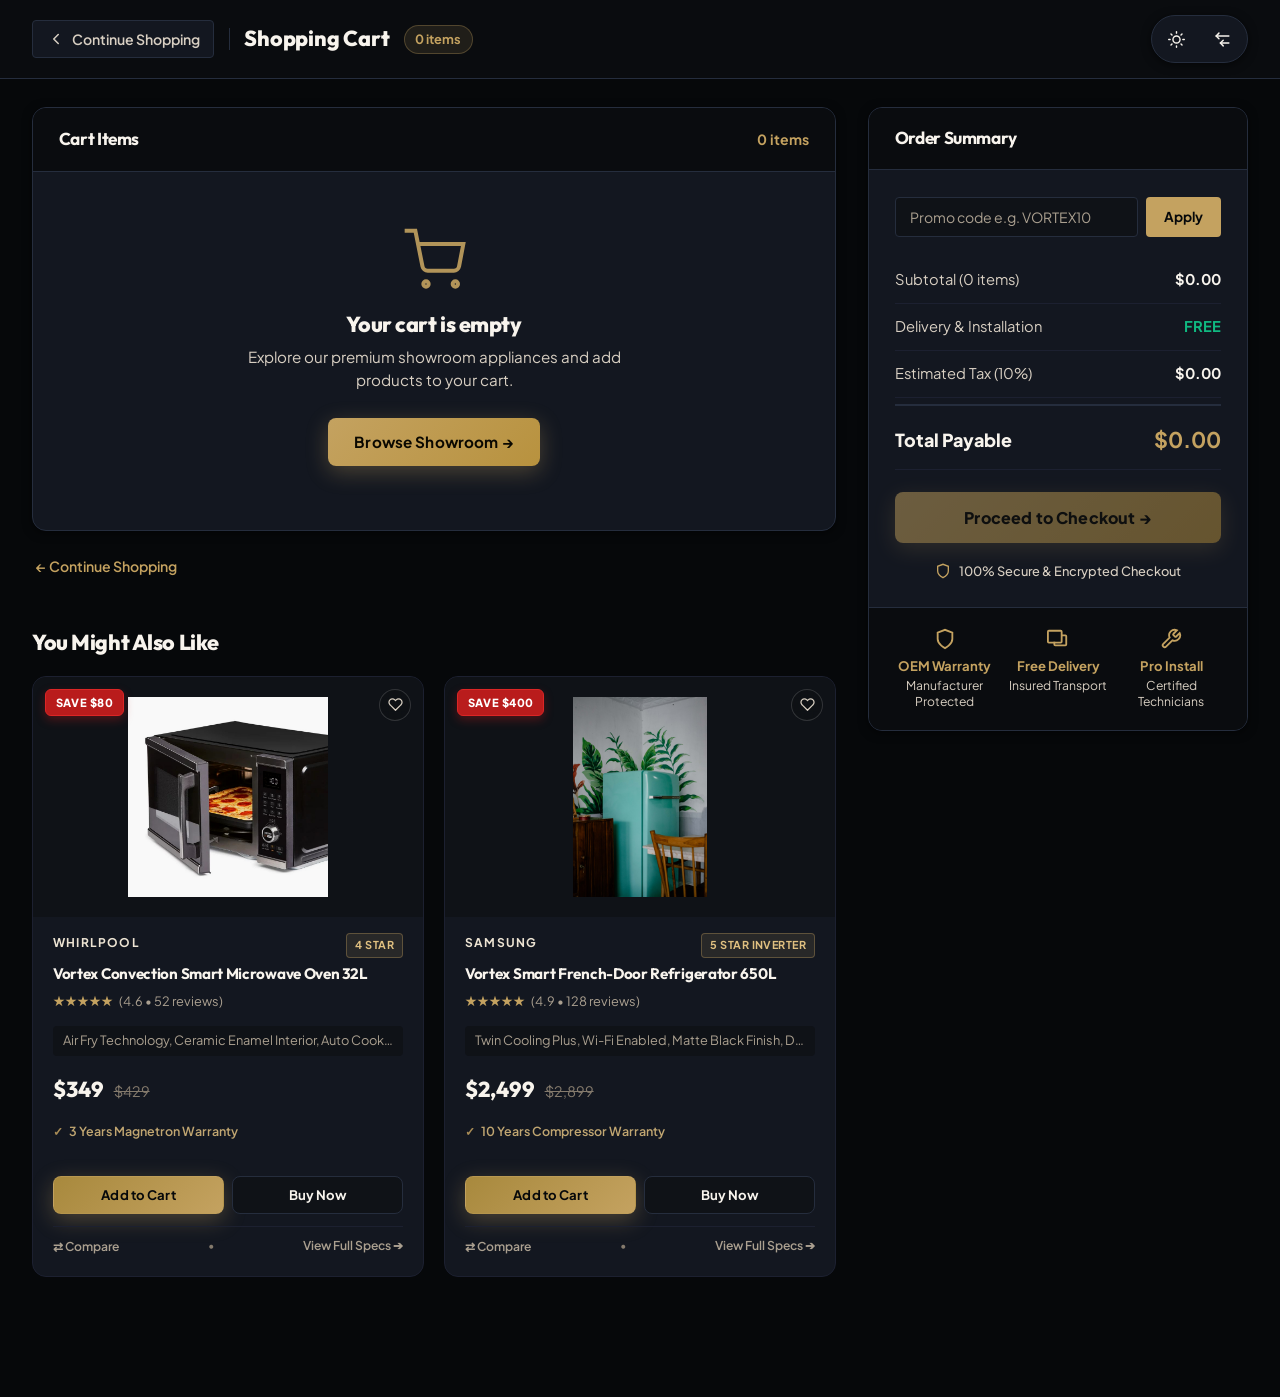
<file: cart.html>
<!DOCTYPE html>
<html lang="en" data-theme="dark">
<head>
<meta charset="UTF-8"/>
<meta name="viewport" content="width=device-width, initial-scale=1.0"/>
<title>Your Cart - VORTEX Home Appliance Store &amp; Service Center</title>
<meta name="description" content="Review your selected appliances, adjust quantities, and proceed to checkout at VORTEX Home Appliance Store."/>
<!-- Theme script loaded synchronously to prevent FOUC -->
<script src="js/theme.js"></script>
<link rel="stylesheet" href="css/styles.css"/>
<link rel="preconnect" href="https://fonts.googleapis.com"/>
<link rel="preconnect" href="https://fonts.gstatic.com" crossorigin/>
<link href="https://fonts.googleapis.com/css2?family=Outfit:wght@400;600;700;800&family=Plus+Jakarta+Sans:wght@400;500;600;700;800&display=swap" rel="stylesheet"/>

<style>
/* ==============================================================
   CART PAGE SPECIFIC STYLES — HIGH CONTRAST IN DARK & LIGHT MODES
   ============================================================== */

/* ==============================================================
   CLEAN & SLEEK CART HEADER (COMPACT, HIGH CONTRAST)
   ============================================================== */
.cart-clean-header {
  background: var(--bg-secondary);
  border-bottom: 1px solid var(--border-medium);
  padding: 0.95rem 0;
  position: sticky;
  top: 0;
  z-index: 900;
  backdrop-filter: blur(16px);
  -webkit-backdrop-filter: blur(16px);
  transition: background var(--transition-normal), border-color var(--transition-normal);
}
.cart-clean-header-inner {
  display: flex;
  align-items: center;
  justify-content: space-between;
  gap: 1.25rem;
}
.cart-clean-left {
  display: flex;
  align-items: center;
  gap: 0.9rem;
  flex-wrap: wrap;
}
.cart-back-btn {
  display: inline-flex;
  align-items: center;
  gap: 0.45rem;
  font-size: 0.88rem;
  font-weight: 600;
  color: var(--text-secondary);
  text-decoration: none;
  padding: 0.42rem 0.85rem;
  border-radius: var(--radius-sm);
  background: var(--bg-card);
  border: 1px solid var(--border-medium);
  transition: all var(--transition-fast);
}
.cart-back-btn:hover {
  color: var(--accent-teal);
  border-color: var(--accent-teal);
  background: rgba(196, 162, 96, 0.08);
}
.cart-back-label-mob {
  display: none;
}
.cart-back-label-desk {
  display: inline;
}
html[dir="rtl"] .cart-back-btn svg {
  transform: rotate(180deg);
}
.cart-clean-divider {
  width: 1px;
  height: 22px;
  background: var(--border-medium);
}
.cart-clean-title {
  font-size: 1.35rem;
  font-weight: 800;
  font-family: var(--font-heading);
  color: var(--text-primary);
  margin: 0;
  letter-spacing: -0.01em;
}
.cart-badge-pill {
  display: inline-flex;
  align-items: center;
  padding: 0.2rem 0.65rem;
  border-radius: var(--radius-full);
  background: rgba(196, 162, 96, 0.12);
  color: var(--accent-teal);
  border: 1px solid rgba(196, 162, 96, 0.3);
  font-size: 0.8rem;
  font-weight: 700;
}
.cart-clean-actions {
  display: flex;
  align-items: center;
  gap: 0.5rem;
  background: var(--bg-card);
  padding: 0.25rem 0.35rem;
  border-radius: var(--radius-full);
  border: 1px solid var(--border-medium);
  box-shadow: var(--shadow-sm);
}
.cart-clean-actions .btn-icon {
  width: 38px;
  height: 38px;
  border-radius: var(--radius-full);
  border: none;
  background: transparent;
  color: var(--text-primary);
  cursor: pointer;
}
.cart-clean-actions .btn-icon:hover {
  background: rgba(196, 162, 96, 0.18);
  color: var(--accent-teal);
}
html[data-theme="light"] .cart-clean-header {
  background: rgba(247, 243, 237, 0.95);
  border-bottom-color: #c8bfb0;
}
html[data-theme="light"] .cart-back-btn {
  background: #ffffff;
  border-color: #c8bfb0;
  color: #3d3025;
}
html[data-theme="light"] .cart-back-btn:hover {
  border-color: var(--accent-teal);
  color: var(--accent-teal);
  background: #ede6dc;
}
html[data-theme="light"] .cart-clean-divider {
  background: #c8bfb0;
}
html[data-theme="light"] .cart-clean-actions {
  background: #ffffff;
  border-color: #c8bfb0;
}
html[data-theme="light"] .cart-clean-actions .btn-icon {
  color: #140f0a;
}
html[data-theme="light"] .cart-clean-actions .btn-icon:hover {
  background: #ede6dc;
  color: var(--accent-teal);
}

/* --- Main Layout --- */
.cart-layout {
  display: grid;
  grid-template-columns: 1fr 380px;
  gap: 2rem;
  align-items: start;
  padding: 1.75rem 0 3.5rem;
}
@media (max-width: 960px) {
  .cart-layout {
    grid-template-columns: 1fr;
  }
}

/* --- Panels --- */
.cart-items-panel,
.cart-summary-panel {
  background: var(--bg-card);
  border: 1px solid var(--border-medium);
  border-radius: var(--radius-lg);
  overflow: hidden;
  box-shadow: var(--shadow-sm);
  transition: background var(--transition-normal), border-color var(--transition-normal);
}
.cart-summary-panel {
  position: sticky;
  top: 95px;
}
.cart-panel-header,
.cart-summary-header {
  display: flex;
  align-items: center;
  justify-content: space-between;
  padding: 1.25rem 1.6rem;
  border-bottom: 1px solid var(--border-medium);
  background: var(--bg-secondary);
  transition: background var(--transition-normal);
}
.cart-panel-header h2,
.cart-summary-header h2 {
  font-size: 1.08rem;
  font-weight: 700;
  font-family: var(--font-heading);
  color: var(--text-primary);
  margin: 0;
}
.cart-panel-header span {
  font-size: 0.88rem;
  font-weight: 700;
  color: var(--accent-teal);
}

/* --- Cart Items List --- */
.cart-item {
  display: grid;
  grid-template-columns: 95px 1fr auto;
  gap: 1.35rem;
  align-items: center;
  padding: 1.35rem 1.6rem;
  border-bottom: 1px solid var(--border-subtle);
  transition: background var(--transition-fast);
}
.cart-item:last-child {
  border-bottom: none;
}
.cart-item:hover {
  background: rgba(196, 162, 96, 0.03);
}
.cart-item-img {
  width: 95px;
  height: 85px;
  border-radius: var(--radius-md);
  overflow: hidden;
  background: var(--bg-tertiary);
  border: 1px solid var(--border-medium);
  flex-shrink: 0;
  display: flex;
  align-items: center;
  justify-content: center;
  padding: 4px;
}
.cart-item-img img {
  width: 100%;
  height: 100%;
  object-fit: contain;
  object-position: center;
  display: block;
}
.cart-item-info {
  min-width: 0;
}
.cart-item-brand {
  font-size: 0.76rem;
  font-weight: 700;
  color: var(--accent-teal);
  letter-spacing: 0.06em;
  text-transform: uppercase;
  margin-bottom: 0.25rem;
}
.cart-item-name {
  font-size: 1rem;
  font-weight: 700;
  color: var(--text-primary);
  margin-bottom: 0.35rem;
  line-height: 1.35;
  white-space: nowrap;
  overflow: hidden;
  text-overflow: ellipsis;
}
.cart-item-price-single {
  font-size: 0.88rem;
  font-weight: 600;
  color: var(--text-secondary);
}
.cart-item-warranty {
  font-size: 0.78rem;
  font-weight: 500;
  color: var(--text-secondary);
  margin-top: 0.3rem;
  display: inline-flex;
  align-items: center;
  gap: 0.35rem;
}
.cart-item-warranty span {
  color: var(--accent-teal);
  font-weight: 800;
}
.cart-item-controls {
  display: flex;
  flex-direction: column;
  align-items: flex-end;
  gap: 0.75rem;
  flex-shrink: 0;
}
.cart-item-total {
  font-size: 1.15rem;
  font-weight: 800;
  color: var(--accent-teal);
}
.cart-qty-row {
  display: flex;
  align-items: center;
  border: 1.5px solid var(--border-medium);
  border-radius: var(--radius-sm);
  overflow: hidden;
}
.cart-qty-btn {
  background: var(--bg-tertiary);
  border: none;
  color: var(--text-primary);
  font-size: 1.05rem;
  font-weight: 700;
  cursor: pointer;
  width: 32px;
  height: 32px;
  display: flex;
  align-items: center;
  justify-content: center;
  transition: all var(--transition-fast);
}
.cart-qty-btn:hover {
  background: var(--accent-teal);
  color: #06080a;
}
.cart-qty-val {
  background: var(--bg-card);
  width: 38px;
  height: 32px;
  display: flex;
  align-items: center;
  justify-content: center;
  font-size: 0.92rem;
  font-weight: 700;
  color: var(--text-primary);
  border-left: 1px solid var(--border-medium);
  border-right: 1px solid var(--border-medium);
}
.cart-remove-btn,
.cart-like-btn {
  display: inline-flex;
  align-items: center;
  gap: 0.4rem;
  padding: 0.35rem 0.65rem;
  border-radius: var(--radius-sm);
  font-size: 0.8rem;
  font-weight: 600;
  cursor: pointer;
  background: var(--bg-tertiary);
  border: 1px solid var(--border-medium);
  color: var(--text-secondary);
  transition: all var(--transition-fast);
  white-space: nowrap;
}
.cart-remove-btn:hover {
  background: rgba(239, 68, 68, 0.12);
  border-color: rgba(239, 68, 68, 0.45);
  color: #ef4444;
}
.cart-like-btn:hover,
.cart-like-btn.active {
  background: rgba(239, 68, 68, 0.12);
  border-color: rgba(239, 68, 68, 0.45);
  color: #ef4444;
}
.cart-like-btn.active svg {
  fill: #ef4444;
  color: #ef4444;
}
html[data-theme="light"] .cart-remove-btn,
html[data-theme="light"] .cart-like-btn {
  background: #f7f3ed;
  border-color: #c8bfb0;
  color: #3d3025;
}
html[data-theme="light"] .cart-remove-btn:hover,
html[data-theme="light"] .cart-like-btn:hover {
  background: #fee2e2;
  border-color: #fca5a5;
  color: #dc2626;
}

/* --- Saved / Liked Appliances Section in Cart --- */
.cart-wishlist-section {
  margin-top: 2.5rem;
  padding-top: 2rem;
  border-top: 1.5px dashed var(--border-medium);
}
.cart-wishlist-header {
  display: flex;
  align-items: center;
  justify-content: space-between;
  margin-bottom: 1.25rem;
}
.cart-wishlist-header h2 {
  font-size: 1.35rem;
  font-weight: 800;
  font-family: var(--font-heading);
  color: var(--text-primary);
  display: inline-flex;
  align-items: center;
  gap: 0.5rem;
  margin: 0;
}
.cart-wishlist-header h2 svg {
  color: #ef4444;
  fill: #ef4444;
}

/* --- Empty Cart State --- */
.cart-empty {
  text-align: center;
  padding: 3.5rem 2rem 4rem;
  display: flex;
  flex-direction: column;
  align-items: center;
  justify-content: center;
}
.cart-empty-icon {
  width: 64px !important;
  height: 64px !important;
  max-width: 64px !important;
  max-height: 64px !important;
  margin: 0 auto 1.25rem;
  color: var(--accent-teal);
  opacity: 0.9;
  display: block;
}
.cart-empty h3 {
  font-size: 1.35rem;
  font-weight: 800;
  color: var(--text-primary);
  font-family: var(--font-heading);
  margin-bottom: 0.5rem;
}
.cart-empty p {
  color: var(--text-secondary);
  font-size: 0.95rem;
  margin-bottom: 1.65rem;
  max-width: 440px;
  line-height: 1.5;
}

/* --- Order Summary Body --- */
.cart-summary-body {
  padding: 1.65rem 1.6rem;
}
.coupon-row {
  display: flex;
  gap: 0.5rem;
  margin-bottom: 1.25rem;
}
.coupon-input {
  flex: 1;
  background: var(--bg-tertiary);
  border: 1.5px solid var(--border-medium);
  border-radius: var(--radius-sm);
  padding: 0.65rem 0.9rem;
  font-size: 0.88rem;
  color: var(--text-primary);
  font-family: var(--font-body);
  outline: none;
  transition: border-color var(--transition-fast);
}
.coupon-input:focus {
  border-color: var(--accent-teal);
  box-shadow: 0 0 0 2px var(--accent-teal-glow);
}
.coupon-input::placeholder {
  color: var(--text-muted);
}
.coupon-apply-btn {
  background: var(--accent-teal);
  border: none;
  border-radius: var(--radius-sm);
  padding: 0.65rem 1.15rem;
  font-size: 0.85rem;
  font-weight: 700;
  color: #06080a;
  cursor: pointer;
  transition: all var(--transition-fast);
  white-space: nowrap;
}
.coupon-apply-btn:hover {
  background: var(--accent-teal-light);
  transform: translateY(-1px);
}
.coupon-msg {
  font-size: 0.82rem;
  font-weight: 600;
  margin-top: -0.75rem;
  margin-bottom: 1.25rem;
  display: none;
}
.coupon-msg.success {
  color: #10b981;
  display: block;
}
.coupon-msg.error {
  color: #ef4444;
  display: block;
}
.summary-line {
  display: flex;
  justify-content: space-between;
  align-items: center;
  padding: 0.7rem 0;
  font-size: 0.92rem;
  color: var(--text-secondary);
  border-bottom: 1px solid var(--border-subtle);
}
.summary-line > span:last-child {
  color: var(--text-primary);
  font-weight: 700;
}
.summary-line:last-of-type {
  border-bottom: none;
}
.summary-line.total-line {
  font-size: 1.12rem;
  font-weight: 800;
  color: var(--text-primary);
  padding-top: 1.1rem;
  margin-top: 0.35rem;
  border-top: 2px solid var(--border-medium);
}
.summary-line.total-line > span:first-child {
  color: var(--text-primary);
}
.summary-line .discount-val {
  color: #10b981 !important;
  font-weight: 700;
}
.summary-line .total-price {
  color: var(--accent-teal) !important;
  font-size: 1.35rem;
  font-weight: 800;
}
.checkout-btn {
  width: 100%;
  justify-content: center;
  margin-top: 1.35rem;
  font-size: 1rem;
  padding: 0.95rem 1.5rem;
  font-weight: 800;
}
.secure-badge {
  display: flex;
  align-items: center;
  justify-content: center;
  gap: 0.45rem;
  font-size: 0.8rem;
  color: var(--text-secondary);
  margin-top: 1.1rem;
  font-weight: 500;
}
.secure-badge svg {
  width: 16px;
  height: 16px;
  flex-shrink: 0;
  color: var(--accent-teal);
}
.cart-guarantees {
  display: grid;
  grid-template-columns: repeat(3, 1fr);
  gap: 0.85rem;
  padding: 1.25rem 1.6rem;
  border-top: 1px solid var(--border-medium);
  background: var(--bg-secondary);
  transition: background var(--transition-normal);
}
.cart-guarantee-item {
  text-align: center;
  font-size: 0.76rem;
  color: var(--text-secondary);
  line-height: 1.35;
}
.cart-guarantee-item svg {
  width: 22px;
  height: 22px;
  margin: 0 auto 0.4rem;
  display: block;
  color: var(--accent-teal);
}
.cart-guarantee-item strong {
  display: block;
  color: var(--accent-teal);
  font-size: 0.82rem;
  font-weight: 700;
  margin-bottom: 0.15rem;
}

/* --- Recommended Section --- */
.cart-recommended {
  margin-top: 3rem;
}
.cart-recommended h2 {
  font-size: 1.35rem;
  font-weight: 800;
  font-family: var(--font-heading);
  color: var(--text-primary);
  margin-bottom: 1.25rem;
}

/* ==============================================================
   EXPLICIT LIGHT MODE ADAPTATIONS FOR CART PAGE
   ============================================================== */
html[data-theme="light"] .cart-page-hero {
  background: #ede8e0;
  border-bottom: 1px solid #c8bfb0;
}
html[data-theme="light"] .cart-items-panel,
html[data-theme="light"] .cart-summary-panel {
  background: #ffffff;
  border-color: #c8bfb0;
  box-shadow: 0 8px 30px rgba(60, 40, 20, 0.08);
}
html[data-theme="light"] .cart-panel-header,
html[data-theme="light"] .cart-summary-header {
  background: #f7f3ed;
  border-bottom: 1px solid #c8bfb0;
}
html[data-theme="light"] .cart-item:hover {
  background: #faf7f2;
}
html[data-theme="light"] .cart-item-img {
  background: #f7f3ed;
  border-color: #ddd5c8;
}
html[data-theme="light"] .cart-qty-row {
  border-color: #c8bfb0;
}
html[data-theme="light"] .cart-qty-btn {
  background: #ede6dc;
  color: #140f0a;
}
html[data-theme="light"] .cart-qty-btn:hover {
  background: var(--accent-teal);
  color: #ffffff;
}
html[data-theme="light"] .cart-qty-val {
  background: #ffffff;
  color: #140f0a;
  border-color: #c8bfb0;
}
html[data-theme="light"] .coupon-input {
  background: #fdfbf7;
  border-color: #c8bfb0;
  color: #140f0a;
}
html[data-theme="light"] .coupon-input::placeholder {
  color: #6e5f50;
}
html[data-theme="light"] .coupon-apply-btn {
  background: var(--accent-teal);
  color: #ffffff;
}
html[data-theme="light"] .cart-guarantees {
  background: #f7f3ed;
  border-top: 1px solid #c8bfb0;
}
html[data-theme="light"] .cart-progress-step {
  color: #3d3025;
}
html[data-theme="light"] .cart-progress-step.active {
  color: var(--accent-teal);
}
html[data-theme="light"] .cart-progress-step .step-num {
  background: #ede6dc;
  border-color: #c8bfb0;
  color: #140f0a;
}
html[data-theme="light"] .cart-progress-step.active .step-num {
  background: var(--accent-teal);
  border-color: var(--accent-teal);
  color: #ffffff;
}
html[data-theme="light"] .cart-progress-line {
  background: #c8bfb0;
}
html[data-theme="light"] #checkout-modal > div {
  background: #ffffff !important;
  border-color: #c8bfb0 !important;
  box-shadow: 0 20px 60px rgba(0, 0, 0, 0.2) !important;
}
html[data-theme="light"] #checkout-order-summary {
  background: #f7f3ed !important;
  border: 1px solid #ddd5c8;
}

/* Sticky summary panel positioning without navbar */
.cart-summary-panel {
  position: sticky;
  top: 5rem !important;
}

/* Clean bottom padding */
main {
  padding-bottom: 4rem;
}

/* Bottom Action Links */
.cart-bottom-actions {
  margin-top: 1.25rem;
  display: flex;
  justify-content: space-between;
  align-items: center;
  gap: 1rem;
  padding: 0.25rem 0.25rem;
}
.cart-action-link {
  font-size: 0.88rem;
  font-weight: 600;
  color: var(--accent-teal);
  text-decoration: none;
  display: inline-flex;
  align-items: center;
  gap: 0.35rem;
  transition: all var(--transition-fast);
}
.cart-action-link:hover {
  text-decoration: underline;
  color: var(--accent-teal-light);
}
.cart-clear-link {
  background: none;
  border: none;
  cursor: pointer;
  font-size: 0.84rem;
  font-weight: 600;
  color: #ef4444;
  opacity: 0.85;
  transition: all var(--transition-fast);
  padding: 0.4rem 0.6rem;
  border-radius: var(--radius-sm);
}
.cart-clear-link:hover {
  opacity: 1;
  background: rgba(239, 68, 68, 0.08);
}

/* ==============================================================
   RESPONSIVE MOBILE VIEW (320px - 768px)
   ============================================================== */
@media (max-width: 768px) {
  .cart-layout {
    grid-template-columns: 1fr;
    gap: 1.5rem;
    padding: 1.25rem 0 3rem;
  }
}

@media (max-width: 640px) {
  /* Header adjustments for mobile */
  .cart-clean-header {
    padding: 0.65rem 0;
  }
  .cart-clean-header-inner {
    gap: 0.75rem;
  }
  .cart-clean-left {
    gap: 0.75rem;
    flex-wrap: nowrap;
    min-width: 0;
    align-items: center;
  }
  .cart-back-btn {
    padding: 0.38rem 0.65rem;
    font-size: 0.82rem;
    gap: 0.3rem;
    white-space: nowrap;
    flex-shrink: 0;
    line-height: 1;
  }
  .cart-back-label-desk {
    display: none;
  }
  .cart-back-label-mob {
    display: inline;
  }
  .cart-clean-divider {
    display: none;
  }
  .cart-clean-title {
    font-size: 1.12rem;
    font-weight: 800;
    white-space: nowrap;
    overflow: visible;
    line-height: 1.2;
    flex-shrink: 0;
  }
  .cart-badge-pill {
    display: none; /* Hide on mobile to give full clean space to title and icons */
  }
  .cart-clean-actions {
    padding: 0.2rem 0.35rem;
    gap: 0.25rem;
    flex-shrink: 0;
    margin-inline-start: auto;
  }
  .cart-clean-actions .btn-icon {
    width: 34px;
    height: 34px;
  }
  .cart-clean-actions .btn-icon svg {
    width: 16px;
    height: 16px;
  }

  /* Cart Layout & Panels */
  .cart-layout {
    padding: 0.85rem 0 2.5rem;
    gap: 1.25rem;
  }
  .cart-panel-header,
  .cart-summary-header {
    padding: 0.85rem 1rem;
  }
  .cart-panel-header h2,
  .cart-summary-header h2 {
    font-size: 1rem;
  }

  /* Cart Items mobile layout — 2-tier card grid */
  .cart-item {
    display: grid;
    grid-template-columns: 72px 1fr;
    grid-template-rows: auto auto;
    gap: 0.75rem 0.9rem;
    align-items: start;
    padding: 1rem 0.95rem;
  }
  .cart-item-img {
    grid-column: 1;
    grid-row: 1;
    width: 72px;
    height: 72px;
  }
  .cart-item-info {
    grid-column: 2;
    grid-row: 1;
  }
  .cart-item-brand {
    font-size: 0.72rem;
    margin-bottom: 0.15rem;
  }
  .cart-item-name {
    font-size: 0.9rem;
    white-space: normal;
    display: -webkit-box;
    -webkit-line-clamp: 2;
    -webkit-box-orient: vertical;
    overflow: hidden;
    margin-bottom: 0.25rem;
  }
  .cart-item-price-single {
    font-size: 0.82rem;
  }
  .cart-item-warranty {
    font-size: 0.72rem;
  }

  /* Controls row spans full width */
  .cart-item-controls {
    grid-column: 1 / -1;
    grid-row: 2;
    display: flex;
    flex-direction: row;
    align-items: center;
    justify-content: space-between;
    padding-top: 0.75rem;
    border-top: 1px solid var(--border-subtle);
    gap: 0.5rem;
    flex-wrap: wrap;
    width: 100%;
  }
  .cart-qty-row {
    order: 1;
  }
  .cart-item-total {
    order: 2;
    font-size: 1.1rem;
  }
  .cart-item-actions {
    order: 3;
    display: flex;
    align-items: center;
    gap: 0.45rem;
    width: 100%;
    justify-content: flex-end;
    margin-top: 0.15rem;
  }
  .cart-remove-btn,
  .cart-like-btn {
    padding: 0.35rem 0.55rem;
    font-size: 0.78rem;
    gap: 0.3rem;
  }

  /* Order Summary Body */
  .cart-summary-body {
    padding: 1.15rem 1rem;
  }
  .coupon-row {
    gap: 0.45rem;
    margin-bottom: 1rem;
  }
  .coupon-input {
    padding: 0.6rem 0.75rem;
    font-size: 0.84rem;
  }
  .coupon-apply-btn {
    padding: 0.6rem 1rem;
    font-size: 0.82rem;
  }
  .summary-line {
    padding: 0.65rem 0;
    font-size: 0.88rem;
  }
  .summary-line.total-line {
    font-size: 1.08rem;
    padding-top: 0.95rem;
  }
  .summary-line .total-price {
    font-size: 1.25rem;
  }
  .checkout-btn {
    padding: 0.85rem 1.25rem;
    font-size: 0.95rem;
    margin-top: 1.15rem;
  }
  .secure-badge {
    font-size: 0.75rem;
    margin-top: 0.85rem;
  }
  .cart-guarantees {
    padding: 1rem 0.75rem;
    gap: 0.4rem;
  }
  .cart-guarantee-item {
    font-size: 0.7rem;
  }
  .cart-guarantee-item svg {
    width: 20px;
    height: 20px;
    margin-bottom: 0.25rem;
  }
  .cart-guarantee-item strong {
    font-size: 0.75rem;
  }

  /* Recommended products: single column on mobile */
  #cart-recommended-grid,
  #cart-wishlist-grid {
    grid-template-columns: 1fr !important;
    gap: 1rem !important;
  }
  .cart-recommended h2,
  .cart-wishlist-header h2 {
    font-size: 1.15rem;
  }
}
</style>
</head>
<body>

<!-- Clean, Compact Cart Header with Integrated Theme & RTL Controls -->
<header class="cart-clean-header">
  <div class="container cart-clean-header-inner">
    <div class="cart-clean-left">
      <a href="products.html" class="cart-back-btn" title="Back to Products Showroom">
        <svg width="18" height="18" viewBox="0 0 24 24" fill="none" stroke="currentColor" stroke-width="2" stroke-linecap="round" stroke-linejoin="round">
          <polyline points="15 18 9 12 15 6"></polyline>
        </svg>
        <span class="cart-back-label-desk">Continue Shopping</span>
        <span class="cart-back-label-mob">Back</span>
      </a>
      <div class="cart-clean-divider"></div>
      <h1 class="cart-clean-title">Shopping Cart</h1>
      <span class="cart-badge-pill" id="cart-header-count">0 items</span>
    </div>

    <!-- Theme & RTL Controls (properly positioned in top header) -->
    <div class="cart-clean-actions" aria-label="Theme and RTL controls">
      <button class="btn-icon theme-toggle-btn" title="Toggle Theme" aria-label="Toggle Theme">
        <svg xmlns="http://www.w3.org/2000/svg" width="17" height="17" viewBox="0 0 24 24" fill="none" stroke="currentColor" stroke-width="2" stroke-linecap="round" stroke-linejoin="round"><circle cx="12" cy="12" r="5"/><line x1="12" y1="1" x2="12" y2="3"/><line x1="12" y1="21" x2="12" y2="23"/><line x1="4.22" y1="4.22" x2="5.64" y2="5.64"/><line x1="18.36" y1="18.36" x2="19.78" y2="19.78"/><line x1="1" y1="12" x2="3" y2="12"/><line x1="21" y1="12" x2="23" y2="12"/><line x1="4.22" y1="19.78" x2="5.64" y2="18.36"/><line x1="18.36" y1="5.64" x2="19.78" y2="4.22"/></svg>
      </button>
      <button class="btn-icon dir-toggle-btn" title="Toggle Direction" aria-label="Toggle Direction">
        <svg xmlns="http://www.w3.org/2000/svg" width="17" height="17" viewBox="0 0 24 24" fill="none" stroke="currentColor" stroke-width="2" stroke-linecap="round" stroke-linejoin="round"><polyline points="7 11 3 7 7 3"/><line x1="21" y1="7" x2="3" y2="7"/><line x1="21" y1="17" x2="9" y2="17"/><polyline points="13 21 9 17 13 13"/></svg>
      </button>
    </div>
  </div>
</header>

<!-- Cart Main Content -->
<main>
  <div class="container">
    <div class="cart-layout">
      <!-- Left Column: Items Panel -->
      <div>
        <div class="cart-items-panel">
          <div class="cart-panel-header">
            <h2>Cart Items</h2>
            <span id="cart-item-count-label">0 items</span>
          </div>
          <div id="cart-items-list"></div>
        </div>

        <div class="cart-bottom-actions">
          <a href="products.html" class="cart-action-link">&#8592; Continue Shopping</a>
          <button id="clear-cart-btn" class="cart-clear-link" onclick="clearEntireCart()">Clear Cart</button>
        </div>

        <!-- Recommended Products Section -->
        <div class="cart-recommended" id="cart-recommended-section">
          <h2>You Might Also Like</h2>
          <div class="product-grid" id="cart-recommended-grid" style="grid-template-columns:repeat(2,1fr);"></div>
        </div>

        <!-- Saved / Liked Appliances (Wishlist) Section -->
        <div class="cart-wishlist-section" id="cart-wishlist-section" style="display:none;">
          <div class="cart-wishlist-header">
            <h2>
              <svg width="20" height="20" viewBox="0 0 24 24" fill="currentColor" stroke="currentColor" stroke-width="2"><path d="M20.84 4.61a5.5 5.5 0 0 0-7.78 0L12 5.67l-1.06-1.06a5.5 5.5 0 0 0-7.78 7.78l1.06 1.06L12 21.23l7.78-7.78 1.06-1.06a5.5 5.5 0 0 0 0-7.78z"/></svg>
              <span>Saved / Liked Appliances</span>
            </h2>
            <a href="products.html" class="link-btn" style="font-size:0.85rem;font-weight:700;color:var(--accent-teal);">Explore All Showroom Models &#8594;</a>
          </div>
          <div class="product-grid" id="cart-wishlist-grid" style="grid-template-columns:repeat(2,1fr);"></div>
        </div>
      </div>

      <!-- Right Column: Order Summary -->
      <div>
        <div class="cart-summary-panel">
          <div class="cart-summary-header">
            <h2>Order Summary</h2>
          </div>
          <div class="cart-summary-body">
            <div class="coupon-row">
              <input type="text" id="coupon-input" class="coupon-input" placeholder="Promo code e.g. VORTEX10"/>
              <button class="coupon-apply-btn" onclick="applyCoupon()">Apply</button>
            </div>
            <div class="coupon-msg" id="coupon-msg"></div>

            <div class="summary-line">
              <span>Subtotal (<span id="summary-qty">0</span> items)</span>
              <span id="summary-subtotal">$0.00</span>
            </div>
            <div class="summary-line" id="discount-line" style="display:none;">
              <span>Promo Discount</span>
              <span class="discount-val" id="summary-discount">-$0.00</span>
            </div>
            <div class="summary-line">
              <span>Delivery &amp; Installation</span>
              <span style="color:#10b981;font-weight:700;">FREE</span>
            </div>
            <div class="summary-line">
              <span>Estimated Tax (10%)</span>
              <span id="summary-tax">$0.00</span>
            </div>
            <div class="summary-line total-line">
              <span>Total Payable</span>
              <span class="total-price" id="summary-total">$0.00</span>
            </div>

            <button class="btn btn-primary checkout-btn" id="checkout-btn" onclick="proceedCheckout()">
              Proceed to Checkout &#x2192;
            </button>

            <div class="secure-badge">
              <svg width="15" height="15" fill="none" stroke="currentColor" stroke-width="2" viewBox="0 0 24 24">
                <path d="M12 22s8-4 8-10V5l-8-3-8 3v7c0 6 8 10 8 10z"/>
              </svg>
              <span>100% Secure &amp; Encrypted Checkout</span>
            </div>
          </div>

          <!-- Trust Guarantees -->
          <div class="cart-guarantees">
            <div class="cart-guarantee-item">
              <svg width="22" height="22" fill="none" stroke="currentColor" stroke-width="2" viewBox="0 0 24 24">
                <path d="M12 22s8-4 8-10V5l-8-3-8 3v7c0 6 8 10 8 10z"/>
              </svg>
              <strong>OEM Warranty</strong>
              <span>Manufacturer Protected</span>
            </div>
            <div class="cart-guarantee-item">
              <svg width="22" height="22" fill="none" stroke="currentColor" stroke-width="2" viewBox="0 0 24 24">
                <rect x="1" y="3" width="15" height="13" rx="1"/>
                <path d="M16 8h4a1 1 0 0 1 1 1v9a1 1 0 0 1-1 1H9a1 1 0 0 1-1-1v-3"/>
              </svg>
              <strong>Free Delivery</strong>
              <span>Insured Transport</span>
            </div>
            <div class="cart-guarantee-item">
              <svg width="22" height="22" fill="none" stroke="currentColor" stroke-width="2" viewBox="0 0 24 24">
                <path d="M14.7 6.3a1 1 0 0 0 0 1.4l1.6 1.6a1 1 0 0 0 1.4 0l3.77-3.77a6 6 0 0 1-7.94 7.94l-6.91 6.91a2.12 2.12 0 0 1-3-3l6.91-6.91a6 6 0 0 1 7.94-7.94l-3.76 3.76z"/>
              </svg>
              <strong>Pro Install</strong>
              <span>Certified Technicians</span>
            </div>
          </div>
        </div>
      </div>
    </div>
  </div>
</main>

<!-- Checkout Modal -->
<div id="checkout-modal" class="drawer-backdrop" style="display:none;">
  <div style="background:var(--bg-card);border:1.5px solid var(--border-medium);border-radius:var(--radius-lg);width:92%;max-width:580px;max-height:88vh;overflow-y:auto;margin:4vh auto;padding:2.25rem;position:relative;box-shadow:var(--shadow-lg);">
    <div style="display:flex;justify-content:space-between;align-items:flex-start;margin-bottom:1.5rem;border-bottom:1px solid var(--border-subtle);padding-bottom:1rem;">
      <div>
        <span class="badge badge-teal" style="margin-bottom:.4rem;">Fast &amp; Certified Checkout</span>
        <h3 class="heading-md" style="margin:0;color:var(--text-primary);">Complete Your Order</h3>
      </div>
      <button class="btn-icon" onclick="closeCheckoutModal()">&#x2715;</button>
    </div>

    <div id="checkout-order-summary" style="background:var(--bg-tertiary);border:1px solid var(--border-subtle);border-radius:var(--radius-md);padding:1.15rem;margin-bottom:1.5rem;font-size:.88rem;"></div>

    <form id="checkout-form" onsubmit="submitOrder(event)">
      <div style="display:grid;grid-template-columns:1fr 1fr;gap:1rem;margin-bottom:1rem;">
        <div class="form-group">
          <label class="form-label" style="font-size:.85rem;font-weight:600;color:var(--text-secondary);">Full Name *</label>
          <input type="text" class="form-control" id="co-name" required placeholder="John Doe">
        </div>
        <div class="form-group">
          <label class="form-label" style="font-size:.85rem;font-weight:600;color:var(--text-secondary);">Phone *</label>
          <input type="tel" class="form-control" id="co-phone" required placeholder="+1 (555) 000-0000">
        </div>
      </div>
      <div class="form-group" style="margin-bottom:1rem;">
        <label class="form-label" style="font-size:.85rem;font-weight:600;color:var(--text-secondary);">Email Address *</label>
        <input type="email" class="form-control" id="co-email" required placeholder="john@example.com">
      </div>
      <div class="form-group" style="margin-bottom:1rem;">
        <label class="form-label" style="font-size:.85rem;font-weight:600;color:var(--text-secondary);">Delivery Address *</label>
        <input type="text" class="form-control" id="co-address" required placeholder="Street, City, State, ZIP">
      </div>
      <div style="display:grid;grid-template-columns:1fr 1fr;gap:1rem;margin-bottom:1.25rem;">
        <div class="form-group">
          <label class="form-label" style="font-size:.85rem;font-weight:600;color:var(--text-secondary);">Delivery Date</label>
          <input type="date" class="form-control" id="co-date">
        </div>
        <div class="form-group">
          <label class="form-label" style="font-size:.85rem;font-weight:600;color:var(--text-secondary);">Installation Slot</label>
          <select class="form-select" id="co-slot">
            <option>Morning (9am - 12pm)</option>
            <option>Afternoon (12pm - 4pm)</option>
            <option>Evening (4pm - 7pm)</option>
          </select>
        </div>
      </div>
      <div class="form-group" style="margin-bottom:1.5rem;">
        <label class="form-label" style="font-size:.85rem;font-weight:600;color:var(--text-secondary);">Special Delivery Instructions</label>
        <textarea class="form-control" rows="2" placeholder="Building access code, floor/apartment number, etc."></textarea>
      </div>
      <div style="display:flex;gap:.75rem;">
        <button type="submit" class="btn btn-primary" style="flex:1;justify-content:center;font-weight:800;">Confirm &amp; Place Order &#x2192;</button>
        <button type="button" class="btn btn-secondary" onclick="closeCheckoutModal()">Cancel</button>
      </div>
    </form>
  </div>
</div>

<!-- Footer removed per cart page requirements -->

<script src="js/app.js"></script>
<script>
var VALID_COUPONS = { VORTEX10: 10, SAVE15: 15, FIRST20: 20, APPLIANCE5: 5 };
var appliedDiscount = 0;

function getCart() {
  return JSON.parse(localStorage.getItem('vortex_cart') || '[]');
}

function saveCart(c) {
  localStorage.setItem('vortex_cart', JSON.stringify(c));
  if (window.AppState) {
    window.AppState.cart = c;
  }
  var t = c.reduce(function(s, i) { return s + (i.quantity || 1); }, 0);
  document.querySelectorAll('#header-cart-count, .cart-badge').forEach(function(el) {
    el.textContent = t;
  });
}

function fmt(n) {
  return '$' + n.toLocaleString('en-US', { minimumFractionDigits: 2, maximumFractionDigits: 2 });
}

function renderCartPage() {
  var cart = getCart();
  var listEl = document.getElementById('cart-items-list');
  var cntEl = document.getElementById('cart-item-count-label');
  var headerCnt = document.getElementById('cart-header-count');
  var qty = cart.reduce(function(s, i) { return s + (i.quantity || 1); }, 0);
  var labelText = qty + ' item' + (qty !== 1 ? 's' : '');
  if (cntEl) cntEl.textContent = labelText;
  if (headerCnt) headerCnt.textContent = labelText;

  if (cart.length === 0) {
    listEl.innerHTML = '<div class="cart-empty">' +
      '<svg class="cart-empty-icon" width="64" height="64" fill="none" stroke="currentColor" stroke-width="1.5" viewBox="0 0 24 24"><circle cx="9" cy="21" r="1"/><circle cx="20" cy="21" r="1"/><path d="M1 1h4l2.68 13.39a2 2 0 0 0 2 1.61h9.72a2 2 0 0 0 2-1.61L23 6H6"/></svg>' +
      '<h3>Your cart is empty</h3><p>Explore our premium showroom appliances and add products to your cart.</p>' +
      '<a href="products.html" class="btn btn-primary" style="display:inline-flex;padding:0.75rem 1.65rem;font-weight:700;">Browse Showroom &#x2192;</a></div>';
    document.getElementById('clear-cart-btn').style.display = 'none';
    updateSummary(cart);
    renderRecommended(cart);
    return;
  }

  document.getElementById('clear-cart-btn').style.display = '';
  listEl.innerHTML = cart.map(function(item) {
    var lt = (item.price || 0) * (item.quantity || 1);
    var isLiked = (window.AppState && window.AppState.wishlist) ? window.AppState.wishlist.indexOf(item.id) !== -1 : (JSON.parse(localStorage.getItem('vortex_wishlist') || '[]').indexOf(item.id) !== -1);
    return '<div class="cart-item">' +
      '<div class="cart-item-img"><img src="' + item.image + '" alt="' + item.name + '" loading="lazy"/></div>' +
      '<div class="cart-item-info">' +
        '<div class="cart-item-brand">' + (item.brand || 'VORTEX') + '</div>' +
        '<div class="cart-item-name" title="' + item.name + '">' + item.name + '</div>' +
        '<div class="cart-item-price-single">Unit Price: ' + fmt(item.price || 0) + '</div>' +
        (item.warranty ? '<div class="cart-item-warranty"><span>&#x2713;</span>' + item.warranty + ' Warranty Included</div>' : '') +
      '</div>' +
      '<div class="cart-item-controls">' +
        '<div class="cart-item-total">' + fmt(lt) + '</div>' +
        '<div class="cart-qty-row">' +
          '<button class="cart-qty-btn" onclick="changeQty(\'' + item.id + '\', -1)" title="Decrease quantity">&#x2212;</button>' +
          '<div class="cart-qty-val">' + (item.quantity || 1) + '</div>' +
          '<button class="cart-qty-btn" onclick="changeQty(\'' + item.id + '\', 1)" title="Increase quantity">+</button>' +
        '</div>' +
        '<div class="cart-item-actions">' +
          '<button class="cart-like-btn ' + (isLiked ? 'active' : '') + '" onclick="toggleCartItemWishlist(\'' + item.id + '\', this)" title="' + (isLiked ? 'Saved to Liked' : 'Save to Liked') + '">' +
            '<svg width="14" height="14" viewBox="0 0 24 24" fill="' + (isLiked ? 'currentColor' : 'none') + '" stroke="currentColor" stroke-width="2" stroke-linecap="round" stroke-linejoin="round"><path d="M20.84 4.61a5.5 5.5 0 0 0-7.78 0L12 5.67l-1.06-1.06a5.5 5.5 0 0 0-7.78 7.78l1.06 1.06L12 21.23l7.78-7.78 1.06-1.06a5.5 5.5 0 0 0 0-7.78z"/></svg>' +
            '<span>' + (isLiked ? 'Saved' : 'Save') + '</span>' +
          '</button>' +
          '<button class="cart-remove-btn" onclick="removeFromCart(\'' + item.id + '\')" title="Remove item">' +
            '<svg width="13" height="13" fill="none" stroke="currentColor" stroke-width="2" viewBox="0 0 24 24"><polyline points="3 6 5 6 21 6"/><path d="M19 6l-1 14a2 2 0 0 1-2 2H8a2 2 0 0 1-2-2L5 6m5 0V4a1 1 0 0 1 1-1h2a1 1 0 0 1 1 1v2"/></svg>' +
            '<span>Remove</span>' +
          '</button>' +
        '</div>' +
      '</div></div>';
  }).join('');

  updateSummary(cart);
  renderRecommended(cart);
  renderSavedWishlist();
}

function changeQty(id, d) {
  var c = getCart();
  var item = c.find(function(x) { return x.id === id; });
  if (!item) return;
  item.quantity = Math.max(1, (item.quantity || 1) + d);
  saveCart(c);
  renderCartPage();
}

function removeFromCart(id) {
  saveCart(getCart().filter(function(i) { return i.id !== id; }));
  renderCartPage();
}

window.toggleCartItemWishlist = function(id, btn) {
  if (window.toggleWishlist) {
    window.toggleWishlist(id, btn);
  } else {
    var saved = JSON.parse(localStorage.getItem('vortex_wishlist') || '[]');
    var idx = saved.indexOf(id);
    if (idx !== -1) {
      saved.splice(idx, 1);
      if (btn) btn.classList.remove('active');
    } else {
      saved.push(id);
      if (btn) btn.classList.add('active');
    }
    localStorage.setItem('vortex_wishlist', JSON.stringify(saved));
  }
  renderCartPage();
};

window.renderSavedWishlist = function() {
  var wishlistSec = document.getElementById('cart-wishlist-section');
  var wishlistGrid = document.getElementById('cart-wishlist-grid');
  if (!wishlistSec || !wishlistGrid) return;
  var wishlistIds = JSON.parse(localStorage.getItem('vortex_wishlist') || '[]');
  var all = window._vortexProducts || [];
  var savedProducts = all.filter(function(p) { return wishlistIds.indexOf(p.id) !== -1; });
  if (savedProducts.length === 0) {
    wishlistSec.style.display = 'none';
    return;
  }
  wishlistSec.style.display = '';
  wishlistGrid.innerHTML = savedProducts.map(function(p) {
    return window.renderProductCard ? window.renderProductCard(p) : '';
  }).join('');
};

window.clearEntireCart = function() {
  if (confirm('Are you sure you want to remove all items from your cart?')) {
    saveCart([]);
    renderCartPage();
  }
};

function updateSummary(cart) {
  var sub = cart.reduce(function(s, i) { return s + (i.price || 0) * (i.quantity || 1); }, 0);
  var qty = cart.reduce(function(s, i) { return s + (i.quantity || 1); }, 0);
  var disc = sub * (appliedDiscount / 100);
  var tax = (sub - disc) * 0.10;
  var total = sub - disc + tax;

  document.getElementById('summary-qty').textContent = qty;
  document.getElementById('summary-subtotal').textContent = fmt(sub);
  document.getElementById('summary-tax').textContent = fmt(tax);
  document.getElementById('summary-total').textContent = fmt(total);

  var dl = document.getElementById('discount-line');
  if (appliedDiscount > 0) {
    dl.style.display = 'flex';
    document.getElementById('summary-discount').textContent = '-' + fmt(disc);
  } else {
    dl.style.display = 'none';
  }

  var cb = document.getElementById('checkout-btn');
  if (cart.length === 0) {
    cb.disabled = true;
    cb.style.opacity = '0.5';
    cb.style.cursor = 'not-allowed';
  } else {
    cb.disabled = false;
    cb.style.opacity = '';
    cb.style.cursor = '';
  }
}

window.applyCoupon = function() {
  var code = document.getElementById('coupon-input').value.trim().toUpperCase();
  var msg = document.getElementById('coupon-msg');
  if (!code) {
    msg.textContent = 'Please enter a promo code.';
    msg.className = 'coupon-msg error';
    return;
  }
  if (VALID_COUPONS[code]) {
    appliedDiscount = VALID_COUPONS[code];
    msg.textContent = 'Coupon applied! ' + appliedDiscount + '% discount added.';
    msg.className = 'coupon-msg success';
    updateSummary(getCart());
  } else {
    appliedDiscount = 0;
    msg.textContent = 'Invalid promo code. Try: VORTEX10, SAVE15, FIRST20, APPLIANCE5';
    msg.className = 'coupon-msg error';
    updateSummary(getCart());
  }
};

function renderRecommended(cart) {
  var sec = document.getElementById('cart-recommended-section');
  var grid = document.getElementById('cart-recommended-grid');
  var ids = cart.map(function(i) { return i.id; });
  var all = window._vortexProducts || [];
  var picks = all.filter(function(p) { return ids.indexOf(p.id) === -1; }).sort(function() { return 0.5 - Math.random(); }).slice(0, 2);
  if (!picks.length) {
    sec.style.display = 'none';
    return;
  }
  sec.style.display = '';
  grid.innerHTML = picks.map(function(p) {
    return window.renderProductCard ? window.renderProductCard(p) : '';
  }).join('');
}

window.proceedCheckout = function() {
  var cart = getCart();
  if (!cart.length) return;
  var modal = document.getElementById('checkout-modal');
  modal.style.display = 'flex';
  modal.style.alignItems = 'flex-start';
  document.body.style.overflow = 'hidden';

  var sub = cart.reduce(function(s, i) { return s + (i.price || 0) * (i.quantity || 1); }, 0);
  var disc = sub * (appliedDiscount / 100);
  var tax = (sub - disc) * 0.10;
  var total = sub - disc + tax;

  document.getElementById('checkout-order-summary').innerHTML =
    '<div style="font-weight:700;color:var(--text-primary);margin-bottom:.75rem;font-size:.95rem;">Order Summary Review</div>' +
    cart.map(function(i) {
      return '<div style="display:flex;justify-content:space-between;padding:.35rem 0;font-size:.85rem;color:var(--text-secondary);">' +
        '<span>' + i.name + ' &times; ' + (i.quantity || 1) + '</span>' +
        '<span style="font-weight:600;color:var(--text-primary);">' + fmt((i.price || 0) * (i.quantity || 1)) + '</span></div>';
    }).join('') +
    '<div style="border-top:1.5px solid var(--border-medium);margin-top:.75rem;padding-top:.75rem;display:flex;justify-content:space-between;font-weight:800;font-size:1.05rem;">' +
    '<span style="color:var(--text-primary);">Total Payable</span><span style="color:var(--accent-teal);">' + fmt(total) + '</span></div>';

  var today = new Date().toISOString().split('T')[0];
  document.getElementById('co-date').min = today;
  document.getElementById('co-date').value = today;
};

window.closeCheckoutModal = function() {
  document.getElementById('checkout-modal').style.display = 'none';
  document.body.style.overflow = '';
};

window.submitOrder = function(e) {
  e.preventDefault();
  var name = document.getElementById('co-name').value.trim();
  document.getElementById('checkout-form').innerHTML =
    '<div style="text-align:center;padding:2rem 0;">' +
    '<svg width="56" height="56" fill="none" stroke="var(--accent-teal)" stroke-width="2" viewBox="0 0 24 24" style="margin:0 auto 1.25rem;display:block;"><path d="M22 11.08V12a10 10 0 1 1-5.93-9.14"/><polyline points="22 4 12 14.01 9 11.01"/></svg>' +
    '<h3 style="color:var(--accent-teal);font-family:var(--font-heading);font-size:1.4rem;margin-bottom:.6rem;">Order Confirmed, ' + name + '!</h3>' +
    '<p style="color:var(--text-secondary);font-size:.95rem;max-width:420px;margin:0 auto 1.5rem;line-height:1.5;">Thank you for shopping with VORTEX. Your order receipt and installation schedule details have been dispatched to your email.</p>' +
    '<button class="btn btn-primary" onclick="closeCheckoutModal(); saveCart([]); renderCartPage();">Back to Store</button>' +
    '</div>';
};

document.addEventListener('DOMContentLoaded', function() {
  renderCartPage();
});
</script>
</body>
</html>
</file>
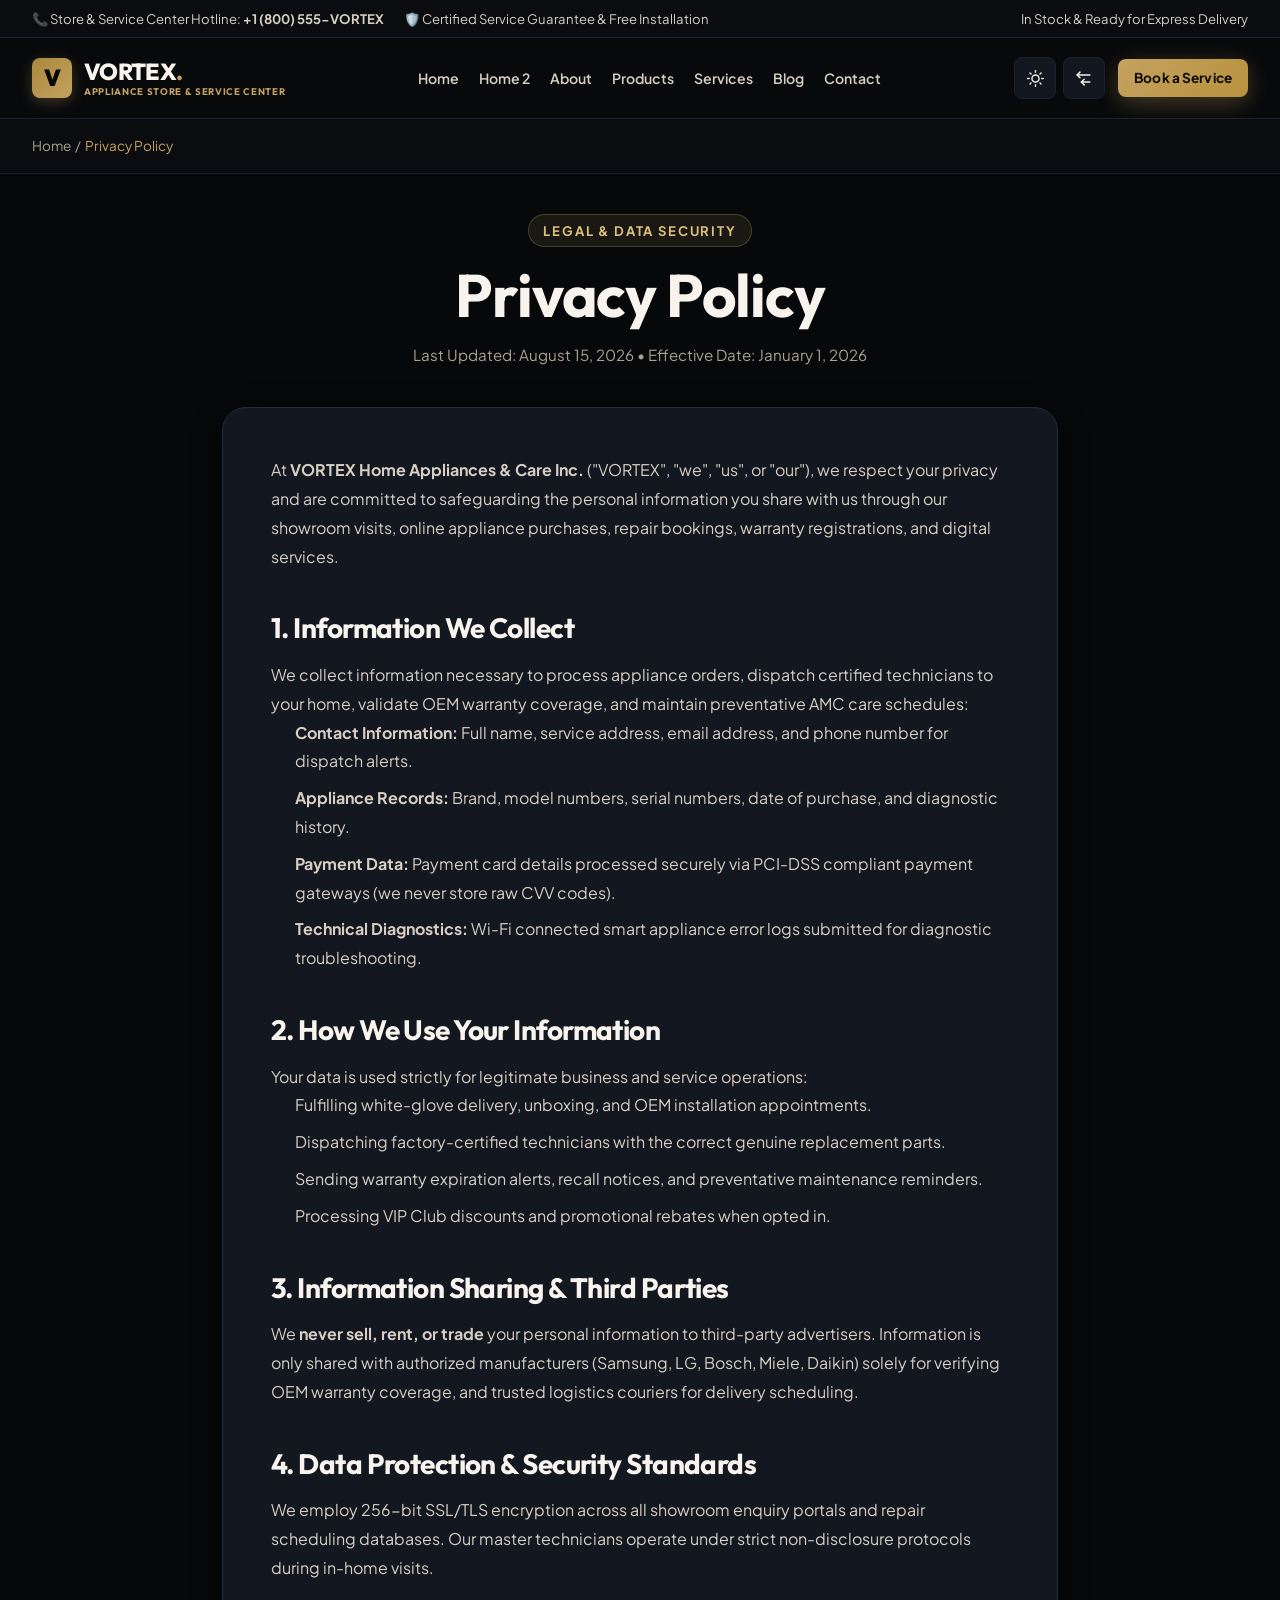
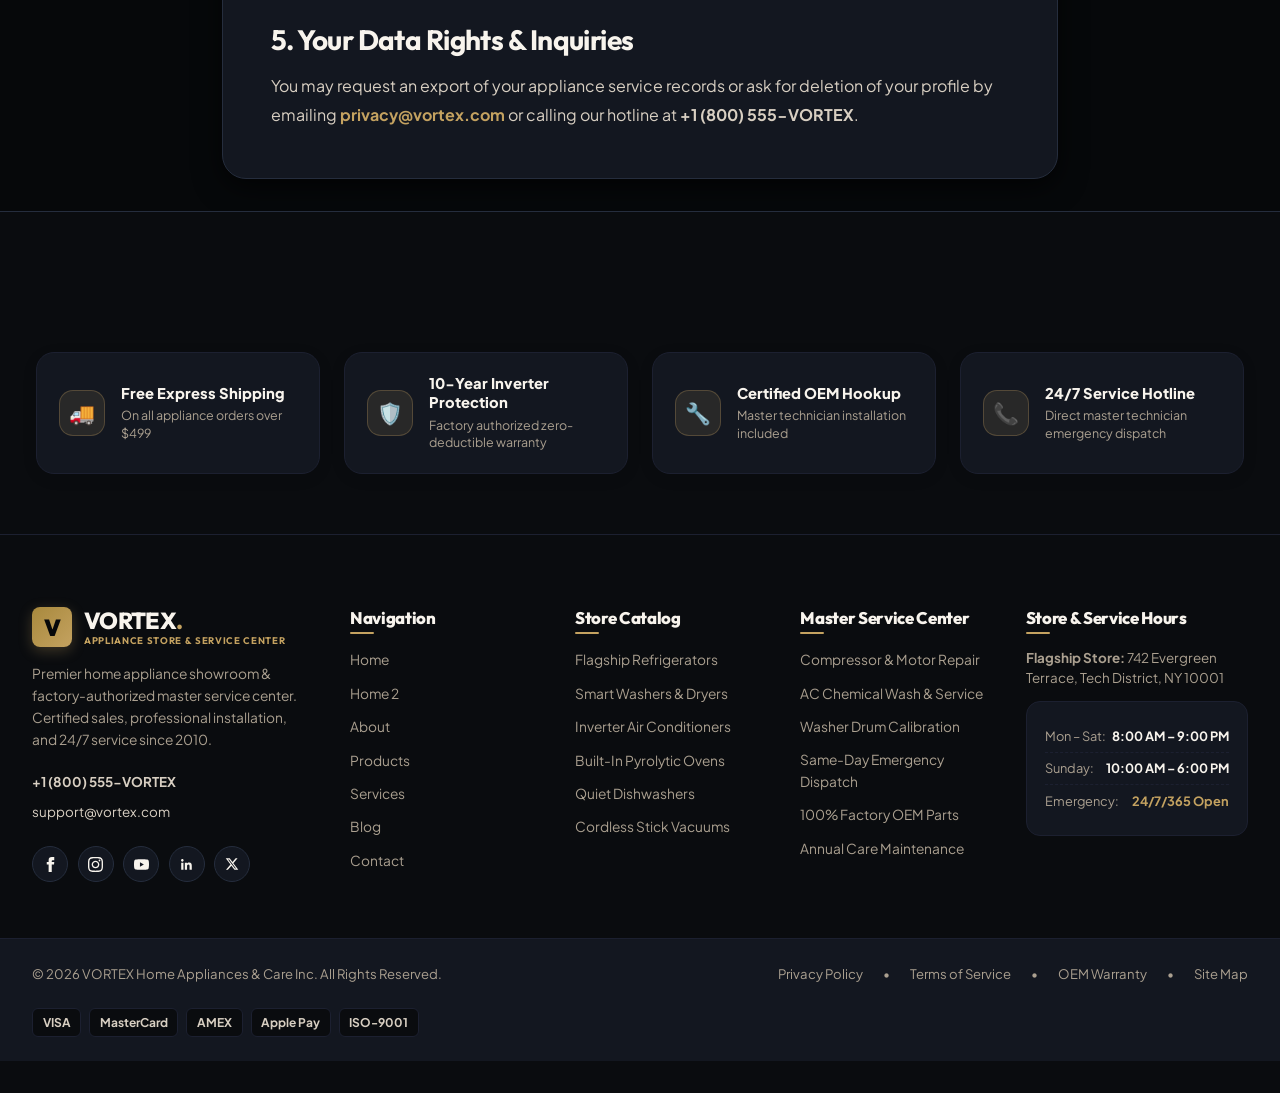
<file: privacy-policy.html>
<!DOCTYPE html>
<html lang="en">

<head>
  <meta charset="UTF-8">
  <meta name="viewport" content="width=device-width, initial-scale=1.0">
  <title>Privacy Policy — VORTEX Appliance Store & Service Center</title>
  <meta name="description"
    content="VORTEX Privacy Policy detailing customer data protection, service dispatch confidentiality, and secure payment processing.">
  <link rel="icon" type="image/svg+xml" href="assets/favicon.svg">
  <link rel="stylesheet" href="css/styles.css">
  <script src="js/theme.js"></script>
</head>

<body>

  <!-- Top Announcement Bar -->
  <div class="top-bar">
    <div class="container top-bar-content">
      <div class="top-bar-left">
        <div class="top-bar-item">
          <span>📞 Store & Service Center Hotline: <strong>+1 (800) 555-VORTEX</strong></span>
        </div>
        <div class="top-bar-item">
          <span>🛡️ Certified Service Guarantee &amp; Free Installation</span>
        </div>
      </div>
      <div class="top-bar-right">
        <span>In Stock &amp; Ready for Express Delivery</span>
      </div>
    </div>
  </div>

  <!-- Header Navigation -->
  <header class="site-header">
    <div class="container header-inner">
      <a href="index.html" class="brand-logo">
        <div class="logo-icon">V</div>
        <div class="logo-text">
          VORTEX<span>.</span>
          <span class="logo-tagline">Appliance Store & Service Center</span>
        </div>
      </a>

      <nav class="nav-menu">
        <a href="index.html" class="nav-link">Home</a>
        <a href="home2.html" class="nav-link">Home 2</a>
        <a href="about.html" class="nav-link">About</a>
        <a href="products.html" class="nav-link">Products</a>
        <a href="services.html" class="nav-link">Services</a>
        <a href="blog.html" class="nav-link">Blog</a>
        <a href="contact.html" class="nav-link">Contact</a>
      </nav>

      <div class="header-actions">
        <div class="header-theme-controls" style="display:flex; align-items:center; gap:0.4rem;">
          <button class="btn-icon theme-toggle-btn" title="Toggle Theme" aria-label="Toggle Theme"></button>
          <button class="btn-icon dir-toggle-btn" title="Toggle Direction" aria-label="Toggle Direction"></button>
        </div>
        <a href="services.html#booking" class="btn btn-sm btn-primary header-cta">Book a Service</a>
        <button class="btn-icon mobile-toggle" id="mobile-toggle-btn" title="Toggle Menu">☰</button>
      </div>
    </div>
  </header>

  <!-- Mobile Drawer -->
  <div class="mobile-nav-backdrop" id="mobile-backdrop"></div>
  <aside class="mobile-nav-drawer" id="mobile-drawer">
    <div class="mobile-nav-header">
      <a href="index.html" class="brand-logo">
        <div class="logo-icon">V</div>
        <div class="logo-text">
          VORTEX
          <span class="logo-tagline">Appliance Store & Service Center</span>
        </div>
      </a>
      <button class="btn-icon" id="mobile-close-btn">✕</button>
    </div>
    <div class="mobile-drawer-quick-actions">
      <button class="mobile-drawer-quick-btn" onclick="if(window.closeMobileNav)window.closeMobileNav(); if(window.openWishlistModal)window.openWishlistModal();" title="View Wishlist">
        <svg width="18" height="18" fill="none" stroke="currentColor" stroke-width="2" stroke-linecap="round" stroke-linejoin="round" viewBox="0 0 24 24">
          <path d="M20.84 4.61a5.5 5.5 0 0 0-7.78 0L12 5.67l-1.06-1.06a5.5 5.5 0 0 0-7.78 7.78l1.06 1.06L12 21.23l7.78-7.78 1.06-1.06a5.5 5.5 0 0 0 0-7.78z"/>
        </svg>
        <span>Wishlist</span>
        <span class="mobile-drawer-badge wishlist-badge wishlist-counter" id="drawer-wishlist-count">0</span>
      </button>
      <a href="cart.html" class="mobile-drawer-quick-btn" title="View Shopping Cart">
        <svg width="18" height="18" fill="none" stroke="currentColor" stroke-width="2" stroke-linecap="round" stroke-linejoin="round" viewBox="0 0 24 24">
          <circle cx="9" cy="21" r="1"></circle>
          <circle cx="20" cy="21" r="1"></circle>
          <path d="M1 1h4l2.68 13.39a2 2 0 0 0 2 1.61h9.72a2 2 0 0 0 2-1.61L23 6H6"></path>
        </svg>
        <span>Cart</span>
        <span class="mobile-drawer-badge cart-badge cart-counter" id="drawer-cart-count">0</span>
      </a>
    </div>
    <div class="mobile-nav-links">
      <a href="index.html" class="mobile-nav-link">Home</a>
      <a href="home2.html" class="mobile-nav-link">Home 2 (Alt View)</a>
      <a href="about.html" class="mobile-nav-link">About Store & Service Center</a>
      <a href="products.html" class="mobile-nav-link">Products &amp; Showroom</a>
      <a href="services.html" class="mobile-nav-link">Services &amp; Repair Booking</a>
      <a href="blog.html" class="mobile-nav-link">Appliance Blog & Guides</a>
      <a href="contact.html" class="mobile-nav-link">Contact Store & Service Hub</a>
    </div>
    <div class="mobile-drawer-cta-wrap">
      <a href="services.html#booking" class="mobile-drawer-booking-btn">
        <span>Book a Repair</span>
        <span>🛠️</span>
      </a>
    </div>
    <div class="mobile-drawer-utility">
      <button class="mobile-util-btn theme-toggle-btn" title="Toggle Theme" aria-label="Toggle Theme"></button>
      <button class="mobile-util-btn dir-toggle-btn" title="Toggle Direction" aria-label="Toggle Direction"></button>
    </div>
  </aside>

  <!-- Breadcrumbs -->
  <div style="background:var(--bg-secondary); border-bottom:1px solid var(--border-subtle); padding:1rem 0; font-size:0.85rem; color:var(--text-muted);">
    <div class="container">
      <a href="index.html" style="color:var(--text-muted);">Home</a> &nbsp;/&nbsp;
      <span style="color:var(--accent-teal);">Privacy Policy</span>
    </div>
  </div>

  <!-- Main Content -->
  <main style="padding:2.5rem 0 2rem 0;">
    <div class="container" style="max-width:900px;">
      <div style="margin-bottom:2.5rem; text-align:center;">
        <span class="section-subtitle">Legal &amp; Data Security</span>
        <h1 class="heading-xl" style="margin-bottom:0.75rem;">Privacy Policy</h1>
        <p style="color:var(--text-muted); font-size:0.95rem;">Last Updated: August 15, 2026 • Effective Date: January 1, 2026</p>
      </div>

      <div style="background:var(--bg-card); border:1px solid var(--border-medium); border-radius:24px; padding:3rem; box-shadow:var(--shadow-md); color:var(--text-secondary); line-height:1.8; font-size:1rem;">
        <p>
          At <strong>VORTEX Home Appliances &amp; Care Inc.</strong> ("VORTEX", "we", "us", or "our"), we respect your privacy and are committed to safeguarding the personal information you share with us through our showroom visits, online appliance purchases, repair bookings, warranty registrations, and digital services.
        </p>

        <h2 class="heading-md" style="margin-top:2.5rem; margin-bottom:1rem; color:var(--text-primary);">1. Information We Collect</h2>
        <p>We collect information necessary to process appliance orders, dispatch certified technicians to your home, validate OEM warranty coverage, and maintain preventative AMC care schedules:</p>
        <ul style="padding-left:1.5rem; display:flex; flex-direction:column; gap:0.5rem;">
          <li><strong>Contact Information:</strong> Full name, service address, email address, and phone number for dispatch alerts.</li>
          <li><strong>Appliance Records:</strong> Brand, model numbers, serial numbers, date of purchase, and diagnostic history.</li>
          <li><strong>Payment Data:</strong> Payment card details processed securely via PCI-DSS compliant payment gateways (we never store raw CVV codes).</li>
          <li><strong>Technical Diagnostics:</strong> Wi-Fi connected smart appliance error logs submitted for diagnostic troubleshooting.</li>
        </ul>

        <h2 class="heading-md" style="margin-top:2.5rem; margin-bottom:1rem; color:var(--text-primary);">2. How We Use Your Information</h2>
        <p>Your data is used strictly for legitimate business and service operations:</p>
        <ul style="padding-left:1.5rem; display:flex; flex-direction:column; gap:0.5rem;">
          <li>Fulfilling white-glove delivery, unboxing, and OEM installation appointments.</li>
          <li>Dispatching factory-certified technicians with the correct genuine replacement parts.</li>
          <li>Sending warranty expiration alerts, recall notices, and preventative maintenance reminders.</li>
          <li>Processing VIP Club discounts and promotional rebates when opted in.</li>
        </ul>

        <h2 class="heading-md" style="margin-top:2.5rem; margin-bottom:1rem; color:var(--text-primary);">3. Information Sharing &amp; Third Parties</h2>
        <p>
          We <strong>never sell, rent, or trade</strong> your personal information to third-party advertisers. Information is only shared with authorized manufacturers (Samsung, LG, Bosch, Miele, Daikin) solely for verifying OEM warranty coverage, and trusted logistics couriers for delivery scheduling.
        </p>

        <h2 class="heading-md" style="margin-top:2.5rem; margin-bottom:1rem; color:var(--text-primary);">4. Data Protection &amp; Security Standards</h2>
        <p>
          We employ 256-bit SSL/TLS encryption across all showroom enquiry portals and repair scheduling databases. Our master technicians operate under strict non-disclosure protocols during in-home visits.
        </p>

        <h2 class="heading-md" style="margin-top:2.5rem; margin-bottom:1rem; color:var(--text-primary);">5. Your Data Rights &amp; Inquiries</h2>
        <p>
          You may request an export of your appliance service records or ask for deletion of your profile by emailing <a href="mailto:privacy@vortex.com" style="color:var(--accent-teal); font-weight:700;">privacy@vortex.com</a> or calling our hotline at <strong>+1 (800) 555-VORTEX</strong>.
        </p>
      </div>
    </div>
  </main>

  <!-- ==========================================================================
       ULTRA-PROFESSIONAL SITE FOOTER
       ========================================================================== -->
  <footer class="site-footer">

    <!-- Layer 2: 4 Service Guarantees -->
    <div class="footer-guarantee-bar">
      <div class="container">
        <div class="guarantee-grid">
          <div class="guarantee-card">
            <div class="guarantee-icon-box">🚚</div>
            <div class="guarantee-text">
              <strong>Free Express Shipping</strong>
              <span>On all appliance orders over $499</span>
            </div>
          </div>
          <div class="guarantee-card">
            <div class="guarantee-icon-box">🛡️</div>
            <div class="guarantee-text">
              <strong>10-Year Inverter Protection</strong>
              <span>Factory authorized zero-deductible warranty</span>
            </div>
          </div>
          <div class="guarantee-card">
            <div class="guarantee-icon-box">🔧</div>
            <div class="guarantee-text">
              <strong>Certified OEM Hookup</strong>
              <span>Master technician installation included</span>
            </div>
          </div>
          <div class="guarantee-card">
            <div class="guarantee-icon-box">📞</div>
            <div class="guarantee-text">
              <strong>24/7 Service Hotline</strong>
              <span>Direct master technician emergency dispatch</span>
            </div>
          </div>
        </div>
      </div>
    </div>

    <!-- Layer 3: Main 5-Column Navigation -->
    <div class="footer-main-section">
      <div class="container">
        <div class="footer-5col-grid">

          <!-- Col 1: Brand & Bio -->
          <div>
            <a href="index.html" class="brand-logo">
              <div class="logo-icon">V</div>
              <div class="logo-text">
                VORTEX<span>.</span>
                <span class="logo-tagline">Appliance Store & Service Center</span>
              </div>
            </a>
            <p class="footer-brand-p">
              Premier home appliance showroom & factory-authorized master service center. Certified sales, professional installation, and 24/7 service since 2010.
            </p>
            <div class="footer-contact-pills">
              <div class="contact-pill-item"><strong>+1 (800) 555-VORTEX</strong></div>
              <div class="contact-pill-item">support@vortex.com</div>
            </div>
            <div class="social-links-row">
              <a href="https://facebook.com/vortexappliances" target="_blank" rel="noopener noreferrer" class="social-icon-btn" title="Facebook" aria-label="Facebook">
                <svg width="15" height="15" viewBox="0 0 24 24" fill="currentColor" aria-hidden="true"><path d="M9 8H6v4h3v12h5V12h3.642L18 8h-4V6.333C14 5.374 14.5 5 15.5 5H18V0h-3.808C10.596 0 9 1.583 9 4.615V8z"/></svg>
              </a>
              <a href="https://instagram.com/vortexappliances" target="_blank" rel="noopener noreferrer" class="social-icon-btn" title="Instagram" aria-label="Instagram">
                <svg width="15" height="15" viewBox="0 0 24 24" fill="currentColor" aria-hidden="true"><path d="M12 2.163c3.204 0 3.584.012 4.85.07 3.252.148 4.771 1.691 4.919 4.919.058 1.265.069 1.645.069 4.849 0 3.205-.012 3.584-.069 4.849-.149 3.225-1.664 4.771-4.919 4.919-1.266.058-1.644.07-4.85.07-3.204 0-3.584-.012-4.849-.07-3.26-.149-4.771-1.699-4.919-4.92-.058-1.265-.07-1.644-.07-4.849 0-3.204.013-3.583.07-4.849.149-3.227 1.664-4.771 4.919-4.919 1.266-.057 1.645-.069 4.849-.069zm0-2.163c-3.259 0-3.667.014-4.947.072-4.358.2-6.78 2.618-6.98 6.98-.059 1.281-.073 1.689-.073 4.948 0 3.259.014 3.668.072 4.948.2 4.358 2.618 6.78 6.98 6.98 1.281.058 1.689.072 4.948.072 3.259 0 3.668-.014 4.948-.072 4.354-.2 6.782-2.618 6.979-6.98.059-1.28.073-1.689.073-4.948 0-3.259-.014-3.667-.072-4.947-.196-4.354-2.617-6.78-6.979-6.98-1.281-.059-1.69-.073-4.949-.073zm0 5.838c-3.403 0-6.162 2.759-6.162 6.162s2.759 6.163 6.162 6.163 6.162-2.759 6.162-6.163c0-3.403-2.759-6.162-6.162-6.162zm0 10.162c-2.209 0-4-1.79-4-4 0-2.209 1.791-4 4-4s4 1.791 4 4c0 2.21-1.791 4-4 4zm6.406-11.845c-.796 0-1.441.645-1.441 1.44s.645 1.44 1.441 1.44c.795 0 1.439-.645 1.439-1.44s-.644-1.44-1.439-1.44z"/></svg>
              </a>
              <a href="https://youtube.com/@vortexappliances" target="_blank" rel="noopener noreferrer" class="social-icon-btn" title="YouTube" aria-label="YouTube">
                <svg width="15" height="15" viewBox="0 0 24 24" fill="currentColor" aria-hidden="true"><path d="M23.498 6.186a3.016 3.016 0 0 0-2.122-2.136C19.505 3.545 12 3.545 12 3.545s-7.505 0-9.377.505A3.017 3.017 0 0 0 .502 6.186C0 8.07 0 12 0 12s0 3.93.502 5.814a3.016 3.016 0 0 0 2.122 2.136c1.871.505 9.376.505 9.376.505s7.505 0 9.377-.505a3.015 3.015 0 0 0 2.122-2.136C24 15.93 24 12 24 12s0-3.93-.502-5.814zM9.545 15.568V8.432L15.818 12l-6.273 3.568z"/></svg>
              </a>
              <a href="https://linkedin.com/company/vortex-appliances" target="_blank" rel="noopener noreferrer" class="social-icon-btn" title="LinkedIn" aria-label="LinkedIn">
                <svg width="15" height="15" viewBox="0 0 24 24" fill="currentColor" aria-hidden="true"><path d="M20.447 20.452h-3.554v-5.569c0-1.328-.027-3.037-1.852-3.037-1.853 0-2.136 1.445-2.136 2.939v5.667H9.351V9h3.414v1.561h.046c.477-.9 1.637-1.85 3.37-1.85 3.601 0 4.267 2.37 4.267 5.455v6.286zM5.337 7.433c-1.144 0-2.063-.926-2.063-2.065 0-1.138.92-2.063 2.063-2.063 1.14 0 2.064.925 2.064 2.063 0 1.139-.925 2.065-2.064 2.065zm1.782 13.019H3.555V9h3.564v11.452z"/></svg>
              </a>
              <a href="https://x.com/vortexcare" target="_blank" rel="noopener noreferrer" class="social-icon-btn" title="X (Twitter)" aria-label="X (Twitter)">
                <svg width="14" height="14" viewBox="0 0 24 24" fill="currentColor" aria-hidden="true"><path d="M18.244 2.25h3.308l-7.227 8.26 8.502 11.24H16.17l-5.214-6.817L4.99 21.75H1.68l7.73-8.835L1.254 2.25H8.08l4.713 6.231zm-1.161 17.52h1.833L7.084 4.126H5.117z"/></svg>
              </a>
            </div>
          </div>

          <!-- Col 2: Navigation Links (Matches Navbar Exactly) -->
          <div>
            <h4 class="footer-col-title">Navigation</h4>
            <ul class="footer-nav-list">
              <li><a href="index.html">Home</a></li>
              <li><a href="home2.html">Home 2</a></li>
              <li><a href="about.html">About</a></li>
              <li><a href="products.html">Products</a></li>
              <li><a href="services.html">Services</a></li>
              <li><a href="blog.html">Blog</a></li>
              <li><a href="contact.html">Contact</a></li>
            </ul>
          </div>

          <!-- Col 3: Showroom Categories -->
          <div>
            <h4 class="footer-col-title">Store Catalog</h4>
            <ul class="footer-nav-list">
              <li><a href="products.html?category=Refrigerators">Flagship Refrigerators</a></li>
              <li><a href="products.html?category=Washing%20Machines">Smart Washers &amp; Dryers</a></li>
              <li><a href="products.html?category=Air%20Conditioners">Inverter Air Conditioners</a></li>
              <li><a href="products.html?category=Built-In%20Ovens">Built-In Pyrolytic Ovens</a></li>
              <li><a href="products.html?category=Dishwashers">Quiet Dishwashers</a></li>
              <li><a href="products.html?category=Vacuum%20Cleaners">Cordless Stick Vacuums</a></li>
            </ul>
          </div>

          <!-- Col 4: Master Repair Services -->
          <div>
            <h4 class="footer-col-title">Master Service Center</h4>
            <ul class="footer-nav-list">
              <li><a href="services.html#booking">Compressor &amp; Motor Repair</a></li>
              <li><a href="services.html#booking">AC Chemical Wash &amp; Service</a></li>
              <li><a href="services.html#booking">Washer Drum Calibration</a></li>
              <li><a href="services.html#booking">Same-Day Emergency Dispatch</a></li>
              <li><a href="services.html#booking">100% Factory OEM Parts</a></li>
              <li><a href="services.html#booking">Annual Care Maintenance</a></li>
            </ul>
          </div>

          <!-- Col 5: Showroom Hours & Location -->
          <div>
            <h4 class="footer-col-title">Store &amp; Service Hours</h4>
            <p style="font-size:0.84rem; color:var(--text-muted); line-height:1.5;">
              <strong>Flagship Store:</strong> 742 Evergreen Terrace, Tech District, NY 10001
            </p>
            <div class="footer-hours-box">
              <div class="hours-row">
                <span>Mon – Sat:</span>
                <strong style="color:var(--text-primary);">8:00 AM – 9:00 PM</strong>
              </div>
              <div class="hours-row">
                <span>Sunday:</span>
                <strong style="color:var(--text-primary);">10:00 AM – 6:00 PM</strong>
              </div>
              <div class="hours-row">
                <span>Emergency:</span>
                <strong style="color:var(--accent-teal);">24/7/365 Open</strong>
              </div>
            </div>
          </div>

        </div>
      </div>
    </div>

    <!-- Layer 4: Bottom Security Bar -->
    <div class="footer-bottom-bar">
      <div class="container bottom-bar-inner">
        <div>© 2026 VORTEX Home Appliances &amp; Care Inc. All Rights Reserved.</div>
        <div class="legal-links-row">
          <a href="privacy-policy.html">Privacy Policy</a>
          <span>•</span>
          <a href="terms.html">Terms of Service</a>
          <span>•</span>
          <a href="warranty.html">OEM Warranty</a>
          <span>•</span>
          <a href="sitemap.html">Site Map</a>
        </div>
        <div class="payment-badges-row">
          <span class="payment-chip">VISA</span>
          <span class="payment-chip">MasterCard</span>
          <span class="payment-chip">AMEX</span>
          <span class="payment-chip">Apple Pay</span>
          <span class="payment-chip">ISO-9001</span>
        </div>
      </div>
    </div>

  </footer>



  <!-- Back to Top Button -->
  <button class="back-to-top" id="back-to-top-btn" title="Scroll to top">↑</button>

  <script src="js/app.js"></script>
</body>

</html>
</file>
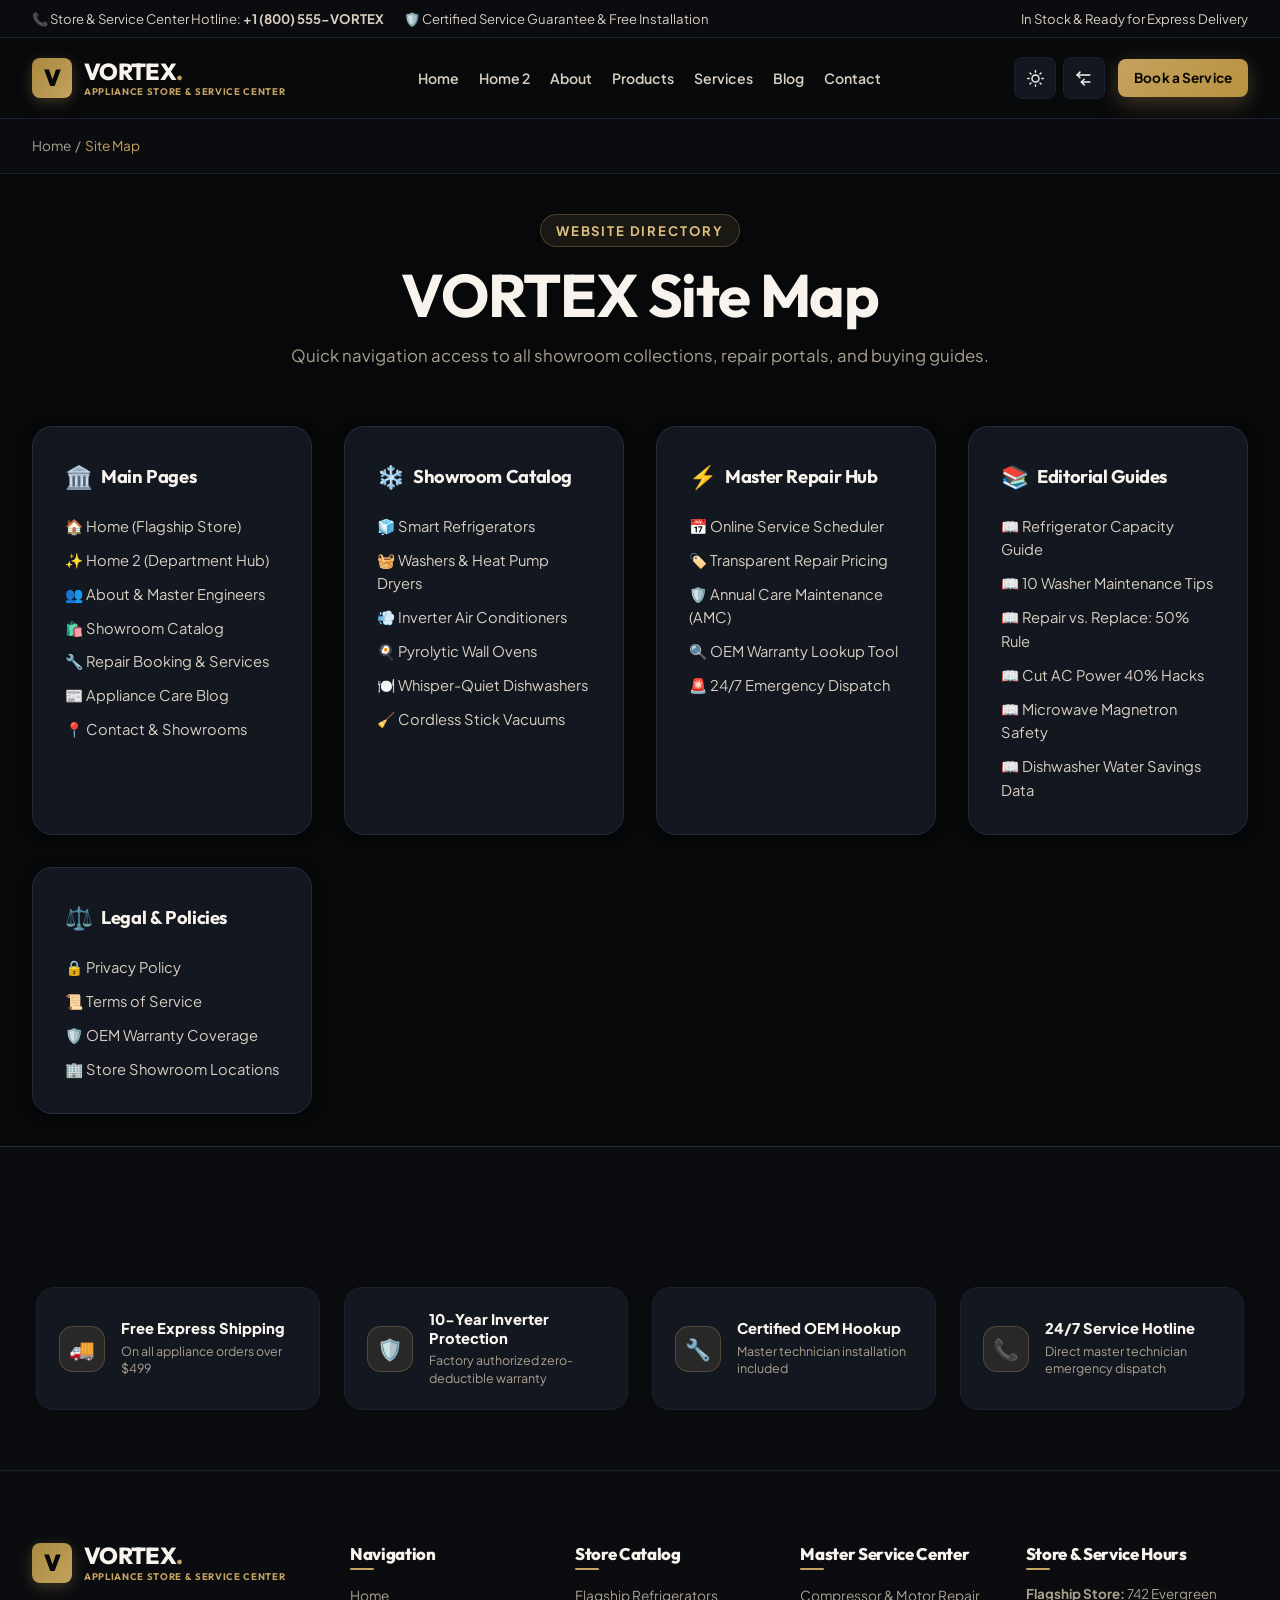
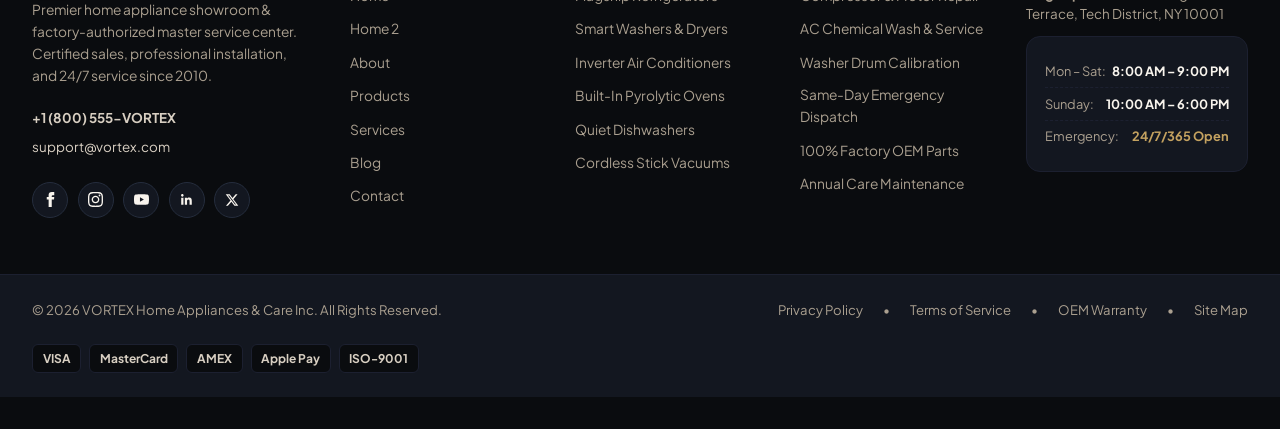
<file: sitemap.html>
<!DOCTYPE html>
<html lang="en">

<head>
  <meta charset="UTF-8">
  <meta name="viewport" content="width=device-width, initial-scale=1.0">
  <title>Site Map & Directory Index — VORTEX Appliance Store & Service Center</title>
  <meta name="description"
    content="Complete directory index of all VORTEX appliance store pages, product departments, master repair services, and buyer guides.">
  <link rel="icon" type="image/svg+xml" href="assets/favicon.svg">
  <link rel="stylesheet" href="css/styles.css">
  <script src="js/theme.js"></script>
</head>

<body>

  <!-- Top Announcement Bar -->
  <div class="top-bar">
    <div class="container top-bar-content">
      <div class="top-bar-left">
        <div class="top-bar-item">
          <span>📞 Store & Service Center Hotline: <strong>+1 (800) 555-VORTEX</strong></span>
        </div>
        <div class="top-bar-item">
          <span>🛡️ Certified Service Guarantee &amp; Free Installation</span>
        </div>
      </div>
      <div class="top-bar-right">
        <span>In Stock &amp; Ready for Express Delivery</span>
      </div>
    </div>
  </div>

  <!-- Header Navigation -->
  <header class="site-header">
    <div class="container header-inner">
      <a href="index.html" class="brand-logo">
        <div class="logo-icon">V</div>
        <div class="logo-text">
          VORTEX<span>.</span>
          <span class="logo-tagline">Appliance Store & Service Center</span>
        </div>
      </a>

      <nav class="nav-menu">
        <a href="index.html" class="nav-link">Home</a>
        <a href="home2.html" class="nav-link">Home 2</a>
        <a href="about.html" class="nav-link">About</a>
        <a href="products.html" class="nav-link">Products</a>
        <a href="services.html" class="nav-link">Services</a>
        <a href="blog.html" class="nav-link">Blog</a>
        <a href="contact.html" class="nav-link">Contact</a>
      </nav>

      <div class="header-actions">
        <div class="header-theme-controls" style="display:flex; align-items:center; gap:0.4rem;">
          <button class="btn-icon theme-toggle-btn" title="Toggle Theme" aria-label="Toggle Theme"></button>
          <button class="btn-icon dir-toggle-btn" title="Toggle Direction" aria-label="Toggle Direction"></button>
        </div>
        <a href="services.html#booking" class="btn btn-sm btn-primary header-cta">Book a Service</a>
        <button class="btn-icon mobile-toggle" id="mobile-toggle-btn" title="Toggle Menu">☰</button>
      </div>
    </div>
  </header>

  <!-- Mobile Drawer -->
  <div class="mobile-nav-backdrop" id="mobile-backdrop"></div>
  <aside class="mobile-nav-drawer" id="mobile-drawer">
    <div class="mobile-nav-header">
      <a href="index.html" class="brand-logo">
        <div class="logo-icon">V</div>
        <div class="logo-text">
          VORTEX
          <span class="logo-tagline">Appliance Store & Service Center</span>
        </div>
      </a>
      <button class="btn-icon" id="mobile-close-btn">✕</button>
    </div>
    <div class="mobile-drawer-quick-actions">
      <button class="mobile-drawer-quick-btn" onclick="if(window.closeMobileNav)window.closeMobileNav(); if(window.openWishlistModal)window.openWishlistModal();" title="View Wishlist">
        <svg width="18" height="18" fill="none" stroke="currentColor" stroke-width="2" stroke-linecap="round" stroke-linejoin="round" viewBox="0 0 24 24">
          <path d="M20.84 4.61a5.5 5.5 0 0 0-7.78 0L12 5.67l-1.06-1.06a5.5 5.5 0 0 0-7.78 7.78l1.06 1.06L12 21.23l7.78-7.78 1.06-1.06a5.5 5.5 0 0 0 0-7.78z"/>
        </svg>
        <span>Wishlist</span>
        <span class="mobile-drawer-badge wishlist-badge wishlist-counter" id="drawer-wishlist-count">0</span>
      </button>
      <a href="cart.html" class="mobile-drawer-quick-btn" title="View Shopping Cart">
        <svg width="18" height="18" fill="none" stroke="currentColor" stroke-width="2" stroke-linecap="round" stroke-linejoin="round" viewBox="0 0 24 24">
          <circle cx="9" cy="21" r="1"></circle>
          <circle cx="20" cy="21" r="1"></circle>
          <path d="M1 1h4l2.68 13.39a2 2 0 0 0 2 1.61h9.72a2 2 0 0 0 2-1.61L23 6H6"></path>
        </svg>
        <span>Cart</span>
        <span class="mobile-drawer-badge cart-badge cart-counter" id="drawer-cart-count">0</span>
      </a>
    </div>
    <div class="mobile-nav-links">
      <a href="index.html" class="mobile-nav-link">Home</a>
      <a href="home2.html" class="mobile-nav-link">Home 2 (Alt View)</a>
      <a href="about.html" class="mobile-nav-link">About Store & Service Center</a>
      <a href="products.html" class="mobile-nav-link">Products &amp; Showroom</a>
      <a href="services.html" class="mobile-nav-link">Services &amp; Repair Booking</a>
      <a href="blog.html" class="mobile-nav-link">Appliance Blog & Guides</a>
      <a href="contact.html" class="mobile-nav-link">Contact Store & Service Hub</a>
    </div>
    <div class="mobile-drawer-cta-wrap">
      <a href="services.html#booking" class="mobile-drawer-booking-btn">
        <span>Book a Repair</span>
        <span>🛠️</span>
      </a>
    </div>
    <div class="mobile-drawer-utility">
      <button class="mobile-util-btn theme-toggle-btn" title="Toggle Theme" aria-label="Toggle Theme"></button>
      <button class="mobile-util-btn dir-toggle-btn" title="Toggle Direction" aria-label="Toggle Direction"></button>
    </div>
  </aside>

  <!-- Breadcrumbs -->
  <div style="background:var(--bg-secondary); border-bottom:1px solid var(--border-subtle); padding:1rem 0; font-size:0.85rem; color:var(--text-muted);">
    <div class="container">
      <a href="index.html" style="color:var(--text-muted);">Home</a> &nbsp;/&nbsp;
      <span style="color:var(--accent-teal);">Site Map</span>
    </div>
  </div>

  <!-- Main Sitemap Directory Grid -->
  <main style="padding:2.5rem 0 2rem 0;">
    <div class="container">
      <div class="section-header" style="margin-bottom:3.5rem;">
        <span class="section-subtitle">Website Directory</span>
        <h1 class="heading-xl section-title">VORTEX Site Map</h1>
        <p class="section-desc">Quick navigation access to all showroom collections, repair portals, and buying guides.</p>
      </div>

      <div style="display:grid; grid-template-columns:repeat(auto-fit, minmax(260px, 1fr)); gap:2rem;">

        <!-- Block 1: Main Pages -->
        <div style="background:var(--bg-card); border:1px solid var(--border-medium); border-radius:20px; padding:2rem; box-shadow:var(--shadow-sm);">
          <div style="display:flex; align-items:center; gap:0.5rem; margin-bottom:1.25rem;">
            <span style="font-size:1.4rem;">🏛️</span>
            <h3 style="font-size:1.15rem; margin:0; color:var(--text-primary);">Main Pages</h3>
          </div>
          <ul style="list-style:none; padding:0; margin:0; display:flex; flex-direction:column; gap:0.65rem; font-size:0.92rem;">
            <li><a href="index.html" style="color:var(--text-secondary); text-decoration:none;">🏠 Home (Flagship Store)</a></li>
            <li><a href="home2.html" style="color:var(--text-secondary); text-decoration:none;">✨ Home 2 (Department Hub)</a></li>
            <li><a href="about.html" style="color:var(--text-secondary); text-decoration:none;">👥 About &amp; Master Engineers</a></li>
            <li><a href="products.html" style="color:var(--text-secondary); text-decoration:none;">🛍️ Showroom Catalog</a></li>
            <li><a href="services.html" style="color:var(--text-secondary); text-decoration:none;">🔧 Repair Booking &amp; Services</a></li>
            <li><a href="blog.html" style="color:var(--text-secondary); text-decoration:none;">📰 Appliance Care Blog</a></li>
            <li><a href="contact.html" style="color:var(--text-secondary); text-decoration:none;">📍 Contact &amp; Showrooms</a></li>
          </ul>
        </div>

        <!-- Block 2: Showroom Categories -->
        <div style="background:var(--bg-card); border:1px solid var(--border-medium); border-radius:20px; padding:2rem; box-shadow:var(--shadow-sm);">
          <div style="display:flex; align-items:center; gap:0.5rem; margin-bottom:1.25rem;">
            <span style="font-size:1.4rem;">❄️</span>
            <h3 style="font-size:1.15rem; margin:0; color:var(--text-primary);">Showroom Catalog</h3>
          </div>
          <ul style="list-style:none; padding:0; margin:0; display:flex; flex-direction:column; gap:0.65rem; font-size:0.92rem;">
            <li><a href="products.html?category=Refrigerators" style="color:var(--text-secondary); text-decoration:none;">🧊 Smart Refrigerators</a></li>
            <li><a href="products.html?category=Washing%20Machines" style="color:var(--text-secondary); text-decoration:none;">🧺 Washers &amp; Heat Pump Dryers</a></li>
            <li><a href="products.html?category=Air%20Conditioners" style="color:var(--text-secondary); text-decoration:none;">💨 Inverter Air Conditioners</a></li>
            <li><a href="products.html?category=Built-In%20Ovens" style="color:var(--text-secondary); text-decoration:none;">🍳 Pyrolytic Wall Ovens</a></li>
            <li><a href="products.html?category=Dishwashers" style="color:var(--text-secondary); text-decoration:none;">🍽️ Whisper-Quiet Dishwashers</a></li>
            <li><a href="products.html?category=Vacuum%20Cleaners" style="color:var(--text-secondary); text-decoration:none;">🧹 Cordless Stick Vacuums</a></li>
          </ul>
        </div>

        <!-- Block 3: Repair & Diagnostics -->
        <div style="background:var(--bg-card); border:1px solid var(--border-medium); border-radius:20px; padding:2rem; box-shadow:var(--shadow-sm);">
          <div style="display:flex; align-items:center; gap:0.5rem; margin-bottom:1.25rem;">
            <span style="font-size:1.4rem;">⚡</span>
            <h3 style="font-size:1.15rem; margin:0; color:var(--text-primary);">Master Repair Hub</h3>
          </div>
          <ul style="list-style:none; padding:0; margin:0; display:flex; flex-direction:column; gap:0.65rem; font-size:0.92rem;">
            <li><a href="services.html#booking" style="color:var(--text-secondary); text-decoration:none;">📅 Online Service Scheduler</a></li>
            <li><a href="services.html#pricing" style="color:var(--text-secondary); text-decoration:none;">🏷️ Transparent Repair Pricing</a></li>
            <li><a href="services.html#amc" style="color:var(--text-secondary); text-decoration:none;">🛡️ Annual Care Maintenance (AMC)</a></li>
            <li><a href="warranty.html" style="color:var(--text-secondary); text-decoration:none;">🔍 OEM Warranty Lookup Tool</a></li>
            <li><a href="contact.html#concierge" style="color:var(--text-secondary); text-decoration:none;">🚨 24/7 Emergency Dispatch</a></li>
          </ul>
        </div>

        <!-- Block 4: Buying & Care Guides -->
        <div style="background:var(--bg-card); border:1px solid var(--border-medium); border-radius:20px; padding:2rem; box-shadow:var(--shadow-sm);">
          <div style="display:flex; align-items:center; gap:0.5rem; margin-bottom:1.25rem;">
            <span style="font-size:1.4rem;">📚</span>
            <h3 style="font-size:1.15rem; margin:0; color:var(--text-primary);">Editorial Guides</h3>
          </div>
          <ul style="list-style:none; padding:0; margin:0; display:flex; flex-direction:column; gap:0.65rem; font-size:0.92rem;">
            <li><a href="blog-details.html?id=1" style="color:var(--text-secondary); text-decoration:none;">📖 Refrigerator Capacity Guide</a></li>
            <li><a href="blog-details.html?id=2" style="color:var(--text-secondary); text-decoration:none;">📖 10 Washer Maintenance Tips</a></li>
            <li><a href="blog-details.html?id=3" style="color:var(--text-secondary); text-decoration:none;">📖 Repair vs. Replace: 50% Rule</a></li>
            <li><a href="blog-details.html?id=4" style="color:var(--text-secondary); text-decoration:none;">📖 Cut AC Power 40% Hacks</a></li>
            <li><a href="blog-details.html?id=5" style="color:var(--text-secondary); text-decoration:none;">📖 Microwave Magnetron Safety</a></li>
            <li><a href="blog-details.html?id=6" style="color:var(--text-secondary); text-decoration:none;">📖 Dishwasher Water Savings Data</a></li>
          </ul>
        </div>

        <!-- Block 5: Legal & Policies -->
        <div style="background:var(--bg-card); border:1px solid var(--border-medium); border-radius:20px; padding:2rem; box-shadow:var(--shadow-sm);">
          <div style="display:flex; align-items:center; gap:0.5rem; margin-bottom:1.25rem;">
            <span style="font-size:1.4rem;">⚖️</span>
            <h3 style="font-size:1.15rem; margin:0; color:var(--text-primary);">Legal &amp; Policies</h3>
          </div>
          <ul style="list-style:none; padding:0; margin:0; display:flex; flex-direction:column; gap:0.65rem; font-size:0.92rem;">
            <li><a href="privacy-policy.html" style="color:var(--text-secondary); text-decoration:none;">🔒 Privacy Policy</a></li>
            <li><a href="terms.html" style="color:var(--text-secondary); text-decoration:none;">📜 Terms of Service</a></li>
            <li><a href="warranty.html" style="color:var(--text-secondary); text-decoration:none;">🛡️ OEM Warranty Coverage</a></li>
            <li><a href="contact.html" style="color:var(--text-secondary); text-decoration:none;">🏢 Store Showroom Locations</a></li>
          </ul>
        </div>

      </div>
    </div>
  </main>

  <!-- ==========================================================================
       ULTRA-PROFESSIONAL SITE FOOTER
       ========================================================================== -->
  <footer class="site-footer">

    <!-- Layer 2: 4 Service Guarantees -->
    <div class="footer-guarantee-bar">
      <div class="container">
        <div class="guarantee-grid">
          <div class="guarantee-card">
            <div class="guarantee-icon-box">🚚</div>
            <div class="guarantee-text">
              <strong>Free Express Shipping</strong>
              <span>On all appliance orders over $499</span>
            </div>
          </div>
          <div class="guarantee-card">
            <div class="guarantee-icon-box">🛡️</div>
            <div class="guarantee-text">
              <strong>10-Year Inverter Protection</strong>
              <span>Factory authorized zero-deductible warranty</span>
            </div>
          </div>
          <div class="guarantee-card">
            <div class="guarantee-icon-box">🔧</div>
            <div class="guarantee-text">
              <strong>Certified OEM Hookup</strong>
              <span>Master technician installation included</span>
            </div>
          </div>
          <div class="guarantee-card">
            <div class="guarantee-icon-box">📞</div>
            <div class="guarantee-text">
              <strong>24/7 Service Hotline</strong>
              <span>Direct master technician emergency dispatch</span>
            </div>
          </div>
        </div>
      </div>
    </div>

    <!-- Layer 3: Main 5-Column Navigation -->
    <div class="footer-main-section">
      <div class="container">
        <div class="footer-5col-grid">

          <!-- Col 1: Brand & Bio -->
          <div>
            <a href="index.html" class="brand-logo">
              <div class="logo-icon">V</div>
              <div class="logo-text">
                VORTEX<span>.</span>
                <span class="logo-tagline">Appliance Store & Service Center</span>
              </div>
            </a>
            <p class="footer-brand-p">
              Premier home appliance showroom & factory-authorized master service center. Certified sales, professional installation, and 24/7 service since 2010.
            </p>
            <div class="footer-contact-pills">
              <div class="contact-pill-item"><strong>+1 (800) 555-VORTEX</strong></div>
              <div class="contact-pill-item">support@vortex.com</div>
            </div>
            <div class="social-links-row">
              <a href="https://facebook.com/vortexappliances" target="_blank" rel="noopener noreferrer" class="social-icon-btn" title="Facebook" aria-label="Facebook">
                <svg width="15" height="15" viewBox="0 0 24 24" fill="currentColor" aria-hidden="true"><path d="M9 8H6v4h3v12h5V12h3.642L18 8h-4V6.333C14 5.374 14.5 5 15.5 5H18V0h-3.808C10.596 0 9 1.583 9 4.615V8z"/></svg>
              </a>
              <a href="https://instagram.com/vortexappliances" target="_blank" rel="noopener noreferrer" class="social-icon-btn" title="Instagram" aria-label="Instagram">
                <svg width="15" height="15" viewBox="0 0 24 24" fill="currentColor" aria-hidden="true"><path d="M12 2.163c3.204 0 3.584.012 4.85.07 3.252.148 4.771 1.691 4.919 4.919.058 1.265.069 1.645.069 4.849 0 3.205-.012 3.584-.069 4.849-.149 3.225-1.664 4.771-4.919 4.919-1.266.058-1.644.07-4.85.07-3.204 0-3.584-.012-4.849-.07-3.26-.149-4.771-1.699-4.919-4.92-.058-1.265-.07-1.644-.07-4.849 0-3.204.013-3.583.07-4.849.149-3.227 1.664-4.771 4.919-4.919 1.266-.057 1.645-.069 4.849-.069zm0-2.163c-3.259 0-3.667.014-4.947.072-4.358.2-6.78 2.618-6.98 6.98-.059 1.281-.073 1.689-.073 4.948 0 3.259.014 3.668.072 4.948.2 4.358 2.618 6.78 6.98 6.98 1.281.058 1.689.072 4.948.072 3.259 0 3.668-.014 4.948-.072 4.354-.2 6.782-2.618 6.979-6.98.059-1.28.073-1.689.073-4.948 0-3.259-.014-3.667-.072-4.947-.196-4.354-2.617-6.78-6.979-6.98-1.281-.059-1.69-.073-4.949-.073zm0 5.838c-3.403 0-6.162 2.759-6.162 6.162s2.759 6.163 6.162 6.163 6.162-2.759 6.162-6.163c0-3.403-2.759-6.162-6.162-6.162zm0 10.162c-2.209 0-4-1.79-4-4 0-2.209 1.791-4 4-4s4 1.791 4 4c0 2.21-1.791 4-4 4zm6.406-11.845c-.796 0-1.441.645-1.441 1.44s.645 1.44 1.441 1.44c.795 0 1.439-.645 1.439-1.44s-.644-1.44-1.439-1.44z"/></svg>
              </a>
              <a href="https://youtube.com/@vortexappliances" target="_blank" rel="noopener noreferrer" class="social-icon-btn" title="YouTube" aria-label="YouTube">
                <svg width="15" height="15" viewBox="0 0 24 24" fill="currentColor" aria-hidden="true"><path d="M23.498 6.186a3.016 3.016 0 0 0-2.122-2.136C19.505 3.545 12 3.545 12 3.545s-7.505 0-9.377.505A3.017 3.017 0 0 0 .502 6.186C0 8.07 0 12 0 12s0 3.93.502 5.814a3.016 3.016 0 0 0 2.122 2.136c1.871.505 9.376.505 9.376.505s7.505 0 9.377-.505a3.015 3.015 0 0 0 2.122-2.136C24 15.93 24 12 24 12s0-3.93-.502-5.814zM9.545 15.568V8.432L15.818 12l-6.273 3.568z"/></svg>
              </a>
              <a href="https://linkedin.com/company/vortex-appliances" target="_blank" rel="noopener noreferrer" class="social-icon-btn" title="LinkedIn" aria-label="LinkedIn">
                <svg width="15" height="15" viewBox="0 0 24 24" fill="currentColor" aria-hidden="true"><path d="M20.447 20.452h-3.554v-5.569c0-1.328-.027-3.037-1.852-3.037-1.853 0-2.136 1.445-2.136 2.939v5.667H9.351V9h3.414v1.561h.046c.477-.9 1.637-1.85 3.37-1.85 3.601 0 4.267 2.37 4.267 5.455v6.286zM5.337 7.433c-1.144 0-2.063-.926-2.063-2.065 0-1.138.92-2.063 2.063-2.063 1.14 0 2.064.925 2.064 2.063 0 1.139-.925 2.065-2.064 2.065zm1.782 13.019H3.555V9h3.564v11.452z"/></svg>
              </a>
              <a href="https://x.com/vortexcare" target="_blank" rel="noopener noreferrer" class="social-icon-btn" title="X (Twitter)" aria-label="X (Twitter)">
                <svg width="14" height="14" viewBox="0 0 24 24" fill="currentColor" aria-hidden="true"><path d="M18.244 2.25h3.308l-7.227 8.26 8.502 11.24H16.17l-5.214-6.817L4.99 21.75H1.68l7.73-8.835L1.254 2.25H8.08l4.713 6.231zm-1.161 17.52h1.833L7.084 4.126H5.117z"/></svg>
              </a>
            </div>
          </div>

          <!-- Col 2: Navigation Links (Matches Navbar Exactly) -->
          <div>
            <h4 class="footer-col-title">Navigation</h4>
            <ul class="footer-nav-list">
              <li><a href="index.html">Home</a></li>
              <li><a href="home2.html">Home 2</a></li>
              <li><a href="about.html">About</a></li>
              <li><a href="products.html">Products</a></li>
              <li><a href="services.html">Services</a></li>
              <li><a href="blog.html">Blog</a></li>
              <li><a href="contact.html">Contact</a></li>
            </ul>
          </div>

          <!-- Col 3: Showroom Categories -->
          <div>
            <h4 class="footer-col-title">Store Catalog</h4>
            <ul class="footer-nav-list">
              <li><a href="products.html?category=Refrigerators">Flagship Refrigerators</a></li>
              <li><a href="products.html?category=Washing%20Machines">Smart Washers &amp; Dryers</a></li>
              <li><a href="products.html?category=Air%20Conditioners">Inverter Air Conditioners</a></li>
              <li><a href="products.html?category=Built-In%20Ovens">Built-In Pyrolytic Ovens</a></li>
              <li><a href="products.html?category=Dishwashers">Quiet Dishwashers</a></li>
              <li><a href="products.html?category=Vacuum%20Cleaners">Cordless Stick Vacuums</a></li>
            </ul>
          </div>

          <!-- Col 4: Master Repair Services -->
          <div>
            <h4 class="footer-col-title">Master Service Center</h4>
            <ul class="footer-nav-list">
              <li><a href="services.html#booking">Compressor &amp; Motor Repair</a></li>
              <li><a href="services.html#booking">AC Chemical Wash &amp; Service</a></li>
              <li><a href="services.html#booking">Washer Drum Calibration</a></li>
              <li><a href="services.html#booking">Same-Day Emergency Dispatch</a></li>
              <li><a href="services.html#booking">100% Factory OEM Parts</a></li>
              <li><a href="services.html#booking">Annual Care Maintenance</a></li>
            </ul>
          </div>

          <!-- Col 5: Showroom Hours & Location -->
          <div>
            <h4 class="footer-col-title">Store &amp; Service Hours</h4>
            <p style="font-size:0.84rem; color:var(--text-muted); line-height:1.5;">
              <strong>Flagship Store:</strong> 742 Evergreen Terrace, Tech District, NY 10001
            </p>
            <div class="footer-hours-box">
              <div class="hours-row">
                <span>Mon – Sat:</span>
                <strong style="color:var(--text-primary);">8:00 AM – 9:00 PM</strong>
              </div>
              <div class="hours-row">
                <span>Sunday:</span>
                <strong style="color:var(--text-primary);">10:00 AM – 6:00 PM</strong>
              </div>
              <div class="hours-row">
                <span>Emergency:</span>
                <strong style="color:var(--accent-teal);">24/7/365 Open</strong>
              </div>
            </div>
          </div>

        </div>
      </div>
    </div>

    <!-- Layer 4: Bottom Security Bar -->
    <div class="footer-bottom-bar">
      <div class="container bottom-bar-inner">
        <div>© 2026 VORTEX Home Appliances &amp; Care Inc. All Rights Reserved.</div>
        <div class="legal-links-row">
          <a href="privacy-policy.html">Privacy Policy</a>
          <span>•</span>
          <a href="terms.html">Terms of Service</a>
          <span>•</span>
          <a href="warranty.html">OEM Warranty</a>
          <span>•</span>
          <a href="sitemap.html">Site Map</a>
        </div>
        <div class="payment-badges-row">
          <span class="payment-chip">VISA</span>
          <span class="payment-chip">MasterCard</span>
          <span class="payment-chip">AMEX</span>
          <span class="payment-chip">Apple Pay</span>
          <span class="payment-chip">ISO-9001</span>
        </div>
      </div>
    </div>

  </footer>



  <!-- Back to Top Button -->
  <button class="back-to-top" id="back-to-top-btn" title="Scroll to top">↑</button>

  <script src="js/app.js"></script>
</body>

</html>
</file>
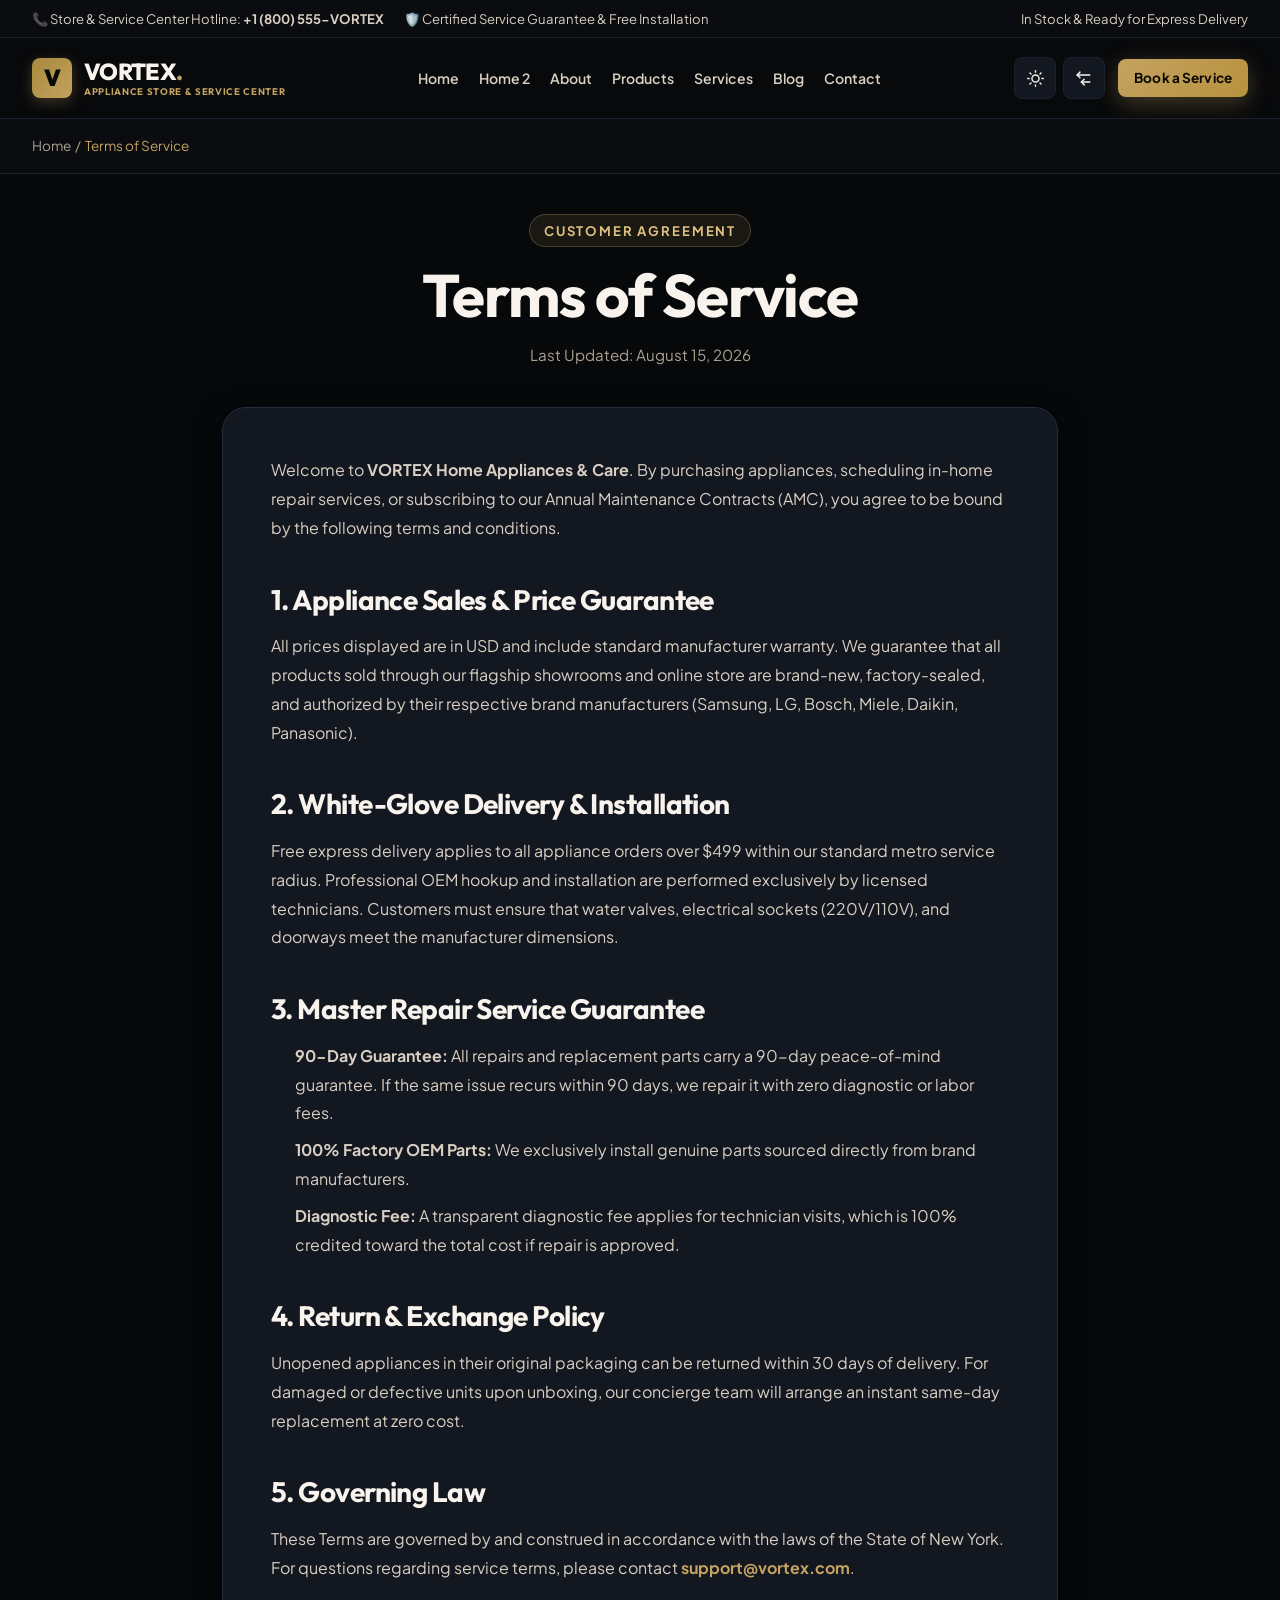
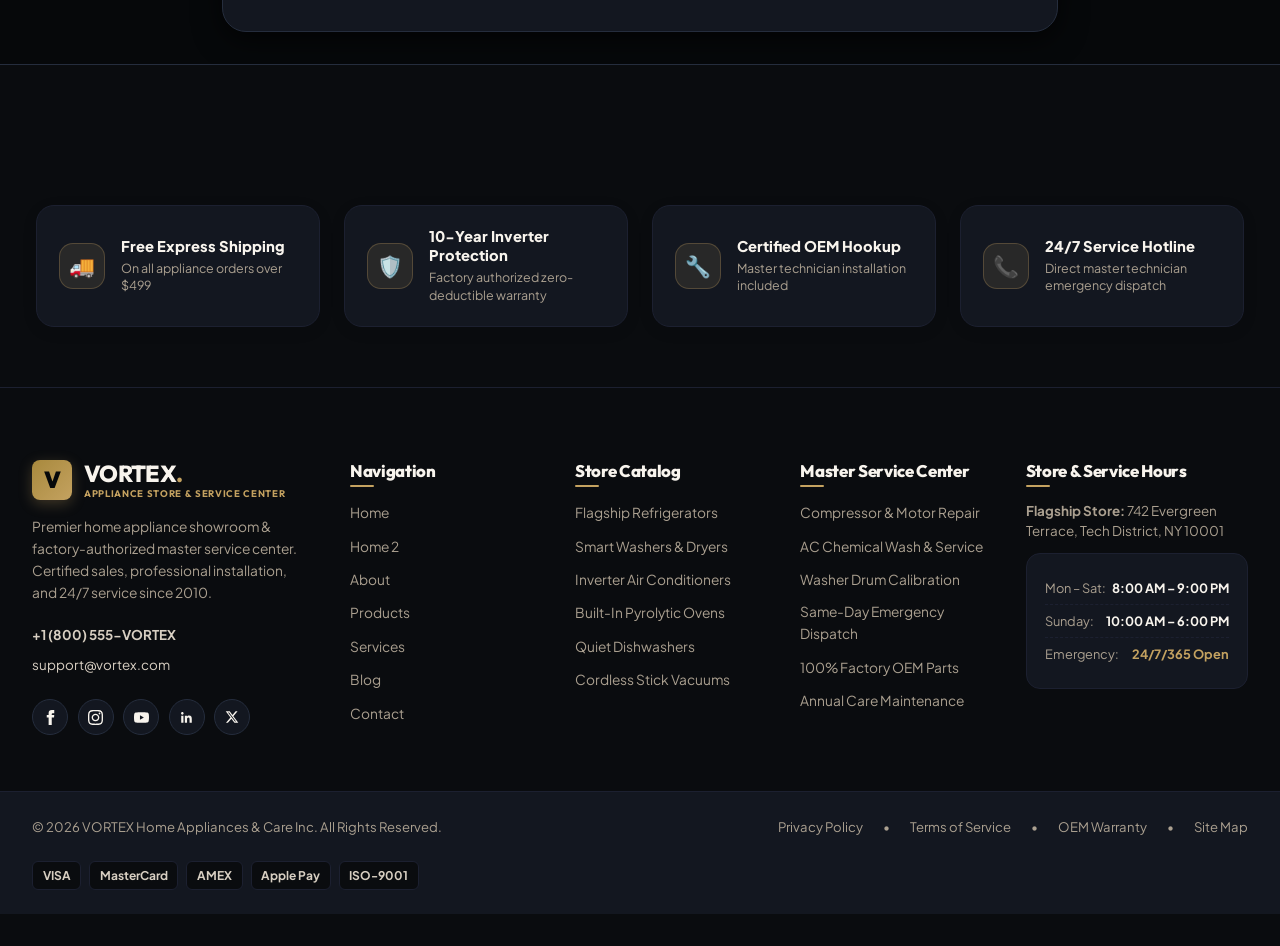
<file: terms.html>
<!DOCTYPE html>
<html lang="en">

<head>
  <meta charset="UTF-8">
  <meta name="viewport" content="width=device-width, initial-scale=1.0">
  <title>Terms of Service — VORTEX Appliance Store & Service Center</title>
  <meta name="description"
    content="VORTEX Terms of Service covering appliance sales, certified delivery & installation, OEM repair bookings, and warranty coverage policies.">
  <link rel="icon" type="image/svg+xml" href="assets/favicon.svg">
  <link rel="stylesheet" href="css/styles.css">
  <script src="js/theme.js"></script>
</head>

<body>

  <!-- Top Announcement Bar -->
  <div class="top-bar">
    <div class="container top-bar-content">
      <div class="top-bar-left">
        <div class="top-bar-item">
          <span>📞 Store & Service Center Hotline: <strong>+1 (800) 555-VORTEX</strong></span>
        </div>
        <div class="top-bar-item">
          <span>🛡️ Certified Service Guarantee &amp; Free Installation</span>
        </div>
      </div>
      <div class="top-bar-right">
        <span>In Stock &amp; Ready for Express Delivery</span>
      </div>
    </div>
  </div>

  <!-- Header Navigation -->
  <header class="site-header">
    <div class="container header-inner">
      <a href="index.html" class="brand-logo">
        <div class="logo-icon">V</div>
        <div class="logo-text">
          VORTEX<span>.</span>
          <span class="logo-tagline">Appliance Store & Service Center</span>
        </div>
      </a>

      <nav class="nav-menu">
        <a href="index.html" class="nav-link">Home</a>
        <a href="home2.html" class="nav-link">Home 2</a>
        <a href="about.html" class="nav-link">About</a>
        <a href="products.html" class="nav-link">Products</a>
        <a href="services.html" class="nav-link">Services</a>
        <a href="blog.html" class="nav-link">Blog</a>
        <a href="contact.html" class="nav-link">Contact</a>
      </nav>

      <div class="header-actions">
        <div class="header-theme-controls" style="display:flex; align-items:center; gap:0.4rem;">
          <button class="btn-icon theme-toggle-btn" title="Toggle Theme" aria-label="Toggle Theme"></button>
          <button class="btn-icon dir-toggle-btn" title="Toggle Direction" aria-label="Toggle Direction"></button>
        </div>
        <a href="services.html#booking" class="btn btn-sm btn-primary header-cta">Book a Service</a>
        <button class="btn-icon mobile-toggle" id="mobile-toggle-btn" title="Toggle Menu">☰</button>
      </div>
    </div>
  </header>

  <!-- Mobile Drawer -->
  <div class="mobile-nav-backdrop" id="mobile-backdrop"></div>
  <aside class="mobile-nav-drawer" id="mobile-drawer">
    <div class="mobile-nav-header">
      <a href="index.html" class="brand-logo">
        <div class="logo-icon">V</div>
        <div class="logo-text">
          VORTEX
          <span class="logo-tagline">Appliance Store & Service Center</span>
        </div>
      </a>
      <button class="btn-icon" id="mobile-close-btn">✕</button>
    </div>
    <div class="mobile-drawer-quick-actions">
      <button class="mobile-drawer-quick-btn" onclick="if(window.closeMobileNav)window.closeMobileNav(); if(window.openWishlistModal)window.openWishlistModal();" title="View Wishlist">
        <svg width="18" height="18" fill="none" stroke="currentColor" stroke-width="2" stroke-linecap="round" stroke-linejoin="round" viewBox="0 0 24 24">
          <path d="M20.84 4.61a5.5 5.5 0 0 0-7.78 0L12 5.67l-1.06-1.06a5.5 5.5 0 0 0-7.78 7.78l1.06 1.06L12 21.23l7.78-7.78 1.06-1.06a5.5 5.5 0 0 0 0-7.78z"/>
        </svg>
        <span>Wishlist</span>
        <span class="mobile-drawer-badge wishlist-badge wishlist-counter" id="drawer-wishlist-count">0</span>
      </button>
      <a href="cart.html" class="mobile-drawer-quick-btn" title="View Shopping Cart">
        <svg width="18" height="18" fill="none" stroke="currentColor" stroke-width="2" stroke-linecap="round" stroke-linejoin="round" viewBox="0 0 24 24">
          <circle cx="9" cy="21" r="1"></circle>
          <circle cx="20" cy="21" r="1"></circle>
          <path d="M1 1h4l2.68 13.39a2 2 0 0 0 2 1.61h9.72a2 2 0 0 0 2-1.61L23 6H6"></path>
        </svg>
        <span>Cart</span>
        <span class="mobile-drawer-badge cart-badge cart-counter" id="drawer-cart-count">0</span>
      </a>
    </div>
    <div class="mobile-nav-links">
      <a href="index.html" class="mobile-nav-link">Home</a>
      <a href="home2.html" class="mobile-nav-link">Home 2 (Alt View)</a>
      <a href="about.html" class="mobile-nav-link">About Store & Service Center</a>
      <a href="products.html" class="mobile-nav-link">Products &amp; Showroom</a>
      <a href="services.html" class="mobile-nav-link">Services &amp; Repair Booking</a>
      <a href="blog.html" class="mobile-nav-link">Appliance Blog & Guides</a>
      <a href="contact.html" class="mobile-nav-link">Contact Store & Service Hub</a>
    </div>
    <div class="mobile-drawer-cta-wrap">
      <a href="services.html#booking" class="mobile-drawer-booking-btn">
        <span>Book a Repair</span>
        <span>🛠️</span>
      </a>
    </div>
    <div class="mobile-drawer-utility">
      <button class="mobile-util-btn theme-toggle-btn" title="Toggle Theme" aria-label="Toggle Theme"></button>
      <button class="mobile-util-btn dir-toggle-btn" title="Toggle Direction" aria-label="Toggle Direction"></button>
    </div>
  </aside>

  <!-- Breadcrumbs -->
  <div style="background:var(--bg-secondary); border-bottom:1px solid var(--border-subtle); padding:1rem 0; font-size:0.85rem; color:var(--text-muted);">
    <div class="container">
      <a href="index.html" style="color:var(--text-muted);">Home</a> &nbsp;/&nbsp;
      <span style="color:var(--accent-teal);">Terms of Service</span>
    </div>
  </div>

  <!-- Main Content -->
  <main style="padding:2.5rem 0 2rem 0;">
    <div class="container" style="max-width:900px;">
      <div style="margin-bottom:2.5rem; text-align:center;">
        <span class="section-subtitle">Customer Agreement</span>
        <h1 class="heading-xl" style="margin-bottom:0.75rem;">Terms of Service</h1>
        <p style="color:var(--text-muted); font-size:0.95rem;">Last Updated: August 15, 2026</p>
      </div>

      <div style="background:var(--bg-card); border:1px solid var(--border-medium); border-radius:24px; padding:3rem; box-shadow:var(--shadow-md); color:var(--text-secondary); line-height:1.8; font-size:1rem;">
        <p>
          Welcome to <strong>VORTEX Home Appliances &amp; Care</strong>. By purchasing appliances, scheduling in-home repair services, or subscribing to our Annual Maintenance Contracts (AMC), you agree to be bound by the following terms and conditions.
        </p>

        <h2 class="heading-md" style="margin-top:2.5rem; margin-bottom:1rem; color:var(--text-primary);">1. Appliance Sales &amp; Price Guarantee</h2>
        <p>
          All prices displayed are in USD and include standard manufacturer warranty. We guarantee that all products sold through our flagship showrooms and online store are brand-new, factory-sealed, and authorized by their respective brand manufacturers (Samsung, LG, Bosch, Miele, Daikin, Panasonic).
        </p>

        <h2 class="heading-md" style="margin-top:2.5rem; margin-bottom:1rem; color:var(--text-primary);">2. White-Glove Delivery &amp; Installation</h2>
        <p>
          Free express delivery applies to all appliance orders over $499 within our standard metro service radius. Professional OEM hookup and installation are performed exclusively by licensed technicians. Customers must ensure that water valves, electrical sockets (220V/110V), and doorways meet the manufacturer dimensions.
        </p>

        <h2 class="heading-md" style="margin-top:2.5rem; margin-bottom:1rem; color:var(--text-primary);">3. Master Repair Service Guarantee</h2>
        <ul style="padding-left:1.5rem; display:flex; flex-direction:column; gap:0.5rem;">
          <li><strong>90-Day Guarantee:</strong> All repairs and replacement parts carry a 90-day peace-of-mind guarantee. If the same issue recurs within 90 days, we repair it with zero diagnostic or labor fees.</li>
          <li><strong>100% Factory OEM Parts:</strong> We exclusively install genuine parts sourced directly from brand manufacturers.</li>
          <li><strong>Diagnostic Fee:</strong> A transparent diagnostic fee applies for technician visits, which is 100% credited toward the total cost if repair is approved.</li>
        </ul>

        <h2 class="heading-md" style="margin-top:2.5rem; margin-bottom:1rem; color:var(--text-primary);">4. Return &amp; Exchange Policy</h2>
        <p>
          Unopened appliances in their original packaging can be returned within 30 days of delivery. For damaged or defective units upon unboxing, our concierge team will arrange an instant same-day replacement at zero cost.
        </p>

        <h2 class="heading-md" style="margin-top:2.5rem; margin-bottom:1rem; color:var(--text-primary);">5. Governing Law</h2>
        <p>
          These Terms are governed by and construed in accordance with the laws of the State of New York. For questions regarding service terms, please contact <a href="mailto:support@vortex.com" style="color:var(--accent-teal); font-weight:700;">support@vortex.com</a>.
        </p>
      </div>
    </div>
  </main>

  <!-- ==========================================================================
       ULTRA-PROFESSIONAL SITE FOOTER
       ========================================================================== -->
  <footer class="site-footer">

    <!-- Layer 2: 4 Service Guarantees -->
    <div class="footer-guarantee-bar">
      <div class="container">
        <div class="guarantee-grid">
          <div class="guarantee-card">
            <div class="guarantee-icon-box">🚚</div>
            <div class="guarantee-text">
              <strong>Free Express Shipping</strong>
              <span>On all appliance orders over $499</span>
            </div>
          </div>
          <div class="guarantee-card">
            <div class="guarantee-icon-box">🛡️</div>
            <div class="guarantee-text">
              <strong>10-Year Inverter Protection</strong>
              <span>Factory authorized zero-deductible warranty</span>
            </div>
          </div>
          <div class="guarantee-card">
            <div class="guarantee-icon-box">🔧</div>
            <div class="guarantee-text">
              <strong>Certified OEM Hookup</strong>
              <span>Master technician installation included</span>
            </div>
          </div>
          <div class="guarantee-card">
            <div class="guarantee-icon-box">📞</div>
            <div class="guarantee-text">
              <strong>24/7 Service Hotline</strong>
              <span>Direct master technician emergency dispatch</span>
            </div>
          </div>
        </div>
      </div>
    </div>

    <!-- Layer 3: Main 5-Column Navigation -->
    <div class="footer-main-section">
      <div class="container">
        <div class="footer-5col-grid">

          <!-- Col 1: Brand & Bio -->
          <div>
            <a href="index.html" class="brand-logo">
              <div class="logo-icon">V</div>
              <div class="logo-text">
                VORTEX<span>.</span>
                <span class="logo-tagline">Appliance Store & Service Center</span>
              </div>
            </a>
            <p class="footer-brand-p">
              Premier home appliance showroom & factory-authorized master service center. Certified sales, professional installation, and 24/7 service since 2010.
            </p>
            <div class="footer-contact-pills">
              <div class="contact-pill-item"><strong>+1 (800) 555-VORTEX</strong></div>
              <div class="contact-pill-item">support@vortex.com</div>
            </div>
            <div class="social-links-row">
              <a href="https://facebook.com/vortexappliances" target="_blank" rel="noopener noreferrer" class="social-icon-btn" title="Facebook" aria-label="Facebook">
                <svg width="15" height="15" viewBox="0 0 24 24" fill="currentColor" aria-hidden="true"><path d="M9 8H6v4h3v12h5V12h3.642L18 8h-4V6.333C14 5.374 14.5 5 15.5 5H18V0h-3.808C10.596 0 9 1.583 9 4.615V8z"/></svg>
              </a>
              <a href="https://instagram.com/vortexappliances" target="_blank" rel="noopener noreferrer" class="social-icon-btn" title="Instagram" aria-label="Instagram">
                <svg width="15" height="15" viewBox="0 0 24 24" fill="currentColor" aria-hidden="true"><path d="M12 2.163c3.204 0 3.584.012 4.85.07 3.252.148 4.771 1.691 4.919 4.919.058 1.265.069 1.645.069 4.849 0 3.205-.012 3.584-.069 4.849-.149 3.225-1.664 4.771-4.919 4.919-1.266.058-1.644.07-4.85.07-3.204 0-3.584-.012-4.849-.07-3.26-.149-4.771-1.699-4.919-4.92-.058-1.265-.07-1.644-.07-4.849 0-3.204.013-3.583.07-4.849.149-3.227 1.664-4.771 4.919-4.919 1.266-.057 1.645-.069 4.849-.069zm0-2.163c-3.259 0-3.667.014-4.947.072-4.358.2-6.78 2.618-6.98 6.98-.059 1.281-.073 1.689-.073 4.948 0 3.259.014 3.668.072 4.948.2 4.358 2.618 6.78 6.98 6.98 1.281.058 1.689.072 4.948.072 3.259 0 3.668-.014 4.948-.072 4.354-.2 6.782-2.618 6.979-6.98.059-1.28.073-1.689.073-4.948 0-3.259-.014-3.667-.072-4.947-.196-4.354-2.617-6.78-6.979-6.98-1.281-.059-1.69-.073-4.949-.073zm0 5.838c-3.403 0-6.162 2.759-6.162 6.162s2.759 6.163 6.162 6.163 6.162-2.759 6.162-6.163c0-3.403-2.759-6.162-6.162-6.162zm0 10.162c-2.209 0-4-1.79-4-4 0-2.209 1.791-4 4-4s4 1.791 4 4c0 2.21-1.791 4-4 4zm6.406-11.845c-.796 0-1.441.645-1.441 1.44s.645 1.44 1.441 1.44c.795 0 1.439-.645 1.439-1.44s-.644-1.44-1.439-1.44z"/></svg>
              </a>
              <a href="https://youtube.com/@vortexappliances" target="_blank" rel="noopener noreferrer" class="social-icon-btn" title="YouTube" aria-label="YouTube">
                <svg width="15" height="15" viewBox="0 0 24 24" fill="currentColor" aria-hidden="true"><path d="M23.498 6.186a3.016 3.016 0 0 0-2.122-2.136C19.505 3.545 12 3.545 12 3.545s-7.505 0-9.377.505A3.017 3.017 0 0 0 .502 6.186C0 8.07 0 12 0 12s0 3.93.502 5.814a3.016 3.016 0 0 0 2.122 2.136c1.871.505 9.376.505 9.376.505s7.505 0 9.377-.505a3.015 3.015 0 0 0 2.122-2.136C24 15.93 24 12 24 12s0-3.93-.502-5.814zM9.545 15.568V8.432L15.818 12l-6.273 3.568z"/></svg>
              </a>
              <a href="https://linkedin.com/company/vortex-appliances" target="_blank" rel="noopener noreferrer" class="social-icon-btn" title="LinkedIn" aria-label="LinkedIn">
                <svg width="15" height="15" viewBox="0 0 24 24" fill="currentColor" aria-hidden="true"><path d="M20.447 20.452h-3.554v-5.569c0-1.328-.027-3.037-1.852-3.037-1.853 0-2.136 1.445-2.136 2.939v5.667H9.351V9h3.414v1.561h.046c.477-.9 1.637-1.85 3.37-1.85 3.601 0 4.267 2.37 4.267 5.455v6.286zM5.337 7.433c-1.144 0-2.063-.926-2.063-2.065 0-1.138.92-2.063 2.063-2.063 1.14 0 2.064.925 2.064 2.063 0 1.139-.925 2.065-2.064 2.065zm1.782 13.019H3.555V9h3.564v11.452z"/></svg>
              </a>
              <a href="https://x.com/vortexcare" target="_blank" rel="noopener noreferrer" class="social-icon-btn" title="X (Twitter)" aria-label="X (Twitter)">
                <svg width="14" height="14" viewBox="0 0 24 24" fill="currentColor" aria-hidden="true"><path d="M18.244 2.25h3.308l-7.227 8.26 8.502 11.24H16.17l-5.214-6.817L4.99 21.75H1.68l7.73-8.835L1.254 2.25H8.08l4.713 6.231zm-1.161 17.52h1.833L7.084 4.126H5.117z"/></svg>
              </a>
            </div>
          </div>

          <!-- Col 2: Navigation Links (Matches Navbar Exactly) -->
          <div>
            <h4 class="footer-col-title">Navigation</h4>
            <ul class="footer-nav-list">
              <li><a href="index.html">Home</a></li>
              <li><a href="home2.html">Home 2</a></li>
              <li><a href="about.html">About</a></li>
              <li><a href="products.html">Products</a></li>
              <li><a href="services.html">Services</a></li>
              <li><a href="blog.html">Blog</a></li>
              <li><a href="contact.html">Contact</a></li>
            </ul>
          </div>

          <!-- Col 3: Showroom Categories -->
          <div>
            <h4 class="footer-col-title">Store Catalog</h4>
            <ul class="footer-nav-list">
              <li><a href="products.html?category=Refrigerators">Flagship Refrigerators</a></li>
              <li><a href="products.html?category=Washing%20Machines">Smart Washers &amp; Dryers</a></li>
              <li><a href="products.html?category=Air%20Conditioners">Inverter Air Conditioners</a></li>
              <li><a href="products.html?category=Built-In%20Ovens">Built-In Pyrolytic Ovens</a></li>
              <li><a href="products.html?category=Dishwashers">Quiet Dishwashers</a></li>
              <li><a href="products.html?category=Vacuum%20Cleaners">Cordless Stick Vacuums</a></li>
            </ul>
          </div>

          <!-- Col 4: Master Repair Services -->
          <div>
            <h4 class="footer-col-title">Master Service Center</h4>
            <ul class="footer-nav-list">
              <li><a href="services.html#booking">Compressor &amp; Motor Repair</a></li>
              <li><a href="services.html#booking">AC Chemical Wash &amp; Service</a></li>
              <li><a href="services.html#booking">Washer Drum Calibration</a></li>
              <li><a href="services.html#booking">Same-Day Emergency Dispatch</a></li>
              <li><a href="services.html#booking">100% Factory OEM Parts</a></li>
              <li><a href="services.html#booking">Annual Care Maintenance</a></li>
            </ul>
          </div>

          <!-- Col 5: Showroom Hours & Location -->
          <div>
            <h4 class="footer-col-title">Store &amp; Service Hours</h4>
            <p style="font-size:0.84rem; color:var(--text-muted); line-height:1.5;">
              <strong>Flagship Store:</strong> 742 Evergreen Terrace, Tech District, NY 10001
            </p>
            <div class="footer-hours-box">
              <div class="hours-row">
                <span>Mon – Sat:</span>
                <strong style="color:var(--text-primary);">8:00 AM – 9:00 PM</strong>
              </div>
              <div class="hours-row">
                <span>Sunday:</span>
                <strong style="color:var(--text-primary);">10:00 AM – 6:00 PM</strong>
              </div>
              <div class="hours-row">
                <span>Emergency:</span>
                <strong style="color:var(--accent-teal);">24/7/365 Open</strong>
              </div>
            </div>
          </div>

        </div>
      </div>
    </div>

    <!-- Layer 4: Bottom Security Bar -->
    <div class="footer-bottom-bar">
      <div class="container bottom-bar-inner">
        <div>© 2026 VORTEX Home Appliances &amp; Care Inc. All Rights Reserved.</div>
        <div class="legal-links-row">
          <a href="privacy-policy.html">Privacy Policy</a>
          <span>•</span>
          <a href="terms.html">Terms of Service</a>
          <span>•</span>
          <a href="warranty.html">OEM Warranty</a>
          <span>•</span>
          <a href="sitemap.html">Site Map</a>
        </div>
        <div class="payment-badges-row">
          <span class="payment-chip">VISA</span>
          <span class="payment-chip">MasterCard</span>
          <span class="payment-chip">AMEX</span>
          <span class="payment-chip">Apple Pay</span>
          <span class="payment-chip">ISO-9001</span>
        </div>
      </div>
    </div>

  </footer>



  <!-- Back to Top Button -->
  <button class="back-to-top" id="back-to-top-btn" title="Scroll to top">↑</button>

  <script src="js/app.js"></script>
</body>

</html>
</file>
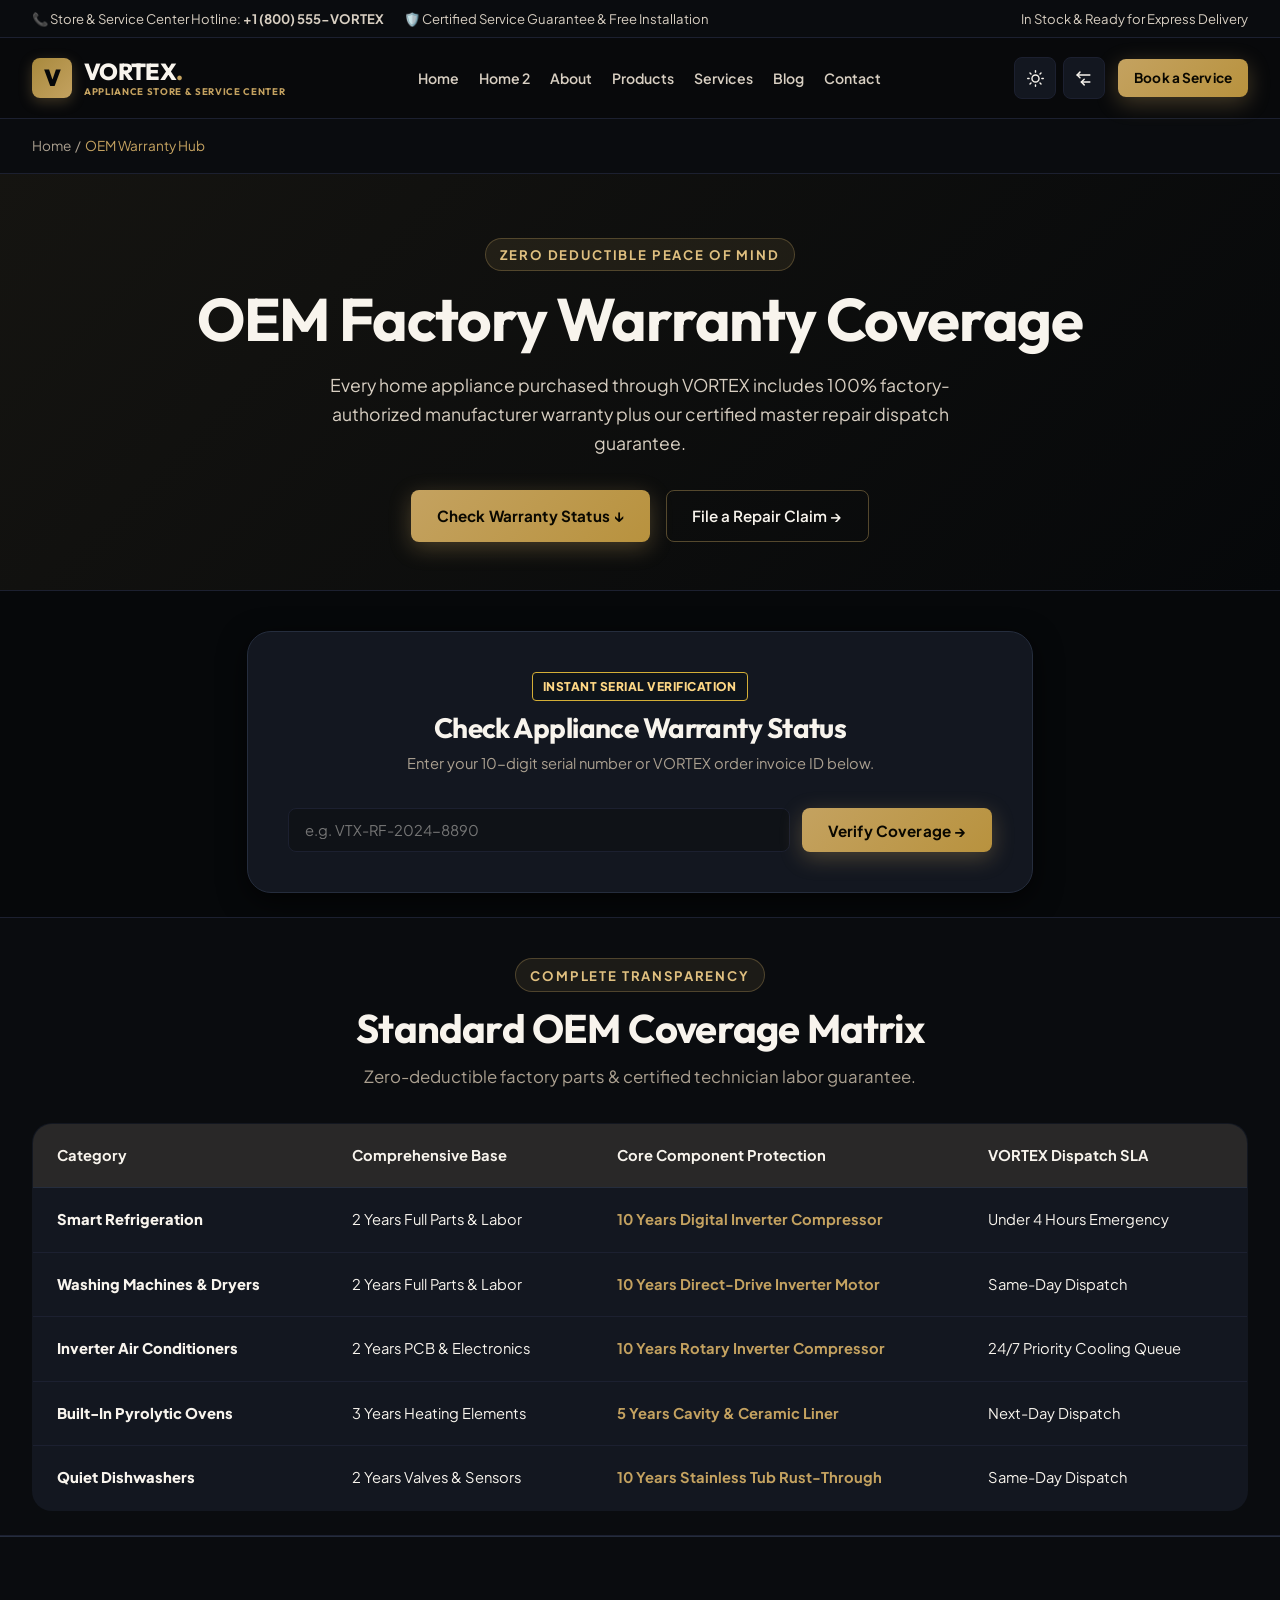
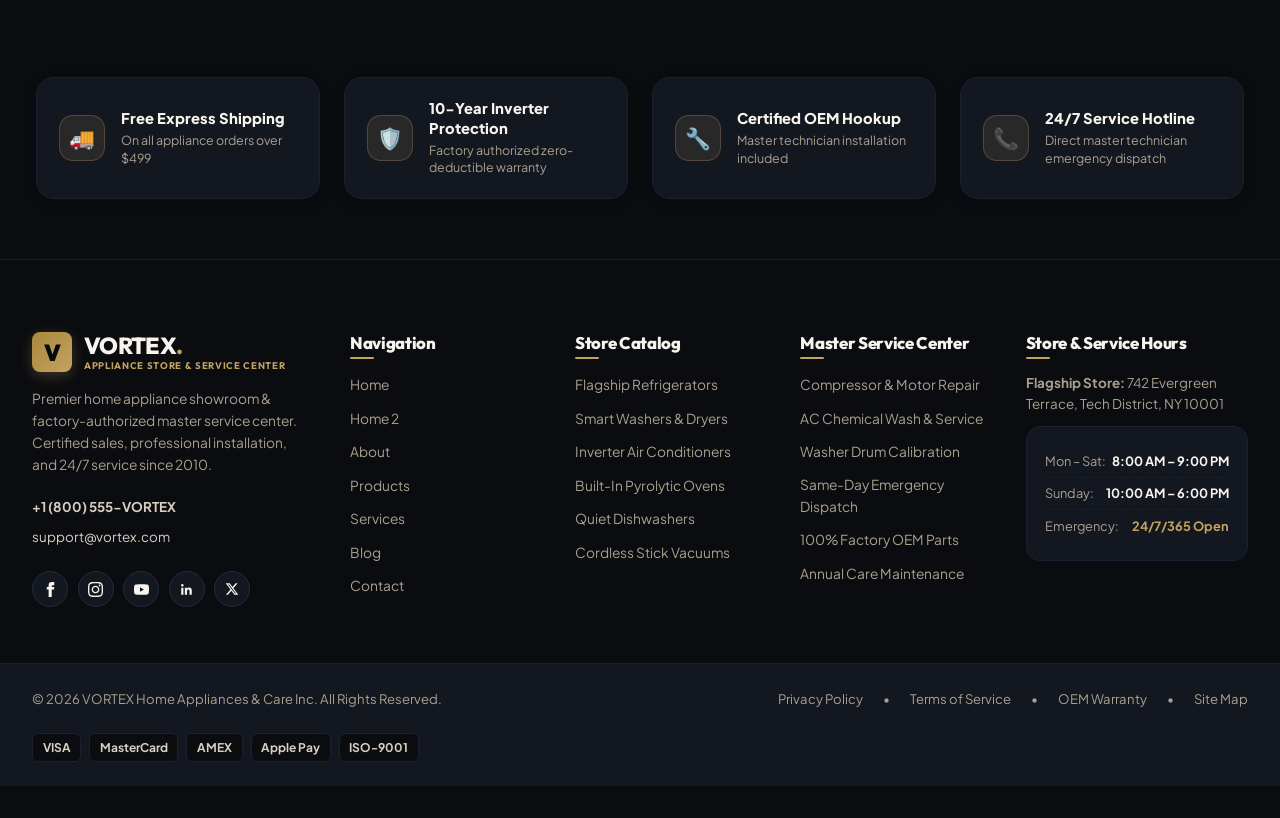
<file: warranty.html>
<!DOCTYPE html>
<html lang="en">

<head>
  <meta charset="UTF-8">
  <meta name="viewport" content="width=device-width, initial-scale=1.0">
  <title>OEM Factory Warranty & Service Center Registration — VORTEX</title>
  <meta name="description"
    content="Check your appliance warranty status, register your product, and explore 10-year inverter compressor protection coverage from VORTEX Store & Service Center.">
  <link rel="icon" type="image/svg+xml" href="assets/favicon.svg">
  <link rel="stylesheet" href="css/styles.css">
  <script src="js/theme.js"></script>
</head>

<body>

  <!-- Top Announcement Bar -->
  <div class="top-bar">
    <div class="container top-bar-content">
      <div class="top-bar-left">
        <div class="top-bar-item">
          <span>📞 Store & Service Center Hotline: <strong>+1 (800) 555-VORTEX</strong></span>
        </div>
        <div class="top-bar-item">
          <span>🛡️ Certified Service Guarantee &amp; Free Installation</span>
        </div>
      </div>
      <div class="top-bar-right">
        <span>In Stock &amp; Ready for Express Delivery</span>
      </div>
    </div>
  </div>

  <!-- Header Navigation -->
  <header class="site-header">
    <div class="container header-inner">
      <a href="index.html" class="brand-logo">
        <div class="logo-icon">V</div>
        <div class="logo-text">
          VORTEX<span>.</span>
          <span class="logo-tagline">Appliance Store & Service Center</span>
        </div>
      </a>

      <nav class="nav-menu">
        <a href="index.html" class="nav-link">Home</a>
        <a href="home2.html" class="nav-link">Home 2</a>
        <a href="about.html" class="nav-link">About</a>
        <a href="products.html" class="nav-link">Products</a>
        <a href="services.html" class="nav-link">Services</a>
        <a href="blog.html" class="nav-link">Blog</a>
        <a href="contact.html" class="nav-link">Contact</a>
      </nav>

      <div class="header-actions">
        <div class="header-theme-controls" style="display:flex; align-items:center; gap:0.4rem;">
          <button class="btn-icon theme-toggle-btn" title="Toggle Theme" aria-label="Toggle Theme"></button>
          <button class="btn-icon dir-toggle-btn" title="Toggle Direction" aria-label="Toggle Direction"></button>
        </div>
        <a href="services.html#booking" class="btn btn-sm btn-primary header-cta">Book a Service</a>
        <button class="btn-icon mobile-toggle" id="mobile-toggle-btn" title="Toggle Menu">☰</button>
      </div>
    </div>
  </header>

  <!-- Mobile Drawer -->
  <div class="mobile-nav-backdrop" id="mobile-backdrop"></div>
  <aside class="mobile-nav-drawer" id="mobile-drawer">
    <div class="mobile-nav-header">
      <a href="index.html" class="brand-logo">
        <div class="logo-icon">V</div>
        <div class="logo-text">
          VORTEX
          <span class="logo-tagline">Appliance Store & Service Center</span>
        </div>
      </a>
      <button class="btn-icon" id="mobile-close-btn">✕</button>
    </div>
    <div class="mobile-drawer-quick-actions">
      <button class="mobile-drawer-quick-btn" onclick="if(window.closeMobileNav)window.closeMobileNav(); if(window.openWishlistModal)window.openWishlistModal();" title="View Wishlist">
        <svg width="18" height="18" fill="none" stroke="currentColor" stroke-width="2" stroke-linecap="round" stroke-linejoin="round" viewBox="0 0 24 24">
          <path d="M20.84 4.61a5.5 5.5 0 0 0-7.78 0L12 5.67l-1.06-1.06a5.5 5.5 0 0 0-7.78 7.78l1.06 1.06L12 21.23l7.78-7.78 1.06-1.06a5.5 5.5 0 0 0 0-7.78z"/>
        </svg>
        <span>Wishlist</span>
        <span class="mobile-drawer-badge wishlist-badge wishlist-counter" id="drawer-wishlist-count">0</span>
      </button>
      <a href="cart.html" class="mobile-drawer-quick-btn" title="View Shopping Cart">
        <svg width="18" height="18" fill="none" stroke="currentColor" stroke-width="2" stroke-linecap="round" stroke-linejoin="round" viewBox="0 0 24 24">
          <circle cx="9" cy="21" r="1"></circle>
          <circle cx="20" cy="21" r="1"></circle>
          <path d="M1 1h4l2.68 13.39a2 2 0 0 0 2 1.61h9.72a2 2 0 0 0 2-1.61L23 6H6"></path>
        </svg>
        <span>Cart</span>
        <span class="mobile-drawer-badge cart-badge cart-counter" id="drawer-cart-count">0</span>
      </a>
    </div>
    <div class="mobile-nav-links">
      <a href="index.html" class="mobile-nav-link">Home</a>
      <a href="home2.html" class="mobile-nav-link">Home 2 (Alt View)</a>
      <a href="about.html" class="mobile-nav-link">About Store & Service Center</a>
      <a href="products.html" class="mobile-nav-link">Products &amp; Showroom</a>
      <a href="services.html" class="mobile-nav-link">Services &amp; Repair Booking</a>
      <a href="blog.html" class="mobile-nav-link">Appliance Blog & Guides</a>
      <a href="contact.html" class="mobile-nav-link">Contact Store & Service Hub</a>
    </div>
    <div class="mobile-drawer-cta-wrap">
      <a href="services.html#booking" class="mobile-drawer-booking-btn">
        <span>Book a Repair</span>
        <span>🛠️</span>
      </a>
    </div>
    <div class="mobile-drawer-utility">
      <button class="mobile-util-btn theme-toggle-btn" title="Toggle Theme" aria-label="Toggle Theme"></button>
      <button class="mobile-util-btn dir-toggle-btn" title="Toggle Direction" aria-label="Toggle Direction"></button>
    </div>
  </aside>

  <!-- Breadcrumbs -->
  <div style="background:var(--bg-secondary); border-bottom:1px solid var(--border-subtle); padding:1rem 0; font-size:0.85rem; color:var(--text-muted);">
    <div class="container">
      <a href="index.html" style="color:var(--text-muted);">Home</a> &nbsp;/&nbsp;
      <span style="color:var(--accent-teal);">OEM Warranty Hub</span>
    </div>
  </div>

  <!-- Hero Section -->
  <section style="padding:4rem 0 3rem 0; background:linear-gradient(135deg, rgba(196,162,96,0.08) 0%, var(--bg-primary) 100%); border-bottom:1px solid var(--border-subtle);">
    <div class="container" style="max-width:960px; text-align:center;">
      <span class="section-subtitle">Zero Deductible Peace of Mind</span>
      <h1 class="heading-xl" style="margin-bottom:1rem;">OEM Factory Warranty Coverage</h1>
      <p style="font-size:1.1rem; color:var(--text-secondary); max-width:650px; margin:0 auto 2rem auto; line-height:1.65;">
        Every home appliance purchased through VORTEX includes 100% factory-authorized manufacturer warranty plus our certified master repair dispatch guarantee.
      </p>
      <div style="display:flex; justify-content:center; gap:1rem; flex-wrap:wrap;">
        <a href="#lookup-section" class="btn btn-primary">Check Warranty Status ↓</a>
        <a href="services.html#booking" class="btn btn-secondary">File a Repair Claim →</a>
      </div>
    </div>
  </section>

  <!-- Interactive Warranty Lookup Tool -->
  <section style="padding:2.5rem 0 1.5rem 0;" id="lookup-section">
    <div class="container" style="max-width:850px;">
      <div style="background:var(--bg-card); border:1px solid var(--border-medium); border-radius:24px; padding:2.5rem; box-shadow:var(--shadow-md);">
        <div style="text-align:center; margin-bottom:2rem;">
          <span class="badge badge-teal" style="margin-bottom:0.6rem;">INSTANT SERIAL VERIFICATION</span>
          <h2 class="heading-md" style="margin-bottom:0.5rem;">Check Appliance Warranty Status</h2>
          <p style="color:var(--text-muted); font-size:0.92rem;">Enter your 10-digit serial number or VORTEX order invoice ID below.</p>
        </div>

        <form id="warranty-lookup-form" onsubmit="event.preventDefault(); document.getElementById('warranty-result').style.display='block';">
          <div style="display:flex; gap:0.75rem; flex-wrap:wrap;">
            <input type="text" id="serial-input" class="form-control" placeholder="e.g. VTX-RF-2024-8890" style="flex:1; min-width:260px;" required>
            <button type="submit" class="btn btn-primary" style="white-space:nowrap;">Verify Coverage →</button>
          </div>
        </form>

        <div id="warranty-result" style="display:none; margin-top:2rem; padding:1.5rem; background:rgba(196,162,96,0.08); border:1px solid rgba(196,162,96,0.3); border-radius:16px;">
          <div style="display:flex; justify-content:space-between; align-items:center; margin-bottom:1rem; flex-wrap:wrap; gap:0.5rem;">
            <div>
              <span class="badge badge-teal" style="margin-bottom:0.3rem;">ACTIVE FACTORY WARRANTY</span>
              <h3 style="font-size:1.15rem; color:var(--text-primary); margin:0;">Samsung French-Door 650L (Twin Cooling)</h3>
            </div>
            <div style="text-align:right;">
              <span style="font-size:0.8rem; color:var(--text-muted);">Invoice: <strong>#VTX-94821</strong></span>
            </div>
          </div>
          <div style="display:grid; grid-template-columns:repeat(auto-fit, minmax(180px, 1fr)); gap:1rem; padding-top:1rem; border-top:1px solid var(--border-subtle); font-size:0.88rem;">
            <div><span style="color:var(--text-muted); font-size:0.78rem;">Compressor Coverage:</span><br><strong style="color:var(--accent-teal);">10 Years Full (Until 2034)</strong></div>
            <div><span style="color:var(--text-muted); font-size:0.78rem;">Parts &amp; Labor:</span><br><strong style="color:var(--text-primary);">Valid (1 Yr 4 Mos Remaining)</strong></div>
            <div><span style="color:var(--text-muted); font-size:0.78rem;">Dispatch SLA:</span><br><strong style="color:var(--text-primary);">2-Hour Priority VIP</strong></div>
          </div>
        </div>
      </div>
    </div>
  </section>

  <!-- Warranty Coverage Breakdown Table -->
  <section style="padding:2.5rem 0 1.5rem 0; background:var(--bg-secondary); border-top:1px solid var(--border-subtle); border-bottom:1px solid var(--border-subtle);">
    <div class="container">
      <div class="section-header" style="margin-bottom:2rem;">
        <span class="section-subtitle">Complete Transparency</span>
        <h2 class="heading-lg section-title">Standard OEM Coverage Matrix</h2>
        <p class="section-desc">Zero-deductible factory parts &amp; certified technician labor guarantee.</p>
      </div>

      <div style="overflow-x:auto;">
        <table style="width:100%; border-collapse:collapse; background:var(--bg-card); border-radius:20px; overflow:hidden; border:1px solid var(--border-medium); font-size:0.92rem;">
          <thead>
            <tr style="background:rgba(196,162,96,0.12); text-align:left; border-bottom:1px solid var(--border-medium);">
              <th style="padding:1.25rem 1.5rem;">Category</th>
              <th style="padding:1.25rem 1.5rem;">Comprehensive Base</th>
              <th style="padding:1.25rem 1.5rem;">Core Component Protection</th>
              <th style="padding:1.25rem 1.5rem;">VORTEX Dispatch SLA</th>
            </tr>
          </thead>
          <tbody>
            <tr style="border-bottom:1px solid var(--border-subtle);">
              <td style="padding:1.25rem 1.5rem; font-weight:800; color:var(--text-primary);">Smart Refrigeration</td>
              <td style="padding:1.25rem 1.5rem;">2 Years Full Parts &amp; Labor</td>
              <td style="padding:1.25rem 1.5rem; color:var(--accent-teal); font-weight:700;">10 Years Digital Inverter Compressor</td>
              <td style="padding:1.25rem 1.5rem;">Under 4 Hours Emergency</td>
            </tr>
            <tr style="border-bottom:1px solid var(--border-subtle);">
              <td style="padding:1.25rem 1.5rem; font-weight:800; color:var(--text-primary);">Washing Machines &amp; Dryers</td>
              <td style="padding:1.25rem 1.5rem;">2 Years Full Parts &amp; Labor</td>
              <td style="padding:1.25rem 1.5rem; color:var(--accent-teal); font-weight:700;">10 Years Direct-Drive Inverter Motor</td>
              <td style="padding:1.25rem 1.5rem;">Same-Day Dispatch</td>
            </tr>
            <tr style="border-bottom:1px solid var(--border-subtle);">
              <td style="padding:1.25rem 1.5rem; font-weight:800; color:var(--text-primary);">Inverter Air Conditioners</td>
              <td style="padding:1.25rem 1.5rem;">2 Years PCB &amp; Electronics</td>
              <td style="padding:1.25rem 1.5rem; color:var(--accent-teal); font-weight:700;">10 Years Rotary Inverter Compressor</td>
              <td style="padding:1.25rem 1.5rem;">24/7 Priority Cooling Queue</td>
            </tr>
            <tr style="border-bottom:1px solid var(--border-subtle);">
              <td style="padding:1.25rem 1.5rem; font-weight:800; color:var(--text-primary);">Built-In Pyrolytic Ovens</td>
              <td style="padding:1.25rem 1.5rem;">3 Years Heating Elements</td>
              <td style="padding:1.25rem 1.5rem; color:var(--accent-teal); font-weight:700;">5 Years Cavity &amp; Ceramic Liner</td>
              <td style="padding:1.25rem 1.5rem;">Next-Day Dispatch</td>
            </tr>
            <tr>
              <td style="padding:1.25rem 1.5rem; font-weight:800; color:var(--text-primary);">Quiet Dishwashers</td>
              <td style="padding:1.25rem 1.5rem;">2 Years Valves &amp; Sensors</td>
              <td style="padding:1.25rem 1.5rem; color:var(--accent-teal); font-weight:700;">10 Years Stainless Tub Rust-Through</td>
              <td style="padding:1.25rem 1.5rem;">Same-Day Dispatch</td>
            </tr>
          </tbody>
        </table>
      </div>
    </div>
  </section>

  <!-- ==========================================================================
       ULTRA-PROFESSIONAL SITE FOOTER
       ========================================================================== -->
  <footer class="site-footer">

    <!-- Layer 2: 4 Service Guarantees -->
    <div class="footer-guarantee-bar">
      <div class="container">
        <div class="guarantee-grid">
          <div class="guarantee-card">
            <div class="guarantee-icon-box">🚚</div>
            <div class="guarantee-text">
              <strong>Free Express Shipping</strong>
              <span>On all appliance orders over $499</span>
            </div>
          </div>
          <div class="guarantee-card">
            <div class="guarantee-icon-box">🛡️</div>
            <div class="guarantee-text">
              <strong>10-Year Inverter Protection</strong>
              <span>Factory authorized zero-deductible warranty</span>
            </div>
          </div>
          <div class="guarantee-card">
            <div class="guarantee-icon-box">🔧</div>
            <div class="guarantee-text">
              <strong>Certified OEM Hookup</strong>
              <span>Master technician installation included</span>
            </div>
          </div>
          <div class="guarantee-card">
            <div class="guarantee-icon-box">📞</div>
            <div class="guarantee-text">
              <strong>24/7 Service Hotline</strong>
              <span>Direct master technician emergency dispatch</span>
            </div>
          </div>
        </div>
      </div>
    </div>

    <!-- Layer 3: Main 5-Column Navigation -->
    <div class="footer-main-section">
      <div class="container">
        <div class="footer-5col-grid">

          <!-- Col 1: Brand & Bio -->
          <div>
            <a href="index.html" class="brand-logo">
              <div class="logo-icon">V</div>
              <div class="logo-text">
                VORTEX<span>.</span>
                <span class="logo-tagline">Appliance Store & Service Center</span>
              </div>
            </a>
            <p class="footer-brand-p">
              Premier home appliance showroom & factory-authorized master service center. Certified sales, professional installation, and 24/7 service since 2010.
            </p>
            <div class="footer-contact-pills">
              <div class="contact-pill-item"><strong>+1 (800) 555-VORTEX</strong></div>
              <div class="contact-pill-item">support@vortex.com</div>
            </div>
            <div class="social-links-row">
              <a href="https://facebook.com/vortexappliances" target="_blank" rel="noopener noreferrer" class="social-icon-btn" title="Facebook" aria-label="Facebook">
                <svg width="15" height="15" viewBox="0 0 24 24" fill="currentColor" aria-hidden="true"><path d="M9 8H6v4h3v12h5V12h3.642L18 8h-4V6.333C14 5.374 14.5 5 15.5 5H18V0h-3.808C10.596 0 9 1.583 9 4.615V8z"/></svg>
              </a>
              <a href="https://instagram.com/vortexappliances" target="_blank" rel="noopener noreferrer" class="social-icon-btn" title="Instagram" aria-label="Instagram">
                <svg width="15" height="15" viewBox="0 0 24 24" fill="currentColor" aria-hidden="true"><path d="M12 2.163c3.204 0 3.584.012 4.85.07 3.252.148 4.771 1.691 4.919 4.919.058 1.265.069 1.645.069 4.849 0 3.205-.012 3.584-.069 4.849-.149 3.225-1.664 4.771-4.919 4.919-1.266.058-1.644.07-4.85.07-3.204 0-3.584-.012-4.849-.07-3.26-.149-4.771-1.699-4.919-4.92-.058-1.265-.07-1.644-.07-4.849 0-3.204.013-3.583.07-4.849.149-3.227 1.664-4.771 4.919-4.919 1.266-.057 1.645-.069 4.849-.069zm0-2.163c-3.259 0-3.667.014-4.947.072-4.358.2-6.78 2.618-6.98 6.98-.059 1.281-.073 1.689-.073 4.948 0 3.259.014 3.668.072 4.948.2 4.358 2.618 6.78 6.98 6.98 1.281.058 1.689.072 4.948.072 3.259 0 3.668-.014 4.948-.072 4.354-.2 6.782-2.618 6.979-6.98.059-1.28.073-1.689.073-4.948 0-3.259-.014-3.667-.072-4.947-.196-4.354-2.617-6.78-6.979-6.98-1.281-.059-1.69-.073-4.949-.073zm0 5.838c-3.403 0-6.162 2.759-6.162 6.162s2.759 6.163 6.162 6.163 6.162-2.759 6.162-6.163c0-3.403-2.759-6.162-6.162-6.162zm0 10.162c-2.209 0-4-1.79-4-4 0-2.209 1.791-4 4-4s4 1.791 4 4c0 2.21-1.791 4-4 4zm6.406-11.845c-.796 0-1.441.645-1.441 1.44s.645 1.44 1.441 1.44c.795 0 1.439-.645 1.439-1.44s-.644-1.44-1.439-1.44z"/></svg>
              </a>
              <a href="https://youtube.com/@vortexappliances" target="_blank" rel="noopener noreferrer" class="social-icon-btn" title="YouTube" aria-label="YouTube">
                <svg width="15" height="15" viewBox="0 0 24 24" fill="currentColor" aria-hidden="true"><path d="M23.498 6.186a3.016 3.016 0 0 0-2.122-2.136C19.505 3.545 12 3.545 12 3.545s-7.505 0-9.377.505A3.017 3.017 0 0 0 .502 6.186C0 8.07 0 12 0 12s0 3.93.502 5.814a3.016 3.016 0 0 0 2.122 2.136c1.871.505 9.376.505 9.376.505s7.505 0 9.377-.505a3.015 3.015 0 0 0 2.122-2.136C24 15.93 24 12 24 12s0-3.93-.502-5.814zM9.545 15.568V8.432L15.818 12l-6.273 3.568z"/></svg>
              </a>
              <a href="https://linkedin.com/company/vortex-appliances" target="_blank" rel="noopener noreferrer" class="social-icon-btn" title="LinkedIn" aria-label="LinkedIn">
                <svg width="15" height="15" viewBox="0 0 24 24" fill="currentColor" aria-hidden="true"><path d="M20.447 20.452h-3.554v-5.569c0-1.328-.027-3.037-1.852-3.037-1.853 0-2.136 1.445-2.136 2.939v5.667H9.351V9h3.414v1.561h.046c.477-.9 1.637-1.85 3.37-1.85 3.601 0 4.267 2.37 4.267 5.455v6.286zM5.337 7.433c-1.144 0-2.063-.926-2.063-2.065 0-1.138.92-2.063 2.063-2.063 1.14 0 2.064.925 2.064 2.063 0 1.139-.925 2.065-2.064 2.065zm1.782 13.019H3.555V9h3.564v11.452z"/></svg>
              </a>
              <a href="https://x.com/vortexcare" target="_blank" rel="noopener noreferrer" class="social-icon-btn" title="X (Twitter)" aria-label="X (Twitter)">
                <svg width="14" height="14" viewBox="0 0 24 24" fill="currentColor" aria-hidden="true"><path d="M18.244 2.25h3.308l-7.227 8.26 8.502 11.24H16.17l-5.214-6.817L4.99 21.75H1.68l7.73-8.835L1.254 2.25H8.08l4.713 6.231zm-1.161 17.52h1.833L7.084 4.126H5.117z"/></svg>
              </a>
            </div>
          </div>

          <!-- Col 2: Navigation Links (Matches Navbar Exactly) -->
          <div>
            <h4 class="footer-col-title">Navigation</h4>
            <ul class="footer-nav-list">
              <li><a href="index.html">Home</a></li>
              <li><a href="home2.html">Home 2</a></li>
              <li><a href="about.html">About</a></li>
              <li><a href="products.html">Products</a></li>
              <li><a href="services.html">Services</a></li>
              <li><a href="blog.html">Blog</a></li>
              <li><a href="contact.html">Contact</a></li>
            </ul>
          </div>

          <!-- Col 3: Showroom Categories -->
          <div>
            <h4 class="footer-col-title">Store Catalog</h4>
            <ul class="footer-nav-list">
              <li><a href="products.html?category=Refrigerators">Flagship Refrigerators</a></li>
              <li><a href="products.html?category=Washing%20Machines">Smart Washers &amp; Dryers</a></li>
              <li><a href="products.html?category=Air%20Conditioners">Inverter Air Conditioners</a></li>
              <li><a href="products.html?category=Built-In%20Ovens">Built-In Pyrolytic Ovens</a></li>
              <li><a href="products.html?category=Dishwashers">Quiet Dishwashers</a></li>
              <li><a href="products.html?category=Vacuum%20Cleaners">Cordless Stick Vacuums</a></li>
            </ul>
          </div>

          <!-- Col 4: Master Repair Services -->
          <div>
            <h4 class="footer-col-title">Master Service Center</h4>
            <ul class="footer-nav-list">
              <li><a href="services.html#booking">Compressor &amp; Motor Repair</a></li>
              <li><a href="services.html#booking">AC Chemical Wash &amp; Service</a></li>
              <li><a href="services.html#booking">Washer Drum Calibration</a></li>
              <li><a href="services.html#booking">Same-Day Emergency Dispatch</a></li>
              <li><a href="services.html#booking">100% Factory OEM Parts</a></li>
              <li><a href="services.html#booking">Annual Care Maintenance</a></li>
            </ul>
          </div>

          <!-- Col 5: Showroom Hours & Location -->
          <div>
            <h4 class="footer-col-title">Store &amp; Service Hours</h4>
            <p style="font-size:0.84rem; color:var(--text-muted); line-height:1.5;">
              <strong>Flagship Store:</strong> 742 Evergreen Terrace, Tech District, NY 10001
            </p>
            <div class="footer-hours-box">
              <div class="hours-row">
                <span>Mon – Sat:</span>
                <strong style="color:var(--text-primary);">8:00 AM – 9:00 PM</strong>
              </div>
              <div class="hours-row">
                <span>Sunday:</span>
                <strong style="color:var(--text-primary);">10:00 AM – 6:00 PM</strong>
              </div>
              <div class="hours-row">
                <span>Emergency:</span>
                <strong style="color:var(--accent-teal);">24/7/365 Open</strong>
              </div>
            </div>
          </div>

        </div>
      </div>
    </div>

    <!-- Layer 4: Bottom Security Bar -->
    <div class="footer-bottom-bar">
      <div class="container bottom-bar-inner">
        <div>© 2026 VORTEX Home Appliances &amp; Care Inc. All Rights Reserved.</div>
        <div class="legal-links-row">
          <a href="privacy-policy.html">Privacy Policy</a>
          <span>•</span>
          <a href="terms.html">Terms of Service</a>
          <span>•</span>
          <a href="warranty.html">OEM Warranty</a>
          <span>•</span>
          <a href="sitemap.html">Site Map</a>
        </div>
        <div class="payment-badges-row">
          <span class="payment-chip">VISA</span>
          <span class="payment-chip">MasterCard</span>
          <span class="payment-chip">AMEX</span>
          <span class="payment-chip">Apple Pay</span>
          <span class="payment-chip">ISO-9001</span>
        </div>
      </div>
    </div>

  </footer>



  <!-- Back to Top Button -->
  <button class="back-to-top" id="back-to-top-btn" title="Scroll to top">↑</button>

  <script src="js/app.js"></script>
</body>

</html>
</file>
<file: css/styles.css>
/* ==========================================================================
   VORTEX HOME APPLIANCES & SERVICE CENTER - CORE DESIGN SYSTEM & STYLESHEET
   ========================================================================== */

/* --- Google Fonts Import --- */
@import url('https://fonts.googleapis.com/css2?family=Outfit:wght@300;400;500;600;700;800&family=Plus+Jakarta+Sans:wght@300;400;500;600;700;800&display=swap');

/* --- Design Tokens & Variables — LUXURY CHAMPAGNE GOLD PALETTE --- */
:root {
  /* === Deep Obsidian Backgrounds === */
  --bg-primary: #06080a;
  --bg-secondary: #0a0c0f;
  --bg-tertiary: #0f1217;
  --bg-card: #131720;
  --bg-card-hover: #191e29;
  --bg-elevated: #1e2430;

  /* === Refined Border System === */
  --border-subtle: #1c2030;
  --border-medium: #252d3d;
  --border-accent: rgba(196, 162, 96, 0.35);

  /* === Warm Platinum Typography === */
  --text-primary: #f8f4ed;
  --text-secondary: #d8cfc2;
  --text-muted: #aba090;
  --text-dim: #847a6c;

  /* === Champagne Gold Accent System (replaces teal) === */
  --accent-teal: #c4a260;
  --accent-teal-dark: #a8893d;
  --accent-teal-light: #e0c080;
  --accent-teal-glow: rgba(196, 162, 96, 0.22);

  /* === Warm Ivory & Cream Secondary === */
  --accent-beige: #ede4d3;
  --accent-beige-muted: #c8b89a;
  --accent-warm-gold: #c4a260;

  /* === Status Colors === */
  --status-success: #6dab6d;
  --status-warning: #c4a260;
  --status-error: #c95f5f;

  /* === Typography === */
  --font-heading: 'Outfit', -apple-system, BlinkMacSystemFont, sans-serif;
  --font-body: 'Plus Jakarta Sans', -apple-system, BlinkMacSystemFont, sans-serif;

  /* === Spacing & Shape === */
  --header-height: 80px;
  --topbar-height: 38px;
  --container-max: 1320px;
  --radius-sm: 4px;
  --radius-md: 8px;
  --radius-lg: 14px;
  --radius-full: 9999px;

  /* === Premium Shadows === */
  --shadow-sm: 0 2px 10px rgba(0, 0, 0, 0.55);
  --shadow-md: 0 8px 28px rgba(0, 0, 0, 0.65);
  --shadow-lg: 0 20px 50px rgba(0, 0, 0, 0.75);
  --shadow-teal: 0 8px 28px rgba(196, 162, 96, 0.18);

  /* === Transitions === */
  --transition-fast: 0.2s cubic-bezier(0.4, 0, 0.2, 1);
  --transition-normal: 0.3s cubic-bezier(0.4, 0, 0.2, 1);
  --transition-slow: 0.5s cubic-bezier(0.4, 0, 0.2, 1);
}

/* --- Base & Reset --- */
*, *::before, *::after {
  box-sizing: border-box;
  margin: 0;
  padding: 0;
}

html {
  scroll-behavior: smooth;
  font-size: 16px;
  background-color: var(--bg-primary);
  color: var(--text-primary);
  text-size-adjust: 100%;
  -webkit-text-size-adjust: 100%;
}

body {
  font-family: var(--font-body);
  line-height: 1.6;
  background-color: var(--bg-primary);
  color: var(--text-primary);
  overflow-x: hidden;
  min-height: 100vh;
  display: flex;
  flex-direction: column;
}

img, video, svg {
  max-width: 100%;
  height: auto;
  display: block;
}

a {
  color: inherit;
  text-decoration: none;
  transition: color var(--transition-fast);
}

button, input, select, textarea {
  font-family: inherit;
  font-size: inherit;
  color: inherit;
  background: none;
  border: none;
  outline: none;
}

button {
  cursor: pointer;
}

ul, ol {
  list-style: none;
}

/* --- Layout Container --- */
.container {
  width: 100%;
  max-width: var(--container-max);
  margin: 0 auto;
  padding: 0 2rem;
}

/* --- Typography Helpers --- */
h1, h2, h3, h4, h5, h6 {
  font-family: var(--font-heading);
  font-weight: 700;
  line-height: 1.2;
  color: var(--text-primary);
  letter-spacing: -0.02em;
}

.heading-xl { font-size: clamp(2.25rem, 5vw, 3.75rem); }
.heading-lg { font-size: clamp(1.75rem, 3.5vw, 2.5rem); }
.heading-md { font-size: clamp(1.25rem, 2.5vw, 1.75rem); }
.heading-sm { font-size: clamp(1.1rem, 2vw, 1.35rem); }

.text-teal { color: var(--accent-teal); }
.text-beige { color: var(--accent-beige); }
.text-muted { color: var(--text-muted); }
.text-gold { color: var(--accent-warm-gold); }

.section-header {
  text-align: center;
  max-width: 720px;
  margin: 0 auto 3rem auto;
}

.section-subtitle {
  display: inline-flex;
  align-items: center;
  gap: 0.5rem;
  font-size: 0.82rem;
  font-weight: 700;
  text-transform: uppercase;
  letter-spacing: 0.14em;
  color: var(--accent-teal-light);
  background: rgba(196, 162, 96, 0.1);
  padding: 0.32rem 0.9rem;
  border-radius: var(--radius-full);
  border: 1px solid rgba(196, 162, 96, 0.3);
  margin-bottom: 0.75rem;
  width: fit-content;
  max-width: fit-content;
  align-self: flex-start;
  white-space: nowrap;
}

.section-header .section-subtitle {
  align-self: center;
  margin-left: auto;
  margin-right: auto;
}

.section-title {
  margin-bottom: 0.75rem;
}

.section-desc {
  color: var(--text-muted);
  font-size: 1.05rem;
}

/* --- Buttons System --- */
.btn {
  display: inline-flex;
  align-items: center;
  justify-content: center;
  gap: 0.6rem;
  padding: 0.8rem 1.6rem;
  font-size: 0.95rem;
  font-weight: 600;
  border-radius: var(--radius-md);
  transition: all var(--transition-fast);
  text-align: center;
  white-space: nowrap;
  user-select: none;
}

.btn-primary {
  background: linear-gradient(135deg, #c4a260, #b8923e);
  color: #0a0800;
  box-shadow: 0 6px 22px rgba(196, 162, 96, 0.32);
  font-weight: 700;
  letter-spacing: 0.01em;
}

.btn-primary:hover {
  background: linear-gradient(135deg, #d4b070, #c4a250);
  transform: translateY(-2px);
  box-shadow: 0 10px 32px rgba(196, 162, 96, 0.42);
}

.btn-secondary {
  background: transparent;
  color: var(--text-primary);
  border: 1px solid rgba(196, 162, 96, 0.4);
}

.btn-secondary:hover {
  background: rgba(196, 162, 96, 0.08);
  border-color: var(--accent-teal);
  color: var(--accent-teal-light);
  transform: translateY(-2px);
}

.btn-beige {
  background: rgba(237, 228, 211, 0.12);
  color: var(--accent-beige);
  border: 1px solid rgba(237, 228, 211, 0.35);
}

.btn-beige:hover {
  background: rgba(237, 228, 211, 0.2);
  color: #ffffff;
  border-color: var(--accent-beige);
  transform: translateY(-2px);
}

.btn-outline-teal {
  background: transparent;
  color: var(--accent-teal-light);
  border: 1px solid rgba(196, 162, 96, 0.5);
}

.btn-outline-teal:hover {
  background: linear-gradient(135deg, #c4a260, #b8923e);
  color: #0a0800;
  border-color: transparent;
  box-shadow: 0 4px 16px rgba(196, 162, 96, 0.28);
}

.btn-sm {
  padding: 0.5rem 1rem;
  font-size: 0.85rem;
}

.btn-lg {
  padding: 1rem 2.2rem;
  font-size: 1.05rem;
  border-radius: var(--radius-md);
}

.btn-icon {
  width: 42px;
  height: 42px;
  padding: 0;
  border-radius: var(--radius-md);
  background: var(--bg-card);
  border: 1px solid var(--border-subtle);
  color: var(--text-primary);
  display: inline-flex;
  align-items: center;
  justify-content: center;
  position: relative;
  transition: all var(--transition-fast);
}

.btn-icon:hover {
  background: rgba(196, 162, 96, 0.12);
  border-color: rgba(196, 162, 96, 0.5);
  color: var(--accent-teal-light);
}

/* --- Badges --- */
.badge {
  display: inline-flex;
  align-items: center;
  gap: 0.3rem;
  font-size: 0.75rem;
  font-weight: 700;
  padding: 0.25rem 0.6rem;
  border-radius: var(--radius-sm);
  text-transform: uppercase;
  letter-spacing: 0.04em;
  width: fit-content;
  max-width: fit-content;
  align-self: flex-start;
  white-space: nowrap;
}

.badge-teal { background: rgba(15, 20, 26, 0.92); color: #ffd885; border: 1.5px solid #d4af37; font-weight: 800; }
.badge-beige { background: rgba(24, 20, 14, 0.92); color: #f5e6c4; border: 1.5px solid #c4a260; font-weight: 800; }
.badge-gold { background: rgba(22, 18, 10, 0.94); color: #ffe099; border: 1.5px solid #ffd885; font-weight: 800; }
.badge-sale { background: #991b1b; color: #ffffff; border: 1.5px solid #ef4444; font-weight: 800; }

/* ==========================================================================
   HEADER & NAVIGATION
   ========================================================================== */

/* Top Announcement Bar */
.top-bar {
  background: var(--bg-secondary);
  border-bottom: 1px solid var(--border-subtle);
  font-size: 0.82rem;
  color: var(--text-secondary);
  padding: 0.5rem 0;
}

.top-bar-content {
  display: flex;
  align-items: center;
  justify-content: space-between;
  gap: 1rem;
}

.top-bar-left, .top-bar-right {
  display: flex;
  align-items: center;
  gap: 1.25rem;
}

.top-bar-item {
  display: flex;
  align-items: center;
  gap: 0.4rem;
}

.top-bar-item svg {
  color: var(--accent-teal);
  flex-shrink: 0;
}

/* Main Navbar */
.site-header {
  position: sticky;
  top: 0;
  z-index: 1000;
  background: rgba(9, 10, 12, 0.92);
  backdrop-filter: blur(12px);
  -webkit-backdrop-filter: blur(12px);
  border-bottom: 1px solid var(--border-subtle);
  transition: all var(--transition-fast);
}

.header-inner {
  display: flex;
  align-items: center;
  justify-content: space-between;
  height: var(--header-height);
  gap: 1.5rem;
}

/* Logo */
.brand-logo {
  display: flex;
  align-items: center;
  gap: 0.75rem;
  font-family: var(--font-heading);
  font-weight: 800;
  font-size: 1.45rem;
  color: var(--text-primary);
  letter-spacing: -0.03em;
}

.logo-icon {
  width: 40px;
  height: 40px;
  background: linear-gradient(135deg, #a8893d, #c4a260);
  border-radius: var(--radius-md);
  display: flex;
  align-items: center;
  justify-content: center;
  color: #06080a;
  font-weight: 900;
  box-shadow: 0 4px 14px rgba(196, 162, 96, 0.28);
}

.logo-text span {
  color: var(--accent-teal);
}

.logo-text {
  display: block;
  line-height: 1;
}

.logo-tagline {
  display: block !important;
  font-size: 0.60rem;
  font-weight: 700;
  letter-spacing: 0.07em;
  text-transform: uppercase;
  color: var(--accent-teal);
  line-height: 1.1;
  margin-top: 3px;
  white-space: nowrap;
}

/* Desktop Navigation Links */
.nav-menu {
  display: flex;
  align-items: center;
  gap: 1.25rem;
}

.nav-link {
  font-size: 0.88rem;
  font-weight: 600;
  color: var(--text-secondary);
  padding: 0.5rem 0;
  position: relative;
  transition: color var(--transition-fast);
  white-space: nowrap;
}

.nav-link:hover, .nav-link.active {
  color: var(--text-primary);
}

.nav-link::after {
  content: '';
  position: absolute;
  bottom: 0;
  left: 0;
  width: 0;
  height: 2px;
  background: linear-gradient(90deg, var(--accent-teal-dark), var(--accent-teal-light));
  transition: width var(--transition-fast);
  border-radius: 2px;
}

.nav-link:hover::after, .nav-link.active::after {
  width: 100%;
}

/* Header Actions */
.header-actions {
  display: flex;
  align-items: center;
  gap: 0.85rem;
}

.counter-badge {
  position: absolute;
  top: -4px;
  right: -4px;
  background: linear-gradient(135deg, #c4a260, #a8893d);
  color: #06080a;
  font-size: 0.68rem;
  font-weight: 800;
  width: 18px;
  height: 18px;
  border-radius: var(--radius-full);
  display: flex;
  align-items: center;
  justify-content: center;
  border: 2px solid var(--bg-primary);
}

.mobile-toggle {
  display: none;
}

/* Mobile Nav Drawer */
.mobile-nav-backdrop {
  position: fixed;
  inset: 0;
  background: rgba(0, 0, 0, 0.8);
  backdrop-filter: blur(4px);
  z-index: 1050;
  opacity: 0;
  pointer-events: none;
  transition: opacity var(--transition-normal);
}

.mobile-nav-backdrop.active {
  opacity: 1;
  pointer-events: auto;
}

.mobile-nav-drawer {
  position: fixed;
  top: 0;
  right: -340px;
  width: min(320px, 85vw);
  height: 100vh;
  height: 100dvh;
  background: var(--bg-secondary);
  border-left: 1px solid var(--border-subtle);
  z-index: 1100;
  padding: 1.5rem 1.25rem;
  display: flex;
  flex-direction: column;
  transition: transform var(--transition-normal);
  overflow-y: auto;
  -webkit-overflow-scrolling: touch;
}

.mobile-nav-drawer.active {
  transform: translateX(-340px);
}

.mobile-nav-header {
  display: flex;
  align-items: center;
  justify-content: space-between;
  padding-bottom: 1rem;
  border-bottom: 1px solid var(--border-subtle);
  margin-bottom: 1.25rem;
  flex-shrink: 0;
}

/* Mobile Drawer Quick Actions: Wishlist & Cart */
.mobile-drawer-quick-actions {
  display: grid;
  grid-template-columns: 1fr 1fr;
  gap: 0.65rem;
  margin-bottom: 1.25rem;
  padding-bottom: 1rem;
  border-bottom: 1px solid var(--border-subtle);
  flex-shrink: 0;
}

.mobile-drawer-quick-btn {
  display: inline-flex;
  align-items: center;
  justify-content: center;
  gap: 0.5rem;
  padding: 0.75rem 0.6rem;
  background: var(--bg-tertiary);
  border: 1px solid var(--border-subtle);
  border-radius: var(--radius-sm);
  color: var(--text-primary);
  text-decoration: none;
  font-size: 0.88rem;
  font-weight: 600;
  cursor: pointer;
  transition: all var(--transition-fast);
  box-sizing: border-box;
  font-family: inherit;
}

.mobile-drawer-quick-btn:hover,
.mobile-drawer-quick-btn:active {
  background: rgba(196, 162, 96, 0.12);
  border-color: var(--accent-teal);
  color: var(--accent-teal);
}

.mobile-drawer-quick-btn svg {
  flex-shrink: 0;
}

.mobile-drawer-badge {
  display: inline-flex;
  align-items: center;
  justify-content: center;
  min-width: 20px;
  height: 20px;
  padding: 0 6px;
  font-size: 0.72rem;
  font-weight: 700;
  border-radius: 999px;
  line-height: 1;
}

.mobile-drawer-badge.wishlist-badge {
  position: static;
  background: #ef4444;
  color: #ffffff;
  box-shadow: none;
  border: none;
}

.mobile-drawer-badge.cart-badge {
  position: static;
  background: var(--accent-teal);
  color: #0a0c10;
  box-shadow: none;
  border: none;
}

html[data-theme="light"] .mobile-drawer-quick-btn {
  background: #f7f3ec;
  border-color: rgba(184, 146, 46, 0.3);
  color: #2a241b;
}

html[data-theme="light"] .mobile-drawer-quick-btn:hover {
  background: #ede6d8;
  border-color: #b8922e;
  color: #8c6d1f;
}

html[data-theme="light"] .mobile-drawer-badge.wishlist-badge {
  background: #ef4444;
  color: #ffffff;
}

html[data-theme="light"] .mobile-drawer-badge.cart-badge {
  background: #b8922e;
  color: #ffffff;
}

.mobile-nav-links {
  display: flex;
  flex-direction: column;
  gap: 0.75rem;
  margin-bottom: 1.25rem;
  flex-grow: 1;
}

.mobile-nav-link {
  font-size: 1rem;
  font-weight: 600;
  color: var(--text-secondary);
  padding: 0.55rem 0.5rem;
  display: flex;
  align-items: center;
  justify-content: space-between;
  border-bottom: 1px solid rgba(255, 255, 255, 0.03);
  border-radius: var(--radius-sm);
  transition: all var(--transition-fast);
}

.mobile-nav-link.active, .mobile-nav-link:hover {
  color: var(--accent-teal);
  background: rgba(196, 162, 96, 0.08);
}

/* Mobile Drawer CTA Button — Book a Repair */
.mobile-drawer-cta-wrap {
  margin-top: 0.5rem;
  margin-bottom: 1rem;
  padding-top: 0.85rem;
  border-top: 1px solid var(--border-subtle);
  flex-shrink: 0;
}

.mobile-drawer-booking-btn {
  display: flex !important;
  align-items: center;
  justify-content: center;
  gap: 0.55rem;
  width: 100%;
  min-height: 48px;
  padding: 0.85rem 1.25rem;
  font-size: 0.95rem;
  font-weight: 700;
  letter-spacing: 0.02em;
  border-radius: var(--radius-sm);
  background: linear-gradient(135deg, #e0c080 0%, #c4a260 50%, #a8893d 100%);
  color: #0a0c10 !important;
  box-shadow: 0 4px 18px rgba(196, 162, 96, 0.35);
  border: 1px solid rgba(255, 255, 255, 0.3);
  transition: all var(--transition-fast);
  text-decoration: none;
  cursor: pointer;
}

.mobile-drawer-booking-btn:hover,
.mobile-drawer-booking-btn:active {
  background: linear-gradient(135deg, #ffd885 0%, #d4b270 50%, #b8994d 100%);
  color: #000000 !important;
  box-shadow: 0 6px 22px rgba(196, 162, 96, 0.55);
  transform: translateY(-2px);
}

.mobile-drawer-utility {
  display: flex;
  align-items: center;
  gap: 0.75rem;
  padding-top: 0.5rem;
  flex-shrink: 0;
}

/* ==========================================================================
   HERO SECTIONS — STORE & MASTER SERVICE CENTER
   ========================================================================== */
.hero-section {
  position: relative;
  padding: 4.5rem 0 5.5rem 0;
  overflow: hidden;
  background:
    radial-gradient(ellipse at 75% 25%, rgba(196, 162, 96, 0.12) 0%, transparent 60%),
    radial-gradient(ellipse at 15% 75%, rgba(168, 137, 61, 0.08) 0%, transparent 55%),
    var(--bg-primary);
}

.hero-grid {
  display: grid;
  grid-template-columns: 1.15fr 0.85fr;
  gap: 3.5rem;
  align-items: center;
}

.hero-content {
  z-index: 2;
  position: relative;
}

.hero-badge-group {
  display: flex;
  align-items: center;
  gap: 0.75rem;
  margin-bottom: 1.25rem;
  flex-wrap: wrap;
}

.hero-status-pill {
  display: inline-flex;
  align-items: center;
  gap: 0.5rem;
  background: rgba(196, 162, 96, 0.12);
  border: 1px solid rgba(196, 162, 96, 0.45);
  color: var(--accent-teal-light);
  font-size: 0.8rem;
  font-weight: 700;
  padding: 0.35rem 0.85rem;
  border-radius: var(--radius-full);
  letter-spacing: 0.02em;
}

.status-live-pulse {
  width: 8px;
  height: 8px;
  background: #10b981;
  border-radius: 50%;
  box-shadow: 0 0 8px #10b981;
  animation: livePulse 2s infinite ease-in-out;
  display: inline-block;
  flex-shrink: 0;
}

@keyframes livePulse {
  0%, 100% { opacity: 1; transform: scale(1); }
  50% { opacity: 0.4; transform: scale(0.85); }
}

.hero-title {
  margin-bottom: 1.25rem;
  line-height: 1.12;
  font-size: clamp(2.2rem, 4vw, 3.4rem);
  font-weight: 800;
  letter-spacing: -0.02em;
  color: var(--text-primary);
}

.hero-title .text-teal {
  color: var(--accent-teal-light);
  background: linear-gradient(135deg, #e0c080, #c4a260);
  -webkit-background-clip: text;
  -webkit-text-fill-color: transparent;
}

.hero-title .text-warm-gold {
  color: #ffd885;
  background: linear-gradient(135deg, #ffd885, #e0a540);
  -webkit-background-clip: text;
  -webkit-text-fill-color: transparent;
}

.hero-description {
  font-size: 1.12rem;
  color: #ded8ce;
  line-height: 1.68;
  margin-bottom: 1.75rem;
  max-width: 620px;
}

html[data-theme="light"] .hero-description {
  color: #4a453e;
}

/* Value Highlights Grid */
.hero-value-pills {
  display: grid;
  grid-template-columns: repeat(2, 1fr);
  gap: 0.75rem 1rem;
  margin-bottom: 2.25rem;
  max-width: 580px;
}

.hero-value-item {
  display: inline-flex;
  align-items: center;
  gap: 0.65rem;
  font-size: 0.88rem;
  font-weight: 700;
  color: var(--text-primary);
  background: rgba(196, 162, 96, 0.12);
  border: 1.5px solid rgba(196, 162, 96, 0.4);
  padding: 0.6rem 1rem;
  border-radius: var(--radius-md);
  text-decoration: none;
  cursor: pointer;
  transition: all 0.25s ease;
  box-shadow: 0 4px 12px rgba(0, 0, 0, 0.12);
}

.hero-value-check {
  display: inline-flex;
  align-items: center;
  justify-content: center;
  width: 20px;
  height: 20px;
  border-radius: 50%;
  background: var(--accent-teal);
  color: #0b0f19;
  font-size: 0.72rem;
  font-weight: 900;
  flex-shrink: 0;
  box-shadow: 0 2px 6px rgba(196, 162, 96, 0.35);
  transition: transform 0.25s ease;
}

.hero-value-item:hover {
  background: rgba(196, 162, 96, 0.2);
  border-color: var(--accent-teal);
  transform: translateY(-2px);
  box-shadow: 0 8px 20px rgba(196, 162, 96, 0.22);
}

.hero-value-item:hover .hero-value-check {
  transform: scale(1.15);
}

/* Highlighted state in Light Mode */
html[data-theme="light"] .hero-value-item {
  background: #ffffff;
  border: 1.5px solid #c4a260;
  color: #1a150e;
  box-shadow: 0 4px 14px rgba(196, 162, 96, 0.18);
}

html[data-theme="light"] .hero-value-item:hover {
  background: #faf6ee;
  border-color: #a38240;
  box-shadow: 0 8px 22px rgba(196, 162, 96, 0.28);
}

html[data-theme="light"] .hero-value-check {
  background: #c4a260;
  color: #ffffff;
  box-shadow: 0 2px 6px rgba(196, 162, 96, 0.4);
}

.hero-actions {
  display: flex;
  align-items: center;
  gap: 1.1rem;
  flex-wrap: wrap;
  margin-bottom: 2.75rem;
}

.hero-btn-store {
  display: inline-flex;
  align-items: center;
  gap: 0.6rem;
  font-weight: 700;
}

.hero-btn-service {
  display: inline-flex;
  align-items: center;
  gap: 0.6rem;
  font-weight: 700;
  background: rgba(196, 162, 96, 0.08);
  border: 1.5px solid rgba(196, 162, 96, 0.55);
  color: var(--text-primary);
}

.hero-btn-service:hover {
  background: rgba(196, 162, 96, 0.18);
  border-color: var(--accent-teal-light);
  color: #ffffff;
  transform: translateY(-2px);
}

.btn-arrow-icon, .btn-tool-icon {
  transition: transform var(--transition-fast);
}

.hero-btn-store:hover .btn-arrow-icon {
  transform: translateX(4px);
}

.hero-btn-service:hover .btn-tool-icon {
  transform: rotate(15deg);
}

.hero-stats-strip {
  display: grid;
  grid-template-columns: repeat(4, 1fr);
  gap: 1rem;
  padding-top: 1.75rem;
  border-top: 1px solid var(--border-medium);
}

.stat-item h3 {
  font-size: 1.75rem;
  color: var(--accent-teal-light);
  font-weight: 800;
  margin-bottom: 0.15rem;
  line-height: 1.1;
}

.stat-item p {
  font-size: 0.8rem;
  color: var(--text-muted);
  line-height: 1.35;
  font-weight: 600;
}

html[data-theme="light"] .stat-item h3 {
  color: #8c6a15;
}

html[data-theme="light"] .stat-item p {
  color: #3d3830;
  font-weight: 700;
}

/* Media Column & Balanced Hero Layering */
.hero-media-container {
  position: relative;
  z-index: 2;
  width: 100%;
}

.hero-media-wrapper {
  position: relative;
  border-radius: 20px;
  overflow: hidden;
  border: 1.5px solid rgba(196, 162, 96, 0.35);
  box-shadow:
    0 16px 45px rgba(0, 0, 0, 0.55),
    0 0 35px rgba(196, 162, 96, 0.12);
  background: var(--bg-card);
  height: 520px;
}

.hero-main-img {
  width: 100%;
  height: 100%;
  object-fit: cover;
  object-position: center 30%;
  display: block;
  transition: transform 0.6s cubic-bezier(0.16, 1, 0.3, 1), filter 0.4s ease;
  filter: brightness(0.98) contrast(1.04);
}

.hero-media-wrapper:hover .hero-main-img {
  transform: scale(1.02);
}

.hero-top-badge {
  position: absolute;
  top: 1.15rem;
  left: 1.15rem;
  z-index: 3;
  background: rgba(10, 12, 16, 0.82);
  backdrop-filter: blur(12px);
  -webkit-backdrop-filter: blur(12px);
  border: 1px solid rgba(196, 162, 96, 0.4);
  color: #f5f0e8;
  padding: 0.4rem 0.85rem;
  border-radius: var(--radius-full);
  font-size: 0.76rem;
  font-weight: 700;
  display: inline-flex;
  align-items: center;
  gap: 0.45rem;
  box-shadow: 0 4px 16px rgba(0, 0, 0, 0.4);
  pointer-events: none;
}

.hero-floating-card {
  position: absolute;
  bottom: 1.15rem;
  left: 1.15rem;
  right: 1.15rem;
  z-index: 3;
  background: rgba(12, 15, 20, 0.86);
  backdrop-filter: blur(16px);
  -webkit-backdrop-filter: blur(16px);
  border: 1px solid rgba(196, 162, 96, 0.45);
  padding: 0.85rem 1.15rem;
  border-radius: 14px;
  display: flex;
  align-items: center;
  justify-content: space-between;
  gap: 1rem;
  box-shadow: 0 10px 32px rgba(0, 0, 0, 0.55);
  transition: border-color 0.3s ease, background 0.3s ease, transform 0.3s ease;
}

.hero-floating-card:hover {
  background: rgba(12, 15, 20, 0.94);
  border-color: rgba(196, 162, 96, 0.75);
  transform: translateY(-2px);
}

.hero-card-tag {
  display: block;
  font-size: 0.7rem;
  text-transform: uppercase;
  color: var(--accent-teal-light);
  font-weight: 800;
  letter-spacing: 0.05em;
  margin-bottom: 0.15rem;
}

.hero-card-title {
  font-size: 0.92rem;
  font-weight: 700;
  color: #ffffff;
  margin: 0;
  line-height: 1.25;
}

.hero-card-sub {
  font-size: 0.74rem;
  color: var(--text-muted);
  margin-top: 0.2rem;
  line-height: 1.3;
}

.hero-card-btn {
  flex-shrink: 0;
  white-space: nowrap;
  font-size: 0.82rem;
  padding: 0.45rem 0.9rem;
}

/* Light Theme Variables for Floating Hero Elements */
html[data-theme="light"] .hero-top-badge {
  background: rgba(255, 255, 255, 0.88);
  border-color: rgba(184, 146, 46, 0.4);
  color: #1a1610;
}

html[data-theme="light"] .hero-floating-card {
  background: rgba(255, 255, 255, 0.92);
  border-color: rgba(184, 146, 46, 0.45);
  box-shadow: 0 10px 32px rgba(0, 0, 0, 0.12);
}

html[data-theme="light"] .hero-card-title {
  color: #1a1610;
}

html[data-theme="light"] .hero-card-sub {
  color: #5a5448;
}

/* Responsive Hero Adjustments */
@media (max-width: 1024px) {
  .hero-grid {
    grid-template-columns: 1fr;
    gap: 2.75rem;
  }
  .hero-media-wrapper {
    height: 440px;
  }
  .hero-content {
    max-width: 720px;
  }
}

@media (max-width: 768px) {
  .hero-section {
    padding: 3rem 0 4rem 0;
  }
  .hero-title {
    font-size: 2.1rem;
  }
  .hero-value-pills {
    grid-template-columns: 1fr;
    gap: 0.5rem;
  }
  .hero-stats-strip {
    grid-template-columns: repeat(2, 1fr);
    gap: 1.25rem 1rem;
  }
  .hero-media-wrapper {
    height: 380px;
  }
  .hero-floating-card {
    padding: 0.75rem 0.95rem;
    gap: 0.65rem;
  }
  .hero-card-title {
    font-size: 0.86rem;
  }
  .hero-card-sub {
    font-size: 0.7rem;
  }
}

@media (max-width: 480px) {
  .hero-media-wrapper {
    height: 320px;
  }
  .hero-top-badge {
    font-size: 0.7rem;
    padding: 0.3rem 0.65rem;
    top: 0.75rem;
    left: 0.75rem;
  }
  .hero-floating-card {
    bottom: 0.75rem;
    left: 0.75rem;
    right: 0.75rem;
    padding: 0.65rem 0.8rem;
  }
  .hero-card-sub {
    display: none;
  }
}

@media (max-width: 480px) {
  .hero-section {
    padding: 2.25rem 0 3.25rem 0;
  }
  .hero-title {
    font-size: 1.75rem;
  }
  .hero-actions {
    flex-direction: column;
    width: 100%;
    gap: 0.75rem;
  }
  .hero-actions .btn {
    width: 100%;
    justify-content: center;
  }
  .hero-main-img {
    height: 280px;
  }
  .hero-top-badge {
    top: 0.75rem;
    left: 0.75rem;
    font-size: 0.72rem;
    padding: 0.35rem 0.65rem;
  }
  .hero-floating-card {
    bottom: 0.75rem;
    left: 0.75rem;
    right: 0.75rem;
    padding: 0.85rem;
  }
}

/* Home 2 Alternative Hero */
.hero-v2 {
  padding: 3.5rem 0 4rem 0;
  background: var(--bg-secondary);
  border-bottom: 1px solid var(--border-subtle);
}

.hero-v2-grid {
  display: grid;
  grid-template-columns: 1fr 420px;
  gap: 3rem;
  align-items: center;
}

.quick-service-box {
  background: var(--bg-card);
  border: 1px solid var(--border-medium);
  border-radius: var(--radius-lg);
  padding: 2rem;
  box-shadow: var(--shadow-lg);
}

.quick-service-box h3 {
  margin-bottom: 0.5rem;
  font-size: 1.35rem;
}

.quick-service-box p {
  font-size: 0.9rem;
  color: var(--text-muted);
  margin-bottom: 1.5rem;
}

/* ==========================================================================
   MODERN DYNAMIC PAGE HEROES (About, Products, Services, Blog, Contact)
   ========================================================================== */
.page-hero-section {
  position: relative;
  padding: 4.25rem 0 4.75rem 0;
  overflow: hidden;
  background:
    radial-gradient(ellipse at 85% 20%, rgba(196, 162, 96, 0.13) 0%, transparent 60%),
    radial-gradient(ellipse at 15% 80%, rgba(168, 137, 61, 0.08) 0%, transparent 55%),
    var(--bg-secondary);
  border-bottom: 1px solid var(--border-subtle);
}

.page-hero-grid {
  display: grid;
  grid-template-columns: 1.15fr 0.85fr;
  gap: 3.5rem;
  align-items: center;
}

.page-hero-breadcrumbs {
  display: flex;
  align-items: center;
  gap: 0.5rem;
  font-size: 0.85rem;
  color: var(--text-muted);
  margin-bottom: 1.25rem;
}

.page-hero-breadcrumbs a {
  color: var(--text-muted);
  text-decoration: none;
  transition: color var(--transition-fast);
}

.page-hero-breadcrumbs a:hover {
  color: var(--accent-teal);
}

.page-hero-breadcrumbs .current {
  color: var(--accent-teal-light);
  font-weight: 600;
}

.page-hero-badge-group {
  display: flex;
  align-items: center;
  gap: 0.75rem;
  margin-bottom: 1.15rem;
  flex-wrap: wrap;
}

.page-hero-title {
  margin-bottom: 1.15rem;
  line-height: 1.14;
  font-size: clamp(2rem, 3.8vw, 3.1rem);
  font-weight: 800;
  letter-spacing: -0.02em;
  color: var(--text-primary);
}

.page-hero-title .text-teal {
  color: var(--accent-teal-light);
  background: linear-gradient(135deg, #e0c080, #c4a260);
  -webkit-background-clip: text;
  -webkit-text-fill-color: transparent;
}

.page-hero-desc {
  font-size: 1.08rem;
  color: #ded8ce;
  line-height: 1.68;
  margin-bottom: 2rem;
  max-width: 620px;
}

html[data-theme="light"] .page-hero-desc {
  color: #4a453e;
}

.page-hero-actions {
  display: flex;
  align-items: center;
  gap: 1rem;
  flex-wrap: wrap;
}

.page-hero-card {
  position: relative;
  background: rgba(12, 15, 20, 0.88);
  backdrop-filter: blur(16px);
  -webkit-backdrop-filter: blur(16px);
  border: 1.5px solid rgba(196, 162, 96, 0.35);
  border-radius: 20px;
  padding: 2rem;
  box-shadow:
    0 16px 45px rgba(0, 0, 0, 0.55),
    0 0 35px rgba(196, 162, 96, 0.12);
  transition: transform 0.4s ease, border-color 0.4s ease;
}

.page-hero-card:hover {
  transform: translateY(-3px);
  border-color: rgba(196, 162, 96, 0.6);
}

html[data-theme="light"] .page-hero-card {
  background: rgba(255, 255, 255, 0.94);
  border-color: rgba(184, 146, 46, 0.4);
  box-shadow: 0 16px 45px rgba(0, 0, 0, 0.08);
}

.page-hero-stat-grid {
  display: grid;
  grid-template-columns: repeat(2, 1fr);
  gap: 1rem;
}

.page-hero-stat-box {
  background: rgba(255, 255, 255, 0.03);
  border: 1px solid rgba(196, 162, 96, 0.2);
  padding: 1rem;
  border-radius: 12px;
  text-align: center;
}

html[data-theme="light"] .page-hero-stat-box {
  background: rgba(184, 146, 46, 0.05);
  border-color: rgba(184, 146, 46, 0.25);
}

.page-hero-stat-box h4 {
  font-size: 1.5rem;
  font-weight: 800;
  color: var(--accent-teal-light);
  margin-bottom: 0.2rem;
}

.page-hero-stat-box p {
  font-size: 0.78rem;
  color: var(--text-muted);
  margin: 0;
  line-height: 1.3;
}

@media (max-width: 1024px) {
  .page-hero-grid {
    grid-template-columns: 1fr;
    gap: 2.75rem;
  }
}

@media (max-width: 768px) {
  .page-hero-section {
    padding: 3rem 0 3.5rem 0;
  }
  .page-hero-title {
    font-size: 2.1rem;
  }
  .page-hero-desc {
    font-size: 0.98rem;
  }
}

.form-group {
  margin-bottom: 1.2rem;
}

.form-label {
  display: block;
  font-size: 0.85rem;
  font-weight: 600;
  color: var(--text-secondary);
  margin-bottom: 0.4rem;
}

.form-control, .form-select {
  width: 100%;
  background: var(--bg-tertiary);
  border: 1px solid var(--border-subtle);
  border-radius: var(--radius-md);
  padding: 0.75rem 1rem;
  color: var(--text-primary);
  font-size: 0.92rem;
  transition: border-color var(--transition-fast);
}

.form-control:focus, .form-select:focus {
  border-color: rgba(196, 162, 96, 0.7);
  box-shadow: 0 0 0 3px rgba(196, 162, 96, 0.12);
  outline: none;
}

.form-select option {
  background: var(--bg-secondary);
  color: var(--text-primary);
}

/* ==========================================================================
   CATEGORIES SECTION
   ========================================================================== */
.categories-section {
  padding: 5rem 0;
}

.category-grid {
  display: grid;
  grid-template-columns: repeat(auto-fit, minmax(170px, 1fr));
  gap: 1.25rem;
}

.category-card {
  background: var(--bg-card);
  border: 1px solid var(--border-subtle);
  border-radius: var(--radius-md);
  padding: 1.75rem 1.25rem;
  text-align: center;
  transition: all var(--transition-fast);
  display: flex;
  flex-direction: column;
  align-items: center;
  justify-content: center;
  position: relative;
  overflow: hidden;
}

.category-card:hover {
  background: var(--bg-card-hover);
  border-color: rgba(196, 162, 96, 0.55);
  transform: translateY(-4px);
  box-shadow: 0 8px 28px rgba(196, 162, 96, 0.12);
}

.category-icon {
  width: 60px;
  height: 60px;
  background: var(--bg-tertiary);
  border-radius: var(--radius-md);
  display: flex;
  align-items: center;
  justify-content: center;
  color: var(--accent-teal);
  margin-bottom: 1rem;
  transition: transform var(--transition-fast);
  border: 1px solid var(--border-subtle);
}

.category-card:hover .category-icon {
  transform: scale(1.1);
  background: rgba(196, 162, 96, 0.12);
  border-color: rgba(196, 162, 96, 0.35);
}

.category-title {
  font-size: 1.05rem;
  font-weight: 700;
  margin-bottom: 0.3rem;
}

.category-count {
  font-size: 0.8rem;
  color: var(--text-muted);
}

/* ==========================================================================
   BENTO CATEGORY CARDS — Redesigned Showroom Categories
   ========================================================================== */

.cat-bento-card {
  position: relative;
  background: var(--bg-card);
  border: 1px solid var(--border-subtle);
  border-radius: 16px;
  overflow: hidden;
  display: flex;
  flex-direction: column;
  justify-content: flex-end;
  padding: 1.75rem;
  text-decoration: none;
  transition: border-color 0.3s ease, box-shadow 0.3s ease, transform 0.3s ease;
  cursor: pointer;
}

/* Hover state */
.cat-bento-card:hover {
  border-color: rgba(196, 162, 96, 0.6);
  box-shadow: 0 16px 48px rgba(196, 162, 96, 0.12);
  transform: translateY(-3px);
}

/* Gold slide-in bar from bottom on hover */
.cat-bento-bar {
  position: absolute;
  bottom: 0;
  left: 0;
  width: 0;
  height: 3px;
  background: linear-gradient(90deg, #a8893d, #c4a260, #e0c080, #c4a260);
  transition: width 0.45s cubic-bezier(0.22, 1, 0.36, 1);
  border-radius: 0 3px 0 0;
}

.cat-bento-card:hover .cat-bento-bar {
  width: 100%;
}

/* Large watermark emoji — background decoration */
.cat-bento-watermark {
  position: absolute;
  top: 50%;
  right: -0.5rem;
  transform: translateY(-50%);
  font-size: 6.5rem;
  opacity: 0.06;
  pointer-events: none;
  user-select: none;
  line-height: 1;
  transition: opacity 0.3s ease, transform 0.3s ease;
}

.cat-bento-card:hover .cat-bento-watermark {
  opacity: 0.11;
  transform: translateY(-50%) scale(1.08);
}

/* Inner layout: number | text | arrow in a row */
.cat-bento-inner {
  position: relative;
  z-index: 1;
  display: flex;
  align-items: center;
  gap: 1.25rem;
  flex-wrap: nowrap;
}

/* Bold serif-style index number */
.cat-bento-num {
  font-size: 2.6rem;
  font-weight: 900;
  font-family: var(--font-heading);
  color: transparent;
  -webkit-text-stroke: 1.5px rgba(196, 162, 96, 0.45);
  letter-spacing: -0.04em;
  line-height: 1;
  flex-shrink: 0;
  transition: -webkit-text-stroke-color 0.3s ease;
}

.cat-bento-card:hover .cat-bento-num {
  -webkit-text-stroke-color: rgba(196, 162, 96, 0.85);
}

/* Category name */
.cat-bento-title {
  font-size: 1.05rem;
  font-weight: 700;
  color: var(--text-primary);
  margin: 0 0 0.25rem 0;
  line-height: 1.2;
  transition: color 0.25s ease;
}

.cat-bento-card:hover .cat-bento-title {
  color: var(--accent-teal-light);
}

/* Model count */
.cat-bento-count {
  font-size: 0.78rem;
  font-weight: 600;
  letter-spacing: 0.06em;
  text-transform: uppercase;
  color: var(--text-muted);
}

/* Arrow indicator */
.cat-bento-arrow {
  margin-left: auto;
  font-size: 1.4rem;
  color: rgba(196, 162, 96, 0.35);
  transition: color 0.25s ease, transform 0.25s ease;
  flex-shrink: 0;
}

.cat-bento-card:hover .cat-bento-arrow {
  color: var(--accent-teal);
  transform: translateX(4px);
}

/* CTA card — gold gradient variant */
.cat-bento-cta {
  background: linear-gradient(135deg, rgba(168, 137, 61, 0.06) 0%, rgba(196, 162, 96, 0.04) 100%);
  border-color: rgba(196, 162, 96, 0.25);
  border-style: dashed;
  justify-content: center;
  align-items: center;
}

.cat-bento-cta:hover {
  background: rgba(196, 162, 96, 0.08);
  border-style: solid;
}

/* Light mode adjustments */
html[data-theme="light"] .cat-bento-card {
  background: #ffffff;
  border-color: var(--border-subtle);
}

html[data-theme="light"] .cat-bento-card:hover {
  box-shadow: 0 16px 48px rgba(184, 146, 46, 0.12);
}

html[data-theme="light"] .cat-bento-num {
  -webkit-text-stroke-color: rgba(184, 146, 46, 0.4);
}

html[data-theme="light"] .cat-bento-card:hover .cat-bento-num {
  -webkit-text-stroke-color: rgba(184, 146, 46, 0.8);
}

html[data-theme="light"] .cat-bento-cta {
  background: rgba(184, 146, 46, 0.04);
  border-color: rgba(184, 146, 46, 0.3);
}

/* Responsive — collapse to 2-col on tablet, 1-col on mobile */
@media (max-width: 900px) {
  .cat-bento-card[style*="grid-column:span 5"],
  .cat-bento-card[style*="grid-column: span 5"] {
    grid-column: span 6 !important;
  }
  .cat-bento-card[style*="grid-column:span 4"],
  .cat-bento-card[style*="grid-column: span 4"] {
    grid-column: span 6 !important;
  }
  .cat-bento-card[style*="grid-column:span 3"],
  .cat-bento-card[style*="grid-column: span 3"] {
    grid-column: span 6 !important;
  }
  .cat-bento-card[style*="grid-row:span 2"],
  .cat-bento-card[style*="grid-row: span 2"] {
    grid-row: span 1 !important;
    min-height: 150px !important;
  }
  .cat-bento-num { font-size: 2rem; }
}

@media (max-width: 560px) {
  [style*="grid-template-columns:repeat(12,1fr)"],
  [style*="grid-template-columns: repeat(12, 1fr)"] {
    grid-template-columns: repeat(2, 1fr) !important;
    gap: 0.75rem !important;
  }
  .cat-bento-card {
    grid-column: span 1 !important;
    grid-row: span 1 !important;
    min-height: 120px !important;
    padding: 1.25rem;
  }
  .cat-bento-num { font-size: 1.6rem; }
  .cat-bento-title { font-size: 0.9rem; }
  .cat-bento-arrow { display: none; }
  .cat-bento-watermark { font-size: 4rem; }
}


/* ==========================================================================
   PRODUCTS GRID & CARDS
   ========================================================================== */
.products-section {
  padding: 5rem 0;
  background: var(--bg-secondary);
  border-top: 1px solid var(--border-subtle);
  border-bottom: 1px solid var(--border-subtle);
}

.products-filter-bar {
  display: flex;
  align-items: center;
  justify-content: space-between;
  gap: 1rem;
  margin-bottom: 2.25rem;
  width: 100%;
}

.filter-pills {
  display: flex;
  align-items: center;
  gap: 0.5rem;
  overflow-x: auto;
  max-width: 100%;
  width: 100%;
  padding-bottom: 0.5rem;
  padding-top: 0.2rem;
  -webkit-overflow-scrolling: touch;
  scrollbar-width: none;
  -ms-overflow-style: none;
}

.filter-pills::-webkit-scrollbar {
  display: none;
}

.filter-pill {
  padding: 0.5rem 1.15rem;
  border-radius: var(--radius-full);
  background: var(--bg-card);
  border: 1px solid var(--border-subtle);
  font-size: 0.86rem;
  font-weight: 700;
  color: var(--text-secondary);
  white-space: nowrap;
  flex-shrink: 0;
  cursor: pointer;
  transition: all var(--transition-fast);
}

.filter-pill:hover, .filter-pill.active {
  background: linear-gradient(135deg, #a8893d, #c4a260);
  color: #06080a;
  border-color: transparent;
  box-shadow: 0 4px 12px rgba(196, 162, 96, 0.25);
}

.product-grid {
  display: grid;
  grid-template-columns: repeat(auto-fill, minmax(240px, 1fr));
  gap: 1.25rem;
}

.product-grid-4col {
  grid-template-columns: repeat(4, 1fr);
}

@media (max-width: 1100px) {
  .product-grid-4col {
    grid-template-columns: repeat(2, 1fr);
  }
}

@media (max-width: 580px) {
  .product-grid-4col {
    grid-template-columns: 1fr;
  }
}


/* Standardized Product Card */
.product-card {
  background: var(--bg-card);
  border: 1px solid var(--border-subtle);
  border-radius: var(--radius-lg);
  overflow: hidden;
  display: flex;
  flex-direction: column;
  transition: all var(--transition-fast);
  position: relative;
}

.product-card:hover {
  border-color: var(--border-medium);
  transform: translateY(-5px);
  box-shadow: var(--shadow-lg);
}

.product-thumb {
  position: relative;
  height: 250px;
  min-height: 250px;
  max-height: 250px;
  width: 100%;
  background: var(--bg-tertiary);
  padding: 0;
  display: block;
  overflow: hidden;
  box-sizing: border-box;
}

.product-thumb img {
  width: 100%;
  height: 100%;
  max-width: 100%;
  max-height: 100%;
  object-fit: cover;
  object-position: center;
  margin: 0;
  display: block;
  border-radius: 0;
  transition: transform var(--transition-normal), filter 0.4s ease;
  filter: brightness(0.96) contrast(1.04);
}

.product-card:hover .product-thumb img {
  transform: scale(1.05);
  filter: brightness(1.02) contrast(1.06);
}

/* Compact corner sale tag */
.product-sale-tag {
  position: absolute;
  top: 0.75rem;
  left: 0.75rem;
  font-size: 0.7rem !important;
  font-weight: 800 !important;
  letter-spacing: 0.04em;
  padding: 0.25rem 0.6rem !important;
  border-radius: 6px !important;
  background: #b91c1c !important;
  color: #ffffff !important;
  border: 1px solid #dc2626 !important;
  box-shadow: 0 4px 10px rgba(185, 28, 28, 0.35);
  z-index: 3;
}

html[data-theme="light"] .product-sale-tag {
  background: #991b1b !important;
  color: #ffffff !important;
  border: 1px solid #7f1d1d !important;
  box-shadow: 0 3px 8px rgba(153, 27, 27, 0.25);
}

.product-wishlist-btn {
  position: absolute;
  top: 0.75rem;
  right: 0.75rem;
  z-index: 3;
  width: 32px;
  height: 32px;
  border-radius: var(--radius-full);
  background: rgba(15, 17, 21, 0.65);
  backdrop-filter: blur(6px);
  -webkit-backdrop-filter: blur(6px);
  border: 1px solid rgba(255, 255, 255, 0.15);
  color: var(--text-secondary);
  display: flex;
  align-items: center;
  justify-content: center;
  font-size: 0.95rem;
  transition: all var(--transition-fast);
  cursor: pointer;
}

html[data-theme="light"] .product-wishlist-btn {
  background: rgba(255, 255, 255, 0.85);
  border: 1px solid rgba(0, 0, 0, 0.12);
  color: #555;
  box-shadow: 0 2px 6px rgba(0, 0, 0, 0.08);
}

.product-wishlist-btn:hover, .product-wishlist-btn.active {
  background: rgba(185, 28, 28, 0.9);
  color: #ffffff;
  border-color: rgba(185, 28, 28, 0.8);
}

/* Brand & Energy Rating Row */
.product-brand-row {
  display: flex;
  align-items: center;
  justify-content: space-between;
  gap: 0.5rem;
  margin-bottom: 0.4rem;
}

.product-energy-badge {
  font-size: 0.68rem;
  font-weight: 700;
  color: var(--accent-teal-light);
  background: rgba(196, 162, 96, 0.12);
  border: 1px solid rgba(196, 162, 96, 0.35);
  padding: 0.18rem 0.5rem;
  border-radius: 4px;
  letter-spacing: 0.04em;
  text-transform: uppercase;
  white-space: nowrap;
}

html[data-theme="light"] .product-energy-badge {
  color: #8a6815;
  background: rgba(184, 146, 46, 0.12);
  border-color: rgba(184, 146, 46, 0.35);
}

.product-details-content {
  padding: 1rem 1.25rem 1.25rem;
  display: flex;
  flex-direction: column;
  flex-grow: 1;
}

.product-brand {
  font-size: 0.75rem;
  font-weight: 700;
  text-transform: uppercase;
  letter-spacing: 0.1em;
  color: var(--accent-beige);
  margin-bottom: 0.35rem;
}

.product-name {
  font-size: 0.95rem;
  font-weight: 700;
  margin-bottom: 0.4rem;
  line-height: 1.3;
}

.product-name a:hover {
  color: var(--accent-teal);
}

.product-rating {
  display: flex;
  align-items: center;
  gap: 0.4rem;
  margin-bottom: 0.85rem;
  font-size: 0.85rem;
}

.stars {
  color: var(--accent-warm-gold);
  display: flex;
  gap: 2px;
}

.rating-count {
  color: var(--text-muted);
  font-size: 0.8rem;
}

.product-specs-pill {
  font-size: 0.8rem;
  color: var(--text-muted);
  background: var(--bg-tertiary);
  padding: 0.3rem 0.6rem;
  border-radius: var(--radius-sm);
  margin-bottom: 1rem;
  display: inline-block;
  white-space: nowrap;
  overflow: hidden;
  text-overflow: ellipsis;
}

.product-price-row {
  display: flex;
  align-items: baseline;
  gap: 0.6rem;
  margin-bottom: 1rem;
}

.current-price {
  font-size: 1.35rem;
  font-weight: 800;
  color: var(--text-primary);
  font-family: var(--font-heading);
}

.old-price {
  font-size: 0.9rem;
  color: var(--text-dim);
  text-decoration: line-through;
}

.product-warranty-tag {
  display: flex;
  align-items: center;
  gap: 0.35rem;
  font-size: 0.78rem;
  color: var(--accent-teal-light);
  font-weight: 600;
  margin-bottom: 1.25rem;
  margin-top: auto;
  opacity: 0.85;
}

.product-actions {
  display: grid;
  grid-template-columns: 1fr auto auto;
  gap: 0.5rem;
  padding-top: 1rem;
  border-top: 1px solid rgba(196, 162, 96, 0.12);
}

/* ==========================================================================
   BRANDS & BRAND COMPARISON MATRIX
   ========================================================================== */
.brands-section {
  padding: 5rem 0;
}

.brands-logo-grid {
  display: grid;
  grid-template-columns: repeat(4, 1fr);
  gap: 1.5rem;
  margin-bottom: 4rem;
}

.brand-logo-card {
  background: var(--bg-card);
  border: 1px solid var(--border-subtle);
  border-radius: var(--radius-md);
  padding: 1.5rem;
  display: flex;
  align-items: center;
  justify-content: center;
  height: 90px;
  transition: all var(--transition-fast);
}

.brand-logo-card:hover {
  border-color: rgba(196, 162, 96, 0.5);
  transform: translateY(-3px);
  background: rgba(196, 162, 96, 0.05);
}

.brand-logo-card img {
  max-height: 40px;
  filter: brightness(0) invert(0.85);
  transition: filter var(--transition-fast);
}

.brand-logo-card:hover img {
  filter: brightness(1) invert(0);
}

.comparison-matrix-wrapper {
  background: var(--bg-card);
  border: 1px solid var(--border-medium);
  border-radius: var(--radius-lg);
  padding: 2rem;
  overflow-x: auto;
}

.comparison-table {
  width: 100%;
  border-collapse: collapse;
  text-align: left;
  min-width: 680px;
}

.comparison-table th, .comparison-table td {
  padding: 1rem 1.25rem;
  border-bottom: 1px solid var(--border-subtle);
  font-size: 0.92rem;
}

.comparison-table th {
  background: rgba(196, 162, 96, 0.06);
  font-family: var(--font-heading);
  font-size: 1rem;
  color: var(--accent-teal-light);
  border-bottom: 1px solid rgba(196, 162, 96, 0.25);
}

.comparison-table tr:hover td {
  background: rgba(255,255,255,0.02);
}

/* ==========================================================================
   SERVICES & REPAIR SECTION
   ========================================================================== */
.services-section {
  padding: 5rem 0;
  background: var(--bg-secondary);
  border-top: 1px solid var(--border-subtle);
}

.services-grid {
  display: grid;
  grid-template-columns: repeat(2, 1fr);
  gap: 2rem;
  margin-bottom: 4rem;
}

.service-card {
  background: var(--bg-card);
  border: 1px solid var(--border-subtle);
  border-radius: var(--radius-lg);
  overflow: hidden;
  padding: 0;
  transition: all var(--transition-fast);
  display: flex;
  flex-direction: column;
}

.service-card:hover {
  border-color: rgba(196, 162, 96, 0.45);
  transform: translateY(-4px);
  box-shadow: 0 16px 40px rgba(196, 162, 96, 0.12);
}

.service-card-img-wrap {
  position: relative;
  height: 220px;
  width: 100%;
  overflow: hidden;
  background: var(--bg-tertiary);
}

.service-card-img {
  width: 100%;
  height: 100%;
  object-fit: cover;
  object-position: center center;
  transition: transform 0.4s ease, filter 0.4s ease;
  filter: brightness(0.92) contrast(1.05);
}

.service-card:hover .service-card-img {
  transform: scale(1.06);
  filter: brightness(0.98) contrast(1.08);
}

html[data-theme="light"] .service-card-img {
  filter: brightness(0.97) contrast(1.05) saturate(1.05);
}

html[data-theme="light"] .service-card-img-wrap {
  background: #e8e2da;
}


.service-card-badge-overlay {
  position: absolute;
  top: 0.85rem;
  left: 0.85rem;
  right: 0.85rem;
  display: flex;
  justify-content: space-between;
  align-items: center;
  z-index: 2;
}

.service-card-badge-overlay .badge {
  font-size: 0.78rem;
  font-weight: 800;
  letter-spacing: 0.06em;
  padding: 0.4rem 0.85rem;
  border-radius: 20px;
  box-shadow: 0 4px 14px rgba(0, 0, 0, 0.4);
  backdrop-filter: blur(12px);
  -webkit-backdrop-filter: blur(12px);
  text-transform: uppercase;
  background: rgba(12, 16, 22, 0.92) !important;
  color: #ffd885 !important;
  border: 1.5px solid #d4af37 !important;
  text-shadow: 0 1px 3px rgba(0, 0, 0, 0.8);
}

html[data-theme="light"] .service-card-badge-overlay .badge {
  background: #ffffff !important;
  color: #6e4c00 !important;
  border: 2px solid #b8922e !important;
  font-weight: 900 !important;
  box-shadow: 0 4px 14px rgba(60, 40, 10, 0.22) !important;
  text-shadow: none !important;
}

.btn-submit-responsive {
  white-space: normal !important;
  line-height: 1.35;
  text-align: center;
  padding: 0.85rem 1.25rem;
  font-weight: 800;
  letter-spacing: 0.03em;
  word-break: break-word;
}

.service-icon-badge {
  width: 36px;
  height: 36px;
  background: rgba(9, 10, 12, 0.75);
  backdrop-filter: blur(8px);
  -webkit-backdrop-filter: blur(8px);
  border: 1px solid rgba(196, 162, 96, 0.35);
  border-radius: var(--radius-md);
  display: flex;
  align-items: center;
  justify-content: center;
  font-size: 1.1rem;
  box-shadow: 0 4px 12px rgba(0, 0, 0, 0.3);
}

html[data-theme="light"] .service-icon-badge {
  background: rgba(255, 255, 255, 0.85);
  border-color: rgba(184, 146, 46, 0.4);
  box-shadow: 0 4px 12px rgba(0, 0, 0, 0.1);
}

.service-card-body {
  padding: 1.5rem;
  display: flex;
  flex-direction: column;
  flex-grow: 1;
}

.service-icon-box {
  width: 56px;
  height: 56px;
  background: rgba(196, 162, 96, 0.08);
  border: 1px solid rgba(196, 162, 96, 0.3);
  border-radius: var(--radius-md);
  display: flex;
  align-items: center;
  justify-content: center;
  color: var(--accent-teal-light);
  margin-bottom: 1.25rem;
}

.service-card h3, .service-card-body h3 {
  font-size: 1.2rem;
  margin-bottom: 0.6rem;
  color: var(--text-primary);
}

.service-card p, .service-card-body p {
  color: var(--text-muted);
  font-size: 0.92rem;
  margin-bottom: 1.25rem;
  flex-grow: 1;
}


.service-features-list {
  margin-bottom: 1.5rem;
}

/* ==========================================================================
   DEPARTMENT SHOWCASE BENTO GRID — Unique Non-Repetitive Card Architecture
   ========================================================================== */
.dept-bento-grid {
  display: grid;
  grid-template-columns: repeat(3, 1fr);
  gap: 1.5rem;
}

.dept-bento-card {
  position: relative;
  background: var(--bg-card);
  border: 1px solid var(--border-subtle);
  border-radius: 24px;
  overflow: hidden;
  display: flex;
  flex-direction: column;
  justify-content: space-between;
  transition: transform 0.35s cubic-bezier(0.22, 1, 0.36, 1),
              border-color 0.35s ease,
              box-shadow 0.35s ease;
  box-shadow: 0 10px 30px rgba(0, 0, 0, 0.15);
  text-decoration: none;
  color: inherit;
}

.dept-bento-card:hover {
  transform: translateY(-6px);
  border-color: rgba(196, 162, 96, 0.55);
  box-shadow: 0 20px 45px rgba(196, 162, 96, 0.16);
}

/* Card 1 — Hero Wide Bento Tile */
.dept-bento-card.hero-dept {
  grid-column: span 2;
  display: grid;
  grid-template-columns: 1.1fr 0.9fr;
  align-items: stretch;
  background: linear-gradient(135deg, rgba(196, 162, 96, 0.1) 0%, var(--bg-card) 100%);
}

.dept-hero-img-wrap {
  position: relative;
  height: 100%;
  min-height: 240px;
  width: 100%;
  overflow: hidden;
}

.dept-hero-img {
  width: 100%;
  height: 100%;
  object-fit: cover;
  transition: transform 0.4s ease, filter 0.4s ease;
  filter: brightness(0.92) contrast(1.06);
}

.dept-bento-card:hover .dept-hero-img {
  transform: scale(1.06);
  filter: brightness(0.98) contrast(1.08);
}

html[data-theme="light"] .dept-hero-img {
  filter: brightness(0.97) contrast(1.05) saturate(1.05);
}


.dept-card-body {
  padding: 1.85rem;
  display: flex;
  flex-direction: column;
  justify-content: space-between;
  height: 100%;
}

.dept-card-badge {
  font-size: 0.72rem;
  font-weight: 800;
  letter-spacing: 0.08em;
  text-transform: uppercase;
  padding: 0.3rem 0.65rem;
  border-radius: 20px;
  background: rgba(196, 162, 96, 0.12);
  color: var(--accent-teal-light);
  border: 1px solid rgba(196, 162, 96, 0.3);
  display: inline-block;
  margin-bottom: 0.85rem;
}

.dept-card-title {
  font-size: 1.35rem;
  font-weight: 800;
  color: var(--text-primary);
  margin-bottom: 0.4rem;
  line-height: 1.25;
}

.dept-card-sub {
  font-size: 0.88rem;
  color: var(--text-muted);
  line-height: 1.5;
  margin-bottom: 1.25rem;
}

.dept-card-link {
  font-size: 0.85rem;
  font-weight: 700;
  color: var(--accent-teal-light);
  display: inline-flex;
  align-items: center;
  gap: 0.4rem;
  transition: color 0.2s ease, transform 0.2s ease;
}

.dept-bento-card:hover .dept-card-link {
  color: #e0c080;
  transform: translateX(4px);
}

/* Card 2 — Image Top Card (Laundry Care) */
.dept-bento-card.tall-dept {
  grid-row: span 2;
}

.dept-tall-img-wrap {
  width: 100%;
  height: 220px;
  position: relative;
  overflow: hidden;
}

/* Light Mode Overrides */
html[data-theme="light"] .dept-bento-card {
  background: #ffffff;
  border-color: var(--border-subtle);
  box-shadow: 0 10px 30px rgba(60, 40, 20, 0.08);
}

html[data-theme="light"] .dept-bento-card:hover {
  box-shadow: 0 20px 45px rgba(184, 146, 46, 0.16);
  border-color: rgba(184, 146, 46, 0.55);
}

html[data-theme="light"] .dept-bento-card.hero-dept {
  background: linear-gradient(135deg, rgba(184, 146, 46, 0.08) 0%, #ffffff 100%);
}

html[data-theme="light"] .dept-card-badge {
  background: rgba(184, 146, 46, 0.14);
  color: #7a5c1a;
  border-color: rgba(184, 146, 46, 0.35);
}

html[data-theme="light"] .dept-card-link {
  color: #8c6818;
}

/* Responsive Grid */
@media (max-width: 992px) {
  .dept-bento-grid {
    grid-template-columns: repeat(2, 1fr);
  }
  .dept-bento-card.hero-dept {
    grid-column: span 2;
    grid-template-columns: 1fr;
  }
  .dept-bento-card.tall-dept {
    grid-row: span 1;
  }
}

@media (max-width: 640px) {
  .dept-bento-grid {
    grid-template-columns: 1fr;
  }
  .dept-bento-card.hero-dept {
    grid-column: span 1;
  }
}


/* ==========================================================================
   WHY VORTEX — Unique Modern Feature Showcase System
   ========================================================================== */
.why-unique-grid {
  display: grid;
  grid-template-columns: repeat(3, 1fr);
  gap: 1.5rem;
}

.why-unique-card {
  position: relative;
  background: var(--bg-card);
  border: 1px solid var(--border-subtle);
  border-radius: 22px;
  padding: 1.85rem;
  overflow: hidden;
  display: flex;
  flex-direction: column;
  justify-content: space-between;
  transition: transform 0.35s cubic-bezier(0.22, 1, 0.36, 1),
              border-color 0.35s ease,
              box-shadow 0.35s ease;
  box-shadow: 0 10px 30px rgba(0, 0, 0, 0.15);
}

.why-unique-card:hover {
  transform: translateY(-6px);
  border-color: rgba(196, 162, 96, 0.55);
  box-shadow: 0 20px 50px rgba(196, 162, 96, 0.14);
}

.why-unique-card-header {
  display: flex;
  align-items: center;
  justify-content: space-between;
  margin-bottom: 1.25rem;
}

.why-unique-icon-box {
  width: 50px;
  height: 50px;
  border-radius: 14px;
  background: linear-gradient(135deg, rgba(196, 162, 96, 0.15), rgba(196, 162, 96, 0.05));
  border: 1px solid rgba(196, 162, 96, 0.35);
  display: flex;
  align-items: center;
  justify-content: center;
  font-size: 1.35rem;
  box-shadow: 0 4px 12px rgba(196, 162, 96, 0.1);
  transition: transform 0.3s ease, background 0.3s ease;
}

.why-unique-card:hover .why-unique-icon-box {
  transform: scale(1.08) rotate(-4deg);
  background: linear-gradient(135deg, rgba(196, 162, 96, 0.25), rgba(196, 162, 96, 0.1));
}

.why-unique-tag {
  font-size: 0.72rem;
  font-weight: 800;
  letter-spacing: 0.08em;
  text-transform: uppercase;
  padding: 0.3rem 0.65rem;
  border-radius: 20px;
  background: rgba(196, 162, 96, 0.12);
  color: var(--accent-teal-light);
  border: 1px solid rgba(196, 162, 96, 0.3);
}

.live-pulse-badge {
  display: inline-flex;
  align-items: center;
  gap: 0.4rem;
  font-size: 0.72rem;
  font-weight: 800;
  color: #10b981;
  background: rgba(16, 185, 129, 0.12);
  border: 1px solid rgba(16, 185, 129, 0.3);
  padding: 0.3rem 0.7rem;
  border-radius: 20px;
}

.pulse-dot {
  width: 7px;
  height: 7px;
  border-radius: 50%;
  background: #10b981;
  box-shadow: 0 0 0 0 rgba(16, 185, 129, 0.7);
  animation: pulseGreen 1.8s infinite;
}

@keyframes pulseGreen {
  0% { transform: scale(0.95); box-shadow: 0 0 0 0 rgba(16, 185, 129, 0.7); }
  70% { transform: scale(1); box-shadow: 0 0 0 6px rgba(16, 185, 129, 0); }
  100% { transform: scale(0.95); box-shadow: 0 0 0 0 rgba(16, 185, 129, 0); }
}

.why-unique-title {
  font-size: 1.2rem;
  font-weight: 800;
  color: var(--text-primary);
  margin-bottom: 0.5rem;
  line-height: 1.3;
}

.why-unique-desc {
  font-size: 0.88rem;
  color: var(--text-muted);
  line-height: 1.6;
  margin-bottom: 1.25rem;
}

.delivery-steps-strip {
  display: flex;
  align-items: center;
  justify-content: space-between;
  background: var(--bg-tertiary);
  border: 1px solid var(--border-subtle);
  border-radius: 12px;
  padding: 0.65rem 0.85rem;
  font-size: 0.75rem;
  font-weight: 700;
  color: var(--text-secondary);
}

.delivery-steps-strip span {
  display: flex;
  align-items: center;
  gap: 0.3rem;
}

.why-unique-hero-card {
  grid-column: span 3;
  display: grid;
  grid-template-columns: 1.2fr 0.8fr;
  gap: 2rem;
  background: linear-gradient(135deg, rgba(196, 162, 96, 0.1) 0%, var(--bg-card) 100%);
  border: 1px solid rgba(196, 162, 96, 0.4);
  padding: 2.25rem;
  align-items: center;
  border-radius: 24px;
}

.why-unique-hero-img-wrap {
  position: relative;
  height: 220px;
  border-radius: 16px;
  overflow: hidden;
  border: 1px solid rgba(196, 162, 96, 0.3);
}

.why-unique-hero-img {
  width: 100%;
  height: 100%;
  object-fit: cover;
  transition: transform 0.4s ease;
}

.why-unique-hero-card:hover .why-unique-hero-img {
  transform: scale(1.06);
}

.why-unique-hero-seal {
  position: absolute;
  bottom: 0.85rem;
  right: 0.85rem;
  background: rgba(9, 10, 12, 0.85);
  backdrop-filter: blur(8px);
  -webkit-backdrop-filter: blur(8px);
  border: 1px solid rgba(196, 162, 96, 0.4);
  color: #e0c080;
  font-size: 0.75rem;
  font-weight: 800;
  padding: 0.4rem 0.8rem;
  border-radius: 20px;
  display: flex;
  align-items: center;
  gap: 0.35rem;
}

html[data-theme="light"] .why-unique-card {
  background: #ffffff;
  border-color: var(--border-subtle);
  box-shadow: 0 10px 30px rgba(60, 40, 20, 0.08);
}

html[data-theme="light"] .why-unique-card:hover {
  box-shadow: 0 20px 50px rgba(184, 146, 46, 0.16);
  border-color: rgba(184, 146, 46, 0.55);
}

html[data-theme="light"] .why-unique-hero-card {
  background: linear-gradient(135deg, rgba(184, 146, 46, 0.08) 0%, #ffffff 100%);
  border-color: rgba(184, 146, 46, 0.35);
}

html[data-theme="light"] .why-unique-icon-box {
  background: linear-gradient(135deg, rgba(184, 146, 46, 0.15), rgba(184, 146, 46, 0.05));
  border-color: rgba(184, 146, 46, 0.3);
}

html[data-theme="light"] .why-unique-tag {
  background: rgba(184, 146, 46, 0.14);
  color: #7a5c1a;
  border-color: rgba(184, 146, 46, 0.35);
}

html[data-theme="light"] .delivery-steps-strip {
  background: #f7f3ed;
  border-color: var(--border-subtle);
}

@media (max-width: 1100px) {
  .why-unique-grid {
    grid-template-columns: repeat(2, 1fr);
  }
  .why-unique-hero-card {
    grid-column: span 2;
  }
}

@media (max-width: 768px) {
  .why-unique-hero-card {
    grid-template-columns: 1fr;
  }
}

@media (max-width: 640px) {
  .why-unique-grid {
    grid-template-columns: 1fr;
  }
  .why-unique-hero-card {
    grid-column: span 1;
  }
}



.service-features-list li {
  font-size: 0.85rem;
  color: var(--text-secondary);
  display: flex;
  align-items: center;
  gap: 0.5rem;
  margin-bottom: 0.4rem;
}

.service-features-list svg {
  color: var(--accent-teal);
  flex-shrink: 0;
}

/* Service Process Steps Timeline */
.process-timeline {
  display: grid;
  grid-template-columns: repeat(auto-fit, minmax(200px, 1fr));
  gap: 1.5rem;
  margin-top: 3rem;
  position: relative;
}

.process-step {
  background: var(--bg-card);
  border: 1px solid var(--border-subtle);
  border-radius: var(--radius-md);
  padding: 1.75rem 1.25rem;
  text-align: center;
  position: relative;
}

.step-num {
  width: 40px;
  height: 40px;
  background: linear-gradient(135deg, #a8893d, #c4a260);
  color: #06080a;
  font-weight: 800;
  font-size: 1rem;
  border-radius: var(--radius-full);
  display: flex;
  align-items: center;
  justify-content: center;
  margin: 0 auto 1rem auto;
  box-shadow: 0 4px 12px rgba(196, 162, 96, 0.25);
}

/* Service Workflow 4-Step Grid */
.workflow-steps-grid {
  display: grid;
  grid-template-columns: repeat(4, 1fr);
  gap: 1.5rem;
}

.workflow-step-card {
  position: relative;
  background: var(--bg-card);
  border: 1px solid var(--border-subtle);
  border-radius: var(--radius-lg);
  padding: 2rem 1.5rem;
  display: flex;
  flex-direction: column;
  justify-content: space-between;
  transition: all var(--transition-fast);
}

.workflow-step-card:hover {
  transform: translateY(-4px);
  border-color: rgba(196, 162, 96, 0.45);
  box-shadow: 0 12px 30px rgba(0, 0, 0, 0.4);
}

html[data-theme="light"] .workflow-step-card {
  background: #ffffff;
  border-color: rgba(184, 146, 46, 0.25);
  box-shadow: 0 6px 20px rgba(0, 0, 0, 0.05);
}

.workflow-step-num {
  font-size: 2.5rem;
  font-weight: 900;
  color: rgba(196, 162, 96, 0.25);
  line-height: 1;
  margin-bottom: 0.5rem;
  font-family: var(--font-heading);
}

.workflow-step-icon {
  width: 54px;
  height: 54px;
  background: rgba(196, 162, 96, 0.1);
  border: 1px solid rgba(196, 162, 96, 0.35);
  border-radius: 14px;
  display: flex;
  align-items: center;
  justify-content: center;
  color: var(--accent-teal-light);
  margin-bottom: 1.25rem;
  transition: all var(--transition-fast);
}

.workflow-step-card:hover .workflow-step-icon {
  background: linear-gradient(135deg, rgba(196, 162, 96, 0.25), rgba(168, 137, 61, 0.15));
  border-color: rgba(196, 162, 96, 0.6);
  color: #ffd885;
  transform: scale(1.06);
}

html[data-theme="light"] .workflow-step-icon {
  background: rgba(184, 146, 46, 0.1);
  border-color: rgba(184, 146, 46, 0.35);
  color: #8c6a15;
}

.workflow-step-card h3 {
  font-size: 1.15rem;
  font-weight: 700;
  color: var(--text-primary);
  margin-bottom: 0.6rem;
  line-height: 1.3;
}

.workflow-step-card p {
  font-size: 0.88rem;
  color: var(--text-muted);
  line-height: 1.55;
  margin-bottom: 1.25rem;
  flex-grow: 1;
}

@media (max-width: 1024px) {
  .workflow-steps-grid {
    grid-template-columns: repeat(2, 1fr);
  }
}

@media (max-width: 580px) {
  .workflow-steps-grid {
    grid-template-columns: 1fr;
  }
}

/* Repair Booking Form Container */
.booking-form-wrapper {
  background: var(--bg-card);
  border: 1px solid var(--border-medium);
  border-top: 2px solid rgba(196, 162, 96, 0.4);
  border-radius: var(--radius-lg);
  padding: 2.5rem;
  box-shadow: var(--shadow-lg);
  max-width: 900px;
  margin: 0 auto;
}

.booking-form-grid {
  display: grid;
  grid-template-columns: repeat(2, 1fr);
  gap: 1.25rem;
}

.booking-form-grid .full-width {
  grid-column: span 2;
}

/* ==========================================================================
   TESTIMONIALS & FAQ
   ========================================================================== */
.testimonials-section {
  padding: 5.5rem 0;
}

.testimonials-grid {
  display: grid;
  grid-template-columns: repeat(auto-fit, minmax(320px, 1fr));
  gap: 2rem;
}

.testimonial-card {
  background: var(--bg-card);
  border: 1px solid var(--border-subtle);
  border-radius: var(--radius-lg);
  padding: 2rem;
  display: flex;
  flex-direction: column;
}

/* ==========================================================================
   TESTIMONIALS MASONRY SHOWCASE — Reference Inspired Design
   ========================================================================== */
.testi-masonry-grid {
  display: grid;
  grid-template-columns: repeat(3, 1fr);
  gap: 1.5rem;
  width: 100%;
}

.testi-card {
  position: relative;
  background: var(--bg-card);
  border: 1px solid var(--border-subtle);
  border-radius: 20px;
  padding: 1.6rem;
  display: flex;
  flex-direction: column;
  justify-content: space-between;
  transition: transform 0.35s cubic-bezier(0.22, 1, 0.36, 1),
              box-shadow 0.35s ease,
              border-color 0.35s ease;
  box-shadow: 0 10px 30px rgba(0, 0, 0, 0.25);
}

.testi-card:hover {
  transform: translateY(-5px);
  border-color: rgba(196, 162, 96, 0.55);
  box-shadow: 0 18px 45px rgba(196, 162, 96, 0.14);
}

/* --- Card Type A: Bottom Accent Footer Banner --- */
.testi-card-type-a {
  padding: 1.75rem 1.5rem 0 1.5rem;
  overflow: hidden;
}

.testi-card-type-a .testi-quote-text {
  font-size: 0.92rem;
  color: var(--text-primary);
  line-height: 1.6;
  margin-bottom: 1.5rem;
}

.testi-accent-footer {
  background: linear-gradient(135deg, #a8893d, #c4a260);
  color: #080705;
  padding: 1rem 1.25rem;
  margin: 0 -1.5rem;
  display: flex;
  align-items: center;
  gap: 0.75rem;
}

.testi-accent-footer img {
  width: 38px;
  height: 38px;
  border-radius: 50%;
  object-fit: cover;
  border: 2px solid rgba(255, 255, 255, 0.5);
}

.testi-accent-footer h5 {
  font-size: 0.9rem;
  font-weight: 800;
  margin: 0;
}

.testi-accent-footer p {
  font-size: 0.75rem;
  opacity: 0.85;
  margin: 0;
}

/* --- Card Type B: Floating Avatar Header --- */
.testi-card-type-b {
  position: relative;
}

.testi-floating-avatar {
  position: absolute;
  top: -24px;
  left: 50%;
  transform: translateX(-50%);
  width: 48px;
  height: 48px;
  border-radius: 50%;
  border: 3px solid var(--bg-card);
  box-shadow: 0 6px 18px rgba(0, 0, 0, 0.3);
  object-fit: cover;
  z-index: 3;
}

/* --- Card Type D: Full-Width Image Hero Card --- */
.testi-card-type-d {
  grid-column: 1 / -1;
  padding: 0;
  overflow: hidden;
  display: grid;
  grid-template-columns: 1fr 1.2fr;
  align-items: center;
  border-radius: 24px;
}

.testi-hero-img-wrap {
  width: 100%;
  height: 240px;
  position: relative;
  overflow: hidden;
}


.testi-hero-img {
  width: 100%;
  height: 100%;
  object-fit: cover;
  transition: transform 0.4s ease;
}

.testi-card-type-d:hover .testi-hero-img {
  transform: scale(1.06);
}

.testi-hero-body {
  padding: 1.5rem;
}

.testi-floating-heart {
  position: absolute;
  bottom: -16px;
  left: 50%;
  transform: translateX(-50%);
  width: 34px;
  height: 34px;
  border-radius: 50%;
  background: linear-gradient(135deg, #c4a260, #a8893d);
  color: #ffffff;
  display: flex;
  align-items: center;
  justify-content: center;
  box-shadow: 0 4px 14px rgba(196, 162, 96, 0.4);
  font-size: 0.9rem;
  z-index: 3;
}

/* --- Card Type E: Split Photo Card --- */
.testi-card-type-e {
  padding: 0;
  display: grid;
  grid-template-columns: 120px 1fr;
  overflow: hidden;
}

.testi-split-photo {
  width: 100%;
  height: 100%;
  object-fit: cover;
}

.testi-split-content {
  padding: 1.25rem;
  background: linear-gradient(135deg, rgba(196, 162, 96, 0.12), rgba(196, 162, 96, 0.04));
  display: flex;
  flex-direction: column;
  justify-content: space-between;
}

/* --- Card Type F: Social Stack Card --- */
.testi-star-bookmark {
  position: absolute;
  top: -1px;
  right: 1.25rem;
  background: linear-gradient(135deg, #c4a260, #a8893d);
  color: #080705;
  padding: 0.35rem 0.5rem 0.5rem;
  border-radius: 0 0 8px 8px;
  font-size: 0.75rem;
  font-weight: 800;
}

.testi-avatar-stack {
  display: flex;
  align-items: center;
}

.testi-avatar-stack img {
  width: 28px;
  height: 28px;
  border-radius: 50%;
  border: 2px solid var(--bg-card);
  margin-left: -8px;
  object-fit: cover;
}

.testi-avatar-stack img:first-child {
  margin-left: 0;
}

.testi-avatar-count {
  font-size: 0.75rem;
  font-weight: 700;
  color: var(--accent-teal);
  margin-left: 0.5rem;
}

/* Light Mode Support */
html[data-theme="light"] .testi-card {
  background: #ffffff;
  border-color: var(--border-subtle);
  box-shadow: 0 10px 30px rgba(60, 40, 20, 0.08);
}

html[data-theme="light"] .testi-card:hover {
  box-shadow: 0 18px 45px rgba(184, 146, 46, 0.16);
  border-color: rgba(184, 146, 46, 0.55);
}

html[data-theme="light"] .testi-floating-avatar {
  border-color: #ffffff;
}

html[data-theme="light"] .testi-split-content {
  background: linear-gradient(135deg, rgba(184, 146, 46, 0.08), rgba(184, 146, 46, 0.02));
}

/* Responsive Grid Breakpoints */
@media (max-width: 1100px) {
  .testi-masonry-grid {
    grid-template-columns: repeat(2, 1fr);
  }
}

@media (max-width: 640px) {
  .testi-masonry-grid {
    grid-template-columns: 1fr;
  }
  .testi-card-type-e {
    grid-template-columns: 1fr;
  }
  .testi-split-photo {
    height: 180px;
  }
}

.testimonial-quote {

  color: var(--text-secondary);
  font-size: 0.98rem;
  font-style: italic;
  margin-bottom: 1.5rem;
  flex-grow: 1;
}

.testimonial-author {
  display: flex;
  align-items: center;
  gap: 1rem;
}

.author-avatar {
  width: 48px;
  height: 48px;
  border-radius: var(--radius-full);
  object-fit: cover;
  border: 2px solid rgba(196, 162, 96, 0.5);
}

.author-info h4 {
  font-size: 1rem;
  margin-bottom: 0.1rem;
}

.author-info p {
  font-size: 0.8rem;
  color: var(--text-muted);
}

/* ==========================================================================
   EXTENDED PROTECTION & AMC PLANS — Modern Pricing Showcase
   ========================================================================== */
.protection-grid {
  display: grid;
  grid-template-columns: repeat(3, 1fr);
  gap: 2rem;
  align-items: stretch;
  margin-top: 1rem;
}

.protection-card {
  position: relative;
  background: var(--bg-card);
  border: 1px solid var(--border-subtle);
  border-radius: 24px;
  padding: 2.25rem 1.75rem;
  display: flex;
  flex-direction: column;
  justify-content: space-between;
  text-align: center;
  transition: transform 0.35s cubic-bezier(0.22, 1, 0.36, 1),
              border-color 0.35s ease,
              box-shadow 0.35s ease;
  box-shadow: 0 10px 30px rgba(0, 0, 0, 0.15);
}

.protection-card:hover {
  transform: translateY(-6px);
  border-color: rgba(196, 162, 96, 0.55);
  box-shadow: 0 20px 45px rgba(196, 162, 96, 0.16);
}

.protection-card.protection-featured {
  border: 2px solid var(--accent-warm-gold);
  background: linear-gradient(180deg, rgba(196, 162, 96, 0.08) 0%, var(--bg-card) 100%);
  box-shadow: 0 15px 40px rgba(196, 162, 96, 0.18);
  padding-top: 2.75rem;
}

.protection-badge-floating {
  position: absolute;
  top: -15px;
  left: 50%;
  transform: translateX(-50%);
  background: linear-gradient(135deg, #a8893d, #c4a260);
  color: #06080a;
  font-size: 0.75rem;
  font-weight: 800;
  letter-spacing: 0.06em;
  text-transform: uppercase;
  padding: 0.4rem 1.1rem;
  border-radius: 20px;
  box-shadow: 0 6px 18px rgba(196, 162, 96, 0.35);
  white-space: nowrap;
  z-index: 5;
}

.protection-title {
  font-size: 1.35rem;
  font-weight: 800;
  color: var(--text-primary);
  margin-top: 0.5rem;
  margin-bottom: 0.5rem;
}

.protection-price {
  font-size: 2.5rem;
  font-weight: 900;
  color: var(--accent-warm-gold);
  line-height: 1;
  margin: 1rem 0 1.25rem 0;
  display: flex;
  align-items: baseline;
  justify-content: center;
  gap: 0.35rem;
}

.protection-price span {
  font-size: 0.9rem;
  font-weight: 600;
  color: var(--text-muted);
}

.protection-features-list {
  text-align: left;
  font-size: 0.88rem;
  color: var(--text-secondary);
  margin-bottom: 1.75rem;
  display: flex;
  flex-direction: column;
  gap: 0.65rem;
}

.protection-features-list li {
  display: flex;
  align-items: flex-start;
  gap: 0.5rem;
  line-height: 1.4;
}

.protection-features-list li span.check-icon {
  color: var(--accent-warm-gold);
  font-weight: 800;
  flex-shrink: 0;
}

html[data-theme="light"] .protection-card {
  background: #ffffff;
  border-color: var(--border-subtle);
  box-shadow: 0 10px 30px rgba(60, 40, 20, 0.08);
}

html[data-theme="light"] .protection-card:hover {
  box-shadow: 0 20px 45px rgba(184, 146, 46, 0.16);
  border-color: rgba(184, 146, 46, 0.55);
}

html[data-theme="light"] .protection-card.protection-featured {
  background: linear-gradient(180deg, rgba(184, 146, 46, 0.06) 0%, #ffffff 100%);
  border-color: rgba(184, 146, 46, 0.85);
}

@media (max-width: 992px) {
  .protection-grid {
    grid-template-columns: repeat(2, 1fr);
  }
}

@media (max-width: 640px) {
  .protection-grid {
    grid-template-columns: 1fr;
  }
}

/* ==========================================================================
   SMART APPLIANCE FINDER SECTION
   ========================================================================== */
.smart-finder-card {
  background: linear-gradient(135deg, rgba(196, 162, 96, 0.12) 0%, var(--bg-card) 100%);
  border: 1px solid rgba(196, 162, 96, 0.35);
  border-radius: 28px;
  padding: 3rem 2.5rem;
  box-shadow: 0 20px 50px rgba(0, 0, 0, 0.2);
  display: grid;
  grid-template-columns: 1.2fr 0.8fr;
  gap: 2.5rem;
  align-items: center;
}

.finder-steps-wrapper {
  display: flex;
  flex-direction: column;
  gap: 1rem;
  background: var(--bg-tertiary);
  border: 1px solid var(--border-subtle);
  border-radius: 20px;
  padding: 1.5rem;
}

.finder-step-item {
  display: flex;
  align-items: center;
  gap: 1rem;
  padding: 0.85rem 1rem;
  border-radius: 14px;
  background: var(--bg-card);
  border: 1px solid var(--border-subtle);
  transition: transform 0.2s ease, border-color 0.2s ease;
}

.finder-step-item:hover {
  border-color: rgba(196, 162, 96, 0.5);
  transform: translateX(4px);
}

.step-number-badge {
  width: 34px;
  height: 34px;
  border-radius: 50%;
  background: linear-gradient(135deg, #a8893d, #c4a260);
  color: #080705;
  font-weight: 800;
  font-size: 0.85rem;
  display: flex;
  align-items: center;
  justify-content: center;
  flex-shrink: 0;
}

html[data-theme="light"] .smart-finder-card {
  background: linear-gradient(135deg, rgba(184, 146, 46, 0.08) 0%, #ffffff 100%);
  border-color: rgba(184, 146, 46, 0.35);
  box-shadow: 0 20px 50px rgba(60, 40, 20, 0.08);
}

html[data-theme="light"] .finder-steps-wrapper {
  background: #f8f4ee;
  border-color: var(--border-subtle);
}

html[data-theme="light"] .finder-step-item {
  background: #ffffff;
  border-color: var(--border-subtle);
}

.finder-chips-group {
  display: flex;
  flex-wrap: wrap;
  gap: 0.45rem;
  margin-top: 0.5rem;
}

.finder-chip {
  padding: 0.42rem 0.85rem;
  border-radius: var(--radius-full);
  border: 1px solid var(--border-medium);
  background: var(--bg-card);
  color: var(--text-secondary);
  font-size: 0.8rem;
  font-weight: 600;
  cursor: pointer;
  transition: all var(--transition-fast);
  user-select: none;
}

.finder-chip:hover {
  border-color: var(--accent-teal);
  color: var(--text-primary);
  transform: translateY(-1px);
}

.finder-chip.active {
  background: var(--accent-teal);
  color: #06080a !important;
  border-color: var(--accent-teal);
  font-weight: 700;
  box-shadow: 0 4px 12px rgba(196, 162, 96, 0.35);
}

.finder-result-card {
  background: var(--bg-card);
  border: 1px solid rgba(196, 162, 96, 0.4);
  border-radius: 18px;
  padding: 1.4rem;
  box-shadow: 0 10px 30px rgba(0, 0, 0, 0.3);
  display: flex;
  flex-direction: column;
  gap: 0.85rem;
  animation: fadeIn 0.3s ease;
}

.finder-result-thumb {
  width: 100%;
  height: 140px;
  border-radius: 12px;
  overflow: hidden;
  border: 1px solid var(--border-subtle);
}

.finder-result-thumb img {
  width: 100%;
  height: 100%;
  object-fit: cover;
}

html[data-theme="light"] .finder-result-card {
  background: #ffffff;
  border-color: rgba(184, 146, 46, 0.4);
  box-shadow: 0 10px 25px rgba(0, 0, 0, 0.08);
}

html[data-theme="light"] .finder-chip {
  background: #f4eee2;
  border-color: #dfd5c2;
  color: #3e3324;
}

html[data-theme="light"] .finder-chip:hover {
  border-color: var(--accent-teal);
  color: #1a150e;
}

html[data-theme="light"] .finder-chip.active {
  background: var(--accent-teal);
  color: #06080a !important;
}

/* ==========================================================================
   BRAND PARTNERS & LIVE PERFORMANCE METRICS SECTION
   ========================================================================== */
.brand-grid-showcase {
  display: grid;
  grid-template-columns: repeat(6, 1fr);
  gap: 1.25rem;
  margin-bottom: 3rem;
}

.brand-tile-card {
  background: var(--bg-card);
  border: 1px solid var(--border-subtle);
  border-radius: 18px;
  padding: 1.25rem 0.75rem;
  text-align: center;
  transition: transform 0.3s ease, border-color 0.3s ease, box-shadow 0.3s ease;
  display: flex;
  flex-direction: column;
  align-items: center;
  justify-content: center;
}

.brand-tile-card:hover {
  transform: translateY(-4px);
  border-color: rgba(196, 162, 96, 0.5);
  box-shadow: 0 12px 30px rgba(196, 162, 96, 0.12);
}

.brand-tile-name {
  font-size: 1rem;
  font-weight: 800;
  color: var(--text-primary);
  letter-spacing: 0.05em;
  text-transform: uppercase;
}

.brand-tile-sub {
  font-size: 0.72rem;
  color: var(--accent-teal-light);
  font-weight: 700;
  margin-top: 0.2rem;
}

.metrics-counter-row {
  display: grid;
  grid-template-columns: repeat(4, 1fr);
  gap: 1.5rem;
}

.metric-stat-card {
  background: var(--bg-card);
  border: 1px solid var(--border-subtle);
  border-radius: 20px;
  padding: 1.75rem 1.25rem;
  text-align: center;
  transition: transform 0.3s ease;
}

.metric-stat-card:hover {
  transform: translateY(-4px);
}

.metric-number {
  font-size: 2.3rem;
  font-weight: 900;
  color: var(--accent-warm-gold);
  line-height: 1;
  margin-bottom: 0.4rem;
  font-family: var(--font-heading);
}

.metric-label {
  font-size: 0.85rem;
  color: var(--text-muted);
  font-weight: 700;
}

html[data-theme="light"] .brand-tile-card,
html[data-theme="light"] .metric-stat-card {
  background: #ffffff;
  border-color: var(--border-subtle);
  box-shadow: 0 8px 24px rgba(60, 40, 20, 0.06);
}

@media (max-width: 992px) {
  .smart-finder-card {
    grid-template-columns: 1fr;
  }
  .brand-grid-showcase {
    grid-template-columns: repeat(3, 1fr);
  }
  .metrics-counter-row {
    grid-template-columns: repeat(2, 1fr);
  }
}

@media (max-width: 576px) {
  .brand-grid-showcase {
    grid-template-columns: repeat(2, 1fr);
  }
  .metrics-counter-row {
    grid-template-columns: 1fr;
  }
}

/* Accordion */
.accordion-wrapper {
  max-width: 800px;
  margin: 0 auto;
  display: flex;
  flex-direction: column;
  gap: 1rem;
}

.accordion-item {
  background: var(--bg-card);
  border: 1px solid var(--border-subtle);
  border-radius: var(--radius-md);
  overflow: hidden;
}

.accordion-header {
  width: 100%;
  padding: 1.25rem 1.5rem;
  display: flex;
  align-items: center;
  justify-content: space-between;
  font-weight: 700;
  font-size: 1.05rem;
  color: var(--text-primary);
  text-align: left;
  transition: background var(--transition-fast);
}

.accordion-header:hover {
  background: rgba(196, 162, 96, 0.05);
  color: var(--accent-teal-light);
}

.accordion-icon {
  transition: transform var(--transition-fast);
  color: var(--accent-teal);
}

.accordion-item.active .accordion-icon {
  transform: rotate(180deg);
}

.accordion-content {
  max-height: 0;
  overflow: hidden;
  transition: max-height var(--transition-normal);
  background: var(--bg-tertiary);
}

.accordion-body {
  padding: 1.25rem 1.5rem;
  color: var(--text-muted);
  font-size: 0.95rem;
  border-top: 1px solid var(--border-subtle);
}

/* ==========================================================================
   BLOG CARDS & CATALOG FILTERS
   ========================================================================== */
.blog-grid {
  display: grid;
  grid-template-columns: repeat(auto-fill, minmax(320px, 1fr));
  gap: 2rem;
}

.blog-card {
  background: var(--bg-card);
  border: 1px solid var(--border-subtle);
  border-radius: var(--radius-lg);
  overflow: hidden;
  display: flex;
  flex-direction: column;
  transition: all var(--transition-fast);
}

.blog-card:hover {
  border-color: rgba(196, 162, 96, 0.45);
  transform: translateY(-4px);
  box-shadow: 0 12px 36px rgba(196, 162, 96, 0.1);
}

.blog-thumb {
  height: 200px;
  overflow: hidden;
  position: relative;
}

.blog-thumb img {
  width: 100%;
  height: 100%;
  object-fit: cover;
  transition: transform var(--transition-normal);
}

.blog-card:hover .blog-thumb img {
  transform: scale(1.05);
}

.blog-content {
  padding: 1.5rem;
  display: flex;
  flex-direction: column;
  flex-grow: 1;
}

.blog-meta {
  display: flex;
  align-items: center;
  gap: 0.75rem;
  font-size: 0.8rem;
  color: var(--text-muted);
  margin-bottom: 0.75rem;
}

.blog-title {
  font-size: 1.15rem;
  margin-bottom: 0.6rem;
  line-height: 1.35;
}

.blog-excerpt {
  font-size: 0.9rem;
  color: var(--text-muted);
  margin-bottom: 1.25rem;
  flex-grow: 1;
}

/* ==========================================================================
   PRODUCT DETAILS SPECIFIC STYLES
   ========================================================================== */
.product-details-grid {
  display: grid;
  grid-template-columns: 1fr 1fr;
  gap: 3.5rem;
  margin-bottom: 4rem;
}

.gallery-container {
  display: flex;
  flex-direction: column;
  gap: 1rem;
}

.main-gallery-view {
  background: var(--bg-card);
  border: 1px solid var(--border-medium);
  border-radius: var(--radius-lg);
  height: 420px;
  display: flex;
  align-items: center;
  justify-content: center;
  padding: 2rem;
  position: relative;
  overflow: hidden;
}

.main-gallery-view img {
  max-height: 100%;
  max-width: 100%;
  object-fit: contain;
}

.thumbnails-row {
  display: flex;
  gap: 0.75rem;
  overflow-x: auto;
}

.thumb-item {
  width: 80px;
  height: 80px;
  background: var(--bg-card);
  border: 1px solid var(--border-subtle);
  border-radius: var(--radius-md);
  padding: 0.5rem;
  cursor: pointer;
  display: flex;
  align-items: center;
  justify-content: center;
  transition: all var(--transition-fast);
}

.thumb-item.active, .thumb-item:hover {
  border-color: var(--accent-teal);
  box-shadow: 0 0 0 2px var(--accent-teal-glow);
}

.thumb-item img {
  max-height: 100%;
  max-width: 100%;
  object-fit: contain;
}

/* ==========================================================================
   REDESIGNED TECHNICAL SPECIFICATIONS MATRIX SECTION
   ========================================================================== */

.specs-section-wrapper {
  background: var(--bg-card);
  border: 1px solid var(--border-medium);
  border-radius: var(--radius-lg);
  padding: 2.25rem;
  box-shadow: var(--shadow-md);
  transition: border-color 0.3s ease, box-shadow 0.3s ease;
}

.specs-header {
  display: flex;
  justify-content: space-between;
  align-items: center;
  margin-bottom: 2rem;
  padding-bottom: 1.25rem;
  border-bottom: 1px solid var(--border-subtle);
  flex-wrap: wrap;
  gap: 1rem;
}

.specs-header-left .section-subtitle {
  font-size: 0.8rem;
  font-weight: 800;
  letter-spacing: 0.08em;
  text-transform: uppercase;
  color: var(--accent-teal);
}

.specs-grid {
  display: grid;
  grid-template-columns: repeat(2, 1fr);
  gap: 1.25rem;
}

.spec-card {
  background: var(--bg-tertiary);
  border: 1px solid var(--border-subtle);
  border-radius: var(--radius-md);
  padding: 1.25rem 1.5rem;
  display: flex;
  align-items: flex-start;
  gap: 1.1rem;
  transition: transform var(--transition-normal), border-color var(--transition-normal), box-shadow var(--transition-normal);
}

.spec-card:hover {
  transform: translateY(-3px);
  border-color: var(--accent-teal);
  box-shadow: var(--shadow-sm);
}

.spec-card-icon {
  font-size: 1.5rem;
  width: 46px;
  height: 46px;
  background: var(--bg-card);
  border: 1px solid var(--border-subtle);
  border-radius: var(--radius-md);
  display: flex;
  align-items: center;
  justify-content: center;
  flex-shrink: 0;
}

.spec-card-content {
  display: flex;
  flex-direction: column;
  gap: 0.35rem;
  flex-grow: 1;
}

.spec-card-label {
  font-size: 0.78rem;
  font-weight: 700;
  text-transform: uppercase;
  letter-spacing: 0.05em;
  color: var(--text-muted);
}

.spec-card-value {
  font-size: 1.05rem;
  font-weight: 700;
  color: var(--text-primary);
  line-height: 1.4;
}

.spec-model-tag {
  display: inline-block;
  margin-left: 0.4rem;
  padding: 0.15rem 0.5rem;
  font-size: 0.75rem;
  font-weight: 800;
  background: var(--bg-secondary);
  border: 1px solid var(--border-medium);
  border-radius: var(--radius-sm);
  color: var(--text-secondary);
}

.spec-card-wide {
  grid-column: span 2;
}

.spec-tags-wrapper {
  display: flex;
  flex-wrap: wrap;
  gap: 0.5rem;
  margin-top: 0.35rem;
}

.spec-feature-tag {
  background: var(--bg-card);
  border: 1px solid var(--border-medium);
  border-radius: 20px;
  padding: 0.35rem 0.9rem;
  font-size: 0.84rem;
  font-weight: 600;
  color: var(--text-secondary);
  transition: border-color 0.2s ease, color 0.2s ease, transform 0.2s ease;
}

.spec-feature-tag:hover {
  border-color: var(--accent-teal);
  color: var(--accent-teal);
  transform: translateY(-1px);
}

@media (max-width: 768px) {
  .specs-grid {
    grid-template-columns: 1fr;
  }
  .spec-card-wide {
    grid-column: span 1;
  }
}

/* ==========================================================================
   MODALS, DRAWERS & TOAST NOTIFICATIONS
   ========================================================================== */
/* Drawer Base */
.drawer-backdrop {
  position: fixed;
  inset: 0;
  background: rgba(0, 0, 0, 0.8);
  backdrop-filter: blur(4px);
  z-index: 1200;
  opacity: 0;
  pointer-events: none;
  transition: opacity var(--transition-normal);
}

.drawer-backdrop.active {
  opacity: 1;
  pointer-events: auto;
}

.drawer-content {
  position: fixed;
  top: 0;
  right: -420px;
  width: 400px;
  max-width: 100vw;
  height: 100vh;
  background: var(--bg-secondary);
  border-left: 1px solid var(--border-medium);
  z-index: 1300;
  padding: 1.75rem;
  display: flex;
  flex-direction: column;
  transition: transform var(--transition-normal);
}

.drawer-backdrop.active .drawer-content {
  transform: translateX(-420px);
}

/* ==============================================================
   RESPONSIVE MODAL DIALOGS (Enquiry, Wishlist, Compare)
   ============================================================== */
.modal-dialog-box {
  background: var(--bg-card);
  border: 1px solid var(--border-medium);
  border-radius: var(--radius-lg);
  width: min(94%, 560px);
  max-height: 90vh;
  max-height: 90dvh;
  overflow-y: auto;
  overflow-x: hidden;
  margin: 4vh auto;
  padding: 1.75rem;
  position: relative;
  box-shadow: var(--shadow-lg);
  box-sizing: border-box;
}

.modal-dialog-header {
  display: flex;
  justify-content: space-between;
  align-items: flex-start;
  margin-bottom: 1.25rem;
  border-bottom: 1px solid var(--border-subtle);
  padding-bottom: 1rem;
}

.modal-product-preview {
  display: flex;
  gap: 1rem;
  align-items: center;
  background: var(--bg-tertiary);
  border: 1px solid var(--border-subtle);
  border-radius: var(--radius-md);
  padding: 0.85rem;
  margin-bottom: 1.25rem;
  box-sizing: border-box;
}

.modal-product-img {
  width: 60px;
  height: 60px;
  object-fit: contain;
  border-radius: 6px;
  background: var(--bg-card);
  flex-shrink: 0;
}

.modal-two-col {
  display: grid;
  grid-template-columns: 1fr 1fr;
  gap: 1rem;
  margin-bottom: 1rem;
}

.modal-btn-row {
  display: flex;
  gap: 0.75rem;
  margin-top: 0.5rem;
}

.modal-btn-row .btn {
  text-align: center;
  justify-content: center;
}

.wishlist-modal-dialog {
  background: var(--bg-card);
  border: 1px solid var(--border-medium);
  border-radius: var(--radius-lg);
  width: min(94%, 680px);
  max-height: 88vh;
  max-height: 88dvh;
  overflow-y: auto;
  overflow-x: hidden;
  margin: 4vh auto;
  padding: 1.75rem;
  position: relative;
  box-shadow: var(--shadow-lg);
  box-sizing: border-box;
}

@media (max-width: 580px) {
  .modal-dialog-box {
    width: 95% !important;
    padding: 1.25rem 1rem !important;
    margin: 2.5vh auto !important;
    border-radius: var(--radius-md) !important;
  }

  .modal-two-col {
    grid-template-columns: 1fr !important;
    gap: 0.85rem !important;
  }

  .modal-btn-row {
    flex-direction: column !important;
    gap: 0.65rem !important;
  }

  .modal-btn-row .btn {
    width: 100% !important;
    font-size: 0.9rem !important;
    padding: 0.75rem 1rem !important;
  }

  .wishlist-modal-dialog {
    width: 95% !important;
    padding: 1.25rem 0.85rem !important;
    margin: 2.5vh auto !important;
  }

  .wishlist-item-card {
    flex-direction: column !important;
    align-items: flex-start !important;
    gap: 0.75rem !important;
  }

  .wishlist-item-actions {
    width: 100% !important;
    flex-direction: row !important;
  }

  .wishlist-item-actions .btn {
    flex: 1 !important;
  }

  .wishlist-footer-row {
    flex-direction: column !important;
    gap: 0.65rem !important;
  }

  .wishlist-footer-row .btn {
    width: 100% !important;
  }
}

@media (max-width: 380px) {
  .modal-dialog-box {
    width: 96% !important;
    padding: 1rem 0.85rem !important;
  }

  .modal-dialog-header h3 {
    font-size: 1.15rem !important;
  }
}

.drawer-header {
  display: flex;
  align-items: center;
  justify-content: space-between;
  padding-bottom: 1.25rem;
  border-bottom: 1px solid var(--border-subtle);
  margin-bottom: 1.25rem;
}

.drawer-body {
  flex-grow: 1;
  overflow-y: auto;
  display: flex;
  flex-direction: column;
  gap: 1rem;
}

.cart-item {
  display: flex;
  align-items: center;
  gap: 1rem;
  background: var(--bg-card);
  padding: 1rem;
  border-radius: var(--radius-md);
  border: 1px solid var(--border-subtle);
}

.cart-item-img {
  width: 64px;
  height: 64px;
  object-fit: contain;
  background: var(--bg-tertiary);
  border-radius: var(--radius-sm);
  padding: 0.3rem;
}

.cart-item-info {
  flex-grow: 1;
}

.cart-item-info h4 {
  font-size: 0.95rem;
  margin-bottom: 0.2rem;
}

.cart-item-price {
  font-size: 0.9rem;
  color: var(--accent-teal);
  font-weight: 700;
}

.qty-control {
  display: inline-flex;
  align-items: center;
  border: 1px solid var(--border-subtle);
  border-radius: var(--radius-sm);
  background: var(--bg-tertiary);
  overflow: hidden;
}

.qty-btn {
  width: 28px;
  height: 28px;
  display: flex;
  align-items: center;
  justify-content: center;
  font-weight: 700;
}

.qty-btn:hover {
  background: var(--accent-teal);
  color: #041212;
}

.qty-input {
  width: 32px;
  text-align: center;
  font-size: 0.85rem;
  font-weight: 700;
}

.drawer-footer {
  padding-top: 1.25rem;
  border-top: 1px solid var(--border-subtle);
  margin-top: 1.25rem;
}

.subtotal-row {
  display: flex;
  align-items: center;
  justify-content: space-between;
  font-size: 1.1rem;
  font-weight: 700;
  margin-bottom: 1.25rem;
}

/* Toast Container */
#toast-container {
  position: fixed;
  bottom: 2rem;
  right: 2rem;
  z-index: 2000;
  display: flex;
  flex-direction: column;
  gap: 0.75rem;
  pointer-events: none;
}

.toast {
  pointer-events: auto;
  min-width: 300px;
  background: var(--bg-card);
  border: 1px solid var(--accent-teal);
  color: var(--text-primary);
  padding: 1rem 1.25rem;
  border-radius: var(--radius-md);
  box-shadow: var(--shadow-lg);
  display: flex;
  align-items: center;
  gap: 0.75rem;
  animation: slideInRight 0.3s ease forwards;
}

@keyframes slideInRight {
  from { transform: translateX(100%); opacity: 0; }
  to { transform: translateX(0); opacity: 1; }
}

/* Back To Top Button */
.back-to-top {
  position: fixed;
  bottom: 2rem;
  left: 2rem;
  z-index: 900;
  width: 44px;
  height: 44px;
  border-radius: var(--radius-full);
  background: linear-gradient(135deg, #a8893d, #c4a260);
  color: #06080a;
  font-weight: 800;
  display: flex;
  align-items: center;
  justify-content: center;
  box-shadow: 0 6px 20px rgba(196, 162, 96, 0.3);
  opacity: 0;
  pointer-events: none;
  transition: all var(--transition-fast);
}

.back-to-top.visible {
  opacity: 1;
  pointer-events: auto;
}

.back-to-top:hover {
  transform: translateY(-4px);
  box-shadow: 0 10px 28px rgba(196, 162, 96, 0.45);
}

/* ==========================================================================
   FOOTER
   ========================================================================== */
.site-footer {
  background: var(--bg-secondary);
  border-top: 1px solid var(--border-subtle);
  padding: 4.5rem 0 2rem 0;
  margin-top: auto;
}

.footer-grid {
  display: grid;
  grid-template-columns: 1.5fr repeat(3, 1fr);
  gap: 3rem;
  margin-bottom: 3.5rem;
}

.footer-brand p {
  color: var(--text-muted);
  font-size: 0.92rem;
  margin: 1.2rem 0 1.5rem 0;
  max-width: 320px;
}

.footer-title {
  font-size: 1.05rem;
  font-weight: 700;
  color: var(--text-primary);
  margin-bottom: 1.25rem;
  position: relative;
}

.footer-title::after {
  content: '';
  display: block;
  width: 22px;
  height: 1px;
  background: linear-gradient(90deg, var(--accent-teal-dark), var(--accent-teal-light));
  margin-top: 0.4rem;
  border-radius: 2px;
}

.footer-links {
  display: flex;
  flex-direction: column;
  gap: 0.65rem;
}

.footer-links a {
  color: var(--text-muted);
  font-size: 0.9rem;
  transition: color var(--transition-fast);
}

.footer-links a:hover {
  color: var(--accent-teal);
}

.footer-contact-item {
  display: flex;
  gap: 0.75rem;
  font-size: 0.9rem;
  color: var(--text-muted);
  margin-bottom: 0.85rem;
}

.footer-contact-item svg {
  color: var(--accent-teal);
  flex-shrink: 0;
  margin-top: 0.2rem;
}

.footer-bottom {
  padding-top: 2rem;
  border-top: 1px solid var(--border-subtle);
  display: flex;
  align-items: center;
  justify-content: space-between;
  font-size: 0.85rem;
  color: var(--text-dim);
  flex-wrap: wrap;
  gap: 1rem;
}

/* ==========================================================================
   RESPONSIVE BREAKPOINTS (DOWN TO 360PX MOBILE GUARANTEE)
   ========================================================================== */

@media (max-width: 1024px) {
  .hero-grid, .hero-v2-grid, .product-details-grid {
    grid-template-columns: 1fr;
    gap: 2.5rem;
  }

  .footer-grid {
    grid-template-columns: repeat(2, 1fr);
  }
}

@media (max-width: 768px) {
  .top-bar {
    display: none !important;
  }

  .nav-menu, .header-cta {
    display: none;
  }

  .mobile-toggle {
    display: inline-flex;
  }

  .hero-content {
    text-align: center;
    display: flex;
    flex-direction: column;
    align-items: center;
  }

  .hero-badge-group {
    justify-content: center;
    width: 100%;
  }

  .hero-title {
    text-align: center;
    width: 100%;
  }

  .hero-description {
    text-align: center;
    margin-left: auto;
    margin-right: auto;
  }

  .hero-actions {
    justify-content: center;
    width: 100%;
  }

  .hero-stats-strip {
    grid-template-columns: repeat(2, 1fr);
    gap: 1.25rem 1rem;
    width: 100%;
    text-align: center;
    align-items: center;
    justify-content: center;
    margin: 0 auto;
  }

  .stat-item {
    text-align: center;
    display: flex;
    flex-direction: column;
    align-items: center;
    justify-content: center;
  }

  .stat-item h3, .stat-item p {
    text-align: center;
    width: 100%;
  }

  .hero-media-wrapper {
    width: 100%;
    margin-top: 1.5rem;
    border-radius: var(--radius-lg);
    overflow: hidden;
  }

  .hero-media-wrapper img {
    height: 280px;
    width: 100%;
    object-fit: cover;
    display: block;
  }

  .booking-form-grid {
    grid-template-columns: 1fr;
  }

  .booking-form-grid .full-width {
    grid-column: span 1;
  }

  .products-filter-bar {
    flex-direction: column;
    align-items: stretch;
  }

  .product-actions {
    grid-template-columns: 1fr auto;
  }
}

@media (max-width: 576px) {
  .footer-grid {
    grid-template-columns: 1fr;
    gap: 2rem;
  }

  .product-grid {
    grid-template-columns: 1fr;
  }

  .hero-floating-card {
    flex-direction: column;
    text-align: center;
  }

  .toast {
    min-width: calc(100vw - 2rem);
    right: 1rem;
    left: 1rem;
  }
}

/* Strict 360px Mobile Width Safeguards */
@media (max-width: 380px) {
  .container {
    padding: 0 0.85rem;
  }

  .brand-logo {
    font-size: 1.2rem;
  }

  .heading-xl { font-size: 1.85rem; }
  .heading-lg { font-size: 1.5rem; }

  .btn {
    padding: 0.7rem 1.2rem;
    font-size: 0.88rem;
    width: 100%;
  }

  .hero-actions {
    flex-direction: column;
    width: 100%;
  }

  .hero-media-wrapper img {
    height: 300px;
  }

  .category-grid {
    grid-template-columns: 1fr 1fr;
    gap: 0.75rem;
  }

  .category-card {
    padding: 1.2rem 0.75rem;
  }

  .product-thumb {
    height: 180px;
  }

  .booking-form-wrapper {
    padding: 1.25rem;
  }
}

/* ==========================================================================
   ADDITIONAL POLISH, ENHANCED COMPONENTS & STRICT MOBILE FIXES
   ========================================================================== */

/* Scroll offset for sticky header anchor jumps */
html { scroll-padding-top: 90px; }

/* --- Named grid classes for page-level responsive layouts --- */
.contact-two-col {
  display: grid;
  grid-template-columns: 1.2fr 0.8fr;
  gap: 3rem;
}

.story-two-col {
  display: grid;
  grid-template-columns: 1fr 1fr;
  gap: 3.5rem;
  align-items: center;
}

@media (max-width: 920px) {
  .contact-two-col { grid-template-columns: 1fr; gap: 2rem; }
  .story-two-col { grid-template-columns: 1fr; gap: 2rem; }
}


/* Dark-theme scrollbar */
::-webkit-scrollbar { width: 7px; height: 7px; }
::-webkit-scrollbar-track { background: var(--bg-secondary); }
::-webkit-scrollbar-thumb { background: var(--border-medium); border-radius: 4px; }
::-webkit-scrollbar-thumb:hover { background: rgba(196, 162, 96, 0.6); }
::selection { background: rgba(196, 162, 96, 0.2); color: var(--text-primary); }

/* Overflow guard */
.hero-section, .hero-v2, section, footer { overflow-x: hidden; }

/* Fade-in animation utility */
@keyframes fadeInUp { from { opacity:0; transform:translateY(20px); } to { opacity:1; transform:translateY(0); } }
.fade-in-up { animation: fadeInUp 0.55s cubic-bezier(0.4,0,0.2,1) both; }

/* Filter pills scrollbar hide */
.filter-pills { -webkit-overflow-scrolling: touch; scrollbar-width: none; }
.filter-pills::-webkit-scrollbar { display: none; }

/* Hero V2 single-col under 1100px */
@media (max-width: 1100px) {
  .hero-v2-grid { grid-template-columns: 1fr !important; }
}

/* Product-details two-col collapse */
@media (max-width: 920px) {
  .product-details-grid { grid-template-columns: 1fr !important; gap: 2rem !important; }
}

/* Contact page two-col collapse */
@media (max-width: 920px) {
  .contact-two-col, section .container [style*="grid-template-columns: 1.2fr"] {
    grid-template-columns: 1fr !important;
  }
}

/* About story two-col collapse */
@media (max-width: 920px) {
  section .container [style*="grid-template-columns: 1fr 1fr"] {
    grid-template-columns: 1fr !important;
  }
}

/* Services & testimonials single-col on small mobile */
@media (max-width: 768px) {
  .services-grid { grid-template-columns: 1fr !important; }
}

@media (max-width: 640px) {
  .services-grid { grid-template-columns: 1fr !important; }
  .testimonials-grid { grid-template-columns: 1fr !important; }
  .blog-grid { grid-template-columns: 1fr !important; }
  .process-timeline { grid-template-columns: 1fr !important; }
  .warranty-badges-grid { grid-template-columns: 1fr !important; }
}

/* Header CTA hide on small screens */
@media (max-width: 768px) {
  .header-cta { display: none !important; }
}

/* Booking form grid collapse on mobile */
@media (max-width: 640px) {
  .booking-form-grid {
    grid-template-columns: 1fr !important;
  }
  .booking-form-grid .full-width {
    grid-column: span 1 !important;
  }
}

/* Toast mobile positioning */
@media (max-width: 520px) {
  #toast-container { bottom: 1rem; right: 0.75rem; left: 0.75rem; }
  .toast { min-width: unset; width: 100%; }
}

/* 414px viewport */
@media (max-width: 414px) {
  .hero-section { padding: 2.5rem 0 3rem; }
  .hero-media-wrapper img { height: 240px; }
  .brands-logo-grid { grid-template-columns: repeat(2, 1fr); }
  .footer-grid { grid-template-columns: 1fr; }
  .header-inner { gap: 0.75rem; }
  .product-actions { grid-template-columns: 1fr auto auto; }
  .specs-table td { padding: 0.65rem 0.85rem; font-size: 0.85rem; }
}

/* 360px strict floor guarantee */
@media (max-width: 375px) {
  .container { padding: 0 0.75rem; }

  .brand-logo { font-size: 1.1rem; gap: 0.5rem; }
  .logo-icon { width: 32px; height: 32px; font-size: 0.85rem; }
  .logo-tagline { 
    display: block !important; 
    font-size: 0.52rem !important; 
    letter-spacing: 0.03em !important; 
    line-height: 1.1 !important;
  }

  h1.heading-xl { font-size: 1.6rem !important; }
  h2.heading-lg { font-size: 1.3rem !important; }
  .heading-md { font-size: 1.15rem !important; }

  .btn { padding: 0.65rem 1rem; font-size: 0.85rem; }
  .btn-lg { padding: 0.75rem 1.2rem; font-size: 0.88rem; }

  .hero-stats-strip { grid-template-columns: repeat(2, 1fr); gap: 1rem 0.75rem; text-align: center; margin: 0 auto; width: 100%; }
  .stat-item { text-align: center; display: flex; flex-direction: column; align-items: center; justify-content: center; }
  .hero-media-wrapper { display: block !important; width: 100%; margin-top: 1.5rem; border-radius: var(--radius-lg); overflow: hidden; }
  .hero-media-wrapper img { height: 260px; width: 100%; object-fit: cover; display: block; }
  .hero-section { padding: 2rem 0; text-align: center; }

  .category-grid { grid-template-columns: repeat(2, 1fr); gap: 0.6rem; }
  .category-icon { width: 44px; height: 44px; font-size: 1.25rem; }
  .category-title { font-size: 0.85rem; }
  .category-count { font-size: 0.72rem; }

  .product-grid { grid-template-columns: 1fr; }
  .product-thumb { height: 180px; }
  .product-name { font-size: 0.95rem; }
  .current-price { font-size: 1.1rem; }

  .service-card { padding: 1.25rem; }
  .service-icon-box { width: 46px; height: 46px; }
  .booking-form-wrapper { padding: 1rem 0.85rem; }

  .main-gallery-view { height: 260px; }
  .thumbnails-row { gap: 0.5rem; }
  .thumb-item { width: 62px; height: 62px; }

  .accordion-header { font-size: 0.92rem; padding: 1rem 1.1rem; }
  .accordion-body { padding: 0.85rem 1.1rem; font-size: 0.88rem; }

  .testimonial-card { padding: 1.1rem; }
  .testimonial-quote { font-size: 0.88rem; }

  .blog-thumb { height: 170px; }
  .blog-content { padding: 1.1rem; }
  .blog-title { font-size: 1rem; }

  .footer-grid { grid-template-columns: 1fr; gap: 1.5rem; }
  .footer-bottom { flex-direction: column; font-size: 0.78rem; gap: 0.4rem; }
  .footer-bottom a { font-size: 0.78rem; }

  .drawer-content { width: 100vw; right: -100vw; }
  .drawer-backdrop.active .drawer-content { transform: translateX(-100vw); }

  .back-to-top { left: 0.75rem; bottom: 0.75rem; width: 38px; height: 38px; }
  .hero-floating-card { padding: 0.85rem 1rem; gap: 0.5rem; flex-direction: column; text-align: center; }

  .section-subtitle { font-size: 0.72rem; padding: 0.28rem 0.65rem; }
  .section-header { margin-bottom: 2rem; }

  .comparison-table { font-size: 0.78rem; }
  .comparison-table th, .comparison-table td { padding: 0.55rem 0.65rem; }

  .hero-badge-group { gap: 0.5rem; }
  .badge { font-size: 0.68rem; padding: 0.2rem 0.5rem; }

  .hero-actions { gap: 0.6rem; flex-direction: column; }
  .hero-actions .btn { width: 100%; justify-content: center; }

  .step-num { width: 34px; height: 34px; font-size: 0.9rem; }
  .process-step { padding: 1.25rem 1rem; }

  .form-control, .form-select { padding: 0.65rem 0.85rem; font-size: 0.88rem; }

  .top-bar { display: none; }

  .specs-table-wrapper { padding: 1.1rem; }
  .specs-table td { padding: 0.6rem 0.75rem; font-size: 0.82rem; }

  .brand-logo-card { height: 72px; }
  .brands-logo-grid { grid-template-columns: repeat(2, 1fr); gap: 0.75rem; }
}

/* Print: hide non-content elements */
@media print {
  .site-header, .top-bar, .mobile-nav-drawer, .drawer-backdrop,
  .back-to-top, #toast-container, .mobile-nav-backdrop { display: none !important; }
}

/* ==============================================================
   THEME / DIRECTION TOGGLE BUTTON STYLES
   ============================================================== */
.theme-toggle-btn,
.dir-toggle-btn {
  /* Inherits .btn-icon – just ensure SVG child is centered */
  padding: 0;
  display: flex;
  align-items: center;
  justify-content: center;
}

.theme-toggle-btn svg,
.dir-toggle-btn svg {
  flex-shrink: 0;
}

/* Enable header theme & direction controls on mobile view */
@media (max-width: 768px) {
  .header-theme-controls {
    display: flex !important;
    align-items: center;
    gap: 0.35rem !important;
  }

  .header-actions {
    display: flex;
    align-items: center;
    gap: 0.35rem !important;
  }

  .header-cta,
  .header-wishlist-btn,
  .header-cart-btn {
    display: none !important;
  }

  .header-actions .btn-icon {
    width: 36px !important;
    height: 36px !important;
    min-width: 36px !important;
    font-size: 0.95rem;
  }
}

/* Mobile drawer utility bar */
.mobile-drawer-utility {
  display: flex;
  gap: 0.65rem;
  padding: 1rem 0 0.25rem;
  margin-top: 0.5rem;
  border-top: 1px solid var(--border-subtle);
}

.mobile-util-btn {
  flex: 1;
  display: flex;
  align-items: center;
  justify-content: center;
  gap: 0.5rem;
  padding: 0.65rem 0.5rem;
  font-size: 0.8rem;
  font-weight: 600;
  letter-spacing: 0.04em;
  color: var(--text-secondary);
  background: var(--bg-tertiary);
  border: 1px solid var(--border-subtle);
  border-radius: var(--radius-md);
  cursor: pointer;
  transition: all var(--transition-fast);
  height: auto;
  width: auto;
  text-transform: uppercase;
}

.mobile-util-btn:hover {
  border-color: rgba(196, 162, 96, 0.55);
  color: var(--accent-teal-light);
  background: rgba(196, 162, 96, 0.06);
}

.mobile-util-btn svg {
  flex-shrink: 0;
}

/* ==============================================================
   LIGHT MODE THEME  (html[data-theme="light"])
   ============================================================== */

html[data-theme="light"] {
  /* Backgrounds — warm luxury paper tones */
  --bg-primary:    #f7f3ed;
  --bg-secondary:  #ede8e0;
  --bg-tertiary:   #e4ddd4;
  --bg-card:       #ffffff;
  --bg-card-hover: #faf5ee;
  --bg-elevated:   #f2ece3;

  /* Borders */
  --border-subtle: #ddd5c8;
  --border-medium: #c8bfb0;
  --border-accent: rgba(196, 162, 96, 0.45);

  /* Text — deep warm charcoal */
  --text-primary:   #140f0a;
  --text-secondary: #2d231a;
  --text-muted:     #524537;
  --text-dim:       #6e5f50;

  /* Accents unchanged — gold works on both light and dark */
  --accent-teal:       #b8922e;
  --accent-teal-dark:  #9a7820;
  --accent-teal-light: #c8a840;
  --accent-teal-glow:  rgba(184, 146, 46, 0.2);

  --accent-beige:       #5a4830;
  --accent-beige-muted: #7a6248;
  --accent-warm-gold:   #b8922e;

  /* Shadows — warm light tones */
  --shadow-sm: 0 2px 10px rgba(60, 40, 20, 0.1);
  --shadow-md: 0 8px 28px rgba(60, 40, 20, 0.14);
  --shadow-lg: 0 20px 50px rgba(60, 40, 20, 0.2);
  --shadow-teal: 0 8px 28px rgba(184, 146, 46, 0.2);
}

/* --- Site Header --- */
html[data-theme="light"] .site-header {
  background: rgba(247, 243, 237, 0.96);
  border-bottom: 1px solid var(--border-medium);
}

html[data-theme="light"] .top-bar {
  background: var(--bg-secondary);
  border-bottom: 1px solid var(--border-subtle);
  color: var(--text-muted);
}

html[data-theme="light"] .top-bar a { color: var(--text-secondary); }
html[data-theme="light"] .top-bar a:hover { color: var(--accent-teal); }

/* --- Logo --- */
html[data-theme="light"] .logo-icon {
  background: linear-gradient(135deg, #9a7820, #b8922e);
  box-shadow: 0 4px 14px rgba(184, 146, 46, 0.25);
}

html[data-theme="light"] .brand-logo .logo-text { color: var(--text-primary); }

/* --- Navigation --- */
html[data-theme="light"] .nav-link { color: var(--text-secondary); }
html[data-theme="light"] .nav-link:hover,
html[data-theme="light"] .nav-link.active { color: var(--text-primary); }

html[data-theme="light"] .btn-icon {
  background: var(--bg-tertiary);
  border-color: var(--border-medium);
  color: var(--text-secondary);
}
html[data-theme="light"] .btn-icon:hover {
  background: var(--bg-card);
  border-color: rgba(196, 162, 96, 0.6);
  color: var(--accent-teal);
}

/* --- Hero Section --- */
html[data-theme="light"] .hero-section {
  background:
    radial-gradient(ellipse at 72% 20%, rgba(184, 146, 46, 0.06) 0%, transparent 55%),
    radial-gradient(ellipse at 12% 80%, rgba(184, 146, 46, 0.04) 0%, transparent 50%),
    var(--bg-primary);
}

html[data-theme="light"] .hero-floating-card {
  background: rgba(255, 255, 255, 0.96);
  border: 1px solid var(--border-medium);
  box-shadow: var(--shadow-md);
}

html[data-theme="light"] .hero-media-wrapper {
  border-color: var(--border-medium);
}

/* --- Section Subtitle pill --- */
html[data-theme="light"] .section-subtitle {
  background: rgba(184, 146, 46, 0.1);
  color: var(--accent-teal);
  border-color: rgba(184, 146, 46, 0.3);
}

/* --- Category Cards --- */
html[data-theme="light"] .category-card {
  background: var(--bg-card);
  border-color: var(--border-subtle);
}
html[data-theme="light"] .category-card:hover {
  border-color: rgba(184, 146, 46, 0.55);
  box-shadow: 0 8px 28px rgba(184, 146, 46, 0.12);
}
html[data-theme="light"] .category-icon {
  background: var(--bg-secondary);
  border-color: var(--border-subtle);
}
html[data-theme="light"] .category-title { color: var(--text-primary); }
html[data-theme="light"] .category-count { color: var(--text-muted); }

/* --- Bento & Image Visibility Adaptability (Light Mode) --- */
html[data-theme="light"] .cat-bento-card {
  border-color: var(--border-medium);
  box-shadow: 0 10px 30px rgba(60, 40, 20, 0.08);
}

html[data-theme="light"] .cat-bento-card::before {
  filter: brightness(0.96) contrast(1.06);
}

html[data-theme="light"] .cat-bento-card::after {
  background: linear-gradient(180deg, rgba(0, 0, 0, 0.38) 0%, rgba(0, 0, 0, 0.08) 35%, rgba(0, 0, 0, 0.68) 70%, rgba(0, 0, 0, 0.9) 100%);
}

html[data-theme="light"] .cat-bento-num {
  background: rgba(255, 255, 255, 0.92);
  color: #7a5610;
  border-color: rgba(184, 146, 46, 0.55);
  box-shadow: 0 4px 12px rgba(0, 0, 0, 0.12);
}

html[data-theme="light"] .cat-bento-cta {
  background: linear-gradient(135deg, #f4eee4 0%, #e8decb 100%);
  border: 1.5px dashed rgba(184, 146, 46, 0.6);
  box-shadow: 0 8px 24px rgba(184, 146, 46, 0.12);
}

html[data-theme="light"] .cat-cta-title {
  color: #18130e;
  font-weight: 800;
}

html[data-theme="light"] .cat-bento-cta:hover {
  background: linear-gradient(135deg, #efe5d7 0%, #e0d2bd 100%);
  border-style: solid;
  border-color: var(--accent-teal);
}

html[data-theme="light"] .product-thumb {
  background: radial-gradient(circle at center, #ffffff 0%, #f4efea 100%);
  border-bottom: 1px solid var(--border-subtle);
}

html[data-theme="light"] .product-thumb img {
  filter: brightness(1.01) contrast(1.05) drop-shadow(0 4px 10px rgba(0, 0, 0, 0.08));
}

/* --- Product Cards --- */
html[data-theme="light"] .product-card {
  background: var(--bg-card);
  border-color: var(--border-subtle);
}
html[data-theme="light"] .product-card:hover {
  border-color: rgba(184, 146, 46, 0.45);
  box-shadow: 0 12px 36px rgba(184, 146, 46, 0.1);
}
html[data-theme="light"] .product-wishlist-btn {
  background: rgba(247, 243, 237, 0.9);
  border-color: var(--border-subtle);
  color: var(--text-muted);
}
html[data-theme="light"] .product-name { color: var(--text-primary); }
html[data-theme="light"] .product-brand { color: var(--text-muted); }
html[data-theme="light"] .product-model { color: var(--text-dim); }
html[data-theme="light"] .original-price { color: var(--text-dim); }
html[data-theme="light"] .product-actions {
  border-top-color: rgba(184, 146, 46, 0.15);
}
html[data-theme="light"] .badge-teal {
  background: #ffffff;
  color: #6e4c00;
  border: 1.5px solid #b8922e;
  font-weight: 800;
  box-shadow: 0 2px 8px rgba(60, 40, 10, 0.15);
}
html[data-theme="light"] .badge-gold {
  background: #ffffff;
  color: #6e4c00;
  border: 1.5px solid #b8922e;
  font-weight: 800;
  box-shadow: 0 2px 8px rgba(60, 40, 10, 0.15);
}
html[data-theme="light"] .badge-sale {
  background: #991b1b;
  color: #ffffff;
  border: 1.5px solid #7f1d1d;
  font-weight: 800;
  box-shadow: 0 2px 8px rgba(150, 20, 20, 0.2);
}


/* --- Filters / Search --- */
html[data-theme="light"] .filter-pill {
  background: var(--bg-card);
  border-color: var(--border-medium);
  color: var(--text-secondary);
}
html[data-theme="light"] .filter-pill:hover,
html[data-theme="light"] .filter-pill.active {
  background: linear-gradient(135deg, #9a7820, #b8922e);
  color: #fff8ee;
  border-color: transparent;
  box-shadow: 0 4px 12px rgba(184, 146, 46, 0.25);
}

/* --- Brand logos --- */
html[data-theme="light"] .brand-logo-card {
  background: var(--bg-card);
  border-color: var(--border-subtle);
  color: var(--text-muted);
}
html[data-theme="light"] .brand-logo-card:hover {
  border-color: rgba(184, 146, 46, 0.55);
  background: rgba(184, 146, 46, 0.04);
}

/* --- Services & Cards --- */
html[data-theme="light"] .service-card {
  background: var(--bg-card);
  border-color: var(--border-subtle);
}
html[data-theme="light"] .service-card:hover {
  border-color: rgba(184, 146, 46, 0.45);
  box-shadow: 0 12px 36px rgba(184, 146, 46, 0.1);
}
html[data-theme="light"] .service-icon-box {
  background: rgba(184, 146, 46, 0.08);
  border-color: rgba(184, 146, 46, 0.3);
}
html[data-theme="light"] .process-step {
  background: var(--bg-card);
  border-color: var(--border-subtle);
}
html[data-theme="light"] .step-num {
  background: linear-gradient(135deg, #9a7820, #b8922e);
  color: #fff8ee;
}

/* --- Booking / Forms --- */
html[data-theme="light"] .booking-form-wrapper {
  background: var(--bg-card);
  border-color: var(--border-medium);
  border-top-color: rgba(184, 146, 46, 0.45);
}
html[data-theme="light"] .form-control,
html[data-theme="light"] .form-select {
  background: var(--bg-primary);
  border-color: var(--border-medium);
  color: var(--text-primary);
}
html[data-theme="light"] .form-control:focus,
html[data-theme="light"] .form-select:focus {
  border-color: var(--accent-teal);
  box-shadow: 0 0 0 3px rgba(184, 146, 46, 0.12);
}
html[data-theme="light"] .form-control::placeholder { color: var(--text-dim); }
html[data-theme="light"] .form-select option {
  background: var(--bg-card);
  color: var(--text-primary);
}
html[data-theme="light"] .form-label { color: var(--text-secondary); }

/* --- Testimonials --- */
html[data-theme="light"] .testimonials-section {
  background: var(--bg-secondary);
  border-top-color: var(--border-subtle);
}
html[data-theme="light"] .testimonial-card {
  background: var(--bg-card);
  border-color: var(--border-subtle);
}
html[data-theme="light"] .testimonial-quote { color: var(--text-secondary); }

/* --- Accordion FAQ --- */
html[data-theme="light"] .accordion-item {
  background: var(--bg-card);
  border-color: var(--border-subtle);
}
html[data-theme="light"] .accordion-header {
  color: var(--text-primary);
}
html[data-theme="light"] .accordion-header:hover {
  background: rgba(184, 146, 46, 0.04);
  color: var(--accent-teal);
}
html[data-theme="light"] .accordion-body {
  color: var(--text-secondary);
  border-top-color: var(--border-subtle);
}

/* --- Blog Cards --- */
html[data-theme="light"] .blog-card {
  background: var(--bg-card);
  border-color: var(--border-subtle);
}
html[data-theme="light"] .blog-card:hover {
  border-color: rgba(184, 146, 46, 0.45);
  box-shadow: 0 12px 36px rgba(184, 146, 46, 0.1);
}
html[data-theme="light"] .blog-title { color: var(--text-primary); }
html[data-theme="light"] .blog-excerpt { color: var(--text-muted); }
html[data-theme="light"] .blog-meta { color: var(--text-dim); }

/* --- Comparison Table --- */
html[data-theme="light"] .comparison-matrix-wrapper { background: var(--bg-card); }
html[data-theme="light"] .comparison-table th {
  background: rgba(184, 146, 46, 0.06);
  color: var(--accent-teal);
}
html[data-theme="light"] .comparison-table td { border-bottom-color: var(--border-subtle); }
html[data-theme="light"] .comparison-table tr:hover td { background: rgba(184, 146, 46, 0.04); }

/* --- Drawers (Cart / Compare) --- */
html[data-theme="light"] .drawer-content {
  background: var(--bg-card);
  border-left-color: var(--border-medium);
}
html[data-theme="light"] .drawer-header {
  border-bottom-color: var(--border-subtle);
}
html[data-theme="light"] .drawer-title { color: var(--text-primary); }
html[data-theme="light"] .cart-item { border-bottom-color: var(--border-subtle); }
html[data-theme="light"] .cart-item-name { color: var(--text-primary); }
html[data-theme="light"] .cart-item-price { color: var(--accent-teal); }
html[data-theme="light"] .qty-btn {
  background: var(--bg-tertiary);
  border-color: var(--border-medium);
  color: var(--text-primary);
}
html[data-theme="light"] .cart-footer { border-top-color: var(--border-subtle); }
html[data-theme="light"] .cart-total { color: var(--text-primary); }

/* --- Mobile Nav Drawer --- */
html[data-theme="light"] .mobile-nav-drawer {
  background: var(--bg-secondary);
  border-right-color: var(--border-medium);
}
html[data-theme="light"] .mobile-nav-header {
  border-bottom-color: var(--border-subtle);
}
html[data-theme="light"] .mobile-nav-link {
  color: var(--text-secondary);
  border-bottom-color: var(--border-subtle);
}
html[data-theme="light"] .mobile-nav-link:hover,
html[data-theme="light"] .mobile-nav-link.active {
  color: var(--accent-teal);
  background: rgba(184, 146, 46, 0.06);
}
html[data-theme="light"] .mobile-drawer-utility { border-top-color: var(--border-subtle); }
html[data-theme="light"] .mobile-util-btn {
  background: var(--bg-tertiary);
  border-color: var(--border-subtle);
  color: var(--text-secondary);
}

/* --- Stat Numbers --- */
html[data-theme="light"] .stat-item h3 { color: var(--accent-teal); }
html[data-theme="light"] .stat-item p { color: var(--text-muted); }

/* --- Toasts --- */
html[data-theme="light"] .toast {
  background: var(--bg-card);
  border-color: rgba(184, 146, 46, 0.5);
  color: var(--text-primary);
  box-shadow: var(--shadow-md);
}

/* --- Back to top --- */
html[data-theme="light"] .back-to-top {
  background: linear-gradient(135deg, #9a7820, #b8922e);
  color: #fff8ee;
  box-shadow: 0 6px 20px rgba(184, 146, 46, 0.28);
}

/* --- Floating Compare Bar --- */
#floating-compare-bar,
.floating-compare-bar {
  position: fixed;
  bottom: 1.5rem;
  left: 50%;
  transform: translateX(-50%);
  background: var(--bg-card);
  border: 1.5px solid var(--accent-teal);
  border-radius: var(--radius-lg);
  padding: 0.85rem 1.4rem;
  z-index: 1100;
  box-shadow: 0 10px 30px rgba(0, 0, 0, 0.4);
  display: flex;
  align-items: center;
  gap: 1.25rem;
  backdrop-filter: blur(12px);
  -webkit-backdrop-filter: blur(12px);
  max-width: 90vw;
  width: auto;
  transition: all 0.3s ease;
}

html[data-theme="light"] #floating-compare-bar,
html[data-theme="light"] .floating-compare-bar {
  background: var(--bg-card);
  border-color: var(--border-medium);
  box-shadow: var(--shadow-lg);
}

@media (max-width: 768px) {
  #floating-compare-bar,
  .floating-compare-bar {
    bottom: 0.75rem;
    left: 0.75rem;
    right: 0.75rem;
    transform: none;
    max-width: calc(100vw - 1.5rem);
    width: auto;
    padding: 0.65rem 0.85rem;
    flex-direction: row;
    flex-wrap: wrap;
    justify-content: space-between;
    align-items: center;
    gap: 0.4rem;
  }

  #floating-compare-bar .badge,
  .floating-compare-bar .badge {
    font-size: 0.68rem;
    padding: 0.2rem 0.45rem;
    max-width: 90px;
    overflow: hidden;
    text-overflow: ellipsis;
    white-space: nowrap;
  }

  #floating-compare-bar .btn,
  .floating-compare-bar .btn {
    padding: 0.35rem 0.65rem;
    font-size: 0.75rem;
  }
}

/* --- Product Details Page --- */
html[data-theme="light"] .main-gallery-view {
  background: var(--bg-secondary);
  border-color: var(--border-subtle);
}
html[data-theme="light"] .thumb-item {
  background: var(--bg-secondary);
  border-color: var(--border-subtle);
}
html[data-theme="light"] .thumb-item.active,
html[data-theme="light"] .thumb-item:hover {
  border-color: var(--accent-teal);
}
html[data-theme="light"] .specs-table-wrapper {
  background: var(--bg-card);
  border-color: var(--border-subtle);
}
html[data-theme="light"] .specs-table td { border-bottom-color: var(--border-subtle); }

/* --- Footer --- */
html[data-theme="light"] .site-footer {
  background: var(--bg-secondary);
  border-top-color: var(--border-medium);
}
html[data-theme="light"] .footer-bottom {
  background: var(--bg-tertiary);
  border-top-color: var(--border-subtle);
}
html[data-theme="light"] .footer-title { color: var(--text-primary); }
html[data-theme="light"] .footer-desc { color: var(--text-muted); }
html[data-theme="light"] .footer-link { color: var(--text-muted); }
html[data-theme="light"] .footer-link:hover { color: var(--accent-teal); }
html[data-theme="light"] .footer-bottom { color: var(--text-dim); }

/* --- Buttons (light mode contrast adjustments) --- */
html[data-theme="light"] .btn-secondary {
  border-color: rgba(184, 146, 46, 0.45);
  color: var(--text-primary);
}
html[data-theme="light"] .btn-secondary:hover {
  background: rgba(184, 146, 46, 0.08);
  color: var(--accent-teal);
  border-color: var(--accent-teal);
}
html[data-theme="light"] .btn-beige {
  background: rgba(90, 72, 48, 0.1);
  color: var(--accent-beige);
  border-color: rgba(90, 72, 48, 0.3);
}
html[data-theme="light"] .btn-outline-teal {
  color: var(--accent-teal);
  border-color: rgba(184, 146, 46, 0.5);
}
html[data-theme="light"] .btn-outline-teal:hover {
  background: linear-gradient(135deg, #9a7820, #b8922e);
  color: #fff8ee;
}

/* --- Badges in light mode --- */
html[data-theme="light"] .badge-teal {
  background: rgba(184, 146, 46, 0.1);
  color: #9a7820;
  border-color: rgba(184, 146, 46, 0.3);
}
html[data-theme="light"] .badge-beige {
  background: rgba(90, 72, 48, 0.1);
  color: #5a4830;
  border-color: rgba(90, 72, 48, 0.25);
}
html[data-theme="light"] .badge-gold {
  background: rgba(184, 146, 46, 0.12);
  color: #8a6820;
  border-color: rgba(184, 146, 46, 0.3);
}
html[data-theme="light"] .badge {
  background: rgba(184, 146, 46, 0.1);
  color: #6a5218;
}

/* --- Contacts & Map placeholder --- */
html[data-theme="light"] .contact-info-card,
html[data-theme="light"] [style*="background:var(--bg-card)"] {
  /* CSS vars handle this automatically */
}

/* --- Number counter highlight --- */
html[data-theme="light"] .filter-count { color: var(--text-dim); }

/* ==============================================================
   COMPREHENSIVE LIGHT MODE — GLOBAL TEXT & SECTION VISIBILITY
   ============================================================== */

/* Global body & section backgrounds */
html[data-theme="light"] body {
  background-color: var(--bg-primary);
  color: var(--text-primary);
}
html[data-theme="light"] section,
html[data-theme="light"] .section-block {
  background-color: var(--bg-primary);
}

/* Generic alternating section bg */
html[data-theme="light"] .section-alt,
html[data-theme="light"] .section-light-bg {
  background: var(--bg-secondary);
}

/* Headings — ensure always dark charcoal in light mode */
html[data-theme="light"] h1,
html[data-theme="light"] h2,
html[data-theme="light"] h3,
html[data-theme="light"] h4,
html[data-theme="light"] h5,
html[data-theme="light"] h6 {
  color: var(--text-primary);
}

html[data-theme="light"] .section-desc {
  color: var(--text-secondary);
}

html[data-theme="light"] p {
  color: var(--text-secondary);
}

/* ── Hero Section (index/home) ── */
html[data-theme="light"] .hero-section {
  background:
    radial-gradient(ellipse at 72% 20%, rgba(184, 146, 46, 0.07) 0%, transparent 55%),
    radial-gradient(ellipse at 12% 80%, rgba(184, 146, 46, 0.05) 0%, transparent 50%),
    var(--bg-primary);
}
html[data-theme="light"] .hero-title { color: var(--text-primary); }
html[data-theme="light"] .hero-description { color: var(--text-secondary); }
html[data-theme="light"] .hero-status-pill {
  background: rgba(184, 146, 46, 0.12);
  border-color: rgba(184, 146, 46, 0.35);
  color: var(--text-secondary);
}
html[data-theme="light"] .hero-status-dot { background: var(--accent-teal); }
html[data-theme="light"] .hero-scroll-hint { color: var(--text-muted); }

/* ── Category Showcase Cards (index) ── */
html[data-theme="light"] .cat-showcase-card {
  background: #ffffff;
  border: 1px solid #ddd5c8;
  box-shadow: 0 4px 20px rgba(60, 40, 20, 0.08);
}
html[data-theme="light"] .cat-showcase-card:hover {
  border-color: rgba(184, 146, 46, 0.5);
  box-shadow: 0 12px 36px rgba(184, 146, 46, 0.12);
}
html[data-theme="light"] .cat-showcase-title { color: var(--text-primary); }
html[data-theme="light"] .cat-showcase-desc { color: var(--text-secondary); }
html[data-theme="light"] .cat-showcase-price { color: var(--text-primary); font-weight: 700; }
html[data-theme="light"] .cat-showcase-cta { color: var(--accent-teal); font-weight: 700; }
html[data-theme="light"] .cat-showcase-badge {
  background: rgba(184, 146, 46, 0.12);
  color: #7a5814;
  border: 1px solid rgba(184, 146, 46, 0.35);
}
html[data-theme="light"] .cat-showcase-footer {
  border-top: 1px solid #e8e0d5;
}
html[data-theme="light"] .cat-showcase-body {
  background: #ffffff;
}

/* ── Page Hero (About/Services/Contact) ── */
html[data-theme="light"] .page-hero {
  background:
    linear-gradient(135deg, #ede8e0 0%, #e0d8cc 100%);
}
html[data-theme="light"] .page-hero-title { color: var(--text-primary); }
html[data-theme="light"] .page-hero-desc { color: var(--text-secondary); }
html[data-theme="light"] .page-hero-badge {
  background: rgba(184, 146, 46, 0.12);
  border-color: rgba(184, 146, 46, 0.35);
  color: #7a5814;
}
html[data-theme="light"] .page-hero-card {
  background: rgba(255, 255, 255, 0.9);
  border: 1px solid #ddd5c8;
  box-shadow: 0 8px 24px rgba(60, 40, 20, 0.1);
}
html[data-theme="light"] .page-hero-card-label { color: var(--text-muted); }
html[data-theme="light"] .page-hero-card-value { color: var(--text-primary); }
html[data-theme="light"] .page-hero-stat-box {
  background: rgba(255, 255, 255, 0.85);
  border: 1px solid #ddd5c8;
}
html[data-theme="light"] .page-hero-stat-num { color: var(--accent-teal); }
html[data-theme="light"] .page-hero-stat-label { color: var(--text-muted); }
html[data-theme="light"] .page-hero-breadcrumb { color: var(--text-muted); }
html[data-theme="light"] .page-hero-breadcrumb a { color: var(--accent-teal); }

/* ── Stat Counter Section ── */
html[data-theme="light"] .stats-section,
html[data-theme="light"] .stats-strip {
  background: var(--bg-secondary);
  border-top: 1px solid var(--border-subtle);
  border-bottom: 1px solid var(--border-subtle);
}
html[data-theme="light"] .stat-number { color: var(--accent-teal); }
html[data-theme="light"] .stat-label { color: var(--text-secondary); }
html[data-theme="light"] .stat-card {
  background: #ffffff;
  border: 1px solid #ddd5c8;
}

/* ── About Page — Mission, Story, Team ── */
html[data-theme="light"] .about-mission-card,
html[data-theme="light"] .about-story-block,
html[data-theme="light"] .about-section-card {
  background: #ffffff;
  border: 1px solid #ddd5c8;
}
html[data-theme="light"] .about-section-label { color: var(--text-muted); }
html[data-theme="light"] .about-section-title { color: var(--text-primary); }
html[data-theme="light"] .about-section-desc { color: var(--text-secondary); }

/* ── Value/Trust Proposition Items ── */
html[data-theme="light"] .value-card,
html[data-theme="light"] .trust-card,
html[data-theme="light"] .feature-card {
  background: #ffffff;
  border: 1px solid #ddd5c8;
  box-shadow: 0 4px 16px rgba(60, 40, 20, 0.06);
}
html[data-theme="light"] .value-card:hover,
html[data-theme="light"] .trust-card:hover,
html[data-theme="light"] .feature-card:hover {
  border-color: rgba(184, 146, 46, 0.5);
  box-shadow: 0 10px 30px rgba(184, 146, 46, 0.1);
}
html[data-theme="light"] .value-title,
html[data-theme="light"] .trust-title,
html[data-theme="light"] .feature-title { color: var(--text-primary); }
html[data-theme="light"] .value-desc,
html[data-theme="light"] .trust-desc,
html[data-theme="light"] .feature-desc { color: var(--text-secondary); }
html[data-theme="light"] .value-icon-box,
html[data-theme="light"] .trust-icon-box,
html[data-theme="light"] .feature-icon-box {
  background: rgba(184, 146, 46, 0.08);
  border: 1px solid rgba(184, 146, 46, 0.25);
}

/* ── Brand/Partnership Cards ── */
html[data-theme="light"] .partner-card,
html[data-theme="light"] .partnerships-grid .partner-item {
  background: #ffffff;
  border: 1px solid #ddd5c8;
}
html[data-theme="light"] .partner-card:hover { border-color: rgba(184, 146, 46, 0.5); }
html[data-theme="light"] .partner-name { color: var(--text-primary); }

/* ── Services Page — Repair Service Cards ── */
html[data-theme="light"] .service-card {
  background: #ffffff;
  border: 1px solid #ddd5c8;
}
html[data-theme="light"] .service-card-title { color: var(--text-primary); }
html[data-theme="light"] .service-card-desc { color: var(--text-secondary); }
html[data-theme="light"] .service-price-tag { color: var(--accent-teal); }
html[data-theme="light"] .service-card-meta { color: var(--text-muted); }
html[data-theme="light"] .service-feature-list li { color: var(--text-secondary); }

/* ── Services — Repair Process / Workflow ── */
html[data-theme="light"] .workflow-step-card,
html[data-theme="light"] .process-step-card {
  background: #ffffff;
  border: 1px solid #ddd5c8;
}
html[data-theme="light"] .workflow-step-title,
html[data-theme="light"] .process-step-title { color: var(--text-primary); }
html[data-theme="light"] .workflow-step-desc,
html[data-theme="light"] .process-step-desc { color: var(--text-secondary); }
html[data-theme="light"] .workflow-step-num {
  background: linear-gradient(135deg, #9a7820, #b8922e);
  color: #ffffff;
}

/* ── Booking Form ── */
html[data-theme="light"] .booking-section {
  background: var(--bg-secondary);
}
html[data-theme="light"] .booking-form-card {
  background: #ffffff;
  border: 1px solid #ddd5c8;
}
html[data-theme="light"] .booking-form-title { color: var(--text-primary); }
html[data-theme="light"] .booking-form-desc { color: var(--text-secondary); }

/* ── Contact Page ── */
html[data-theme="light"] .contact-section {
  background: var(--bg-primary);
}
html[data-theme="light"] .contact-info-card {
  background: #ffffff;
  border: 1px solid #ddd5c8;
}
html[data-theme="light"] .contact-info-label { color: var(--text-muted); }
html[data-theme="light"] .contact-info-value { color: var(--text-primary); }
html[data-theme="light"] .contact-map-placeholder {
  background: #ede8e0;
  border: 1px solid #ddd5c8;
}
html[data-theme="light"] .contact-form-card {
  background: #ffffff;
  border: 1px solid #ddd5c8;
}

/* ── Testimonials ── */
html[data-theme="light"] .testimonials-section {
  background: var(--bg-secondary);
}
html[data-theme="light"] .testi-card {
  background: #ffffff;
  border: 1px solid #ddd5c8;
}
html[data-theme="light"] .testi-quote { color: var(--text-secondary); }
html[data-theme="light"] .testi-author { color: var(--text-primary); font-weight: 700; }
html[data-theme="light"] .testi-role { color: var(--text-muted); }
html[data-theme="light"] .testi-stars { color: #c4a260; }

/* ── FAQ / Accordion ── */
html[data-theme="light"] .faq-section { background: var(--bg-primary); }
html[data-theme="light"] .accordion-item {
  background: #ffffff;
  border: 1px solid #ddd5c8;
}
html[data-theme="light"] .accordion-question { color: var(--text-primary); }
html[data-theme="light"] .accordion-answer { color: var(--text-secondary); }

/* ── Delivery / Install Strip ── */
html[data-theme="light"] .delivery-strip,
html[data-theme="light"] .install-strip {
  background: var(--bg-secondary);
  border-top: 1px solid var(--border-subtle);
  border-bottom: 1px solid var(--border-subtle);
}
html[data-theme="light"] .delivery-strip-label,
html[data-theme="light"] .install-strip-label { color: var(--text-primary); font-weight: 700; }
html[data-theme="light"] .delivery-strip-desc,
html[data-theme="light"] .install-strip-desc { color: var(--text-secondary); }

/* ── Why Choose Us / Unique Selling Points ── */
html[data-theme="light"] .why-section { background: var(--bg-primary); }
html[data-theme="light"] .why-card {
  background: #ffffff;
  border: 1px solid #ddd5c8;
}
html[data-theme="light"] .why-card:hover { border-color: rgba(184, 146, 46, 0.5); }
html[data-theme="light"] .why-card-title { color: var(--text-primary); }
html[data-theme="light"] .why-card-desc { color: var(--text-secondary); }

/* ── CTA / Promo Banners ── */
html[data-theme="light"] .cta-banner {
  background: linear-gradient(135deg, #ede4d3 0%, #e0d3bc 100%);
  border: 1px solid rgba(184, 146, 46, 0.35);
}
html[data-theme="light"] .cta-title { color: var(--text-primary); }
html[data-theme="light"] .cta-desc { color: var(--text-secondary); }

/* ── Mobile Nav Drawer – light mode ── */
html[data-theme="light"] .mobile-nav-link {
  color: var(--text-primary);
  border-bottom-color: var(--border-subtle);
}
html[data-theme="light"] .mobile-nav-link:hover,
html[data-theme="light"] .mobile-nav-link.active {
  color: var(--accent-teal);
  background: rgba(184, 146, 46, 0.06);
}

/* ── Form controls (global) ── */
html[data-theme="light"] input,
html[data-theme="light"] select,
html[data-theme="light"] textarea {
  background: #fdfbf7;
  border-color: #c8bfb0;
  color: var(--text-primary);
}
html[data-theme="light"] input::placeholder,
html[data-theme="light"] textarea::placeholder {
  color: var(--text-dim);
}
html[data-theme="light"] input:focus,
html[data-theme="light"] select:focus,
html[data-theme="light"] textarea:focus {
  border-color: var(--accent-teal);
  box-shadow: 0 0 0 3px rgba(184, 146, 46, 0.12);
  outline: none;
}
html[data-theme="light"] label { color: var(--text-secondary); }

/* ── Footer text visibility in light mode ── */
html[data-theme="light"] .footer-col-title { color: var(--text-primary); }
html[data-theme="light"] .footer-nav-list li a { color: var(--text-secondary); }
html[data-theme="light"] .footer-nav-list li a:hover { color: var(--accent-teal); }
html[data-theme="light"] .footer-brand-p { color: var(--text-secondary); }
html[data-theme="light"] .footer-contact-pills .contact-pill-item { color: var(--text-secondary); }
html[data-theme="light"] .footer-hours-box {
  background: #ffffff;
  border-color: #ddd5c8;
}
html[data-theme="light"] .hours-row { color: var(--text-secondary); }
html[data-theme="light"] .hours-row:not(:last-child) { border-bottom-color: #e5ded4; }
html[data-theme="light"] .footer-bottom-bar {
  background: var(--bg-secondary);
  border-top-color: var(--border-medium);
  color: var(--text-secondary);
}
html[data-theme="light"] .legal-links-row a { color: var(--text-muted); }
html[data-theme="light"] .legal-links-row a:hover { color: var(--accent-teal); }
html[data-theme="light"] .payment-chip {
  background: #ffffff;
  border-color: #ddd5c8;
  color: var(--text-secondary);
}
html[data-theme="light"] .social-icon-btn {
  background: #ffffff;
  border-color: #ddd5c8;
  color: var(--text-primary);
}
html[data-theme="light"] .social-icon-btn:hover {
  background: var(--accent-teal);
  border-color: var(--accent-teal);
  color: #ffffff;
}
html[data-theme="light"] .guarantee-card strong { color: var(--text-primary); }
html[data-theme="light"] .guarantee-card span { color: var(--text-secondary); }
html[data-theme="light"] .footer-link-list a { color: var(--text-secondary); }
html[data-theme="light"] .footer-link-list a:hover { color: var(--accent-teal); }
html[data-theme="light"] .footer-contact-list li { color: var(--text-secondary); }
html[data-theme="light"] .footer-brand-desc { color: var(--text-secondary); }
html[data-theme="light"] .footer-bottom span,
html[data-theme="light"] .footer-bottom-links a { color: var(--text-muted); }
html[data-theme="light"] .footer-bottom-links a:hover { color: var(--accent-teal); }

/* ── Promo/sale tags in light mode ── */
html[data-theme="light"] .promo-tag,
html[data-theme="light"] .sale-tag {
  background: #991b1b;
  color: #ffffff;
}

/* ── Section header consistent in light mode ── */
html[data-theme="light"] .section-header .section-subtitle {
  background: rgba(184, 146, 46, 0.1);
  color: var(--accent-teal);
  border-color: rgba(184, 146, 46, 0.3);
}
html[data-theme="light"] .section-header h2,
html[data-theme="light"] .section-header .section-title { color: var(--text-primary); }
html[data-theme="light"] .section-header .section-desc { color: var(--text-secondary); }

/* ── Card image overlays in light mode ── */
html[data-theme="light"] .card-overlay-title { color: #ffffff; }
html[data-theme="light"] .card-overlay-desc { color: rgba(255,255,255,0.85); }

/* ==============================================================
   RTL DIRECTION SUPPORT  (html[dir="rtl"])
   ============================================================== */

/* Positioned elements that need to flip sides */

/* Mobile nav drawer: right → left */
html[dir="rtl"] .mobile-nav-drawer {
  right: auto;
  left: -320px;
  border-right: none;
  border-left: 1px solid var(--border-medium);
}
html[dir="rtl"] .mobile-nav-drawer.active {
  transform: translateX(320px) !important;
}

/* Cart / compare drawer: right → left */
html[dir="rtl"] .drawer-content {
  right: auto;
  left: -420px;
  border-left: none;
  border-right: 1px solid var(--border-medium);
}
html[dir="rtl"] .drawer-backdrop.active .drawer-content {
  transform: translateX(420px) !important;
}

/* Back-to-top: left → right */
html[dir="rtl"] .back-to-top {
  left: auto;
  right: 2rem;
}

/* Toast notifications: right → left */
html[dir="rtl"] #toast-container {
  right: auto;
  left: 2rem;
}
@media (max-width: 520px) {
  html[dir="rtl"] #toast-container {
    left: 0.75rem;
    right: 0.75rem;
  }
}
@media (max-width: 375px) {
  html[dir="rtl"] .back-to-top {
    right: 0.75rem;
    left: auto;
  }
}

/* Nav-link underline: anchor right instead of left */
html[dir="rtl"] .nav-link::after {
  left: auto;
  right: 0;
}

/* Footer title underline: anchor right */
html[dir="rtl"] .footer-title::after {
  margin-left: auto;
  margin-right: 0;
}

/* Text alignment for section headers / headings */
html[dir="rtl"] .section-header { text-align: right; }
html[dir="rtl"] .section-header.centered,
html[dir="rtl"] .section-header[style*="text-align:center"],
html[dir="rtl"] .section-header[style*="text-align: center"] {
  text-align: center;
}

/* Hero text */
html[dir="rtl"] .hero-content { text-align: right; }
html[dir="rtl"] .hero-badge-group { justify-content: flex-start; }
html[dir="rtl"] .hero-actions { justify-content: flex-start; }

/* Category cards — icon still flows naturally in RTL flex */
html[dir="rtl"] .category-card { text-align: right; }

/* Product card text */
html[dir="rtl"] .product-card { text-align: right; }
html[dir="rtl"] .product-wishlist-btn {
  right: auto;
  left: 1rem;
}
html[dir="rtl"] .product-actions { direction: rtl; }
html[dir="rtl"] .badge-sale {
  right: auto;
  left: 1rem;
}

/* Filter pills — scroll direction */
html[dir="rtl"] .filter-pills { direction: rtl; }

/* Service / process cards */
html[dir="rtl"] .service-card { text-align: right; }
html[dir="rtl"] .process-step { text-align: right; }

/* Booking form */
html[dir="rtl"] .form-label { text-align: right; }
html[dir="rtl"] .form-control,
html[dir="rtl"] .form-select { text-align: right; direction: rtl; }

/* Accordion */
html[dir="rtl"] .accordion-header {
  text-align: right;
  flex-direction: row-reverse;
}

/* Blog cards */
html[dir="rtl"] .blog-content { text-align: right; }
html[dir="rtl"] .blog-meta { justify-content: flex-end; }

/* Testimonial cards */
html[dir="rtl"] .testimonial-card { text-align: right; }
html[dir="rtl"] .author-info { text-align: right; }

/* Stat items */
html[dir="rtl"] .stat-item { text-align: right; }
html[dir="rtl"] .hero-stats-strip { direction: rtl; }

/* Drawer header */
html[dir="rtl"] .drawer-header { flex-direction: row-reverse; }
html[dir="rtl"] .cart-item { flex-direction: row-reverse; text-align: right; }
html[dir="rtl"] .cart-item-info { text-align: right; }

/* Mobile nav drawer content */
html[dir="rtl"] .mobile-nav-link { text-align: right; }
html[dir="rtl"] .mobile-nav-header { flex-direction: row-reverse; }
html[dir="rtl"] .mobile-drawer-utility { flex-direction: row-reverse; }

/* Top bar */
html[dir="rtl"] .top-bar-left,
html[dir="rtl"] .top-bar-right {
  flex-direction: row-reverse;
}

/* Footer columns */
html[dir="rtl"] .footer-grid { direction: rtl; }
html[dir="rtl"] .footer-brand,
html[dir="rtl"] .footer-column { text-align: right; }
html[dir="rtl"] .footer-links { text-align: right; }
html[dir="rtl"] .footer-bottom { flex-direction: row-reverse; }
html[dir="rtl"] .social-links { flex-direction: row-reverse; }

/* Comparison table */
html[dir="rtl"] .comparison-table { direction: rtl; }
html[dir="rtl"] .comparison-table th,
html[dir="rtl"] .comparison-table td { text-align: right; }

/* Specs table */
html[dir="rtl"] .specs-table { direction: rtl; }
html[dir="rtl"] .specs-table td { text-align: right; }

/* Product details gallery */
html[dir="rtl"] .thumbnails-row { flex-direction: row-reverse; }
html[dir="rtl"] .product-details-content { text-align: right; }

/* Contact page */
html[dir="rtl"] .contact-info-item { flex-direction: row-reverse; text-align: right; }

/* About page team/story */
html[dir="rtl"] .team-member { text-align: right; }
html[dir="rtl"] .story-two-col { direction: rtl; }

/* Step numbers in repair process */
html[dir="rtl"] .service-icon-box { margin-left: auto; margin-right: 0; }

/* Breadcrumb / back links */
html[dir="rtl"] .back-link { flex-direction: row-reverse; }

/* Floating compare bar */
html[dir="rtl"] #floating-compare-bar {
  flex-direction: row-reverse;
}

/* Warranty/why-choose inline icon cards */
html[dir="rtl"] [style*="display:flex; gap:1rem; align-items:flex-start"] {
  flex-direction: row-reverse;
  text-align: right;
}

/* ==============================================================
   COMBINATION: RTL + LIGHT MODE
   ============================================================== */
html[dir="rtl"][data-theme="light"] .mobile-nav-drawer {
  border-right: none;
  border-left: 1px solid var(--border-medium);
}
html[dir="rtl"][data-theme="light"] .drawer-content {
  border-right: 1px solid var(--border-medium);
  border-left: none;
}

/* ==========================================================================
   PRODUCTS PAGE: 3 NEW SECTIONS (SMART ECO HUB, WHITE GLOVE VIP, BUYING FAQ)
   ========================================================================== */

/* --- Section 1: Smart Eco Hub --- */
.smart-eco-section {
  padding: 4rem 0;
}

.smart-eco-card {
  background: linear-gradient(135deg, #0f172a 0%, #1e293b 100%);
  border: 1px solid rgba(196, 162, 96, 0.3);
  border-radius: 28px;
  padding: 3.5rem 3rem;
  box-shadow: 0 20px 50px rgba(0, 0, 0, 0.35);
  position: relative;
  overflow: hidden;
}

.smart-eco-grid {
  display: grid;
  grid-template-columns: 1.2fr 0.8fr;
  gap: 3rem;
  align-items: center;
}

.eco-tag-badge {
  display: inline-block;
  padding: 0.35rem 1rem;
  background: rgba(16, 185, 129, 0.15);
  border: 1px solid rgba(16, 185, 129, 0.4);
  color: #34d399;
  border-radius: 50px;
  font-size: 0.82rem;
  font-weight: 600;
  letter-spacing: 0.5px;
  text-transform: uppercase;
}

.eco-metrics-row {
  display: grid;
  grid-template-columns: repeat(3, 1fr);
  gap: 1.25rem;
  margin-top: 1.5rem;
}

.eco-metric-box {
  background: rgba(255, 255, 255, 0.05);
  border: 1px solid rgba(255, 255, 255, 0.1);
  border-radius: var(--radius-md);
  padding: 1rem;
  text-align: center;
}

.eco-metric-box .metric-num {
  font-size: 1.6rem;
  font-weight: 800;
  color: var(--accent-teal);
  line-height: 1.2;
}

.eco-metric-box .metric-lbl {
  font-size: 0.75rem;
  color: rgba(255, 255, 255, 0.7);
  margin-top: 0.25rem;
}

.smart-eco-visual {
  position: relative;
}

.eco-glass-card {
  background: rgba(255, 255, 255, 0.06);
  backdrop-filter: blur(16px);
  -webkit-backdrop-filter: blur(16px);
  border: 1px solid rgba(255, 255, 255, 0.15);
  border-radius: 20px;
  padding: 1.75rem;
  box-shadow: 0 15px 35px rgba(0, 0, 0, 0.4);
}

.eco-card-header {
  display: flex;
  align-items: center;
  gap: 0.6rem;
  margin-bottom: 1.5rem;
  padding-bottom: 0.75rem;
  border-bottom: 1px solid rgba(255, 255, 255, 0.1);
}

.pulse-indicator {
  width: 10px;
  height: 10px;
  background: #10b981;
  border-radius: 50%;
  box-shadow: 0 0 0 4px rgba(16, 185, 129, 0.3);
  animation: pulse-ring 2s infinite;
}

@keyframes pulse-ring {
  0% { box-shadow: 0 0 0 0 rgba(16, 185, 129, 0.5); }
  70% { box-shadow: 0 0 0 8px rgba(16, 185, 129, 0); }
  100% { box-shadow: 0 0 0 0 rgba(16, 185, 129, 0); }
}

.eco-chart-preview {
  height: 140px;
  display: flex;
  align-items: flex-end;
  justify-content: center;
  margin-bottom: 1.5rem;
}

.chart-bar-group {
  display: flex;
  gap: 2.5rem;
  height: 100%;
  align-items: flex-end;
}

.chart-bar {
  width: 60px;
  border-radius: 8px 8px 0 0;
  display: flex;
  align-items: flex-start;
  justify-content: center;
  padding-top: 0.5rem;
  font-size: 0.72rem;
  font-weight: 700;
  transition: height 0.5s ease;
}

.chart-bar.standard {
  background: rgba(239, 68, 68, 0.8);
  color: #ffffff;
}

.chart-bar.vortex {
  background: linear-gradient(180deg, #10b981 0%, #059669 100%);
  color: #ffffff;
}

.eco-card-footer {
  display: flex;
  align-items: center;
  justify-content: space-between;
  font-size: 0.85rem;
  color: rgba(255, 255, 255, 0.8);
  padding-top: 1rem;
  border-top: 1px solid rgba(255, 255, 255, 0.1);
}

/* --- Section 2: White Glove Section --- */
.white-glove-section {
  padding: 3rem 0;
  background: var(--bg-secondary);
  border-top: 1px solid var(--border-subtle);
  border-bottom: 1px solid var(--border-subtle);
}

.white-glove-grid {
  display: grid;
  grid-template-columns: repeat(4, 1fr);
  gap: 1.5rem;
}

.wg-card {
  background: var(--bg-card);
  border: 1px solid var(--border-medium);
  border-radius: 20px;
  overflow: hidden;
  position: relative;
  transition: transform 0.3s ease, box-shadow 0.3s ease, border-color 0.3s ease;
  display: flex;
  flex-direction: column;
}

.wg-card:hover {
  transform: translateY(-6px);
  box-shadow: var(--shadow-lg);
  border-color: var(--accent-teal);
}

.wg-featured {
  border-color: var(--accent-teal);
  box-shadow: 0 10px 30px rgba(196, 162, 96, 0.15);
}

.wg-popular-badge {
  position: absolute;
  top: 12px;
  right: 12px;
  z-index: 3;
  background: var(--accent-teal);
  color: #121619;
  font-size: 0.66rem;
  font-weight: 900;
  letter-spacing: 0.07em;
  text-transform: uppercase;
  padding: 0.28rem 0.7rem;
  border-radius: 50px;
}

/* Image wrapper — flush top, covers card header */
.wg-img-wrap {
  width: 100%;
  height: 200px;
  overflow: hidden;
  flex-shrink: 0;
  position: relative;
}

.wg-img {
  width: 100%;
  height: 100%;
  object-fit: cover;
  display: block;
  transition: transform 0.5s ease, filter 0.4s ease;
  filter: brightness(0.93) contrast(1.07) saturate(1.05);
}

.wg-card:hover .wg-img {
  transform: scale(1.07);
  filter: brightness(0.97) contrast(1.08) saturate(1.08);
}

html[data-theme="light"] .wg-img {
  filter: brightness(0.97) contrast(1.05) saturate(1.06);
}

.wg-card h3 {
  font-size: 1.1rem;
  margin-bottom: 0.5rem;
  padding: 1.5rem 1.5rem 0;
}

.wg-card p {
  font-size: 0.88rem;
  color: var(--text-muted);
  line-height: 1.5;
  margin-bottom: 1.25rem;
  flex-grow: 1;
  padding: 0 1.5rem;
}

.wg-feature-list {
  display: flex;
  flex-direction: column;
  gap: 0.4rem;
  font-size: 0.8rem;
  font-weight: 600;
  color: var(--accent-teal);
  padding: 0 1.5rem 1.5rem;
  margin-top: auto;
}


/* --- Section 3: Buying FAQ Section --- */
.buying-faq-section {
  padding: 2.75rem 0 1.25rem 0;
}

.buying-faq-grid {
  display: grid;
  grid-template-columns: 0.9fr 1.1fr;
  gap: 2.5rem;
  align-items: start;
}

.capacity-guide-card {
  background: var(--bg-card);
  border: 1px solid var(--border-medium);
  border-radius: 24px;
  padding: 2.5rem 2rem;
  box-shadow: var(--shadow-md);
}

.capacity-rows {
  display: flex;
  flex-direction: column;
  gap: 1rem;
}

.cap-item {
  display: flex;
  align-items: center;
  gap: 1.25rem;
  padding: 1.25rem;
  border-radius: var(--radius-md);
  border: 1px solid var(--border-subtle);
  background: var(--bg-secondary);
  transition: all 0.3s ease;
}

.cap-active {
  border-color: var(--accent-teal);
  background: rgba(196, 162, 96, 0.08);
}

.cap-badge {
  background: var(--accent-teal);
  color: #121619;
  font-weight: 800;
  font-size: 0.8rem;
  padding: 0.4rem 0.85rem;
  border-radius: 50px;
  white-space: nowrap;
}

.cap-info strong {
  display: block;
  font-size: 0.95rem;
  color: var(--text-primary);
  margin-bottom: 0.2rem;
}

.cap-info span {
  font-size: 0.82rem;
  color: var(--text-muted);
}

.faq-accordion-card {
  background: var(--bg-card);
  border: 1px solid var(--border-medium);
  border-radius: 24px;
  padding: 2.5rem 2rem;
  box-shadow: var(--shadow-md);
}

.faq-list {
  display: flex;
  flex-direction: column;
  gap: 1rem;
}

.faq-item {
  border: 1px solid var(--border-subtle);
  border-radius: var(--radius-md);
  padding: 1rem 1.25rem;
  background: var(--bg-secondary);
  transition: border-color 0.3s ease;
}

.faq-item[open] {
  border-color: var(--accent-teal);
  background: var(--bg-card);
}

.faq-question {
  font-weight: 700;
  font-size: 0.98rem;
  color: var(--text-primary);
  cursor: pointer;
  outline: none;
  list-style: none;
  display: flex;
  align-items: center;
  justify-content: space-between;
}

.faq-question::-webkit-details-marker {
  display: none;
}

.faq-question::after {
  content: '+';
  font-size: 1.3rem;
  color: var(--accent-teal);
}

.faq-item[open] .faq-question::after {
  content: '−';
}

.faq-answer {
  margin-top: 0.75rem;
  font-size: 0.88rem;
  color: var(--text-muted);
  line-height: 1.6;
}

/* Catalog Search Toolbar Grid */
.catalog-toolbar-grid {
  background: var(--bg-card);
  border: 1px solid var(--border-medium);
  border-radius: var(--radius-lg);
  padding: 1.5rem;
  display: grid;
  grid-template-columns: 2fr 1fr 1fr 1fr;
  gap: 1rem;
  align-items: center;
}

/* Responsive adjustments for Products Catalog */
@media (max-width: 1024px) {
  .catalog-toolbar-grid {
    grid-template-columns: 1fr 1fr;
    gap: 0.85rem;
    padding: 1.25rem;
  }
  .catalog-toolbar-grid > div:first-child {
    grid-column: span 2;
  }
  .white-glove-grid { grid-template-columns: repeat(2, 1fr); }
  .buying-faq-grid { grid-template-columns: 1fr; }
  .smart-eco-grid { grid-template-columns: 1fr; text-align: center; }
  .eco-metrics-row { justify-content: center; }
}

@media (max-width: 768px) {
  .catalog-toolbar-grid {
    grid-template-columns: 1fr;
    gap: 0.75rem;
    padding: 1rem;
  }
  .catalog-toolbar-grid > div:first-child {
    grid-column: span 1;
  }

  .smart-eco-card {
    padding: 1.5rem 1.25rem;
    border-radius: 20px;
  }
  .smart-eco-content h2 {
    font-size: 1.45rem !important;
    line-height: 1.25;
  }

  .eco-metrics-row {
    display: grid !important;
    grid-template-columns: repeat(3, 1fr) !important;
    gap: 0.4rem !important;
    margin-top: 1.25rem;
  }
  .eco-metric-box {
    min-width: 0 !important;
    padding: 0.65rem 0.4rem !important;
    border-radius: 12px;
  }
  .eco-metric-box .metric-num {
    font-size: 1.2rem !important;
  }
  .eco-metric-box .metric-lbl {
    font-size: 0.62rem !important;
  }

  .capacity-guide-card,
  .faq-accordion-card {
    padding: 1.35rem 1.15rem;
    border-radius: 20px;
  }
  .cap-item {
    flex-direction: column;
    align-items: flex-start;
    gap: 0.6rem;
    padding: 1rem;
    border-radius: 14px;
  }
  .cap-badge {
    align-self: flex-start;
  }
  .cap-info strong {
    display: block;
    font-size: 0.95rem;
    margin-bottom: 0.2rem;
  }
  .cap-info span {
    font-size: 0.82rem;
    line-height: 1.4;
    display: block;
  }
}

@media (max-width: 576px) {
  .white-glove-grid { grid-template-columns: 1fr; }
}

/* ==========================================================================
   ABOUT PAGE: REDESIGNED STATS & EXPERTS + 3 NEW UNIQUE SECTIONS
   ========================================================================== */

/* --- Redesigned Section 1: Live Showroom & Impact Stats --- */
.about-stats-section {
  padding: 4.5rem 0;
  background: var(--bg-secondary);
  border-top: 1px solid var(--border-subtle);
  border-bottom: 1px solid var(--border-subtle);
}

.about-stats-grid {
  display: grid;
  grid-template-columns: repeat(4, 1fr);
  gap: 1.5rem;
}

.about-stat-card {
  background: var(--bg-card);
  border: 1px solid var(--border-medium);
  border-radius: 24px;
  padding: 2.25rem 1.75rem;
  position: relative;
  overflow: hidden;
  transition: transform 0.35s ease, box-shadow 0.35s ease, border-color 0.35s ease;
  display: flex;
  flex-direction: column;
  justify-content: flex-start;
  height: 100%;
}

.about-stat-card:hover {
  transform: translateY(-6px);
  box-shadow: 0 15px 35px rgba(0, 0, 0, 0.15);
  border-color: var(--accent-teal);
}

.about-stat-header {
  display: flex;
  align-items: center;
  justify-content: space-between;
  margin-bottom: 1.25rem;
  min-height: 32px;
}

.stat-chip-badge {
  font-size: 0.7rem;
  font-weight: 800;
  padding: 0.25rem 0.65rem;
  border-radius: 50px;
  letter-spacing: 0.5px;
  text-transform: uppercase;
}

.chip-teal {
  background: rgba(196, 162, 96, 0.15);
  color: var(--accent-teal);
  border: 1px solid rgba(196, 162, 96, 0.3);
}

.chip-gold {
  background: rgba(245, 158, 11, 0.15);
  color: #f59e0b;
  border: 1px solid rgba(245, 158, 11, 0.3);
}

.chip-green {
  background: rgba(16, 185, 129, 0.15);
  color: #10b981;
  border: 1px solid rgba(16, 185, 129, 0.3);
}

.about-stat-number {
  font-size: 3.2rem;
  font-weight: 900;
  font-family: var(--font-heading);
  line-height: 1.1;
  color: var(--text-primary);
  margin-bottom: 0.35rem;
  display: flex;
  align-items: baseline;
  gap: 2px;
  letter-spacing: -0.02em;
}

.about-stat-number span {
  color: var(--accent-teal);
  font-size: 2.2rem;
}

.about-stat-label {
  font-size: 1.05rem;
  font-weight: 700;
  color: var(--text-primary);
  margin-bottom: 0.5rem;
  line-height: 1.3;
  min-height: 2.8rem;
  display: flex;
  align-items: flex-start;
}

.about-stat-desc {
  font-size: 0.85rem;
  color: var(--text-muted);
  line-height: 1.5;
  margin-top: auto;
}

/* --- Redesigned Section 2: Certified Master Technicians --- */
.about-experts-section {
  padding: 5rem 0;
}

.about-experts-grid {
  display: grid;
  grid-template-columns: repeat(4, 1fr);
  gap: 1.75rem;
}

.expert-card {
  background: var(--bg-card);
  border: 1px solid var(--border-medium);
  border-radius: 24px;
  overflow: hidden;
  position: relative;
  transition: transform 0.35s cubic-bezier(0.22, 1, 0.36, 1), box-shadow 0.35s ease, border-color 0.35s ease;
  display: flex;
  flex-direction: column;
}

.expert-card:hover {
  transform: translateY(-8px);
  box-shadow: 0 18px 40px rgba(0, 0, 0, 0.2);
  border-color: var(--accent-teal);
}

.expert-avatar-wrap {
  position: relative;
  height: 250px;
  overflow: hidden;
  background: var(--bg-secondary);
}

.expert-avatar-wrap img {
  width: 100%;
  height: 100%;
  object-fit: cover;
  object-position: center 25%;
  transition: transform 0.5s ease;
}

.expert-card:hover .expert-avatar-wrap img {
  transform: scale(1.06);
}

.expert-status-pill {
  position: absolute;
  top: 1rem;
  left: 1rem;
  background: rgba(18, 22, 25, 0.85);
  backdrop-filter: blur(8px);
  -webkit-backdrop-filter: blur(8px);
  border: 1px solid rgba(16, 185, 129, 0.4);
  color: #34d399;
  font-size: 0.7rem;
  font-weight: 700;
  padding: 0.3rem 0.75rem;
  border-radius: 50px;
  display: flex;
  align-items: center;
  gap: 0.4rem;
}

.expert-exp-badge {
  position: absolute;
  bottom: 0.75rem;
  right: 0.75rem;
  background: var(--accent-teal);
  color: #121619;
  font-weight: 800;
  font-size: 0.75rem;
  padding: 0.25rem 0.65rem;
  border-radius: var(--radius-sm);
}

.expert-body {
  padding: 1.5rem;
  display: flex;
  flex-direction: column;
  flex-grow: 1;
}

.expert-name {
  font-size: 1.15rem;
  font-weight: 700;
  margin-bottom: 0.2rem;
  color: var(--text-primary);
}

.expert-role {
  font-size: 0.82rem;
  color: var(--accent-teal);
  font-weight: 700;
  margin-bottom: 0.75rem;
}

.expert-bio {
  font-size: 0.85rem;
  color: var(--text-muted);
  line-height: 1.55;
  margin-bottom: 1.25rem;
  flex-grow: 1;
}

.expert-skills {
  display: flex;
  flex-wrap: wrap;
  gap: 0.4rem;
  padding-top: 0.75rem;
  border-top: 1px solid var(--border-subtle);
}

.skill-tag {
  font-size: 0.72rem;
  background: var(--bg-secondary);
  border: 1px solid var(--border-subtle);
  color: var(--text-secondary);
  padding: 0.2rem 0.55rem;
  border-radius: var(--radius-sm);
}

/* --- NEW SECTION 1: VORTEX 5-Star Quality Standard --- */
.quality-standard-section {
  padding: 5rem 0;
  background: var(--bg-secondary);
  border-top: 1px solid var(--border-subtle);
  border-bottom: 1px solid var(--border-subtle);
}

.quality-grid {
  display: grid;
  grid-template-columns: 1.1fr 0.9fr;
  gap: 3rem;
  align-items: center;
}

.quality-promises-list {
  display: flex;
  flex-direction: column;
  gap: 1.25rem;
  margin-top: 1.75rem;
}

.quality-promise-item {
  display: flex;
  gap: 1.25rem;
  background: var(--bg-card);
  border: 1px solid var(--border-subtle);
  border-radius: 18px;
  padding: 1.25rem 1.5rem;
  transition: border-color 0.3s ease, transform 0.3s ease;
}

.quality-promise-item:hover {
  border-color: var(--accent-teal);
  transform: translateX(6px);
}

.promise-num-box {
  width: 44px;
  height: 44px;
  min-width: 44px;
  background: rgba(196, 162, 96, 0.1);
  border: 1px solid rgba(196, 162, 96, 0.3);
  border-radius: 12px;
  display: flex;
  align-items: center;
  justify-content: center;
  color: var(--accent-teal);
  font-weight: 800;
  font-size: 1.1rem;
}

.promise-text h4 {
  font-size: 1.02rem;
  margin-bottom: 0.25rem;
  color: var(--text-primary);
}

.promise-text p {
  font-size: 0.85rem;
  color: var(--text-muted);
  line-height: 1.5;
}

.quality-certificate-card {
  background: var(--bg-card);
  border: 1px solid var(--border-medium);
  border-radius: 28px;
  padding: 3rem 2.5rem;
  box-shadow: var(--shadow-md);
  color: var(--text-primary);
  position: relative;
  text-align: center;
  height: 100%;
  display: flex;
  flex-direction: column;
  justify-content: center;
  align-items: center;
}

.seal-icon-wrap {
  width: 80px;
  height: 80px;
  margin: 0 auto 1.5rem auto;
  background: rgba(196, 162, 96, 0.1);
  border: 2px solid var(--accent-teal);
  border-radius: 50%;
  display: flex;
  align-items: center;
  justify-content: center;
  font-size: 2.2rem;
  color: var(--accent-teal);
}

/* --- NEW SECTION 2: Authorized Brand Partnership Hub --- */
.partnerships-section {
  padding: 5rem 0;
}

.partnerships-grid {
  display: grid;
  grid-template-columns: repeat(4, 1fr);
  gap: 1.5rem;
  margin-top: 2.5rem;
}

.partner-card {
  background: var(--bg-card);
  border: 1px solid var(--border-medium);
  border-radius: 20px;
  padding: 2rem;
  transition: transform 0.3s ease, border-color 0.3s ease, box-shadow 0.3s ease;
  display: flex;
  flex-direction: column;
  justify-content: space-between;
}

.partner-card:hover {
  transform: translateY(-6px);
  border-color: var(--accent-teal);
  box-shadow: var(--shadow-lg);
}

.partner-header {
  display: flex;
  align-items: center;
  justify-content: space-between;
  margin-bottom: 1rem;
}

.partner-name {
  font-size: 1.3rem;
  font-weight: 800;
  font-family: var(--font-heading);
  letter-spacing: 0.5px;
  color: var(--text-primary);
}

.partner-tier-tag {
  font-size: 0.7rem;
  font-weight: 700;
  background: rgba(196, 162, 96, 0.12);
  color: var(--accent-teal);
  border: 1px solid rgba(196, 162, 96, 0.3);
  padding: 0.2rem 0.6rem;
  border-radius: 50px;
}

.partner-card p {
  font-size: 0.88rem;
  color: var(--text-muted);
  line-height: 1.55;
  margin-bottom: 1.25rem;
}

.partner-footer {
  display: flex;
  align-items: center;
  justify-content: space-between;
  font-size: 0.78rem;
  color: var(--text-secondary);
  padding-top: 1rem;
  border-top: 1px solid var(--border-subtle);
}

/* --- NEW SECTION 3: Eco Sustainability & Appliance Recycling --- */
.eco-initiative-section {
  padding: 5rem 0;
  background: var(--bg-secondary);
  border-top: 1px solid var(--border-subtle);
  border-bottom: 1px solid var(--border-subtle);
  color: var(--text-primary);
}

.eco-initiative-grid {
  display: grid;
  grid-template-columns: 1fr 1fr;
  gap: 3rem;
  align-items: stretch;
}

.eco-flow-steps {
  display: flex;
  flex-direction: column;
  gap: 1rem;
  margin-top: 2rem;
}

.eco-step-box {
  background: var(--bg-card);
  border: 1px solid var(--border-medium);
  border-radius: 16px;
  padding: 1.25rem 1.5rem;
  display: flex;
  align-items: center;
  gap: 1.25rem;
  box-shadow: var(--shadow-sm);
  transition: transform 0.3s ease, border-color 0.3s ease;
}

.eco-step-box:hover {
  transform: translateX(6px);
  border-color: var(--accent-teal);
}

.eco-step-num {
  font-size: 1.2rem;
  font-weight: 900;
  color: var(--accent-teal);
  background: rgba(196, 162, 96, 0.12);
  width: 42px;
  height: 42px;
  min-width: 42px;
  border-radius: 50%;
  display: flex;
  align-items: center;
  justify-content: center;
  border: 1px solid rgba(196, 162, 96, 0.3);
}

.eco-metrics-card {
  background: var(--bg-card);
  border: 1px solid var(--border-medium);
  border-radius: 28px;
  padding: 3rem 2.5rem;
  box-shadow: var(--shadow-md);
  text-align: center;
  height: 100%;
  display: flex;
  flex-direction: column;
  justify-content: center;
  align-items: center;
}

.eco-metrics-subgrid {
  display: grid;
  grid-template-columns: 1fr 1fr;
  gap: 1.25rem;
  margin-top: 2rem;
  width: 100%;
}

/* --- Eco Sustainability Circular Gauge --- */
.eco-gauge-wrapper {
  position: relative;
  width: 124px;
  height: 124px;
  margin: 0 auto 1.5rem auto;
  display: flex;
  align-items: center;
  justify-content: center;
  background: radial-gradient(circle, rgba(16, 185, 129, 0.12) 0%, rgba(16, 185, 129, 0.02) 65%, transparent 100%);
  border-radius: 50%;
}

.eco-gauge-svg {
  position: absolute;
  top: 0;
  left: 0;
  width: 100%;
  height: 100%;
  transform: rotate(-90deg);
  filter: drop-shadow(0 0 8px rgba(16, 185, 129, 0.35));
}

.eco-gauge-track {
  fill: none;
  stroke: rgba(16, 185, 129, 0.16);
  stroke-width: 8;
}

.eco-gauge-progress {
  fill: none;
  stroke: #10b981;
  stroke-width: 8;
  stroke-linecap: round;
  stroke-dasharray: 301.6;
  stroke-dashoffset: 0;
  animation: ecoGaugeAnimate 1.2s cubic-bezier(0.22, 1, 0.36, 1) forwards;
}

@keyframes ecoGaugeAnimate {
  from {
    stroke-dashoffset: 301.6;
  }
  to {
    stroke-dashoffset: 0;
  }
}

.eco-gauge-content {
  position: relative;
  z-index: 2;
  display: flex;
  flex-direction: column;
  align-items: center;
  justify-content: center;
  text-align: center;
  pointer-events: none;
}

.eco-gauge-val {
  font-family: var(--font-heading);
  font-size: 1.75rem;
  font-weight: 800;
  color: #10b981;
  line-height: 1;
  letter-spacing: -0.02em;
}

.eco-gauge-lbl {
  font-size: 0.65rem;
  font-weight: 700;
  text-transform: uppercase;
  letter-spacing: 0.06em;
  color: var(--text-muted);
  margin-top: 5px;
}

html[data-theme="light"] .eco-gauge-track {
  stroke: rgba(16, 185, 129, 0.2);
}

html[data-theme="light"] .eco-gauge-progress {
  stroke: #059669;
}

html[data-theme="light"] .eco-gauge-val {
  color: #059669;
}

html[data-theme="light"] .eco-gauge-lbl {
  color: #4b5563;
}

/* Responsive query for About Page sections */
@media (max-width: 1024px) {
  .about-stats-grid { grid-template-columns: repeat(2, 1fr); }
  .about-experts-grid { grid-template-columns: repeat(2, 1fr); }
  .partnerships-grid { grid-template-columns: repeat(2, 1fr); }
  .quality-grid, .eco-initiative-grid { grid-template-columns: 1fr; }
}

@media (max-width: 768px) {
  .eco-initiative-grid {
    grid-template-columns: 1fr;
    gap: 2rem;
  }

  .eco-initiative-grid h2.heading-lg {
    font-size: 1.55rem !important;
    line-height: 1.25 !important;
    word-break: break-word;
  }

  .eco-step-box {
    padding: 1rem 1.1rem;
    gap: 0.85rem;
  }

  .eco-step-box h4 {
    font-size: 0.92rem !important;
  }

  .eco-step-box p {
    font-size: 0.8rem !important;
    line-height: 1.4;
  }

  .eco-metrics-card {
    padding: 1.75rem 1.25rem;
    border-radius: 20px;
  }

  .eco-metrics-subgrid {
    grid-template-columns: 1fr 1fr;
    gap: 0.6rem;
    margin-top: 1.25rem;
  }

  .eco-metrics-subgrid > div {
    padding: 1rem 0.65rem !important;
    border-radius: 12px !important;
    text-align: center;
  }

  .eco-metrics-subgrid > div > div:first-child {
    font-size: 1.4rem !important;
  }

  .eco-metrics-subgrid > div > div:last-child {
    font-size: 0.72rem !important;
  }
}

@media (max-width: 640px) {
  .about-stats-grid { grid-template-columns: 1fr; }
  .about-experts-grid { grid-template-columns: 1fr; }
  .partnerships-grid { grid-template-columns: 1fr; }
  .eco-metrics-subgrid { grid-template-columns: 1fr; gap: 0.75rem; }
}

/* ==========================================================================
   ULTRA-PROFESSIONAL SITE FOOTER SYSTEM
   ========================================================================== */
.site-footer {
  background: var(--bg-secondary);
  border-top: 1px solid var(--border-medium);
  color: var(--text-primary);
  position: relative;
  font-size: 0.9rem;
}

/* Layer 1: VIP Newsletter Strip */
/* ==========================================================================
   REDESIGNED NEWSLETTER — Premium Editorial Style, Full Dark/Light Support
   ========================================================================== */

.newsletter-section {
  position: relative;
  padding: 2.75rem 0;
  background: var(--bg-secondary);
  border-top: none;
  border-bottom: 1px solid var(--border-subtle);
  overflow: hidden;
}

/* Ambient glow orbs */
.newsletter-section::before,
.newsletter-section::after {
  content: '';
  position: absolute;
  border-radius: 50%;
  pointer-events: none;
}

.newsletter-section::before {
  top: -80px;
  left: -100px;
  width: 400px;
  height: 400px;
  background: radial-gradient(circle, rgba(196, 162, 96, 0.07) 0%, transparent 65%);
}

.newsletter-section::after {
  bottom: -80px;
  right: -100px;
  width: 350px;
  height: 350px;
  background: radial-gradient(circle, rgba(196, 162, 96, 0.05) 0%, transparent 65%);
}

.newsletter-inner {
  display: grid;
  grid-template-columns: 1fr 1fr;
  gap: 5rem;
  align-items: center;
  position: relative;
  z-index: 1;
}

/* ── Left: Editorial Content ── */
.newsletter-left {
  display: flex;
  flex-direction: column;
  gap: 1.25rem;
}

.newsletter-eyebrow {
  display: inline-flex;
  align-items: center;
  gap: 0.5rem;
  font-size: 0.74rem;
  font-weight: 800;
  text-transform: uppercase;
  letter-spacing: 0.1em;
  color: var(--accent-teal);
  background: rgba(196, 162, 96, 0.1);
  border: 1px solid rgba(196, 162, 96, 0.28);
  padding: 0.3rem 0.85rem;
  border-radius: 20px;
  width: fit-content;
}

.newsletter-headline {
  font-size: clamp(1.6rem, 3vw, 2.25rem);
  font-weight: 900;
  line-height: 1.2;
  letter-spacing: -0.03em;
  color: var(--text-primary);
  margin: 0;
}

.newsletter-headline span {
  color: var(--accent-teal);
}

.newsletter-subtext {
  font-size: 0.95rem;
  color: var(--text-muted);
  line-height: 1.7;
  margin: 0;
  max-width: 400px;
}

.newsletter-perks {
  display: flex;
  flex-direction: column;
  gap: 0.65rem;
  margin-top: 0.25rem;
}

.newsletter-perk {
  display: flex;
  align-items: center;
  gap: 0.5rem;
  font-size: 0.88rem;
  color: var(--text-secondary);
  font-weight: 600;
}

.newsletter-perk::before {
  content: '✓';
  color: var(--accent-teal);
  font-weight: 800;
  font-size: 0.85rem;
  flex-shrink: 0;
}

.newsletter-perk-icon {
  display: none;
}

.newsletter-social-proof {
  display: flex;
  align-items: center;
  gap: 1rem;
  padding-top: 1.25rem;
  border-top: 1px solid var(--border-subtle);
  margin-top: 0.25rem;
}

.newsletter-avatars {
  display: flex;
  align-items: center;
}

.newsletter-avatars img {
  width: 32px;
  height: 32px;
  border-radius: 50%;
  object-fit: cover;
  border: 2px solid var(--bg-secondary);
  margin-left: -8px;
}

.newsletter-avatars img:first-child {
  margin-left: 0;
}

.newsletter-proof-text {
  font-size: 0.8rem;
  color: var(--text-muted);
  line-height: 1.4;
}

.newsletter-proof-text strong {
  color: var(--text-primary);
  font-weight: 800;
}

/* ── Right: Form Card ── */
.newsletter-right {
  background: var(--bg-card);
  border: 1px solid var(--border-medium);
  border-radius: 28px;
  padding: 2.5rem;
  box-shadow: 0 16px 50px rgba(0, 0, 0, 0.18);
  position: relative;
  overflow: hidden;
}

.newsletter-right::before {
  content: '';
  position: absolute;
  top: 0;
  left: 0;
  right: 0;
  height: 3px;
  background: linear-gradient(90deg, var(--accent-teal-dark), var(--accent-teal-light), #d4b478);
  border-radius: 28px 28px 0 0;
}

.newsletter-offer-badge {
  display: inline-flex;
  align-items: center;
  gap: 0.5rem;
  background: linear-gradient(135deg, rgba(196, 162, 96, 0.15), rgba(196, 162, 96, 0.06));
  border: 1px solid rgba(196, 162, 96, 0.35);
  border-radius: 12px;
  padding: 0.65rem 1rem;
  margin-bottom: 1.5rem;
  width: 100%;
}

.newsletter-offer-icon {
  font-size: 1.4rem;
  line-height: 1;
}

.newsletter-offer-text strong {
  display: block;
  font-size: 1rem;
  font-weight: 900;
  color: var(--accent-teal-light);
  line-height: 1.2;
}

.newsletter-offer-text span {
  font-size: 0.78rem;
  color: var(--text-muted);
}

.newsletter-form-label {
  display: block;
  font-size: 0.78rem;
  font-weight: 800;
  text-transform: uppercase;
  letter-spacing: 0.08em;
  color: var(--text-secondary);
  margin-bottom: 0.5rem;
}

.newsletter-field {
  position: relative;
  margin-bottom: 0.85rem;
}

.newsletter-field-icon {
  position: absolute;
  left: 1rem;
  top: 50%;
  transform: translateY(-50%);
  color: var(--text-dim);
  font-size: 0.95rem;
  pointer-events: none;
}

.newsletter-email-input {
  width: 100%;
  background: var(--bg-secondary);
  border: 1.5px solid var(--border-medium);
  border-radius: 14px;
  padding: 0.9rem 1.25rem;
  font-size: 0.92rem;
  color: var(--text-primary);
  outline: none;
  transition: border-color 0.25s ease, box-shadow 0.25s ease;
  box-sizing: border-box;
  font-family: var(--font-body);
}

.newsletter-email-input::placeholder {
  color: var(--text-dim);
}

.newsletter-email-input:focus {
  border-color: var(--accent-teal);
  box-shadow: 0 0 0 3px rgba(196, 162, 96, 0.12);
}

.newsletter-submit {
  width: 100%;
  background: linear-gradient(135deg, var(--accent-teal-dark), var(--accent-teal-light));
  color: #06080a;
  border: none;
  border-radius: 14px;
  padding: 1rem 1.75rem;
  font-size: 0.95rem;
  font-weight: 900;
  font-family: var(--font-heading);
  cursor: pointer;
  letter-spacing: 0.02em;
  transition: transform 0.25s ease, box-shadow 0.25s ease, filter 0.25s ease;
  position: relative;
  overflow: hidden;
}

.newsletter-submit::before {
  content: '';
  position: absolute;
  top: -50%;
  left: -60%;
  width: 40%;
  height: 200%;
  background: rgba(255, 255, 255, 0.15);
  transform: skewX(-20deg);
  transition: left 0.45s ease;
}

.newsletter-submit:hover {
  transform: translateY(-2px);
  box-shadow: 0 10px 28px rgba(196, 162, 96, 0.3);
  filter: brightness(1.06);
}

.newsletter-submit:hover::before {
  left: 130%;
}

.newsletter-privacy {
  display: flex;
  align-items: center;
  gap: 0.45rem;
  font-size: 0.74rem;
  color: var(--text-dim);
  margin-top: 1rem;
  justify-content: center;
}

.newsletter-privacy svg {
  flex-shrink: 0;
  color: var(--accent-teal);
}

/* ── Light Mode ── */
html[data-theme="light"] .newsletter-section {
  background: #f7f3ed;
  border-color: rgba(184, 146, 46, 0.18);
}

html[data-theme="light"] .newsletter-section::before {
  background: radial-gradient(circle, rgba(184, 146, 46, 0.09) 0%, transparent 65%);
}

html[data-theme="light"] .newsletter-section::after {
  background: radial-gradient(circle, rgba(184, 146, 46, 0.06) 0%, transparent 65%);
}

html[data-theme="light"] .newsletter-right {
  background: #ffffff;
  border-color: rgba(184, 146, 46, 0.22);
  box-shadow: 0 16px 50px rgba(60, 40, 20, 0.1);
}

html[data-theme="light"] .newsletter-email-input {
  background: #f4ece1;
  border-color: rgba(184, 146, 46, 0.3);
  color: var(--text-primary);
}

html[data-theme="light"] .newsletter-email-input:focus {
  border-color: var(--accent-teal);
  box-shadow: 0 0 0 3px rgba(184, 146, 46, 0.14);
}

html[data-theme="light"] .newsletter-eyebrow {
  background: rgba(184, 146, 46, 0.12);
  border-color: rgba(184, 146, 46, 0.3);
  color: #8a6620;
}

html[data-theme="light"] .newsletter-perk-icon {
  background: rgba(184, 146, 46, 0.1);
  border-color: rgba(184, 146, 46, 0.22);
}

html[data-theme="light"] .newsletter-offer-badge {
  background: linear-gradient(135deg, rgba(184, 146, 46, 0.12), rgba(184, 146, 46, 0.05));
  border-color: rgba(184, 146, 46, 0.3);
}

html[data-theme="light"] .newsletter-avatars img {
  border-color: #f7f3ed;
}

/* ── Responsive ── */
@media (max-width: 900px) {
  .newsletter-inner {
    grid-template-columns: 1fr;
    gap: 2.5rem;
  }
  .newsletter-subtext { max-width: 100%; }
}

@media (max-width: 560px) {
  .newsletter-right { padding: 1.75rem; }
  .newsletter-headline { font-size: 1.55rem; }
}

/* Legacy strip class kept for backward compat — hidden */
.footer-newsletter-strip { display: none; }
.footer-newsletter-inner { display: none; }
.newsletter-info { display: none; }
.newsletter-title { display: none; }
.newsletter-desc { display: none; }
.newsletter-form-wrap { display: none; }
.newsletter-input { display: none; }
.newsletter-submit-btn { display: none; }



/* Layer 2: Service Guarantee Bar */
.footer-guarantee-bar {
  padding: 3.5rem 0 3rem 0;
  border-bottom: 1px solid var(--border-subtle);
  position: relative;
  z-index: 5;
  overflow: visible;
}

.guarantee-grid {
  display: grid;
  grid-template-columns: repeat(4, 1fr);
  gap: 1.5rem;
  padding: 12px 4px;
  overflow: visible;
}

.guarantee-card {
  display: flex;
  flex-direction: row;
  align-items: center;
  gap: 1rem;
  background: var(--bg-card);
  border: 1px solid var(--border-subtle);
  padding: 1.35rem 1.4rem;
  border-radius: 18px;
  box-shadow: 0 4px 16px rgba(0, 0, 0, 0.08);
  position: relative;
  z-index: 1;
  cursor: pointer;
  outline: none;
  transition: border-color 0.25s ease, transform 0.25s ease, box-shadow 0.25s ease, z-index 0.25s ease;
}

.guarantee-card:hover,
.guarantee-card:focus,
.guarantee-card:focus-visible,
.guarantee-card:active {
  border: 1px solid var(--accent-teal) !important;
  transform: translateY(-4px);
  box-shadow: 0 12px 28px rgba(0, 0, 0, 0.2), 0 0 0 1px var(--accent-teal);
  z-index: 15;
}

.guarantee-icon-box {
  width: 46px;
  height: 46px;
  border-radius: 14px;
  background: rgba(196, 162, 96, 0.12);
  border: 1px solid rgba(196, 162, 96, 0.28);
  display: flex;
  align-items: center;
  justify-content: center;
  font-size: 1.3rem;
  flex-shrink: 0;
}

.guarantee-text {
  display: flex;
  flex-direction: column;
  gap: 0.25rem;
  min-width: 0;
}

.guarantee-text strong {
  display: block;
  font-size: 0.92rem;
  font-weight: 800;
  color: var(--text-primary);
  line-height: 1.3;
}

.guarantee-text span {
  font-size: 0.78rem;
  color: var(--text-muted);
  line-height: 1.4;
}

html[data-theme="light"] .guarantee-card {
  background: #ffffff;
  border-color: rgba(184, 146, 46, 0.25);
  box-shadow: 0 4px 16px rgba(60, 40, 20, 0.05);
}

html[data-theme="light"] .guarantee-card:hover,
html[data-theme="light"] .guarantee-card:focus,
html[data-theme="light"] .guarantee-card:focus-visible,
html[data-theme="light"] .guarantee-card:active {
  border-color: var(--accent-teal) !important;
  box-shadow: 0 12px 28px rgba(60, 40, 20, 0.12), 0 0 0 1px var(--accent-teal);
}

html[data-theme="light"] .guarantee-icon-box {
  background: rgba(184, 146, 46, 0.1);
  border-color: rgba(184, 146, 46, 0.25);
}

/* Layer 3: Main 5-Column Navigation Grid */
.footer-main-section {
  padding: 4.5rem 0 3.5rem 0;
}

.footer-5col-grid {
  display: grid;
  grid-template-columns: 1.5fr 1fr 1fr 1fr 1.2fr;
  gap: 2.5rem;
}

.footer-col-title {
  font-size: 1.05rem;
  font-weight: 800;
  font-family: var(--font-heading);
  color: var(--text-primary);
  margin-bottom: 1.25rem;
  position: relative;
  display: inline-block;
}

.footer-col-title::after {
  content: '';
  position: absolute;
  bottom: -6px;
  left: 0;
  width: 24px;
  height: 2px;
  background: var(--accent-teal);
  border-radius: 2px;
}

.footer-brand-p {
  color: var(--text-muted);
  font-size: 0.86rem;
  line-height: 1.6;
  margin: 1rem 0 1.25rem 0;
}

.footer-contact-pills {
  display: flex;
  flex-direction: column;
  gap: 0.5rem;
  margin-bottom: 1.5rem;
}

.contact-pill-item {
  font-size: 0.84rem;
  color: var(--text-secondary);
  display: flex;
  align-items: center;
  gap: 0.5rem;
}

.social-links-row {
  display: flex;
  align-items: center;
  gap: 0.6rem;
}

.social-icon-btn {
  width: 36px;
  height: 36px;
  border-radius: 50%;
  background: var(--bg-card);
  border: 1px solid var(--border-medium);
  display: flex;
  align-items: center;
  justify-content: center;
  color: var(--text-primary);
  font-size: 0.85rem;
  transition: background-color 0.25s ease, border-color 0.25s ease, transform 0.25s ease;
  text-decoration: none;
}

.social-icon-btn:hover {
  background: var(--accent-teal);
  border-color: var(--accent-teal);
  color: #121619;
  transform: translateY(-3px);
}

.social-icon-btn svg {
  display: block;
  pointer-events: none;
  transition: transform 0.25s ease;
}

.social-icon-btn:hover svg {
  transform: scale(1.12);
}

.footer-nav-list {
  list-style: none;
  padding: 0;
  margin: 0;
  display: flex;
  flex-direction: column;
  gap: 0.65rem;
}

.footer-nav-list li a {
  color: var(--text-muted);
  text-decoration: none;
  font-size: 0.86rem;
  transition: color 0.25s ease, padding-left 0.25s ease;
  display: inline-block;
}

.footer-nav-list li a:hover {
  color: var(--accent-teal);
  padding-left: 4px;
}

.footer-hours-box {
  background: var(--bg-card);
  border: 1px solid var(--border-subtle);
  border-radius: 14px;
  padding: 1.15rem;
  margin-top: 0.75rem;
}

.hours-row {
  display: flex;
  justify-content: space-between;
  font-size: 0.8rem;
  color: var(--text-muted);
  padding: 0.35rem 0;
}

.hours-row:not(:last-child) {
  border-bottom: 1px dashed var(--border-subtle);
}

/* Layer 4: Bottom Bar & Security Seals */
.footer-bottom-bar {
  background: var(--bg-card);
  border-top: 1px solid var(--border-subtle);
  padding: 1.5rem 0;
  font-size: 0.82rem;
  color: var(--text-muted);
}

.bottom-bar-inner {
  display: flex;
  align-items: center;
  justify-content: space-between;
  gap: 1.5rem;
  flex-wrap: wrap;
}

.legal-links-row {
  display: flex;
  align-items: center;
  gap: 1.25rem;
}

.legal-links-row a {
  color: var(--text-muted);
  text-decoration: none;
  transition: color 0.25s ease;
}

.legal-links-row a:hover {
  color: var(--accent-teal);
}

.payment-badges-row {
  display: flex;
  align-items: center;
  gap: 0.5rem;
  font-size: 0.75rem;
  font-weight: 700;
}

.payment-chip {
  background: var(--bg-secondary);
  border: 1px solid var(--border-subtle);
  padding: 0.25rem 0.6rem;
  border-radius: 6px;
  color: var(--text-secondary);
}

/* Responsive Footer */
@media (max-width: 1024px) {
  .guarantee-grid { grid-template-columns: repeat(2, 1fr); }
  .footer-5col-grid { grid-template-columns: repeat(2, 1fr); }
}

@media (max-width: 640px) {
  .guarantee-grid { grid-template-columns: 1fr; }
  .footer-5col-grid { grid-template-columns: 1fr; }
  .footer-newsletter-inner { flex-direction: column; align-items: stretch; }
  .newsletter-form-wrap { max-width: 100%; }
  .bottom-bar-inner { flex-direction: column; text-align: center; justify-content: center; }
}

/* ==========================================================================
   HIGH-QUALITY APPLIANCES BENTO CATEGORY CARDS SYSTEM
   ========================================================================== */
.cat-bento-card {
  position: relative;
  background: var(--bg-card);
  border: 1px solid var(--border-medium);
  border-radius: 24px;
  overflow: hidden;
  display: flex;
  flex-direction: column;
  justify-content: flex-end;
  padding: 1.75rem;
  text-decoration: none;
  transition: transform 0.4s cubic-bezier(0.22, 1, 0.36, 1), border-color 0.4s ease, box-shadow 0.4s ease;
  box-shadow: var(--shadow-md);
}

.cat-bento-card::before {
  content: '';
  position: absolute;
  top: 0;
  left: 0;
  right: 0;
  bottom: 0;
  background-size: cover;
  background-position: center;
  background-repeat: no-repeat;
  filter: brightness(0.94) contrast(1.08);
  transition: transform 0.6s cubic-bezier(0.22, 1, 0.36, 1), filter 0.4s ease;
  z-index: 1;
}

/* Dual-scrim gradient overlay for supreme text contrast over images in any theme */
.cat-bento-card::after {
  content: '';
  position: absolute;
  top: 0;
  left: 0;
  right: 0;
  bottom: 0;
  background: linear-gradient(180deg, rgba(0, 0, 0, 0.45) 0%, rgba(0, 0, 0, 0.12) 35%, rgba(0, 0, 0, 0.75) 70%, rgba(0, 0, 0, 0.95) 100%);
  z-index: 2;
  transition: background 0.4s ease;
}

.cat-bento-card:hover {
  transform: translateY(-6px);
  border-color: var(--accent-teal);
  box-shadow: 0 20px 40px rgba(0, 0, 0, 0.35);
}

.cat-bento-card:hover::before {
  transform: scale(1.08);
  filter: brightness(0.98) contrast(1.1);
}

.cat-bento-card:hover::after {
  background: linear-gradient(180deg, rgba(0, 0, 0, 0.35) 0%, rgba(0, 0, 0, 0.08) 35%, rgba(0, 0, 0, 0.7) 70%, rgba(0, 0, 0, 0.92) 100%);
}

/* Category Background Photos */
.cat-bento-card[data-cat="refrigerators"]::before {
  background-image: url('../assets/vortex_french_door.jpg');
}

.cat-bento-card[data-cat="washing-machines"]::before {
  background-image: url('../assets/Vortex AI Front Load Washer & Dryer.jpg');
}

.cat-bento-card[data-cat="air-conditioners"]::before {
  background-image: url('../assets/Air Conditioner Service & Gas Refill.jpg');
}

.cat-bento-card[data-cat="microwaves"]::before {
  background-image: url('../assets/Vortex Convection Smart Microwave Oven 32L.jpg');
}

.cat-bento-card[data-cat="ovens"]::before {
  background-image: url('../assets/Vortex Built-In Pyrolytic Wall Oven 71L.jpg');
}

.cat-bento-card[data-cat="dishwashers"]::before {
  background-image: url('../assets/Vortex SilencePlus 800 Series Dishwasher 16 Place.jpg');
}

.cat-bento-card[data-cat="vacuum-cleaners"]::before {
  background-image: url('../assets/Vortex Laser Detect Cordless Vacuum Cleaner.jpg');
}

.cat-bento-watermark {
  position: absolute;
  top: 1rem;
  right: 1.25rem;
  font-size: 2.2rem;
  opacity: 0.85;
  color: #ffffff;
  filter: drop-shadow(0 2px 8px rgba(0, 0, 0, 0.6));
  z-index: 3;
  transition: transform 0.4s ease, opacity 0.3s ease;
}

.cat-bento-card:hover .cat-bento-watermark {
  transform: scale(1.15) rotate(5deg);
  opacity: 1;
}

.cat-bento-inner {
  position: relative;
  z-index: 3;
  display: flex;
  align-items: flex-end;
  justify-content: space-between;
  width: 100%;
}

.cat-bento-num {
  font-size: 0.95rem;
  font-weight: 800;
  color: var(--accent-teal-light);
  background: rgba(9, 11, 15, 0.78);
  backdrop-filter: blur(10px);
  -webkit-backdrop-filter: blur(10px);
  padding: 0.28rem 0.75rem;
  border-radius: 50px;
  border: 1px solid rgba(224, 192, 128, 0.4);
  margin-bottom: 0.75rem;
  display: inline-block;
  box-shadow: 0 4px 14px rgba(0, 0, 0, 0.35);
  letter-spacing: 0.04em;
}

.cat-bento-title {
  font-size: 1.35rem;
  font-weight: 800;
  font-family: var(--font-heading);
  color: #ffffff;
  margin-bottom: 0.2rem;
  text-shadow: 0 2px 10px rgba(0, 0, 0, 0.85), 0 1px 3px rgba(0, 0, 0, 0.9);
  transition: color 0.3s ease, text-shadow 0.3s ease;
}

.cat-bento-card:hover .cat-bento-title {
  color: var(--accent-teal-light);
  text-shadow: 0 2px 12px rgba(0, 0, 0, 0.95);
}

.cat-bento-count {
  font-size: 0.82rem;
  color: rgba(255, 255, 255, 0.92);
  font-weight: 600;
  text-shadow: 0 1px 4px rgba(0, 0, 0, 0.8);
  letter-spacing: 0.02em;
}

.cat-bento-arrow {
  width: 42px;
  height: 42px;
  border-radius: 50%;
  background: rgba(255, 255, 255, 0.2);
  backdrop-filter: blur(10px);
  -webkit-backdrop-filter: blur(10px);
  border: 1px solid rgba(255, 255, 255, 0.38);
  display: flex;
  align-items: center;
  justify-content: center;
  color: #ffffff;
  font-size: 1.15rem;
  font-weight: 700;
  transition: background-color 0.3s ease, color 0.3s ease, transform 0.3s ease, border-color 0.3s ease;
  box-shadow: 0 4px 12px rgba(0, 0, 0, 0.3);
}

.cat-bento-card:hover .cat-bento-arrow {
  background: var(--accent-teal);
  color: #06080a;
  border-color: var(--accent-teal);
  transform: translateX(4px);
}

.cat-bento-bar {
  position: absolute;
  bottom: 0;
  left: 0;
  right: 0;
  height: 4px;
  background: var(--accent-teal);
  transform: scaleX(0);
  transform-origin: left;
  transition: transform 0.4s ease;
  z-index: 4;
}

.cat-bento-card:hover .cat-bento-bar {
  transform: scaleX(1);
}

/* CTA tile styling for View All Catalog (Clean Highlighted Text Card) */
.cat-bento-cta {
  position: relative;
  background: radial-gradient(circle at center, rgba(196, 162, 96, 0.15) 0%, rgba(15, 18, 25, 0.96) 100%), linear-gradient(135deg, #1c2230 0%, #0d111a 100%);
  border: 2px solid var(--accent-warm-gold);
  border-radius: var(--radius-lg);
  padding: 1.25rem 1rem;
  overflow: hidden;
  box-shadow: 0 8px 24px rgba(196, 162, 96, 0.15);
  transition: transform 0.4s ease, border-color 0.4s ease, box-shadow 0.4s ease;
  display: flex !important;
  flex-direction: column !important;
  justify-content: center !important;
  align-items: center !important;
}

.cat-bento-watermark {
  display: none !important;
}

.cat-bento-cta::before {
  display: none !important;
}

.cat-bento-cta::after {
  display: none !important;
}

.cat-bento-cta:hover {
  transform: translateY(-5px);
  border-color: #ffd885;
  box-shadow: 0 14px 36px rgba(196, 162, 96, 0.35);
  background: radial-gradient(circle at center, rgba(196, 162, 96, 0.22) 0%, rgba(22, 28, 38, 0.98) 100%), linear-gradient(135deg, #242c3d 0%, #111622 100%);
}

.cat-cta-icon-wrap {
  display: inline-flex;
  align-items: center;
  justify-content: center;
  width: 38px;
  height: 38px;
  border-radius: 50%;
  background: rgba(196, 162, 96, 0.18);
  border: 1px solid var(--accent-warm-gold);
  color: var(--accent-warm-gold);
  font-size: 1.1rem;
  transition: transform 0.4s ease, background 0.3s ease, color 0.3s ease;
  margin: 0 auto;
}

.cat-bento-cta:hover .cat-cta-icon-wrap {
  transform: scale(1.15) rotate(15deg);
  background: var(--accent-warm-gold);
  color: #0d111a;
}

.cat-cta-title {
  font-size: 1.1rem;
  font-weight: 900;
  letter-spacing: 0.07em;
  text-transform: uppercase;
  color: var(--accent-warm-gold);
  text-shadow: 0 2px 10px rgba(196, 162, 96, 0.3);
  line-height: 1.2;
}

.cat-cta-sub {
  font-size: 0.76rem;
  font-weight: 700;
  color: #e0e6ed;
  opacity: 0.92;
  letter-spacing: 0.02em;
}

.cat-cta-btn-pill {
  display: inline-flex;
  align-items: center;
  justify-content: center;
  gap: 0.4rem;
  margin: 0.2rem auto 0 auto;
  padding: 0.35rem 0.9rem;
  background: var(--accent-warm-gold);
  color: #0d111a;
  border-radius: 20px;
  font-size: 0.78rem;
  font-weight: 800;
  letter-spacing: 0.04em;
  transition: background 0.3s ease, transform 0.3s ease, box-shadow 0.3s ease;
}

.cat-bento-cta:hover .cat-cta-btn-pill {
  background: #ffe39b;
  transform: translateY(-2px);
  box-shadow: 0 4px 15px rgba(255, 216, 133, 0.4);
}

html[data-theme="light"] .cat-bento-cta {
  background: radial-gradient(circle at center, rgba(196, 162, 96, 0.2) 0%, #fffdfa 100%), linear-gradient(135deg, #ffffff 0%, #f7f1e7 100%);
  border-color: #b8922e;
}

html[data-theme="light"] .cat-bento-cta .cat-cta-title {
  color: #8c6a15;
  text-shadow: none;
}

html[data-theme="light"] .cat-bento-cta .cat-cta-sub {
  color: #4a525d;
}

/* ==========================================================================
   APPLIANCE DEPARTMENTS BENTO GRID (HOME 2)
   ========================================================================== */
.dept-bento-grid {
  display: grid;
  grid-template-columns: repeat(2, 1fr);
  gap: 1.5rem;
}

.dept-bento-card {
  background: var(--bg-card);
  border: 1px solid var(--border-medium);
  border-radius: 20px;
  overflow: hidden !important;
  text-decoration: none;
  display: grid !important;
  grid-template-columns: 1.15fr 0.85fr !important;
  align-items: stretch;
  min-height: 250px;
  position: relative;
  transition: transform 0.3s ease, border-color 0.3s ease, box-shadow 0.3s ease;
  box-shadow: var(--shadow-sm);
}

.dept-bento-card:hover {
  transform: translateY(-5px);
  border-color: var(--accent-teal);
  box-shadow: var(--shadow-lg);
}

.dept-card-body {
  padding: 1.4rem 1.5rem;
  display: flex;
  flex-direction: column;
  justify-content: space-between;
  height: 100%;
  min-width: 0;
  box-sizing: border-box;
}

.dept-hero-img-wrap,
.dept-tall-img-wrap {
  width: 100% !important;
  height: 100% !important;
  min-height: 100% !important;
  overflow: hidden !important;
  position: relative !important;
  flex-shrink: 0;
}

.dept-hero-img {
  position: absolute !important;
  top: 0 !important;
  left: 0 !important;
  width: 100% !important;
  height: 100% !important;
  object-fit: cover !important;
  object-position: center !important;
  transition: transform 0.5s ease, filter 0.4s ease;
  filter: brightness(0.92) contrast(1.06);
}

.dept-bento-card:hover .dept-hero-img {
  transform: scale(1.06);
  filter: brightness(0.98) contrast(1.08);
}

html[data-theme="light"] .dept-bento-card .dept-hero-img {
  filter: brightness(0.97) contrast(1.05) saturate(1.04);
}

.dept-card-badge {
  font-size: 0.72rem;
  font-weight: 800;
  letter-spacing: 0.05em;
  text-transform: uppercase;
  color: var(--accent-teal);
  background: var(--bg-primary);
  border: 1px solid var(--border-subtle);
  padding: 0.3rem 0.65rem;
  border-radius: 50px;
  display: inline-block;
  margin-bottom: 0.75rem;
}

.dept-card-title {
  font-size: 1.35rem;
  font-weight: 800;
  color: var(--text-primary);
  margin-bottom: 0.4rem;
  font-family: var(--font-heading);
}

.dept-card-sub {
  font-size: 0.88rem;
  color: var(--text-muted);
  line-height: 1.5;
  margin-bottom: 0.75rem;
}

.dept-card-link {
  font-size: 0.85rem;
  font-weight: 700;
  color: var(--accent-teal);
  transition: color 0.2s ease, transform 0.2s ease;
}

.dept-bento-card:hover .dept-card-link {
  color: var(--accent-teal-hover);
}

@media (max-width: 900px) {
  .dept-bento-grid {
    grid-template-columns: 1fr;
    gap: 1.5rem;
  }
}

@media (max-width: 580px) {
  .dept-bento-card {
    display: flex !important;
    flex-direction: column !important;
    min-height: auto !important;
    height: auto !important;
    max-height: none !important;
  }

  .dept-hero-img-wrap,
  .dept-tall-img-wrap {
    width: 100% !important;
    height: 190px !important;
    min-height: 190px !important;
    position: relative !important;
    order: -1;
  }

  .dept-card-body {
    padding: 1.35rem 1.25rem !important;
    height: auto !important;
    gap: 0.85rem !important;
  }

  .dept-card-badge {
    margin-bottom: 0.4rem !important;
    font-size: 0.65rem !important;
    padding: 0.2rem 0.55rem !important;
  }

  .dept-card-title {
    font-size: 1.2rem !important;
    margin-bottom: 0.3rem !important;
  }

  .dept-card-sub {
    font-size: 0.82rem !important;
    line-height: 1.5 !important;
    margin-bottom: 0.5rem !important;
  }
}

/* ==========================================================================
   SMART ECO & ENERGY SAVINGS HUB SECTION (LIGHT/DARK THEME ADAPTIVE)
   ========================================================================== */
.smart-eco-section {
  padding: 4rem 0;
  position: relative;
}

.smart-eco-card {
  background: var(--bg-card);
  border: 1px solid var(--border-medium);
  border-radius: 24px;
  padding: 3rem;
  box-shadow: var(--shadow-md);
  transition: background-color 0.3s ease, border-color 0.3s ease;
}

.smart-eco-grid {
  display: grid;
  grid-template-columns: 1.2fr 0.8fr;
  gap: 3rem;
  align-items: center;
}

.eco-tag-badge {
  display: inline-flex;
  align-items: center;
  gap: 0.5rem;
  background: rgba(45, 138, 126, 0.12);
  color: var(--accent-teal);
  border: 1px solid rgba(45, 138, 126, 0.3);
  padding: 0.4rem 0.9rem;
  border-radius: 50px;
  font-size: 0.82rem;
  font-weight: 700;
  letter-spacing: 0.04em;
  text-transform: uppercase;
}

.smart-eco-content h2 {
  color: var(--text-primary);
  font-size: 2rem;
  font-weight: 800;
  line-height: 1.2;
}

.smart-eco-content p {
  color: var(--text-secondary);
}

.eco-metrics-row {
  display: flex;
  gap: 1.25rem;
  margin-top: 2rem;
  flex-wrap: wrap;
}

.eco-metric-box {
  background: var(--bg-secondary);
  border: 1px solid var(--border-subtle);
  padding: 1rem 1.25rem;
  border-radius: 16px;
  min-width: 130px;
  text-align: center;
}

.metric-num {
  font-size: 1.65rem;
  font-weight: 900;
  color: var(--accent-teal);
  font-family: var(--font-heading);
  line-height: 1.1;
}

.metric-lbl {
  font-size: 0.82rem;
  color: var(--text-secondary);
  font-weight: 700;
  margin-top: 0.35rem;
}

/* Light theme overrides for metrics */
html[data-theme="light"] .eco-metric-box {
  background: #ffffff;
  border: 1px solid rgba(184, 146, 46, 0.35);
  box-shadow: 0 4px 14px rgba(60, 40, 20, 0.06);
}

html[data-theme="light"] .metric-num {
  color: #8c6a15;
}

html[data-theme="light"] .metric-lbl {
  color: #1e293b;
  font-weight: 700;
}

/* Right Visual Live Power Optimizer Card */
.eco-glass-card {
  background: var(--bg-secondary);
  border: 1px solid var(--border-medium);
  border-radius: 20px;
  padding: 1.75rem;
  box-shadow: var(--shadow-sm);
}

html[data-theme="light"] .eco-glass-card {
  background: #ffffff;
  border: 1px solid rgba(184, 146, 46, 0.35);
  box-shadow: 0 8px 28px rgba(60, 40, 20, 0.08);
}

.eco-card-header {
  display: flex;
  align-items: center;
  gap: 0.6rem;
  padding-bottom: 1rem;
  border-bottom: 1px solid var(--border-subtle);
  margin-bottom: 1.5rem;
}

.pulse-indicator {
  width: 10px;
  height: 10px;
  border-radius: 50%;
  background: #10b981;
  box-shadow: 0 0 0 0 rgba(16, 185, 129, 0.7);
  animation: pulse-ring 1.8s infinite;
}

@keyframes pulse-ring {
  0% { transform: scale(0.95); box-shadow: 0 0 0 0 rgba(16, 185, 129, 0.7); }
  70% { transform: scale(1); box-shadow: 0 0 0 8px rgba(16, 185, 129, 0); }
  100% { transform: scale(0.95); box-shadow: 0 0 0 0 rgba(16, 185, 129, 0); }
}

.eco-card-header span {
  color: var(--text-primary);
  font-weight: 800;
}

.eco-chart-preview {
  margin-bottom: 1.5rem;
}

.chart-bar-group {
  display: flex;
  justify-content: center;
  align-items: flex-end;
  gap: 2.75rem;
  height: 170px;
  padding-bottom: 0.75rem;
  border-bottom: 1px dashed var(--border-medium);
}

.chart-col {
  display: flex;
  flex-direction: column;
  align-items: center;
  justify-content: flex-end;
  height: 100%;
}

.chart-val-top {
  font-size: 0.82rem;
  font-weight: 900;
  margin-bottom: 0.4rem;
  letter-spacing: 0.02em;
}

.chart-bar {
  width: 64px;
  border-radius: 8px 8px 0 0;
  transition: height 0.6s ease;
}

.chart-bar.standard {
  background: linear-gradient(180deg, #f43f5e 0%, #be123c 100%);
  box-shadow: 0 4px 14px rgba(225, 29, 72, 0.3);
}

.chart-bar.vortex {
  background: linear-gradient(180deg, #10b981 0%, #059669 100%);
  box-shadow: 0 4px 14px rgba(16, 185, 129, 0.35);
}

.chart-bar-label {
  margin-top: 0.55rem;
  font-size: 0.8rem;
  font-weight: 800;
  letter-spacing: 0.04em;
  text-transform: uppercase;
}

.chart-bar-label.standard-lbl {
  color: #be123c;
}

.chart-bar-label.vortex-lbl {
  color: #059669;
}

.eco-card-footer {
  display: flex;
  justify-content: space-between;
  align-items: center;
  font-size: 0.9rem;
  font-weight: 600;
  color: var(--text-primary);
  padding-top: 0.75rem;
}

@media (max-width: 992px) {
  .smart-eco-grid {
    grid-template-columns: 1fr;
  }
}

/* ==========================================================================
   REDESIGNED SECTIONS — WARRANTY, WHY-VORTEX, TESTIMONIALS, BLOG, CTA
   ========================================================================== */

/* ── Warranty Split Panel ── */
.warranty-section {
  padding: 5.5rem 0;
  background: var(--bg-card);
  border-top: 1px solid var(--border-subtle);
  border-bottom: 1px solid var(--border-subtle);
  position: relative;
  overflow: hidden;
}

.warranty-section::before {
  content: '';
  position: absolute;
  top: -120px;
  left: -200px;
  width: 600px;
  height: 600px;
  background: radial-gradient(circle, rgba(196, 162, 96, 0.06) 0%, transparent 65%);
  pointer-events: none;
  border-radius: 50%;
}

.warranty-split-grid {
  display: grid;
  grid-template-columns: 1fr 1fr;
  gap: 5rem;
  align-items: center;
}

.warranty-left {
  display: flex;
  flex-direction: column;
  align-items: flex-start;
  gap: 1.5rem;
}

.warranty-headline {
  font-size: clamp(2rem, 4vw, 2.85rem);
  font-weight: 900;
  line-height: 1.15;
  letter-spacing: -0.03em;
  margin-bottom: 0;
}

.warranty-lead {
  color: var(--text-muted);
  font-size: 1.05rem;
  line-height: 1.7;
  max-width: 440px;
}

.warranty-stats-row {
  display: flex;
  align-items: stretch;
  justify-content: space-between;
  gap: 1.25rem;
  padding: 1.4rem 1.75rem;
  background: var(--bg-secondary);
  border: 1px solid var(--border-subtle);
  border-radius: 18px;
  margin-top: 0.5rem;
  width: 100%;
  box-sizing: border-box;
}

.warranty-stat {
  display: flex;
  flex-direction: column;
  align-items: center;
  justify-content: flex-start;
  text-align: center;
  flex: 1 1 0;
  min-width: 0;
}

.warranty-stat-num {
  font-size: 2.45rem;
  font-weight: 900;
  color: var(--accent-teal-light);
  line-height: 1;
  font-family: var(--font-heading);
  letter-spacing: -0.03em;
  display: inline-flex;
  align-items: baseline;
  justify-content: center;
  height: 2.6rem;
  margin-bottom: 0.35rem;
}

.warranty-stat-unit {
  font-size: 1.15rem;
  font-weight: 700;
  color: var(--accent-teal);
  margin-left: 2px;
  line-height: 1;
  vertical-align: baseline;
}

.warranty-stat-label {
  font-size: 0.74rem;
  font-weight: 700;
  text-transform: uppercase;
  letter-spacing: 0.08em;
  color: var(--text-muted);
  line-height: 1.35;
  margin: 0;
  text-align: center;
  white-space: nowrap;
}

.warranty-stat-divider {
  width: 1px;
  height: 44px;
  background: var(--border-medium);
  flex-shrink: 0;
  align-self: center;
}

/* Right: 2×2 tile grid */
.warranty-tiles-grid {
  display: grid;
  grid-template-columns: 1fr 1fr;
  gap: 1rem;
}

.warranty-tile {
  position: relative;
  background: var(--bg-secondary);
  border: 1px solid var(--border-subtle);
  border-radius: 20px;
  padding: 1.85rem 1.6rem 2rem;
  overflow: hidden;
  transition: transform 0.3s ease, box-shadow 0.3s ease, border-color 0.3s ease;
  display: flex;
  flex-direction: column;
}

.warranty-tile:hover {
  transform: translateY(-4px);
  border-color: rgba(196, 162, 96, 0.5);
  box-shadow: 0 16px 40px rgba(196, 162, 96, 0.1);
}

.warranty-tile--gold {
  background: linear-gradient(135deg, rgba(196, 162, 96, 0.08) 0%, var(--bg-secondary) 100%);
  border-color: rgba(196, 162, 96, 0.25);
}

.warranty-tile-icon {
  display: none;
}

.warranty-tile-title {
  font-size: 0.98rem;
  font-weight: 800;
  color: var(--text-primary);
  margin-bottom: 0.45rem;
  line-height: 1.3;
}

.warranty-tile-desc {
  font-size: 0.82rem;
  color: var(--text-muted);
  line-height: 1.6;
  margin: 0;
}

.warranty-tile-bar {
  position: absolute;
  bottom: 0;
  left: 0;
  right: 0;
  height: 3px;
  background: linear-gradient(90deg, var(--accent-teal-dark), var(--accent-teal-light));
  transform: scaleX(0);
  transform-origin: left;
  transition: transform 0.4s cubic-bezier(0.22, 1, 0.36, 1);
}

.warranty-tile:hover .warranty-tile-bar {
  transform: scaleX(1);
}

/* Light Mode */
html[data-theme="light"] .warranty-section {
  background: var(--bg-card);
}

html[data-theme="light"] .warranty-stats-row {
  background: #f4ece1;
  border-color: rgba(184, 146, 46, 0.2);
}

html[data-theme="light"] .warranty-tile {
  background: #ffffff;
  border-color: var(--border-subtle);
  box-shadow: 0 6px 20px rgba(60, 40, 20, 0.06);
}

html[data-theme="light"] .warranty-tile--gold {
  background: linear-gradient(135deg, rgba(184, 146, 46, 0.08) 0%, #ffffff 100%);
  border-color: rgba(184, 146, 46, 0.3);
}

/* Responsive Warranty & Comparison Fixes */
.comparison-header {
  display: flex;
  justify-content: space-between;
  align-items: center;
  margin-bottom: 1.5rem;
  flex-wrap: wrap;
  gap: 0.75rem;
}

@media (max-width: 900px) {
  .warranty-split-grid { grid-template-columns: 1fr; gap: 2.5rem; }
}

@media (max-width: 768px) {
  .comparison-matrix-wrapper {
    padding: 1.25rem 1rem;
    border-radius: var(--radius-md);
  }

  .comparison-header {
    flex-direction: column;
    align-items: center;
    text-align: center;
    gap: 0.5rem;
  }

  .warranty-left {
    display: flex;
    flex-direction: column;
    align-items: center;
    text-align: center;
  }

  .warranty-left .section-subtitle {
    margin-left: auto;
    margin-right: auto;
  }

  .warranty-headline {
    text-align: center;
    font-size: 1.85rem;
  }

  .warranty-lead {
    text-align: center;
    max-width: 100%;
    margin-left: auto;
    margin-right: auto;
  }

  .warranty-stats-row {
    width: 100%;
    display: grid;
    grid-template-columns: repeat(3, 1fr) !important;
    gap: 0.5rem;
    padding: 1.25rem 0.6rem;
    margin-top: 1.25rem;
    margin-bottom: 1.25rem;
    box-sizing: border-box;
  }

  .warranty-stat-divider {
    display: none !important;
  }

  .warranty-stat {
    text-align: center;
    display: flex;
    flex-direction: column;
    align-items: center;
    justify-content: flex-start;
  }

  .warranty-stat-num {
    font-size: 1.65rem;
    height: 1.85rem;
    display: inline-flex;
    align-items: baseline;
    justify-content: center;
    margin-bottom: 0.2rem;
  }

  .warranty-stat-unit {
    font-size: 0.85rem;
    margin-left: 2px;
    vertical-align: baseline;
  }

  .warranty-stat-label {
    font-size: 0.68rem;
    letter-spacing: 0.03em;
    text-align: center;
    margin-top: 0;
    line-height: 1.25;
    white-space: normal;
  }

  .warranty-left .btn {
    margin-left: auto !important;
    margin-right: auto !important;
    display: inline-flex;
    justify-content: center;
    text-align: center;
  }

  .warranty-tiles-grid {
    grid-template-columns: 1fr !important;
    gap: 1rem;
  }

  .warranty-tile {
    padding: 1.35rem 1.2rem;
    border-radius: 16px;
  }

  .brands-logo-grid {
    grid-template-columns: repeat(2, 1fr);
    gap: 0.75rem;
    margin-bottom: 2.5rem;
  }

  .brand-logo-card {
    height: 70px;
    padding: 0.75rem;
  }
}

@media (max-width: 480px) {
  .brands-logo-grid {
    grid-template-columns: repeat(2, 1fr);
    gap: 0.5rem;
  }
}

/* ── Why VORTEX Feature Bento ── */
.why-header-flex {
  display: flex;
  align-items: flex-start;
  justify-content: space-between;
  gap: 2.5rem;
  margin-bottom: 3.5rem;
  flex-wrap: wrap;
}

.why-feature-bento {
  display: grid;
  grid-template-columns: repeat(3, 1fr);
  gap: 1.25rem;
}

/* Hero full-width card */
.why-hero-feature-card {
  grid-column: span 3;
  display: grid;
  grid-template-columns: 1.15fr 0.85fr;
  gap: 2.5rem;
  align-items: center;
  background: linear-gradient(135deg, rgba(196, 162, 96, 0.09) 0%, var(--bg-card) 60%);
  border: 1px solid rgba(196, 162, 96, 0.35);
  border-radius: 28px;
  padding: 2.5rem 2.75rem;
  overflow: hidden;
  position: relative;
  transition: box-shadow 0.35s ease, border-color 0.35s ease;
}

.why-hero-feature-card::before {
  content: '';
  position: absolute;
  top: -60px;
  right: -60px;
  width: 220px;
  height: 220px;
  border-radius: 50%;
  background: radial-gradient(circle, rgba(196, 162, 96, 0.1) 0%, transparent 70%);
  pointer-events: none;
}

.why-hero-feature-card:hover {
  border-color: rgba(196, 162, 96, 0.6);
  box-shadow: 0 24px 60px rgba(196, 162, 96, 0.12);
}

.why-hero-title {
  font-size: 1.55rem;
  font-weight: 900;
  color: var(--text-primary);
  margin-bottom: 0.75rem;
  line-height: 1.25;
  letter-spacing: -0.02em;
}

.why-hero-desc {
  font-size: 0.92rem;
  color: var(--text-muted);
  line-height: 1.65;
  margin-bottom: 1.5rem;
}

.why-hero-certs {
  display: flex;
  align-items: center;
  gap: 1.25rem;
  flex-wrap: wrap;
  font-size: 0.8rem;
  font-weight: 800;
  color: var(--accent-teal-light);
  letter-spacing: 0.02em;
}

.why-hero-visual {
  position: relative;
  border-radius: 18px;
  overflow: hidden;
  height: 230px;
  border: 1px solid rgba(196, 162, 96, 0.3);
}

.why-hero-img {
  width: 100%;
  height: 100%;
  object-fit: cover;
  transition: transform 0.45s ease, filter 0.4s ease;
  filter: brightness(0.9) contrast(1.06);
}

.why-hero-feature-card:hover .why-hero-img {
  transform: scale(1.06);
  filter: brightness(0.95) contrast(1.08);
}

.why-hero-seal {
  position: absolute;
  bottom: 0.85rem;
  right: 0.85rem;
  background: rgba(9, 10, 12, 0.88);
  backdrop-filter: blur(8px);
  -webkit-backdrop-filter: blur(8px);
  border: 1px solid rgba(196, 162, 96, 0.4);
  color: #e0c080;
  font-size: 0.74rem;
  font-weight: 800;
  padding: 0.4rem 0.85rem;
  border-radius: 20px;
  display: flex;
  align-items: center;
  gap: 0.4rem;
}

/* Individual feature cards */
.why-feat-card {
  background: var(--bg-card);
  border: 1px solid var(--border-subtle);
  border-radius: 22px;
  padding: 1.85rem;
  display: flex;
  flex-direction: column;
  gap: 0.5rem;
  transition: transform 0.35s ease, box-shadow 0.35s ease, border-color 0.35s ease;
  box-shadow: 0 8px 28px rgba(0, 0, 0, 0.12);
  overflow: hidden;
  position: relative;
}

.why-feat-card::after {
  content: '';
  position: absolute;
  bottom: 0;
  left: 0;
  right: 0;
  height: 3px;
  background: linear-gradient(90deg, var(--accent-teal-dark), var(--accent-teal-light));
  transform: scaleX(0);
  transform-origin: left;
  transition: transform 0.4s ease;
}

.why-feat-card:hover {
  transform: translateY(-5px);
  border-color: rgba(196, 162, 96, 0.5);
  box-shadow: 0 20px 50px rgba(196, 162, 96, 0.13);
}

.why-feat-card:hover::after {
  transform: scaleX(1);
}

.why-feat-card--accent {
  background: linear-gradient(135deg, rgba(196, 162, 96, 0.09) 0%, var(--bg-card) 100%);
  border-color: rgba(196, 162, 96, 0.3);
}

.why-feat-icon-row {
  display: flex;
  align-items: center;
  justify-content: flex-start;
  margin-bottom: 0.85rem;
}

.why-unique-icon-box {
  display: none;
}

.why-feat-footer {
  display: flex;
  justify-content: space-between;
  align-items: center;
  border-top: 1px solid var(--border-subtle);
  padding-top: 0.85rem;
  font-size: 0.8rem;
  color: var(--text-secondary);
  margin-top: auto;
}

.why-feat-value {
  font-weight: 800;
  color: var(--accent-teal);
}

.why-feat-steps {
  display: flex;
  align-items: center;
  gap: 0.6rem;
  background: var(--bg-tertiary);
  border: 1px solid var(--border-subtle);
  border-radius: 12px;
  padding: 0.6rem 0.9rem;
  font-size: 0.78rem;
  font-weight: 700;
  color: var(--text-secondary);
  margin-top: auto;
}

.why-feat-arrow { color: var(--text-dim); }
.why-feat-done { color: var(--accent-teal); }

/* Light Mode — Why VORTEX */
html[data-theme="light"] .why-hero-feature-card {
  background: linear-gradient(135deg, rgba(184, 146, 46, 0.08) 0%, #ffffff 100%);
  border-color: rgba(184, 146, 46, 0.35);
}

html[data-theme="light"] .why-feat-card {
  background: #ffffff;
  border-color: var(--border-subtle);
  box-shadow: 0 8px 24px rgba(60, 40, 20, 0.07);
}

html[data-theme="light"] .why-feat-card--accent {
  background: linear-gradient(135deg, rgba(184, 146, 46, 0.07) 0%, #ffffff 100%);
  border-color: rgba(184, 146, 46, 0.3);
}

html[data-theme="light"] .why-feat-steps {
  background: #f4ece1;
  border-color: rgba(184, 146, 46, 0.2);
}

html[data-theme="light"] .why-hero-img {
  filter: brightness(0.97) contrast(1.05) saturate(1.05);
}

@media (max-width: 1050px) {
  .why-feature-bento { grid-template-columns: repeat(2, 1fr); }
  .why-hero-feature-card { grid-column: span 2; }
}
@media (max-width: 700px) {
  .why-header-flex { flex-direction: column; }
  .why-feature-bento { grid-template-columns: 1fr; }
  .why-hero-feature-card { grid-column: span 1; grid-template-columns: 1fr; }
  .why-hero-visual { height: 200px; }
}

/* ── Redesigned Testimonials — Horizontal Scroll Track ── */
.testimonials-section {
  padding: 5.5rem 0;
  background: var(--bg-secondary);
}

.testi-header-row {
  display: flex;
  align-items: flex-start;
  justify-content: space-between;
  gap: 2rem;
  margin-bottom: 3rem;
  flex-wrap: wrap;
}

.testi-meta-block {
  display: flex;
  gap: 2rem;
  align-items: center;
  flex-wrap: wrap;
}

.testi-aggregate {
  display: flex;
  align-items: center;
  gap: 0.75rem;
  padding: 0.85rem 1.25rem;
  background: var(--bg-card);
  border: 1px solid var(--border-subtle);
  border-radius: 16px;
}

.testi-big-star {
  font-size: 2rem;
  color: var(--accent-warm-gold);
  line-height: 1;
}

.testi-big-icon {
  font-size: 1.75rem;
  line-height: 1;
}

.testi-rating-num {
  font-size: 1.35rem;
  font-weight: 900;
  color: var(--text-primary);
  font-family: var(--font-heading);
  line-height: 1;
}

.testi-rating-label {
  font-size: 0.74rem;
  color: var(--text-muted);
  font-weight: 600;
  margin-top: 0.2rem;
}

/* Horizontal scroll track */
.testi-scroll-track {
  display: grid;
  grid-template-columns: repeat(3, 1fr);
  gap: 1.25rem;
}

.testi-scroll-card {
  background: var(--bg-card);
  border: 1px solid var(--border-subtle);
  border-radius: 22px;
  padding: 1.75rem;
  display: flex;
  flex-direction: column;
  gap: 0.85rem;
  transition: transform 0.3s ease, box-shadow 0.3s ease, border-color 0.3s ease;
  position: relative;
  overflow: hidden;
}

.testi-scroll-card:hover {
  transform: translateY(-5px);
  border-color: rgba(196, 162, 96, 0.45);
  box-shadow: 0 20px 45px rgba(196, 162, 96, 0.12);
}

.testi-scroll-card--photo {
  padding: 0;
  min-height: 280px;
  position: relative;
}

.testi-photo-bg {
  position: absolute;
  top: 0; left: 0; right: 0; bottom: 0;
  width: 100%;
  height: 100%;
  object-fit: cover;
  filter: brightness(0.55);
  transition: transform 0.45s ease, filter 0.4s ease;
  z-index: 1;
}

.testi-scroll-card--photo:hover .testi-photo-bg {
  transform: scale(1.06);
  filter: brightness(0.65);
}

.testi-photo-overlay {
  position: absolute;
  bottom: 0;
  left: 0;
  right: 0;
  padding: 1.5rem;
  z-index: 2;
  background: linear-gradient(to top, rgba(0,0,0,0.85) 0%, transparent 100%);
  display: flex;
  flex-direction: column;
  gap: 0.5rem;
}

.testi-photo-overlay .testi-body {
  color: rgba(255,255,255,0.92);
}

.testi-scroll-card--highlight {
  background: linear-gradient(135deg, rgba(196, 162, 96, 0.1) 0%, var(--bg-card) 100%);
  border-color: rgba(196, 162, 96, 0.3);
}

.testi-card-top {
  display: flex;
  align-items: center;
  justify-content: space-between;
  gap: 0.5rem;
}

.testi-stars {
  color: var(--accent-warm-gold);
  font-size: 0.9rem;
  letter-spacing: 1px;
}

.testi-category-pill {
  font-size: 0.7rem;
  font-weight: 800;
  text-transform: uppercase;
  letter-spacing: 0.06em;
  padding: 0.22rem 0.6rem;
  border-radius: 20px;
  background: rgba(196, 162, 96, 0.12);
  color: var(--accent-teal-light);
  border: 1px solid rgba(196, 162, 96, 0.28);
}

.testi-score {
  font-size: 0.85rem;
  font-weight: 800;
  color: var(--accent-warm-gold);
}

.testi-body {
  font-size: 0.88rem;
  color: var(--text-secondary);
  line-height: 1.65;
  margin: 0;
  flex-grow: 1;
}

.testi-author-row {
  display: flex;
  align-items: center;
  gap: 0.75rem;
  margin-top: auto;
  padding-top: 0.85rem;
  border-top: 1px solid var(--border-subtle);
}

.testi-avatar-sm {
  width: 38px;
  height: 38px;
  border-radius: 50%;
  object-fit: cover;
  border: 2px solid rgba(196, 162, 96, 0.3);
  flex-shrink: 0;
}

.testi-author-name {
  font-size: 0.85rem;
  font-weight: 800;
  color: var(--text-primary);
  line-height: 1.2;
}

.testi-author-sub {
  font-size: 0.74rem;
  color: var(--text-muted);
  margin-top: 0.15rem;
}

.testi-bookmark-flag {
  position: absolute;
  top: 0;
  right: 1.25rem;
  background: var(--accent-teal);
  color: #06080a;
  font-size: 0.66rem;
  font-weight: 900;
  letter-spacing: 0.07em;
  text-transform: uppercase;
  padding: 0.35rem 0.6rem 0.55rem;
  border-radius: 0 0 8px 8px;
}

.testi-footer-row {
  display: flex;
  align-items: center;
  justify-content: space-between;
  margin-top: auto;
  padding-top: 0.85rem;
  border-top: 1px solid var(--border-subtle);
}

.testi-avatar-cluster {
  display: flex;
  align-items: center;
}

.testi-avatar-cluster img {
  width: 28px;
  height: 28px;
  border-radius: 50%;
  object-fit: cover;
  border: 2px solid var(--bg-card);
  margin-left: -8px;
}
.testi-avatar-cluster img:first-child { margin-left: 0; }

.testi-avatar-more {
  width: 28px;
  height: 28px;
  border-radius: 50%;
  background: var(--bg-tertiary);
  border: 2px solid var(--bg-card);
  font-size: 0.6rem;
  font-weight: 800;
  color: var(--text-muted);
  display: flex;
  align-items: center;
  justify-content: center;
  margin-left: -8px;
}

/* Light Mode — Testimonials */
html[data-theme="light"] .testimonials-section { background: var(--bg-secondary); }
html[data-theme="light"] .testi-aggregate { background: #ffffff; border-color: var(--border-subtle); }
html[data-theme="light"] .testi-scroll-card { background: #ffffff; border-color: var(--border-subtle); box-shadow: 0 6px 20px rgba(60,40,20,0.07); }
html[data-theme="light"] .testi-scroll-card--highlight { background: linear-gradient(135deg, rgba(184,146,46,0.09) 0%, #ffffff 100%); border-color: rgba(184,146,46,0.28); }
html[data-theme="light"] .testi-category-pill { background: rgba(184,146,46,0.14); color: #7a5c1a; border-color: rgba(184,146,46,0.3); }

@media (max-width: 900px) {
  .testi-scroll-track { grid-template-columns: repeat(2, 1fr); }
}

@media (max-width: 768px) {
  .testi-header-row {
    flex-direction: column !important;
    align-items: stretch !important;
    gap: 1.5rem !important;
    margin-bottom: 2rem !important;
  }
  .testi-meta-block {
    display: grid !important;
    grid-template-columns: repeat(2, 1fr) !important;
    gap: 0.75rem !important;
    width: 100% !important;
  }
  .testi-aggregate {
    width: 100% !important;
    box-sizing: border-box !important;
    padding: 0.85rem 1rem !important;
    justify-content: center !important;
  }
}

@media (max-width: 560px) {
  .testi-scroll-track { grid-template-columns: 1fr; }
  .testi-meta-block {
    grid-template-columns: repeat(2, 1fr) !important;
    gap: 0.6rem !important;
  }
  .testi-aggregate {
    padding: 0.7rem 0.8rem !important;
    gap: 0.5rem !important;
  }
  .testi-rating-num {
    font-size: 1.15rem !important;
  }
  .testi-rating-label {
    font-size: 0.68rem !important;
  }
}

/* ── Blog Editorial Grid ── */
.blog-section { background: var(--bg-primary); }

.blog-header-row {
  display: flex;
  align-items: flex-start;
  justify-content: space-between;
  gap: 1.5rem;
  margin-bottom: 3rem;
  flex-wrap: wrap;
}

.blog-editorial-grid {
  display: grid;
  grid-template-columns: 1.3fr 1fr;
  gap: 1.5rem;
  align-items: stretch;
}

.blog-editorial-featured {
  background: var(--bg-card);
  border: 1px solid var(--border-subtle);
  border-radius: 24px;
  overflow: hidden;
  display: flex;
  flex-direction: column;
  transition: transform 0.35s ease, box-shadow 0.35s ease, border-color 0.35s ease;
}

.blog-editorial-featured:hover {
  transform: translateY(-5px);
  border-color: rgba(196, 162, 96, 0.45);
  box-shadow: 0 20px 50px rgba(196, 162, 96, 0.1);
}

.blog-feat-img-wrap {
  position: relative;
  height: 260px;
  overflow: hidden;
  flex-shrink: 0;
}

.blog-feat-img {
  width: 100%;
  height: 100%;
  object-fit: cover;
  transition: transform 0.45s ease, filter 0.4s ease;
  filter: brightness(0.9) contrast(1.06);
}

.blog-editorial-featured:hover .blog-feat-img {
  transform: scale(1.06);
  filter: brightness(0.96) contrast(1.08);
}

.blog-feat-overlay {
  position: absolute;
  top: 1rem;
  left: 1rem;
  z-index: 3;
}

.blog-feat-overlay .badge {
  background: rgba(10, 14, 18, 0.88) !important;
  color: #ffd885 !important;
  border: 1px solid rgba(196, 162, 96, 0.6) !important;
  backdrop-filter: blur(8px);
  -webkit-backdrop-filter: blur(8px);
  font-weight: 800 !important;
  font-size: 0.74rem !important;
  letter-spacing: 0.07em !important;
  text-transform: uppercase !important;
  padding: 0.35rem 0.85rem !important;
  border-radius: 20px !important;
  box-shadow: 0 4px 16px rgba(0, 0, 0, 0.45) !important;
  display: inline-block;
}

.blog-feat-body {
  padding: 1.75rem;
  display: flex;
  flex-direction: column;
  gap: 0.75rem;
  flex-grow: 1;
}

.blog-feat-meta {
  display: flex;
  align-items: center;
  gap: 0.5rem;
  font-size: 0.8rem;
  color: var(--text-muted);
  font-weight: 600;
}

.blog-feat-dot { color: var(--text-dim); }

.blog-feat-title {
  font-size: 1.25rem;
  font-weight: 800;
  color: var(--text-primary);
  line-height: 1.3;
  letter-spacing: -0.02em;
  margin: 0;
}

.blog-feat-excerpt {
  font-size: 0.88rem;
  color: var(--text-muted);
  line-height: 1.65;
  flex-grow: 1;
  margin: 0;
}

/* Stacked side cards */
.blog-editorial-stack {
  display: flex;
  flex-direction: column;
  gap: 1.25rem;
}

.blog-stack-card {
  background: var(--bg-card);
  border: 1px solid var(--border-subtle);
  border-radius: 20px;
  overflow: hidden;
  display: flex;
  flex-direction: row;
  align-items: stretch;
  flex: 1;
  transition: transform 0.35s ease, box-shadow 0.35s ease, border-color 0.35s ease;
}

.blog-stack-card:hover {
  transform: translateY(-4px);
  border-color: rgba(196, 162, 96, 0.45);
  box-shadow: 0 16px 40px rgba(196, 162, 96, 0.1);
}

.blog-stack-img-wrap {
  width: 130px;
  min-height: 130px;
  flex-shrink: 0;
  overflow: hidden;
}

.blog-stack-img {
  width: 100%;
  height: 100%;
  object-fit: cover;
  transition: transform 0.4s ease, filter 0.4s ease;
  filter: brightness(0.9) contrast(1.05);
}

.blog-stack-card:hover .blog-stack-img {
  transform: scale(1.08);
  filter: brightness(0.96) contrast(1.08);
}

.blog-stack-body {
  padding: 1.25rem 1.5rem;
  display: flex;
  flex-direction: column;
  gap: 0.5rem;
  justify-content: center;
}

.blog-stack-meta {
  display: flex;
  align-items: center;
  gap: 0.5rem;
  font-size: 0.75rem;
  color: var(--text-muted);
  font-weight: 600;
}

.blog-stack-title {
  font-size: 0.95rem;
  font-weight: 800;
  color: var(--text-primary);
  line-height: 1.35;
  margin: 0;
  letter-spacing: -0.01em;
}

.blog-read-link {
  font-size: 0.8rem;
  font-weight: 700;
  color: var(--accent-teal);
  text-decoration: none;
  transition: color 0.2s ease, letter-spacing 0.2s ease;
  display: inline-block;
  margin-top: 0.25rem;
}

.blog-read-link:hover {
  color: var(--accent-teal-light);
  letter-spacing: 0.02em;
}

/* Light Mode — Blog */
html[data-theme="light"] .blog-editorial-featured,
html[data-theme="light"] .blog-stack-card {
  background: #ffffff;
  border-color: var(--border-subtle);
  box-shadow: 0 6px 20px rgba(60,40,20,0.06);
}

html[data-theme="light"] .blog-feat-img,
html[data-theme="light"] .blog-stack-img {
  filter: brightness(0.97) contrast(1.05) saturate(1.04);
}

@media (max-width: 860px) {
  .blog-editorial-grid { grid-template-columns: 1fr; }
  .blog-feat-img-wrap { height: 220px; }
  .blog-header-row { flex-direction: column; }
}
@media (max-width: 560px) {
  .blog-stack-card { flex-direction: column; }
  .blog-stack-img-wrap { width: 100%; height: 160px; }
}

/* ── Final CTA — Cinematic Banner ── */
.cta-final-section {
  position: relative;
  padding: 3rem 0 1.25rem 0;
  background: linear-gradient(135deg, var(--bg-card) 0%, var(--bg-secondary) 100%);
  border-top: 1px solid var(--border-medium);
  overflow: hidden;
}

.cta-final-glow {
  position: absolute;
  top: 50%;
  left: 50%;
  transform: translate(-50%, -50%);
  width: 700px;
  height: 400px;
  background: radial-gradient(ellipse, rgba(196, 162, 96, 0.08) 0%, transparent 65%);
  pointer-events: none;
}

.cta-final-inner {
  display: grid;
  grid-template-columns: 1fr 1fr;
  gap: 4rem;
  align-items: center;
  position: relative;
  z-index: 1;
}

.cta-final-text {
  display: flex;
  flex-direction: column;
  align-items: flex-start;
}

.cta-final-headline {
  font-size: clamp(1.9rem, 3.5vw, 2.85rem);
  font-weight: 900;
  line-height: 1.18;
  letter-spacing: -0.03em;
  color: var(--text-primary);
  margin-bottom: 1rem;
}

.cta-final-desc {
  font-size: 1.05rem;
  color: var(--text-muted);
  line-height: 1.7;
  max-width: 460px;
  margin: 0;
}

.cta-final-actions {
  display: flex;
  flex-direction: column;
  gap: 1rem;
  align-items: flex-start;
}

.cta-btn-main {
  position: relative;
  overflow: hidden;
}

.cta-btn-main::before {
  content: '';
  position: absolute;
  top: -50%;
  left: -60%;
  width: 40%;
  height: 200%;
  background: rgba(255, 255, 255, 0.12);
  transform: skewX(-20deg);
  transition: left 0.5s ease;
}

.cta-btn-main:hover::before {
  left: 120%;
}

.cta-trust-line {
  display: flex;
  align-items: center;
  gap: 1rem;
  flex-wrap: wrap;
  font-size: 0.8rem;
  font-weight: 700;
  color: var(--text-muted);
  letter-spacing: 0.03em;
}

.cta-trust-line span {
  display: flex;
  align-items: center;
  gap: 0.3rem;
  color: var(--accent-teal-light);
}

/* Light Mode — CTA */
html[data-theme="light"] .cta-final-section {
  background: linear-gradient(135deg, #f7f3ed 0%, #ede8e0 100%);
}

@media (max-width: 860px) {
  .cta-final-inner { grid-template-columns: 1fr; gap: 2.5rem; }
  .cta-final-actions { align-items: stretch; }
  .cta-final-actions .btn { text-align: center; }
}

/* ==========================================================================
   REDESIGNED CONTACT CHANNELS — Premium Interactive Hub
   ========================================================================== */

.contact-channels-section {
  padding: 4.5rem 0 2.5rem 0;
  position: relative;
}

.contact-channels-grid {
  display: grid;
  grid-template-columns: repeat(4, 1fr);
  gap: 1.5rem;
}

.contact-card-premium {
  background: var(--bg-card);
  border: 1px solid var(--border-subtle);
  border-radius: 24px;
  padding: 2rem 1.65rem;
  display: flex;
  flex-direction: column;
  position: relative;
  overflow: hidden;
  transition: transform 0.35s ease, box-shadow 0.35s ease, border-color 0.35s ease;
  box-shadow: 0 8px 30px rgba(0, 0, 0, 0.08);
}

.contact-card-premium::before {
  content: '';
  position: absolute;
  top: 0;
  left: 0;
  right: 0;
  height: 3px;
  background: linear-gradient(90deg, var(--accent-teal-dark), var(--accent-teal-light));
  opacity: 0.6;
  transition: opacity 0.35s ease;
}

.contact-card-premium:hover {
  transform: translateY(-6px);
  border-color: rgba(196, 162, 96, 0.45);
  box-shadow: 0 20px 45px rgba(196, 162, 96, 0.12);
}

.contact-card-premium:hover::before {
  opacity: 1;
}

/* Featured gold card variant */
.contact-card-featured {
  background: linear-gradient(135deg, rgba(196, 162, 96, 0.08) 0%, var(--bg-card) 100%);
  border-color: rgba(196, 162, 96, 0.3);
}

.contact-card-header {
  display: flex;
  align-items: center;
  justify-content: flex-start;
  margin-bottom: 1.1rem;
}

.contact-icon-aura {
  display: none;
}

.contact-status-tag {
  font-size: 0.68rem;
  font-weight: 800;
  letter-spacing: 0.06em;
  text-transform: uppercase;
  padding: 0.3rem 0.75rem;
  border-radius: 20px;
  background: rgba(196, 162, 96, 0.1);
  color: var(--accent-teal-light);
  border: 1px solid rgba(196, 162, 96, 0.25);
  display: inline-flex;
  align-items: center;
  gap: 0.4rem;
}

.status-dot-live {
  width: 7px;
  height: 7px;
  border-radius: 50%;
  background: #10b981;
  box-shadow: 0 0 0 2px rgba(16, 185, 129, 0.25);
  animation: livePulse 1.8s infinite;
}

@keyframes livePulse {
  0% { transform: scale(0.95); box-shadow: 0 0 0 0 rgba(16, 185, 129, 0.6); }
  70% { transform: scale(1); box-shadow: 0 0 0 6px rgba(16, 185, 129, 0); }
  100% { transform: scale(0.95); box-shadow: 0 0 0 0 rgba(16, 185, 129, 0); }
}

.contact-card-title {
  font-size: 1.15rem;
  font-weight: 800;
  color: var(--text-primary);
  margin-bottom: 0.4rem;
  letter-spacing: -0.02em;
}

.contact-card-desc {
  font-size: 0.85rem;
  color: var(--text-muted);
  line-height: 1.6;
  margin-bottom: 1.5rem;
  flex-grow: 1;
}

.contact-card-action {
  margin-top: auto;
  border-top: 1px solid var(--border-subtle);
  padding-top: 1rem;
}

.contact-action-btn {
  display: flex;
  align-items: center;
  justify-content: space-between;
  width: 100%;
  padding: 0.75rem 0.9rem;
  border-radius: 12px;
  background: var(--bg-secondary);
  border: 1px solid var(--border-subtle);
  color: var(--text-primary);
  font-size: 0.82rem;
  font-weight: 800;
  text-decoration: none;
  transition: all 0.25s ease;
  box-sizing: border-box;
  gap: 0.5rem;
  overflow: hidden;
}

.contact-action-btn span:first-child {
  overflow: hidden;
  text-overflow: ellipsis;
  white-space: nowrap;
  min-width: 0;
}

.contact-action-btn:hover {
  background: var(--accent-teal);
  color: #06080a;
  border-color: var(--accent-teal);
}

.contact-action-btn:hover .contact-btn-arrow {
  transform: translateX(4px);
}

.contact-btn-arrow {
  transition: transform 0.25s ease;
  font-size: 0.95rem;
  flex-shrink: 0;
}

.contact-hours-list {
  display: flex;
  flex-direction: column;
  gap: 0.35rem;
  font-size: 0.78rem;
  color: var(--text-secondary);
}

.contact-hours-row {
  display: flex;
  justify-content: space-between;
  align-items: center;
}

/* Light Mode Overrides for Contact Cards */
html[data-theme="light"] .contact-card-premium {
  background: #ffffff;
  border-color: var(--border-subtle);
  box-shadow: 0 8px 24px rgba(60, 40, 20, 0.06);
}

html[data-theme="light"] .contact-card-featured {
  background: linear-gradient(135deg, rgba(184, 146, 46, 0.08) 0%, #ffffff 100%);
  border-color: rgba(184, 146, 46, 0.3);
}

html[data-theme="light"] .contact-icon-aura {
  background: rgba(184, 146, 46, 0.1);
  border-color: rgba(184, 146, 46, 0.25);
  color: #7a5c1a;
}

html[data-theme="light"] .contact-action-btn {
  background: #f4ece1;
  border-color: rgba(184, 146, 46, 0.22);
}

html[data-theme="light"] .contact-action-btn:hover {
  background: var(--accent-teal);
  color: #06080a;
}

/* Responsive Media Queries for Contact Channels */
@media (max-width: 1080px) {
  .contact-channels-grid {
    grid-template-columns: repeat(2, 1fr);
  }
}

@media (max-width: 580px) {
  .contact-channels-grid {
    grid-template-columns: 1fr;
  }
  .contact-card-premium {
    padding: 1.5rem;
  }
}

/* ==========================================================================
   REDESIGNED EMERGENCY BANNER — Cinematic Dispatch Hub
   ========================================================================== */


.emergency-banner-section {
  padding: 2.5rem 0 1rem 0;
  background: var(--bg-primary);
  position: relative;
  overflow: hidden;
}

.emergency-banner-card {
  position: relative;
  background: linear-gradient(135deg, rgba(196, 162, 96, 0.12) 0%, var(--bg-card) 60%, var(--bg-secondary) 100%);
  border: 1px solid rgba(196, 162, 96, 0.35);
  border-radius: 28px;
  padding: 3.5rem 3rem;
  overflow: hidden;
  box-shadow: 0 20px 60px rgba(0, 0, 0, 0.25);
}

.emergency-banner-card::before {
  content: '';
  position: absolute;
  top: -100px;
  right: -100px;
  width: 450px;
  height: 450px;
  background: radial-gradient(circle, rgba(196, 162, 96, 0.14) 0%, transparent 65%);
  pointer-events: none;
  border-radius: 50%;
}

.emergency-banner-inner {
  display: grid;
  grid-template-columns: 1.25fr 0.75fr;
  gap: 3.5rem;
  align-items: center;
  position: relative;
  z-index: 1;
}

.emergency-left {
  display: flex;
  flex-direction: column;
  gap: 1.25rem;
}

.emergency-badge {
  display: inline-flex;
  align-items: center;
  gap: 0.5rem;
  font-size: 0.74rem;
  font-weight: 900;
  letter-spacing: 0.08em;
  text-transform: uppercase;
  color: #ef4444;
  background: rgba(239, 68, 68, 0.1);
  border: 1px solid rgba(239, 68, 68, 0.28);
  padding: 0.35rem 0.85rem;
  border-radius: 20px;
  width: fit-content;
}

.emergency-title {
  font-size: clamp(1.8rem, 3.5vw, 2.5rem);
  font-weight: 900;
  line-height: 1.18;
  letter-spacing: -0.03em;
  color: var(--text-primary);
  margin: 0;
}

.emergency-title span {
  color: var(--accent-teal);
}

.emergency-desc {
  font-size: 1.05rem;
  color: var(--text-muted);
  line-height: 1.65;
  margin: 0;
  max-width: 480px;
}

.emergency-perks-row {
  display: flex;
  align-items: center;
  gap: 1.5rem;
  flex-wrap: wrap;
  padding-top: 0.5rem;
  font-size: 0.85rem;
  font-weight: 700;
  color: var(--accent-teal-light);
}

.emergency-perk-item {
  display: flex;
  align-items: center;
  gap: 0.4rem;
}

.emergency-right-actions {
  display: flex;
  flex-direction: column;
  gap: 1rem;
  background: var(--bg-card);
  border: 1px solid var(--border-medium);
  border-radius: 20px;
  padding: 1.85rem;
  box-shadow: 0 12px 35px rgba(0, 0, 0, 0.15);
}

.emergency-call-btn {
  display: flex;
  align-items: center;
  justify-content: center;
  gap: 0.75rem;
  background: linear-gradient(135deg, var(--accent-teal-dark), var(--accent-teal-light));
  color: #06080a;
  border: none;
  border-radius: 14px;
  padding: 1.1rem 1.5rem;
  font-size: 1.05rem;
  font-weight: 900;
  font-family: var(--font-heading);
  text-decoration: none;
  transition: transform 0.25s ease, box-shadow 0.25s ease, filter 0.25s ease;
  letter-spacing: -0.01em;
}

.emergency-call-btn:hover {
  transform: translateY(-2px);
  box-shadow: 0 10px 30px rgba(196, 162, 96, 0.35);
  filter: brightness(1.08);
}

.emergency-book-btn {
  display: flex;
  align-items: center;
  justify-content: center;
  gap: 0.5rem;
  background: var(--bg-secondary);
  border: 1px solid var(--border-medium);
  color: var(--text-primary);
  border-radius: 14px;
  padding: 0.95rem 1.5rem;
  font-size: 0.92rem;
  font-weight: 800;
  font-family: var(--font-heading);
  text-decoration: none;
  transition: all 0.25s ease;
}

.emergency-book-btn:hover {
  border-color: var(--accent-teal);
  color: var(--accent-teal-light);
  background: var(--bg-tertiary);
}

.emergency-foot-note {
  font-size: 0.76rem;
  color: var(--text-dim);
  text-align: center;
  margin-top: 0.25rem;
}

/* Light Mode Overrides */
html[data-theme="light"] .emergency-banner-card {
  background: linear-gradient(135deg, rgba(184, 146, 46, 0.1) 0%, #ffffff 60%, #f7f3ed 100%);
  border-color: rgba(184, 146, 46, 0.35);
  box-shadow: 0 16px 50px rgba(60, 40, 20, 0.08);
}

html[data-theme="light"] .emergency-right-actions {
  background: #ffffff;
  border-color: rgba(184, 146, 46, 0.25);
  box-shadow: 0 10px 30px rgba(60, 40, 20, 0.07);
}

/* ── Blog Detail Page Responsive Layout & Image System ── */
/* ── Modern Editorial Article Detail Layout ── */
.article-view-section {
  padding: 1.5rem 0 3.5rem 0;
  background: var(--bg-primary);
}

.article-breadcrumbs {
  font-size: 0.82rem;
  color: var(--text-muted);
  margin-bottom: 1.25rem;
  padding-bottom: 0.75rem;
  border-bottom: 1px solid var(--border-subtle);
}

.article-breadcrumbs a {
  color: var(--text-muted);
  text-decoration: none;
  transition: color 0.2s;
}

.article-breadcrumbs a:hover {
  color: var(--accent-teal);
}

.article-breadcrumbs span {
  color: var(--accent-teal);
  font-weight: 600;
}

.article-header {
  margin-bottom: 2rem;
}

.article-meta-pills {
  display: flex;
  align-items: center;
  gap: 0.6rem;
  margin-bottom: 1rem;
  flex-wrap: wrap;
}

.article-meta-text {
  font-size: 0.82rem;
  color: var(--text-muted);
  font-weight: 600;
}

.article-meta-dot {
  color: var(--text-dim);
}

.article-title {
  font-size: 2.25rem;
  line-height: 1.2;
  font-weight: 800;
  color: var(--text-primary);
  margin-bottom: 1rem;
  letter-spacing: -0.02em;
}

.article-excerpt {
  font-size: 1.12rem;
  color: var(--text-secondary);
  line-height: 1.65;
  margin-bottom: 1.5rem;
}

.article-author-bar {
  display: flex;
  align-items: center;
  justify-content: space-between;
  gap: 1rem;
  padding: 1rem 0;
  border-top: 1px solid var(--border-subtle);
  border-bottom: 1px solid var(--border-subtle);
}

.article-author-left {
  display: flex;
  align-items: center;
  gap: 0.85rem;
  min-width: 0;
}

.article-author-avatar {
  width: 46px;
  height: 46px;
  border-radius: 50%;
  object-fit: cover;
  border: 2px solid var(--accent-teal);
  flex-shrink: 0;
}

.article-author-meta strong {
  display: block;
  color: var(--text-primary);
  font-size: 0.95rem;
  line-height: 1.25;
}

.article-author-meta span {
  display: block;
  font-size: 0.78rem;
  color: var(--text-muted);
}

.article-share-group {
  display: flex;
  align-items: center;
  gap: 0.45rem;
  flex-shrink: 0;
}

.blog-detail-layout {
  display: grid;
  grid-template-columns: 1.9fr 0.9fr;
  gap: 3.5rem;
  align-items: start;
}

.article-banner-wrap {
  border-radius: 20px;
  overflow: hidden;
  margin-bottom: 2rem;
  border: 1px solid var(--border-medium);
  box-shadow: 0 10px 30px rgba(0, 0, 0, 0.15);
  background: var(--bg-card);
}

.article-featured-img,
#article-featured-img {
  width: 100%;
  height: 420px;
  object-fit: cover;
  object-position: center 55%;
  display: block;
}

.article-body-content {
  color: var(--text-secondary);
  line-height: 1.8;
  font-size: 1.05rem;
}

/* Callout Box / Key Takeaways */
.article-callout-box {
  background: var(--bg-secondary);
  border: 1px solid var(--border-subtle);
  border-radius: 16px;
  padding: 1.5rem;
  margin: 1.75rem 0 2rem 0;
  border-left: 4px solid var(--accent-warm-gold);
}

.article-callout-title {
  font-size: 1.1rem;
  font-weight: 800;
  color: var(--accent-warm-gold);
  margin-bottom: 0.75rem;
  display: flex;
  align-items: center;
  gap: 0.5rem;
}

.article-callout-list {
  margin: 0;
  padding-left: 1.25rem;
  display: flex;
  flex-direction: column;
  gap: 0.55rem;
  font-size: 0.95rem;
  line-height: 1.55;
  color: var(--text-secondary);
}

.article-section-title {
  font-size: 1.35rem;
  font-weight: 800;
  color: var(--text-primary);
  margin-top: 2.25rem;
  margin-bottom: 0.85rem;
  line-height: 1.35;
}

.article-paragraph {
  font-size: 1rem;
  line-height: 1.75;
  color: var(--text-secondary);
  margin-bottom: 1.25rem;
}

/* Data Table Wrapper */
.article-table-wrapper {
  overflow-x: auto;
  -webkit-overflow-scrolling: touch;
  margin: 2rem 0;
  border-radius: 14px;
  border: 1px solid var(--border-subtle);
  box-shadow: 0 4px 16px rgba(0, 0, 0, 0.06);
}

.article-data-table {
  width: 100%;
  border-collapse: collapse;
  background: var(--bg-card);
  font-size: 0.9rem;
  text-align: left;
}

.article-data-table thead tr {
  background: var(--bg-secondary);
  border-bottom: 1px solid var(--border-subtle);
}

.article-data-table th {
  padding: 0.9rem 1.15rem;
  font-weight: 800;
  color: var(--text-primary);
  white-space: nowrap;
}

.article-data-table td {
  padding: 0.9rem 1.15rem;
  border-bottom: 1px solid var(--border-subtle);
  color: var(--text-secondary);
  white-space: nowrap;
}

.article-data-table tbody tr:last-child td {
  border-bottom: none;
}

.article-data-table tbody tr:hover {
  background: rgba(196, 162, 96, 0.04);
}

/* Quote Box */
.article-quote-box {
  margin: 2rem 0;
  padding: 1.35rem 1.75rem;
  background: rgba(196, 162, 96, 0.08);
  border-left: 4px solid var(--accent-teal);
  border-radius: 0 14px 14px 0;
  font-style: italic;
  color: var(--text-primary);
  font-size: 0.98rem;
  line-height: 1.65;
}

/* Author Bio */
.author-bio-card {
  margin-top: 3rem;
  padding: 2rem;
  background: var(--bg-card);
  border: 1px solid var(--border-subtle);
  border-radius: 20px;
  display: flex;
  gap: 1.5rem;
  align-items: center;
}

.author-bio-avatar {
  width: 80px;
  height: 80px;
  border-radius: 50%;
  object-fit: cover;
  border: 3px solid var(--accent-teal);
  flex-shrink: 0;
}

.author-bio-title-row {
  display: flex;
  align-items: center;
  gap: 0.5rem;
  margin-bottom: 0.3rem;
}

.author-bio-title-row h4 {
  font-size: 1.15rem;
  color: var(--text-primary);
  margin: 0;
}

.author-bio-info p {
  font-size: 0.9rem;
  color: var(--text-muted);
  margin: 0 0 0.75rem 0;
  line-height: 1.55;
}

/* Nav Row */
.article-nav-row {
  display: flex;
  justify-content: space-between;
  align-items: center;
  margin-top: 2.5rem;
  padding-top: 1.75rem;
  border-top: 1px solid var(--border-subtle);
  flex-wrap: wrap;
  gap: 1rem;
}

/* Sidebar */
.article-sidebar {
  position: sticky;
  top: 100px;
}

.article-sidebar-card {
  background: var(--bg-card);
  border: 1px solid var(--border-subtle);
  border-radius: 20px;
  padding: 1.75rem;
  margin-bottom: 2rem;
}

.article-sidebar-cta {
  background: linear-gradient(135deg, rgba(196,162,96,0.1) 0%, var(--bg-card) 100%);
  border-color: rgba(196,162,96,0.35);
}

.sidebar-card-title {
  font-size: 1.05rem;
  color: var(--text-primary);
  margin-bottom: 1.25rem;
  border-bottom: 1px solid var(--border-subtle);
  padding-bottom: 0.75rem;
}

.trending-guides-list {
  display: flex;
  flex-direction: column;
  gap: 1rem;
}

/* Responsive Rules for Editorial Blog */
@media (max-width: 960px) {
  .blog-detail-layout {
    display: flex !important;
    flex-direction: column !important;
    grid-template-columns: none !important;
    gap: 2rem !important;
    width: 100% !important;
    max-width: 100% !important;
  }
  .article-main-content {
    width: 100% !important;
    max-width: 100% !important;
    min-width: 0 !important;
  }
  .article-sidebar {
    width: 100% !important;
    max-width: 100% !important;
    position: static !important;
    top: 0 !important;
    margin-top: 0 !important;
  }
  .article-featured-img,
  #article-featured-img {
    height: auto !important;
    aspect-ratio: 16 / 9 !important;
    max-height: 320px !important;
  }
}

@media (max-width: 640px) {
  /* Container & Section */
  .article-view-section {
    padding: 1rem 0 2.25rem 0 !important;
    width: 100%;
    max-width: 100%;
    overflow-x: hidden;
  }
  .article-breadcrumbs {
    font-size: 0.76rem !important;
    margin-bottom: 0.85rem !important;
    padding-bottom: 0.5rem !important;
    white-space: normal !important;
    word-break: break-word !important;
    overflow-wrap: break-word !important;
    line-height: 1.45 !important;
  }
  .article-header {
    margin-bottom: 1.25rem !important;
    width: 100%;
    max-width: 100%;
  }
  .article-meta-pills {
    display: flex !important;
    flex-wrap: wrap !important;
    align-items: center !important;
    gap: 0.4rem !important;
    margin-bottom: 0.65rem !important;
  }
  .article-meta-text {
    font-size: 0.75rem !important;
  }
  .article-title,
  #article-title {
    font-size: 1.35rem !important;
    line-height: 1.25 !important;
    font-weight: 800 !important;
    margin-bottom: 0.65rem !important;
    word-break: break-word !important;
    overflow-wrap: break-word !important;
    hyphens: auto;
  }
  .article-excerpt,
  #article-excerpt {
    font-size: 0.92rem !important;
    line-height: 1.55 !important;
    margin-bottom: 1rem !important;
    word-break: break-word !important;
    overflow-wrap: break-word !important;
  }

  /* Author Bar & Social Share */
  .article-author-bar {
    display: flex !important;
    flex-direction: column !important;
    align-items: flex-start !important;
    gap: 0.75rem !important;
    padding: 0.85rem 0 !important;
    width: 100%;
  }
  .article-author-left {
    display: flex !important;
    align-items: center !important;
    gap: 0.75rem !important;
    width: 100%;
    min-width: 0;
  }
  .article-author-avatar {
    width: 42px !important;
    height: 42px !important;
    flex-shrink: 0 !important;
  }
  .article-author-meta {
    min-width: 0;
    flex: 1;
  }
  .article-author-meta strong {
    font-size: 0.88rem !important;
    line-height: 1.25 !important;
    word-break: break-word !important;
    overflow-wrap: break-word !important;
  }
  .article-author-meta span {
    font-size: 0.72rem !important;
    line-height: 1.3 !important;
    word-break: break-word !important;
    overflow-wrap: break-word !important;
  }
  .article-share-group {
    display: flex !important;
    align-items: center !important;
    flex-wrap: wrap !important;
    gap: 0.45rem !important;
    width: 100%;
    padding-top: 0.6rem;
    border-top: 1px dashed var(--border-subtle);
  }
  .share-label {
    display: inline-block !important;
    font-size: 0.78rem !important;
    font-weight: 700 !important;
    color: var(--text-muted) !important;
    margin-right: 0.25rem !important;
  }
  .social-icon-btn {
    width: 32px !important;
    height: 32px !important;
    font-size: 0.74rem !important;
    flex-shrink: 0 !important;
  }

  /* Banner Image */
  .article-banner-wrap {
    width: 100% !important;
    max-width: 100% !important;
    border-radius: 14px !important;
    margin-bottom: 1.25rem !important;
    overflow: hidden !important;
    box-shadow: 0 6px 20px rgba(0, 0, 0, 0.12) !important;
  }
  .article-featured-img,
  #article-featured-img {
    width: 100% !important;
    max-width: 100% !important;
    height: auto !important;
    aspect-ratio: 16 / 9 !important;
    max-height: 220px !important;
    object-fit: cover !important;
    object-position: center !important;
    border-radius: 14px !important;
    display: block !important;
  }

  /* Body Content */
  .article-body-content,
  #article-body-content {
    font-size: 0.94rem !important;
    line-height: 1.65 !important;
    width: 100% !important;
    max-width: 100% !important;
    overflow-wrap: break-word !important;
    word-break: break-word !important;
  }

  /* Callout Box / Executive Summary */
  .article-callout-box {
    width: 100% !important;
    max-width: 100% !important;
    box-sizing: border-box !important;
    padding: 1.15rem 0.95rem !important;
    border-radius: 12px !important;
    margin: 1.25rem 0 1.5rem 0 !important;
    border-left: 4px solid var(--accent-warm-gold) !important;
    word-break: break-word !important;
    overflow-wrap: break-word !important;
  }
  .article-callout-title {
    font-size: 0.96rem !important;
    line-height: 1.35 !important;
    margin-bottom: 0.55rem !important;
    word-break: break-word !important;
    overflow-wrap: break-word !important;
  }
  .article-callout-list {
    margin: 0 !important;
    padding-left: 1.1rem !important;
    display: flex !important;
    flex-direction: column !important;
    gap: 0.5rem !important;
    font-size: 0.86rem !important;
    line-height: 1.5 !important;
  }
  .article-callout-list li {
    word-break: break-word !important;
    overflow-wrap: break-word !important;
  }

  /* Headings and Paragraphs */
  .article-section-title,
  .article-body-content h2.heading-md,
  #article-body-content h2.heading-md {
    font-size: 1.15rem !important;
    line-height: 1.35 !important;
    margin-top: 1.5rem !important;
    margin-bottom: 0.65rem !important;
    word-break: break-word !important;
    overflow-wrap: break-word !important;
  }
  .article-paragraph,
  .article-body-content p,
  #article-body-content p {
    font-size: 0.92rem !important;
    line-height: 1.65 !important;
    margin-bottom: 1rem !important;
    word-break: break-word !important;
    overflow-wrap: break-word !important;
  }

  /* Table Wrapper & Table */
  .article-table-wrapper {
    width: 100% !important;
    max-width: 100% !important;
    overflow-x: auto !important;
    -webkit-overflow-scrolling: touch !important;
    margin: 1.25rem 0 !important;
    border-radius: 10px !important;
    display: block !important;
  }
  .article-data-table {
    width: 100% !important;
    min-width: 440px !important;
  }
  .article-data-table th,
  .article-data-table td {
    padding: 0.6rem 0.65rem !important;
    font-size: 0.76rem !important;
  }

  /* Quote Box */
  .article-quote-box,
  .article-body-content blockquote,
  #article-body-content blockquote {
    width: 100% !important;
    max-width: 100% !important;
    box-sizing: border-box !important;
    padding: 0.85rem 0.95rem !important;
    font-size: 0.86rem !important;
    margin: 1.25rem 0 !important;
    line-height: 1.55 !important;
    border-radius: 0 10px 10px 0 !important;
    word-break: break-word !important;
    overflow-wrap: break-word !important;
  }

  /* Author Bio Card */
  .author-bio-card {
    width: 100% !important;
    max-width: 100% !important;
    box-sizing: border-box !important;
    display: flex !important;
    flex-direction: column !important;
    text-align: center !important;
    align-items: center !important;
    padding: 1.25rem 1rem !important;
    gap: 0.85rem !important;
    margin-top: 1.75rem !important;
    border-radius: 16px !important;
  }
  .author-bio-avatar {
    width: 65px !important;
    height: 65px !important;
    flex-shrink: 0 !important;
  }
  .author-bio-info {
    width: 100% !important;
    display: flex !important;
    flex-direction: column !important;
    align-items: center !important;
  }
  .author-bio-title-row {
    display: flex !important;
    justify-content: center !important;
    align-items: center !important;
    flex-wrap: wrap !important;
    gap: 0.4rem !important;
    margin-bottom: 0.4rem !important;
  }
  .author-bio-title-row h4 {
    font-size: 1.05rem !important;
  }
  .author-bio-info p {
    font-size: 0.85rem !important;
    line-height: 1.5 !important;
    margin: 0 0 0.85rem 0 !important;
    word-break: break-word !important;
    overflow-wrap: break-word !important;
  }
  .author-bio-info .btn {
    width: 100% !important;
    max-width: 260px !important;
    justify-content: center !important;
    text-align: center !important;
  }

  /* Nav Row (Prev / Next Buttons) */
  .article-nav-row {
    display: flex !important;
    flex-direction: column !important;
    gap: 0.75rem !important;
    width: 100% !important;
    margin-top: 1.75rem !important;
    padding-top: 1.25rem !important;
  }
  .article-nav-row .btn {
    width: 100% !important;
    text-align: center !important;
    justify-content: center !important;
    padding: 0.65rem 1rem !important;
    font-size: 0.85rem !important;
  }

  /* Sidebar Cards */
  .article-sidebar-card {
    width: 100% !important;
    max-width: 100% !important;
    box-sizing: border-box !important;
    padding: 1.25rem 1rem !important;
    margin-bottom: 1.25rem !important;
    border-radius: 16px !important;
    word-break: break-word !important;
    overflow-wrap: break-word !important;
  }
  .trending-guides-list a {
    min-width: 0 !important;
  }
  .trending-guides-list strong {
    word-break: break-word !important;
    overflow-wrap: break-word !important;
  }

  /* Related Guides Section */
  .related-articles-section,
  .article-view-section + section {
    padding: 2rem 0 1.5rem 0 !important;
  }
  .related-section-header,
  .article-view-section + section .container > div:first-child {
    display: flex !important;
    flex-direction: column !important;
    align-items: stretch !important;
    gap: 0.85rem !important;
    margin-bottom: 1.5rem !important;
  }
  .related-section-header .btn,
  .article-view-section + section .container > div:first-child .btn {
    width: 100% !important;
    justify-content: center !important;
    text-align: center !important;
  }
  .blog-grid,
  #related-articles-grid {
    display: grid !important;
    grid-template-columns: 1fr !important;
    gap: 1.25rem !important;
    width: 100% !important;
  }
  .blog-card {
    width: 100% !important;
    max-width: 100% !important;
    box-sizing: border-box !important;
  }
  .blog-thumb {
    height: 180px !important;
    width: 100% !important;
  }
  .blog-content {
    padding: 1.15rem 1rem !important;
  }
}

@media (max-width: 480px) {
  /* Header 480px and below */
  .header-inner {
    height: 64px !important;
    gap: 0.5rem !important;
    display: flex !important;
    justify-content: space-between !important;
    align-items: center !important;
  }
  .brand-logo {
    font-size: 1.15rem !important;
    gap: 0.45rem !important;
    min-width: 0;
    flex-shrink: 0;
  }
  .logo-icon {
    width: 32px !important;
    height: 32px !important;
    font-size: 0.85rem !important;
    border-radius: 6px !important;
  }
  .logo-text {
    font-size: 1.12rem !important;
    line-height: 1 !important;
    white-space: nowrap;
  }
  .logo-tagline {
    display: block !important;
    font-size: 0.55rem !important;
    letter-spacing: 0.04em !important;
    line-height: 1.1 !important;
    white-space: nowrap;
  }
  .header-actions {
    display: flex !important;
    align-items: center !important;
    gap: 0.3rem !important;
    flex-shrink: 0;
  }
  .header-theme-controls {
    display: flex !important;
    align-items: center !important;
    gap: 0.3rem !important;
  }
  .header-actions .btn-icon,
  .mobile-toggle {
    width: 34px !important;
    height: 34px !important;
    min-width: 34px !important;
    font-size: 0.85rem !important;
    padding: 0 !important;
    display: flex !important;
    align-items: center !important;
    justify-content: center !important;
    border-radius: 8px !important;
  }
  .header-cta,
  .header-wishlist-btn,
  .header-cart-btn {
    display: none !important;
  }

  .article-title,
  #article-title {
    font-size: 1.28rem !important;
  }
}

/* Strict 360px Mobile Viewport Optimization */
@media (max-width: 380px) {
  .container {
    padding-left: 0.75rem !important;
    padding-right: 0.75rem !important;
  }
  .brand-logo {
    font-size: 1.05rem !important;
    gap: 0.4rem !important;
  }
  .logo-icon {
    width: 30px !important;
    height: 30px !important;
    font-size: 0.8rem !important;
  }
  .logo-text {
    font-size: 1.05rem !important;
  }
  .header-actions .btn-icon,
  .mobile-toggle {
    width: 32px !important;
    height: 32px !important;
    min-width: 32px !important;
  }
  .article-title,
  #article-title {
    font-size: 1.2rem !important;
    line-height: 1.25 !important;
  }
  .article-featured-img,
  #article-featured-img {
    height: auto !important;
    aspect-ratio: 16 / 9 !important;
    max-height: 185px !important;
  }
  .article-callout-box {
    padding: 0.95rem 0.75rem !important;
  }
  .article-callout-title {
    font-size: 0.88rem !important;
  }
  .article-callout-list {
    padding-left: 0.9rem !important;
    font-size: 0.82rem !important;
    gap: 0.45rem !important;
  }
  .author-bio-card {
    padding: 1rem 0.75rem !important;
  }
  .author-bio-avatar {
    width: 56px !important;
    height: 56px !important;
  }
  .back-to-top {
    right: 0.75rem !important;
    bottom: 0.75rem !important;
    left: auto !important;
    width: 36px !important;
    height: 36px !important;
  }
}

/* Light Mode Explicit Overrides for Article View */
html[data-theme="light"] .article-view-section { background: var(--bg-primary); }
html[data-theme="light"] .article-title { color: #1e1912 !important; }
html[data-theme="light"] .article-excerpt { color: #4a4338 !important; }
html[data-theme="light"] .article-author-meta strong { color: #1e1912 !important; }
html[data-theme="light"] .article-author-meta span { color: #6a6152 !important; }
html[data-theme="light"] .article-body-content { color: #2d271e !important; }
html[data-theme="light"] .article-sidebar-card { background: #ffffff !important; border-color: var(--border-subtle) !important; box-shadow: 0 4px 16px rgba(60,40,20,0.06); }
html[data-theme="light"] .author-bio-card { background: #ffffff !important; border-color: var(--border-subtle) !important; box-shadow: 0 4px 16px rgba(60,40,20,0.06); }
html[data-theme="light"] .article-banner-wrap { background: #ffffff !important; border-color: var(--border-medium) !important; }

html[data-theme="light"] .emergency-book-btn {
  background: #f4ece1;
  border-color: rgba(184, 146, 46, 0.25);
}

/* Responsive Media Queries for Emergency Banner */
@media (max-width: 960px) {
  .emergency-banner-inner {
    grid-template-columns: 1fr;
    gap: 2.5rem;
  }
  .emergency-desc { max-width: 100%; }
}

@media (max-width: 560px) {
  .emergency-banner-card {
    padding: 2rem 1.5rem;
  }
}

/* ==========================================================================
   E-COMMERCE & REPAIR CENTER REDESIGN ENHANCEMENTS
   ========================================================================== */

/* Header Cart Button & Live Counter Badge */
.header-cart-btn {
  position: relative;
  display: inline-flex;
  align-items: center;
  justify-content: center;
  width: 42px;
  height: 42px;
  border-radius: var(--radius-md);
  background: var(--bg-tertiary);
  border: 1px solid var(--border-subtle);
  color: var(--text-primary);
  transition: all var(--transition-fast);
  cursor: pointer;
  text-decoration: none;
}

.header-cart-btn:hover {
  background: rgba(196, 162, 96, 0.15);
  border-color: rgba(196, 162, 96, 0.5);
  color: var(--accent-teal-light);
  transform: translateY(-2px);
}

.header-wishlist-btn {
  position: relative;
  display: inline-flex;
  align-items: center;
  justify-content: center;
  width: 42px;
  height: 42px;
  border-radius: var(--radius-md);
  background: var(--bg-tertiary);
  border: 1px solid var(--border-subtle);
  color: var(--text-primary);
  transition: all var(--transition-fast);
  cursor: pointer;
  text-decoration: none;
}

.header-wishlist-btn:hover {
  background: rgba(239, 68, 68, 0.15);
  border-color: rgba(239, 68, 68, 0.45);
  color: #ef4444;
  transform: translateY(-2px);
}

.header-wishlist-btn svg {
  transition: transform var(--transition-fast);
}

.header-wishlist-btn:hover svg {
  transform: scale(1.1);
  fill: rgba(239, 68, 68, 0.25);
}

.cart-badge {
  position: absolute;
  top: -6px;
  right: -6px;
  background: linear-gradient(135deg, #a8893d, #c4a260);
  color: #06080a;
  font-size: 0.72rem;
  font-weight: 800;
  min-width: 20px;
  height: 20px;
  border-radius: 10px;
  display: inline-flex;
  align-items: center;
  justify-content: center;
  padding: 0 4px;
  box-shadow: 0 2px 8px rgba(0, 0, 0, 0.45);
  border: 2px solid var(--bg-card);
}

.wishlist-badge {
  position: absolute;
  top: -6px;
  right: -6px;
  background: linear-gradient(135deg, #ef4444, #dc2626);
  color: #ffffff;
  font-size: 0.72rem;
  font-weight: 800;
  min-width: 20px;
  height: 20px;
  border-radius: 10px;
  display: inline-flex;
  align-items: center;
  justify-content: center;
  padding: 0 4px;
  box-shadow: 0 2px 8px rgba(0, 0, 0, 0.45);
  border: 2px solid var(--bg-card);
}

html[data-theme="light"] .header-cart-btn {
  background: #f7f3ec;
  border-color: rgba(184, 146, 46, 0.3);
  color: #2a241b;
}

html[data-theme="light"] .header-wishlist-btn {
  background: #f7f3ec;
  border-color: rgba(184, 146, 46, 0.3);
  color: #2a241b;
}

html[data-theme="light"] .header-wishlist-btn:hover {
  border-color: rgba(239, 68, 68, 0.45);
  color: #ef4444;
}

html[data-theme="light"] .wishlist-badge {
  background: #ef4444;
  color: #ffffff;
  border-color: #ffffff;
}

html[data-theme="light"] .cart-badge {
  background: #b8922e;
  color: #ffffff;
  border-color: #ffffff;
}

/* Contained Uncropped Product Thumbnails */
.product-thumb {
  position: relative;
  height: 240px !important;
  min-height: 240px !important;
  max-height: 240px !important;
  width: 100%;
  background: var(--bg-tertiary);
  display: flex !important;
  align-items: center !important;
  justify-content: center !important;
  overflow: hidden;
  box-sizing: border-box;
  padding: 1.25rem !important;
}

html[data-theme="light"] .product-thumb {
  background: #fbf9f5;
}

.product-thumb-link {
  display: flex;
  align-items: center;
  justify-content: center;
  width: 100%;
  height: 100%;
  text-decoration: none;
}

.product-img-contain {
  max-width: 100% !important;
  max-height: 100% !important;
  width: auto !important;
  height: auto !important;
  object-fit: contain !important;
  object-position: center !important;
  display: block !important;
  margin: auto !important;
  transition: transform 0.4s ease, filter 0.4s ease !important;
  filter: drop-shadow(0 6px 14px rgba(0, 0, 0, 0.25));
}

html[data-theme="light"] .product-img-contain {
  filter: drop-shadow(0 4px 10px rgba(0, 0, 0, 0.08));
}

.product-card:hover .product-img-contain {
  transform: scale(1.05);
}

/* Dual E-Commerce Product Actions */
.product-actions-grid {
  display: grid;
  grid-template-columns: 1fr 1fr;
  gap: 0.5rem;
  margin-top: 0.85rem;
}

.btn-add-cart,
.btn-buy-now {
  display: inline-flex;
  align-items: center;
  justify-content: center;
  gap: 0.35rem;
  font-weight: 700;
  font-size: 0.82rem;
  padding: 0.6rem 0.65rem;
  border-radius: var(--radius-md);
  text-decoration: none;
  cursor: pointer;
  white-space: nowrap;
  transition: all var(--transition-fast);
}

.btn-add-cart {
  background: linear-gradient(135deg, #a8893d, #c4a260);
  color: #06080a;
  border: 1px solid rgba(196, 162, 96, 0.4);
}

.btn-add-cart:hover {
  background: linear-gradient(135deg, #c4a260, #e0c080);
  box-shadow: 0 4px 14px rgba(196, 162, 96, 0.35);
  transform: translateY(-2px);
}

.btn-buy-now {
  background: var(--bg-tertiary);
  color: var(--text-primary);
  border: 1px solid var(--border-medium);
}

.btn-buy-now:hover {
  background: rgba(196, 162, 96, 0.15);
  border-color: var(--accent-teal);
  color: var(--accent-teal-light);
  transform: translateY(-2px);
}

html[data-theme="light"] .btn-buy-now {
  background: #f7f3ec;
  border-color: rgba(184, 146, 46, 0.35);
  color: #2a241b;
}

.product-sub-links {
  display: flex;
  align-items: center;
  justify-content: space-between;
  margin-top: 0.75rem;
  padding-top: 0.6rem;
  border-top: 1px solid var(--border-subtle);
  font-size: 0.76rem;
}

.product-sub-links .link-btn {
  background: none;
  border: none;
  color: var(--text-muted);
  cursor: pointer;
  padding: 0;
  font-size: 0.76rem;
  font-weight: 600;
  transition: color var(--transition-fast);
  text-decoration: none;
}

.product-sub-links .link-btn:hover {
  color: var(--accent-teal);
}

.product-sub-links .sub-sep {
  color: var(--text-dim);
}

/* ==========================================================================
   SHOP BY APPLIANCE CATEGORY — Visual Photo Showcase Grid
   ========================================================================== */
.cat-showcase-grid {
  display: grid;
  grid-template-columns: repeat(3, 1fr);
  gap: 1.5rem;
  margin-top: 2rem;
}

@media (max-width: 980px) {
  .cat-showcase-grid {
    grid-template-columns: repeat(2, 1fr);
  }
}

@media (max-width: 600px) {
  .cat-showcase-grid {
    grid-template-columns: 1fr;
  }
}

.cat-showcase-card {
  background: var(--bg-card);
  border: 1px solid var(--border-subtle);
  border-radius: var(--radius-lg);
  overflow: hidden;
  display: flex;
  flex-direction: column;
  text-decoration: none;
  color: inherit;
  transition: transform 0.35s ease, border-color 0.35s ease, box-shadow 0.35s ease;
  position: relative;
}

.cat-showcase-card:hover {
  transform: translateY(-6px);
  border-color: rgba(196, 162, 96, 0.65);
  box-shadow: 0 16px 36px rgba(0, 0, 0, 0.4), 0 0 24px rgba(196, 162, 96, 0.12);
}

html[data-theme="light"] .cat-showcase-card {
  background: #ffffff;
  border-color: var(--border-subtle);
  box-shadow: 0 4px 18px rgba(0, 0, 0, 0.05);
}

html[data-theme="light"] .cat-showcase-card:hover {
  border-color: rgba(184, 146, 46, 0.65);
  box-shadow: 0 16px 36px rgba(184, 146, 46, 0.15);
}

.cat-showcase-thumb {
  height: 220px;
  background: var(--bg-tertiary);
  position: relative;
  overflow: hidden;
}

html[data-theme="light"] .cat-showcase-thumb {
  background: #f0ebe3;
}

.cat-showcase-img {
  width: 100%;
  height: 100%;
  object-fit: cover;
  object-position: center center;
  transition: transform 0.4s ease;
  display: block;
}

.cat-showcase-card:hover .cat-showcase-img {
  transform: scale(1.08);
}

.cat-showcase-badge {
  position: absolute;
  top: 1rem;
  right: 1rem;
  font-size: 0.72rem;
  font-weight: 700;
  padding: 0.25rem 0.6rem;
  border-radius: var(--radius-full);
  background: rgba(12, 15, 20, 0.85);
  border: 1px solid rgba(196, 162, 96, 0.35);
  color: var(--accent-teal-light);
  backdrop-filter: blur(8px);
}

html[data-theme="light"] .cat-showcase-badge {
  background: rgba(255, 255, 255, 0.9);
  color: #8a6815;
  border-color: rgba(184, 146, 46, 0.35);
}

.cat-showcase-body {
  padding: 1.5rem;
  display: flex;
  flex-direction: column;
  flex-grow: 1;
}

.cat-showcase-title {
  font-size: 1.15rem;
  font-weight: 800;
  margin-bottom: 0.4rem;
  color: var(--text-primary);
  display: flex;
  align-items: center;
  justify-content: space-between;
}

.cat-showcase-desc {
  font-size: 0.85rem;
  color: var(--text-muted);
  line-height: 1.6;
  margin-bottom: 1.1rem;
}

html[data-theme="light"] .cat-showcase-desc {
  color: var(--text-secondary);
}

.cat-showcase-footer {
  margin-top: auto;
  display: flex;
  align-items: center;
  justify-content: space-between;
  padding-top: 0.85rem;
  border-top: 1px solid var(--border-subtle);
}

.cat-showcase-price {
  font-size: 0.85rem;
  font-weight: 700;
  color: var(--accent-teal);
}

.cat-showcase-cta {
  font-size: 0.82rem;
  font-weight: 700;
  color: var(--text-primary);
  display: inline-flex;
  align-items: center;
  gap: 0.3rem;
  transition: color var(--transition-fast), transform var(--transition-fast);
}

.cat-showcase-card:hover .cat-showcase-cta {
  color: var(--accent-teal);
  transform: translateX(4px);
}

/* ==========================================================================
   DEALS & SALES BANNER STRIP
   ========================================================================== */
.deals-banner-strip {
  background: linear-gradient(135deg, rgba(28, 23, 16, 0.95), rgba(16, 19, 26, 0.95));
  border-top: 1px solid rgba(196, 162, 96, 0.25);
  border-bottom: 1px solid rgba(196, 162, 96, 0.25);
  padding: 3.5rem 0;
  position: relative;
  overflow: hidden;
}

html[data-theme="light"] .deals-banner-strip {
  background: linear-gradient(135deg, #fdfbf7, #f6f0e4);
  border-color: rgba(184, 146, 46, 0.3);
}

.deals-strip-grid {
  display: grid;
  grid-template-columns: 1.1fr 1fr;
  gap: 3rem;
  align-items: center;
}

@media (max-width: 920px) {
  .deals-strip-grid {
    grid-template-columns: 1fr;
    gap: 2rem;
  }
}

.deals-tag-badge {
  display: inline-flex;
  align-items: center;
  gap: 0.4rem;
  padding: 0.3rem 0.8rem;
  border-radius: var(--radius-full);
  background: rgba(196, 162, 96, 0.15);
  border: 1px solid rgba(196, 162, 96, 0.35);
  color: var(--accent-teal-light);
  font-size: 0.78rem;
  font-weight: 800;
  letter-spacing: 0.06em;
  text-transform: uppercase;
  margin-bottom: 1rem;
}

.deals-heading {
  font-size: clamp(1.8rem, 3.2vw, 2.5rem);
  font-weight: 800;
  line-height: 1.2;
  margin-bottom: 1rem;
  color: var(--text-primary);
}

.deals-desc {
  font-size: 1rem;
  color: var(--text-secondary);
  line-height: 1.6;
  margin-bottom: 1.5rem;
}

.deals-perks-grid {
  display: grid;
  grid-template-columns: 1fr 1fr;
  gap: 1rem;
}

@media (max-width: 520px) {
  .deals-perks-grid {
    grid-template-columns: 1fr;
  }
}

.deals-perk-card {
  background: rgba(255, 255, 255, 0.03);
  border: 1px solid rgba(196, 162, 96, 0.2);
  border-radius: var(--radius-md);
  padding: 1rem 1.15rem;
  display: flex;
  flex-direction: column;
  gap: 0.25rem;
}

html[data-theme="light"] .deals-perk-card {
  background: #ffffff;
  border-color: rgba(184, 146, 46, 0.25);
  box-shadow: 0 4px 12px rgba(0, 0, 0, 0.04);
}

.deals-perk-title {
  font-size: 0.95rem;
  font-weight: 800;
  color: var(--accent-teal-light);
}

html[data-theme="light"] .deals-perk-title {
  color: #8a6815;
}

.deals-perk-sub {
  font-size: 0.82rem;
  color: var(--text-muted);
  line-height: 1.4;
}

html[data-theme="light"] .deals-perk-sub {
  color: var(--text-secondary);
}

/* ==========================================================================
   INTERACTIVE 4-STEP REPAIR BOOKING STATION
   ========================================================================== */
.repair-station-wrapper {
  background: var(--bg-card);
  border: 1.5px solid rgba(196, 162, 96, 0.35);
  border-radius: 20px;
  padding: 2.5rem;
  box-shadow: 0 16px 45px rgba(0, 0, 0, 0.4), 0 0 30px rgba(196, 162, 96, 0.08);
  margin-top: 3rem;
}

html[data-theme="light"] .repair-station-wrapper {
  background: #ffffff;
  border-color: rgba(184, 146, 46, 0.35);
  box-shadow: 0 16px 45px rgba(0, 0, 0, 0.06);
}

@media (max-width: 768px) {
  .repair-station-wrapper {
    padding: 1.5rem;
  }
}

.repair-station-header {
  display: flex;
  align-items: center;
  justify-content: space-between;
  gap: 1.5rem;
  margin-bottom: 2rem;
  flex-wrap: wrap;
  padding-bottom: 1.5rem;
  border-bottom: 1px solid var(--border-subtle);
}

.repair-station-title {
  font-size: 1.4rem;
  font-weight: 800;
  margin: 0;
  color: var(--text-primary);
}

.repair-station-sub {
  font-size: 0.88rem;
  color: var(--text-muted);
  margin-top: 0.25rem;
}

html[data-theme="light"] .repair-station-sub {
  color: var(--text-secondary);
}

.repair-station-fee-pill {
  background: rgba(196, 162, 96, 0.12);
  border: 1px solid rgba(196, 162, 96, 0.4);
  padding: 0.5rem 1rem;
  border-radius: var(--radius-full);
  display: inline-flex;
  align-items: center;
  gap: 0.5rem;
}

.repair-station-fee-pill strong {
  color: var(--accent-teal);
  font-size: 1.05rem;
}

.repair-station-steps-grid {
  display: grid;
  grid-template-columns: repeat(4, 1fr);
  gap: 1.25rem;
}

@media (max-width: 1024px) {
  .repair-station-steps-grid {
    grid-template-columns: repeat(2, 1fr);
  }
}

@media (max-width: 580px) {
  .repair-station-steps-grid {
    grid-template-columns: 1fr;
  }
}

.repair-step-box {
  background: var(--bg-tertiary);
  border: 1px solid var(--border-subtle);
  border-radius: var(--radius-md);
  padding: 1.25rem;
  display: flex;
  flex-direction: column;
}

html[data-theme="light"] .repair-step-box {
  background: #fbf9f5;
  border-color: rgba(184, 146, 46, 0.2);
}

.repair-step-label {
  font-size: 0.72rem;
  font-weight: 800;
  text-transform: uppercase;
  letter-spacing: 0.08em;
  color: var(--accent-teal-light);
  margin-bottom: 0.5rem;
  display: flex;
  align-items: center;
  gap: 0.4rem;
}

html[data-theme="light"] .repair-step-label {
  color: #8a6815;
}

.repair-step-title {
  font-size: 0.96rem;
  font-weight: 700;
  color: var(--text-primary);
  margin-bottom: 0.85rem;
}

.repair-step-box select,
.repair-step-box input {
  margin-top: auto;
}
</file>
